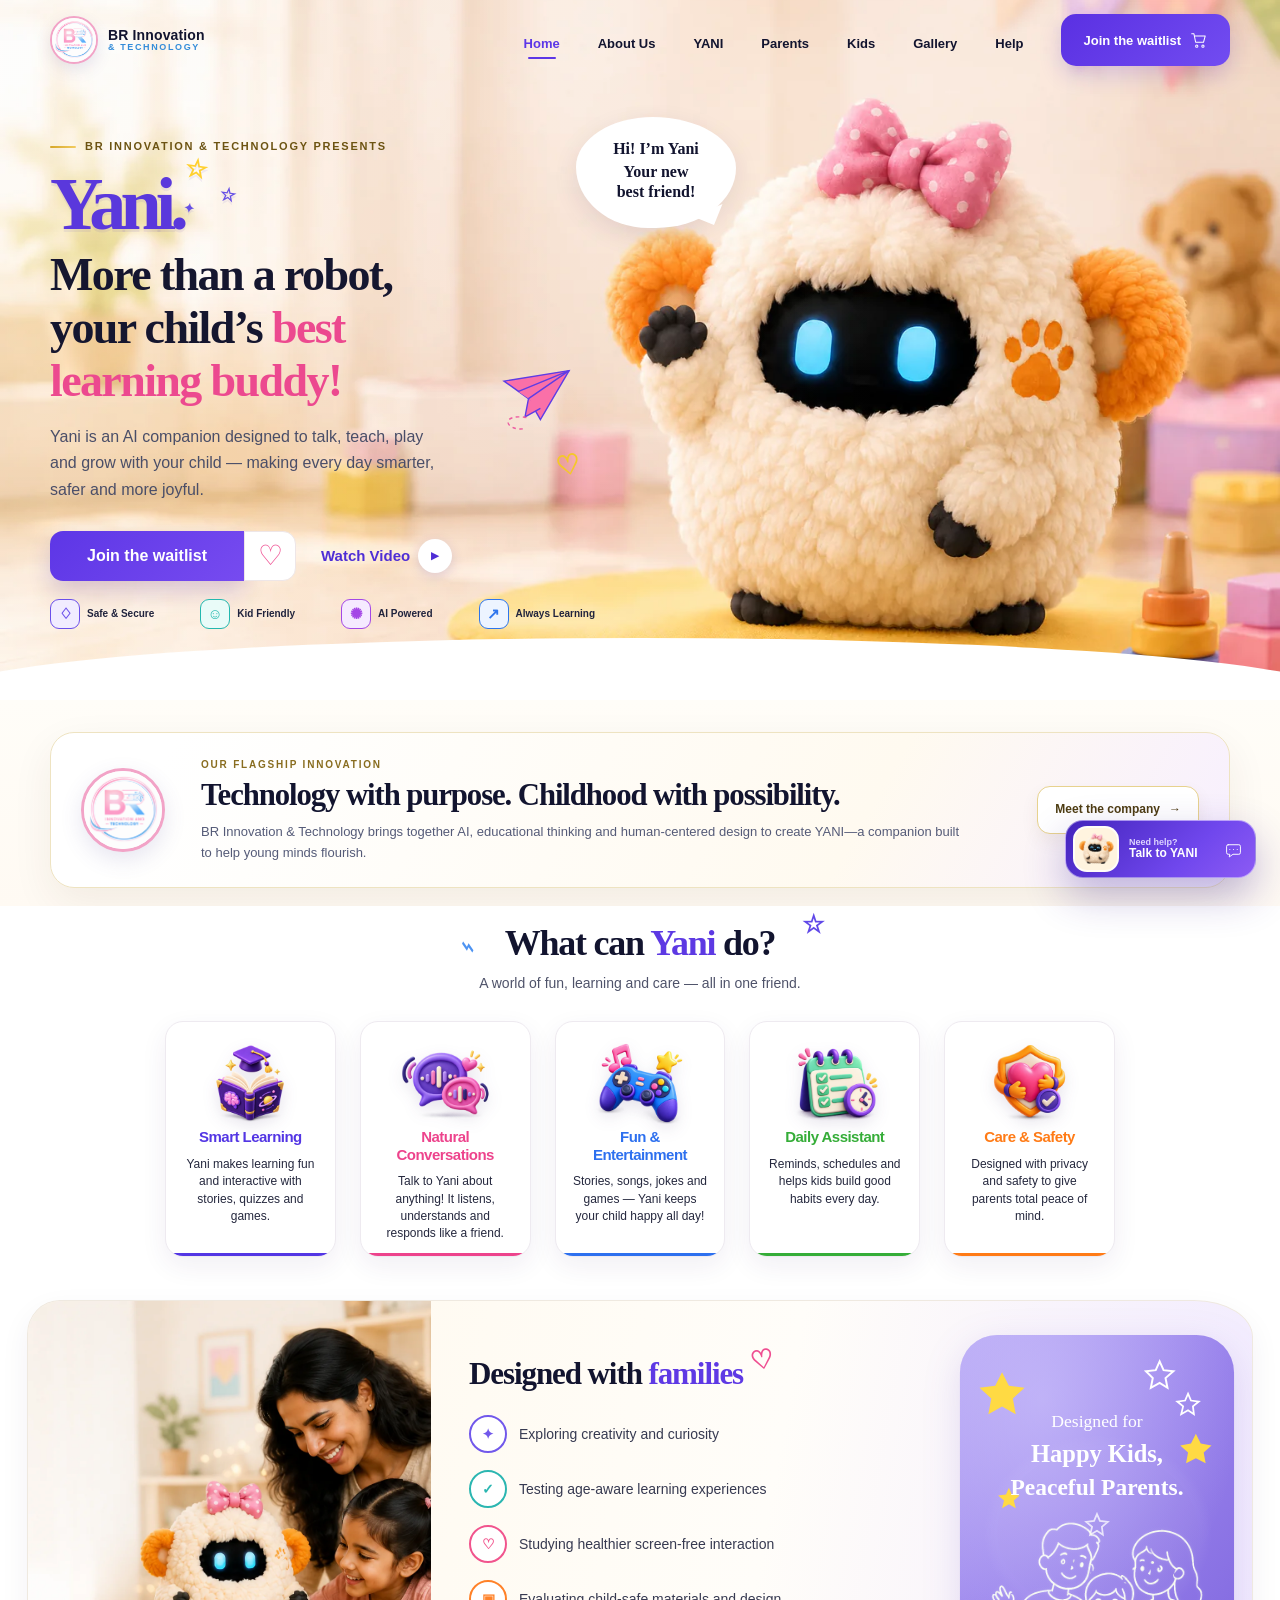
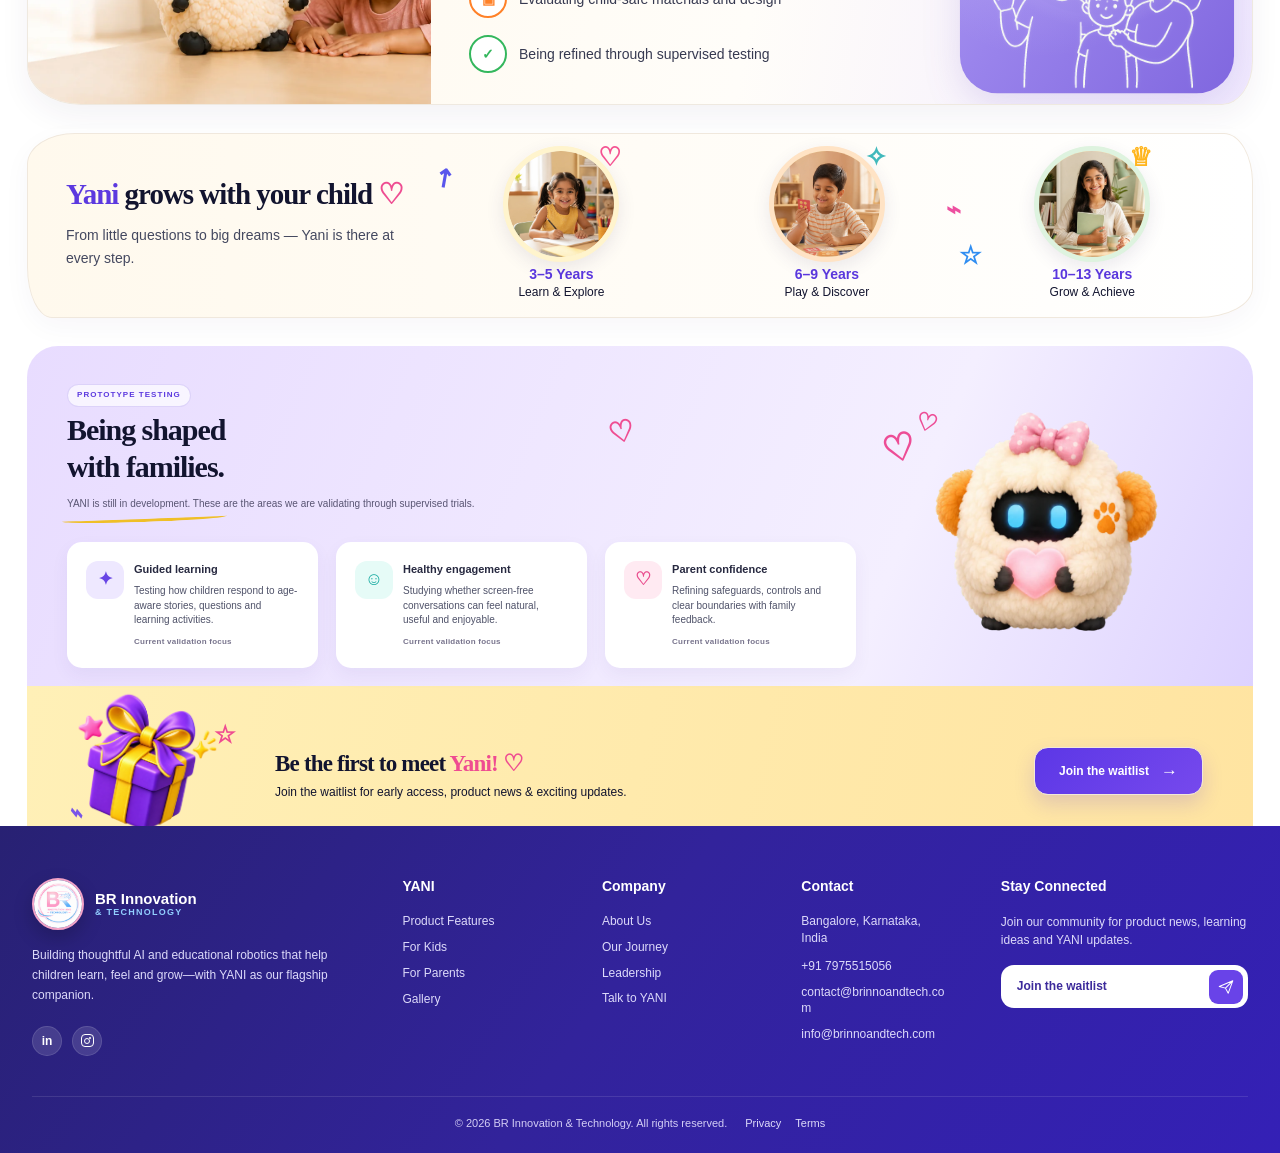
<file: index.html>
<!doctype html>
<html lang="en">
<head>
  <meta charset="utf-8">
  <meta name="viewport" content="width=device-width, initial-scale=1">
  <meta http-equiv="Content-Security-Policy" content="default-src 'self'; script-src 'self'; style-src 'self' 'unsafe-inline' https://fonts.googleapis.com; font-src https://fonts.gstatic.com; img-src 'self' data:; media-src 'self'; connect-src 'self'; object-src 'none'; base-uri 'self'; form-action 'self'; upgrade-insecure-requests">
  <meta name="referrer" content="strict-origin-when-cross-origin">
  <meta name="theme-color" content="#5b3be8">
  <meta name="robots" content="index, follow, max-image-preview:large">
  <meta name="author" content="BR Innovation &amp; Technology">
  <meta name="description" content="Meet YANI, BR Innovation &amp; Technology's adaptive AI learning companion prototype for children ages 3–13, designed for learning, play and parent guidance.">
  <title>YANI AI Learning Companion | BR Innovation &amp; Technology</title>
  <link rel="canonical" href="https://binduraju1511.github.io/britwebsite/">
  <meta property="og:type" content="website"><meta property="og:locale" content="en_IN"><meta property="og:site_name" content="BR Innovation &amp; Technology">
  <meta property="og:title" content="YANI AI Learning Companion | BR Innovation &amp; Technology">
  <meta property="og:description" content="Meet the YANI adaptive AI learning companion prototype for children ages 3–13.">
  <meta property="og:url" content="https://binduraju1511.github.io/britwebsite/"><meta property="og:image" content="https://binduraju1511.github.io/britwebsite/assets/images/gallery-hero-collage.webp"><meta property="og:image:alt" content="Children learning and playing with YANI">
  <meta name="twitter:card" content="summary_large_image"><meta name="twitter:title" content="YANI AI Learning Companion"><meta name="twitter:description" content="An adaptive learning companion prototype by BR Innovation &amp; Technology."><meta name="twitter:image" content="https://binduraju1511.github.io/britwebsite/assets/images/gallery-hero-collage.webp">
  <link rel="icon" type="image/png" href="assets/images/new_logo.png">
  <link rel="apple-touch-icon" href="assets/images/new_logo.png">
  <link rel="manifest" href="site.webmanifest">
  <link rel="preconnect" href="https://fonts.googleapis.com">
  <link rel="preconnect" href="https://fonts.gstatic.com" crossorigin>
  <link href="https://fonts.googleapis.com/css2?family=Mali:wght@500;600;700&family=Nunito:wght@400;600;700;800;900&display=swap" rel="stylesheet">
  <link rel="stylesheet" href="fidelity.css">
  <link rel="stylesheet" href="reference.css">
  <link rel="stylesheet" href="home.css">
  <link rel="stylesheet" href="footer.css">
  <link rel="stylesheet" href="mobile.css">
  <link rel="stylesheet" href="brand.css">
  <script src="site.js" defer></script>
</head>
<body data-page="home">
  <a class="skip-link" href="#main-content">Skip to content</a>
  <div id="site-header"><header class="site-header"><div class="shell nav"><a class="logo company-brand" href="index.html" aria-label="BR Innovation & Technology home"><img decoding="async" src="assets/images/new_logo.png" alt=""><span class="company-brand-copy"><strong>BR Innovation</strong><small>&amp; Technology</small></span></a><nav class="nav-links" id="nav-links"><a class="active" href="index.html">Home</a><a class="" href="about.html">About Us</a><a class="" href="features.html">YANI</a><a class="" href="parents.html">Parents</a><a class="" href="kids.html">Kids</a><a class="" href="gallery.html">Gallery</a><a class="" href="faq.html">Help</a></nav><a class="preorder top-waitlist" href="https://docs.google.com/forms/d/e/1FAIpQLSd5mBxb2ew8po_1-Mn3jcnMzPR-8_mQHuDWSE70P9n4hNMu1w/viewform?usp=publish-editor" target="_blank" rel="noopener noreferrer">Join the waitlist <svg viewBox="0 0 32 32" aria-hidden="true"><path d="M3 5h4l3 15h14l3-11H9M12 25a2 2 0 1 0 0 4 2 2 0 0 0 0-4Zm11 0a2 2 0 1 0 0 4 2 2 0 0 0 0-4Z"/></svg></a><button class="menu-btn" aria-label="Open menu"><i></i><i></i><i></i></button></div></header></div>
  <main id="main-content"><section class="home-hero">
  <div class="home-hero-scene" role="img" aria-label="Plush Yani waving in a warm children's room"></div>
  <div class="shell home-hero-inner"><div class="home-hero-copy">
    <div class="company-eyebrow"><span></span> BR Innovation &amp; Technology presents</div>
    <div class="home-yani-word">Yani.<span class="word-stars" aria-hidden="true">☆<b>☆</b><i>✦</i></span></div>
    <h1>More than a robot,<br>your child’s <span>best<br>learning buddy!</span></h1>
    <p>Yani is an AI companion designed to talk, teach, play and grow with your child — making every day smarter, safer and more joyful.</p>
    <div class="home-actions"><a class="home-preorder" href="https://docs.google.com/forms/d/e/1FAIpQLSd5mBxb2ew8po_1-Mn3jcnMzPR-8_mQHuDWSE70P9n4hNMu1w/viewform?usp=publish-editor" target="_blank" rel="noopener noreferrer">Join the waitlist</a><span class="heart-chip" aria-hidden="true">♡</span><a class="watch-link" href="gallery.html">Watch Video <i>▶</i></a></div>
    <div class="home-trust" aria-label="Yani benefits"><span><i>♢</i>Safe &amp; Secure</span><span><i>☺</i>Kid Friendly</span><span><i>✺</i>AI Powered</span><span><i>↗</i>Always Learning</span></div>
  </div></div>
  <div class="hero-bubble"><strong>Hi! I’m Yani</strong><span>Your new<br>best friend!</span></div>
  <svg class="paper-plane" viewBox="0 0 120 100" aria-hidden="true"><path d="M15 23 108 8 67 78 50 48 15 23Z"/><path d="m50 48 58-40-73 30M50 48l-5 26 22-12"/><path class="plane-trail" d="M47 75C8 69 17 95 44 91"/></svg><span class="hero-yellow-heart" aria-hidden="true">♡</span>
  <div class="home-hero-wave" aria-hidden="true"></div>
</section>
<section class="company-intro-band" aria-labelledby="company-intro-title"><div class="shell company-intro-card"><img loading="lazy" decoding="async" src="assets/images/new_logo.png" alt="BR Innovation &amp; Technology logo"><div><span>Our flagship innovation</span><h2 id="company-intro-title">Technology with purpose. Childhood with possibility.</h2><p>BR Innovation &amp; Technology brings together AI, educational thinking and human-centered design to create YANI—a companion built to help young minds flourish.</p></div><a href="about.html">Meet the company <b aria-hidden="true">→</b></a></div></section>
<section class="home-capabilities"><div class="shell"><div class="home-section-title"><h2>What can <span>Yani</span> do?</h2><p>A world of fun, learning and care — all in one friend.</p><i class="title-star">☆</i><i class="title-swoosh">⌁</i></div>
  <div class="home-feature-grid">
    <article class="home-feature purple-card"><div class="feature-icon"><img loading="lazy" decoding="async" src="assets/images/home-feature-smart-learning-v3.webp" alt=""></div><h3>Smart Learning</h3><p>Yani makes learning fun and interactive with stories, quizzes and games.</p></article>
    <article class="home-feature pink-card"><div class="feature-icon"><img loading="lazy" decoding="async" src="assets/images/home-feature-conversations-v3.webp" alt=""></div><h3>Natural Conversations</h3><p>Talk to Yani about anything! It listens, understands and responds like a friend.</p></article>
    <article class="home-feature blue-card"><div class="feature-icon"><img loading="lazy" decoding="async" src="assets/images/home-feature-entertainment-v3.webp" alt=""></div><h3>Fun &amp; Entertainment</h3><p>Stories, songs, jokes and games — Yani keeps your child happy all day!</p></article>
    <article class="home-feature green-card"><div class="feature-icon"><img loading="lazy" decoding="async" src="assets/images/home-feature-daily-v3.webp" alt=""></div><h3>Daily Assistant</h3><p>Reminds, schedules and helps kids build good habits every day.</p></article>
    <article class="home-feature orange-card"><div class="feature-icon"><img loading="lazy" decoding="async" src="assets/images/home-feature-safety-v3.webp" alt=""></div><h3>Care &amp; Safety</h3><p>Designed with privacy and safety to give parents total peace of mind.</p></article>
  </div>
</div></section>
<section class="home-love-section"><div class="shell home-love-panel"><div class="home-love-photo" role="img" aria-label="A parent and child enjoying time with Yani"></div>
  <div class="home-love-copy"><h2>Designed with <span>families</span><em>♡</em></h2><ul>
    <li><i class="bullet purple-bullet">✦</i><span>Exploring creativity and curiosity</span></li><li><i class="bullet cyan-bullet">✓</i><span>Testing age-aware learning experiences</span></li><li><i class="bullet pink-bullet">♡</i><span>Studying healthier screen-free interaction</span></li><li><i class="bullet orange-bullet">▣</i><span>Evaluating child-safe materials and design</span></li><li><i class="bullet green-bullet">✓</i><span>Being refined through supervised testing</span></li>
  </ul></div>
  <div class="happy-parent-card"><svg class="family-card-art" viewBox="0 0 284 370" role="img" aria-labelledby="family-card-title family-card-desc"><title id="family-card-title">Designed for Happy Kids, Peaceful Parents</title><desc id="family-card-desc">A smiling family of three drawn in white line art beneath playful stars.</desc><defs><linearGradient id="family-card-bg" x1="0" y1="0" x2="1" y2="1"><stop offset="0" stop-color="#b5a5f4"/><stop offset=".48" stop-color="#9a84ec"/><stop offset="1" stop-color="#8067df"/></linearGradient><radialGradient id="family-card-glow" cx="30%" cy="18%" r="72%"><stop offset="0" stop-color="#d8d0ff" stop-opacity=".5"/><stop offset="1" stop-color="#d8d0ff" stop-opacity="0"/></radialGradient><filter id="family-card-soft"><feGaussianBlur stdDeviation="4"/></filter></defs><rect x="2" y="2" width="280" height="366" rx="38" fill="url(#family-card-bg)"/><rect x="2" y="2" width="280" height="366" rx="38" fill="url(#family-card-glow)"/><ellipse cx="143" cy="203" rx="112" ry="94" fill="#fff" opacity=".035" filter="url(#family-card-soft)"/>
  <path d="m45 40 7 14 16 2-12 11 3 16-14-8-14 8 3-16-12-11 16-2 7-14Z" fill="#ffda43"/><path d="m206 29 4 9 10 1-8 7 2 10-8-5-9 5 2-10-7-7 10-1 4-9Z" fill="none" stroke="#fff" stroke-width="2"/><path d="m235 62 3 7 8 1-6 5 1 8-6-4-7 4 2-8-6-5 8-1 3-7Z" fill="none" stroke="#fff" stroke-width="1.8"/><path d="m243 103 5 10 11 2-8 7 2 11-10-5-10 5 2-11-8-7 11-2 5-10Z" fill="#ffda43"/><path d="m52 158 3 7 8 1-6 5 2 8-7-4-7 4 2-8-6-5 8-1 3-7Z" fill="#ffda43"/>
  <text x="142" y="96" fill="#fff" text-anchor="middle" font-family="Mali, cursive" font-size="18" font-weight="500">Designed for</text><text x="142" y="132" fill="#fff" text-anchor="middle" font-family="Mali, cursive" font-size="25" font-weight="600">Happy Kids,</text><text x="142" y="166" fill="#fff" text-anchor="middle" font-family="Mali, cursive" font-size="24" font-weight="600">Peaceful Parents.</text>
  <path d="m142 185 3 7 8 1-6 5 1 8-6-4-7 4 2-8-6-5 8-1 3-7Z" fill="none" stroke="#fff" stroke-width="1.8" opacity=".75"/></svg><img loading="lazy" decoding="async" class="generated-family-art" src="assets/images/family-line-transparent-crop-v1.webp" alt="Smiling mother, father and child"></div>
</div></section>
<section class="home-growth-section"><div class="shell home-growth-card"><div class="growth-copy"><h2><span>Yani</span> grows with your child <em>♡</em></h2><p>From little questions to big dreams — Yani is there at every step.</p></div>
  <article class="growth-age"><div class="age-photo age-young"><img loading="lazy" decoding="async" src="assets/images/age-3-5-indian.webp" alt="Indian girl learning and exploring"><i>♡</i></div><strong>3–5 Years</strong><small>Learn &amp; Explore</small><b class="age-doodle doodle-rocket">↗</b></article>
  <article class="growth-age"><div class="age-photo age-middle"><img loading="lazy" decoding="async" src="assets/images/age-6-9-indian.webp" alt="Indian boy playing and discovering"><i>✧</i></div><strong>6–9 Years</strong><small>Play &amp; Discover</small><b class="age-doodle doodle-arrow">⌁</b></article>
  <article class="growth-age"><div class="age-photo age-older"><img loading="lazy" decoding="async" src="assets/images/age-10-13-indian.webp" alt="Indian girl growing and achieving"><i>♕</i></div><strong>10–13 Years</strong><small>Grow &amp; Achieve</small><b class="age-doodle doodle-star">☆</b></article>
</div></section>
<section class="home-social-section"><div class="shell home-social-shell"><div class="home-testimonials"><div class="testimonial-heading"><span class="testing-badge">Prototype testing</span><h2>Being shaped<br>with families.</h2><span class="testimonial-heart">♡</span><i></i><p>YANI is still in development. These are the areas we are validating through supervised trials.</p></div>
  <article class="home-review testing-focus"><div class="testing-focus-icon purple-focus">✦</div><div><b>Guided learning</b><p>Testing how children respond to age-aware stories, questions and learning activities.</p><small>Current validation focus</small></div></article>
  <article class="home-review testing-focus"><div class="testing-focus-icon cyan-focus">☺</div><div><b>Healthy engagement</b><p>Studying whether screen-free conversations can feel natural, useful and enjoyable.</p><small>Current validation focus</small></div></article>
  <article class="home-review testing-focus"><div class="testing-focus-icon pink-focus">♡</div><div><b>Parent confidence</b><p>Refining safeguards, controls and clear boundaries with family feedback.</p><small>Current validation focus</small></div></article>
  <div class="home-testimonial-yani"><span class="robot-heart one">♡</span><span class="robot-heart two">♡</span><img loading="lazy" decoding="async" src="assets/images/yani-heart.webp" alt="Yani making a heart with its paws"></div>
  </div><div class="home-newsletter" id="early-access"><div class="gift-illustration" aria-hidden="true"><img loading="lazy" decoding="async" src="assets/images/newsletter-gift-v2.webp" alt=""><span class="gift-doodle pink-gift-star">☆</span><span class="gift-doodle gift-curl">⌁</span></div><div class="newsletter-copy"><h3>Be the first to meet <span>Yani!</span> <i>♡</i></h3><p>Join the waitlist for early access, product news &amp; exciting updates.</p></div><a class="home-signup home-waitlist" href="https://docs.google.com/forms/d/e/1FAIpQLSd5mBxb2ew8po_1-Mn3jcnMzPR-8_mQHuDWSE70P9n4hNMu1w/viewform?usp=publish-editor" target="_blank" rel="noopener noreferrer">Join the waitlist <span aria-hidden="true">→</span></a></div>
</div></section></main>
  <div id="site-footer"><footer class="site-footer"><div class="shell footer-shell"><div class="footer-grid">
  <section class="footer-about" aria-label="About BR Innovation & Technology"><a class="footer-company-brand" href="index.html"><img loading="lazy" decoding="async" src="assets/images/new_logo.png" alt=""><span><strong>BR Innovation</strong><small>&amp; Technology</small></span></a><p>Building thoughtful AI and educational robotics that help children learn, feel and grow—with YANI as our flagship companion.</p><div class="footer-socials" aria-label="Social links"><a href="https://www.linkedin.com/company/br-innovation-and-technology/" target="_blank" rel="noopener noreferrer" aria-label="BR Innovation & Technology on LinkedIn">in</a><a href="https://www.instagram.com/brinnovationandtechnology?igsh=aGExMDNpMHMxOXZx" target="_blank" rel="noopener noreferrer" aria-label="BR Innovation & Technology on Instagram"><span class="instagram-mark"></span></a></div></section>
  <nav class="footer-column" aria-label="Product links"><h3>YANI</h3><a href="features.html">Product Features</a><a href="kids.html">For Kids</a><a href="parents.html">For Parents</a><a href="gallery.html">Gallery</a></nav>
  <nav class="footer-column" aria-label="Company links"><h3>Company</h3><a href="about.html">About Us</a><a href="about.html#journey-title">Our Journey</a><a href="about.html">Leadership</a><button type="button" class="footer-chat-link" data-assistant-open aria-controls="yani-assistant">Talk to YANI</button></nav>
  <section class="footer-column footer-contact" aria-label="Contact information"><h3>Contact</h3><span>Bangalore, Karnataka, India</span><a href="tel:+917975515056">+91 7975515056</a><a href="mailto:contact@brinnoandtech.com">contact@brinnoandtech.com</a><a href="mailto:info@brinnoandtech.com">info@brinnoandtech.com</a></section>
  <section class="footer-connect"><h3>Stay Connected</h3><p>Join our community for product news, learning ideas and YANI updates.</p><a class="footer-form footer-waitlist" href="https://docs.google.com/forms/d/e/1FAIpQLSd5mBxb2ew8po_1-Mn3jcnMzPR-8_mQHuDWSE70P9n4hNMu1w/viewform?usp=publish-editor" target="_blank" rel="noopener noreferrer"><span>Join the waitlist</span><svg viewBox="0 0 32 32" aria-hidden="true"><path d="m4 15 24-10-8 22-5-9-11-3Zm11 3L28 5"/></svg></a></section>
  </div><div class="copyright"><span>© 2026 BR Innovation &amp; Technology. All rights reserved.</span><span class="footer-legal"><a href="privacy.html">Privacy</a><a href="terms.html">Terms</a></span></div></div></footer></div>
  <div class="toast" id="toast" role="status" aria-live="polite"></div>
</body>
</html>
</file>
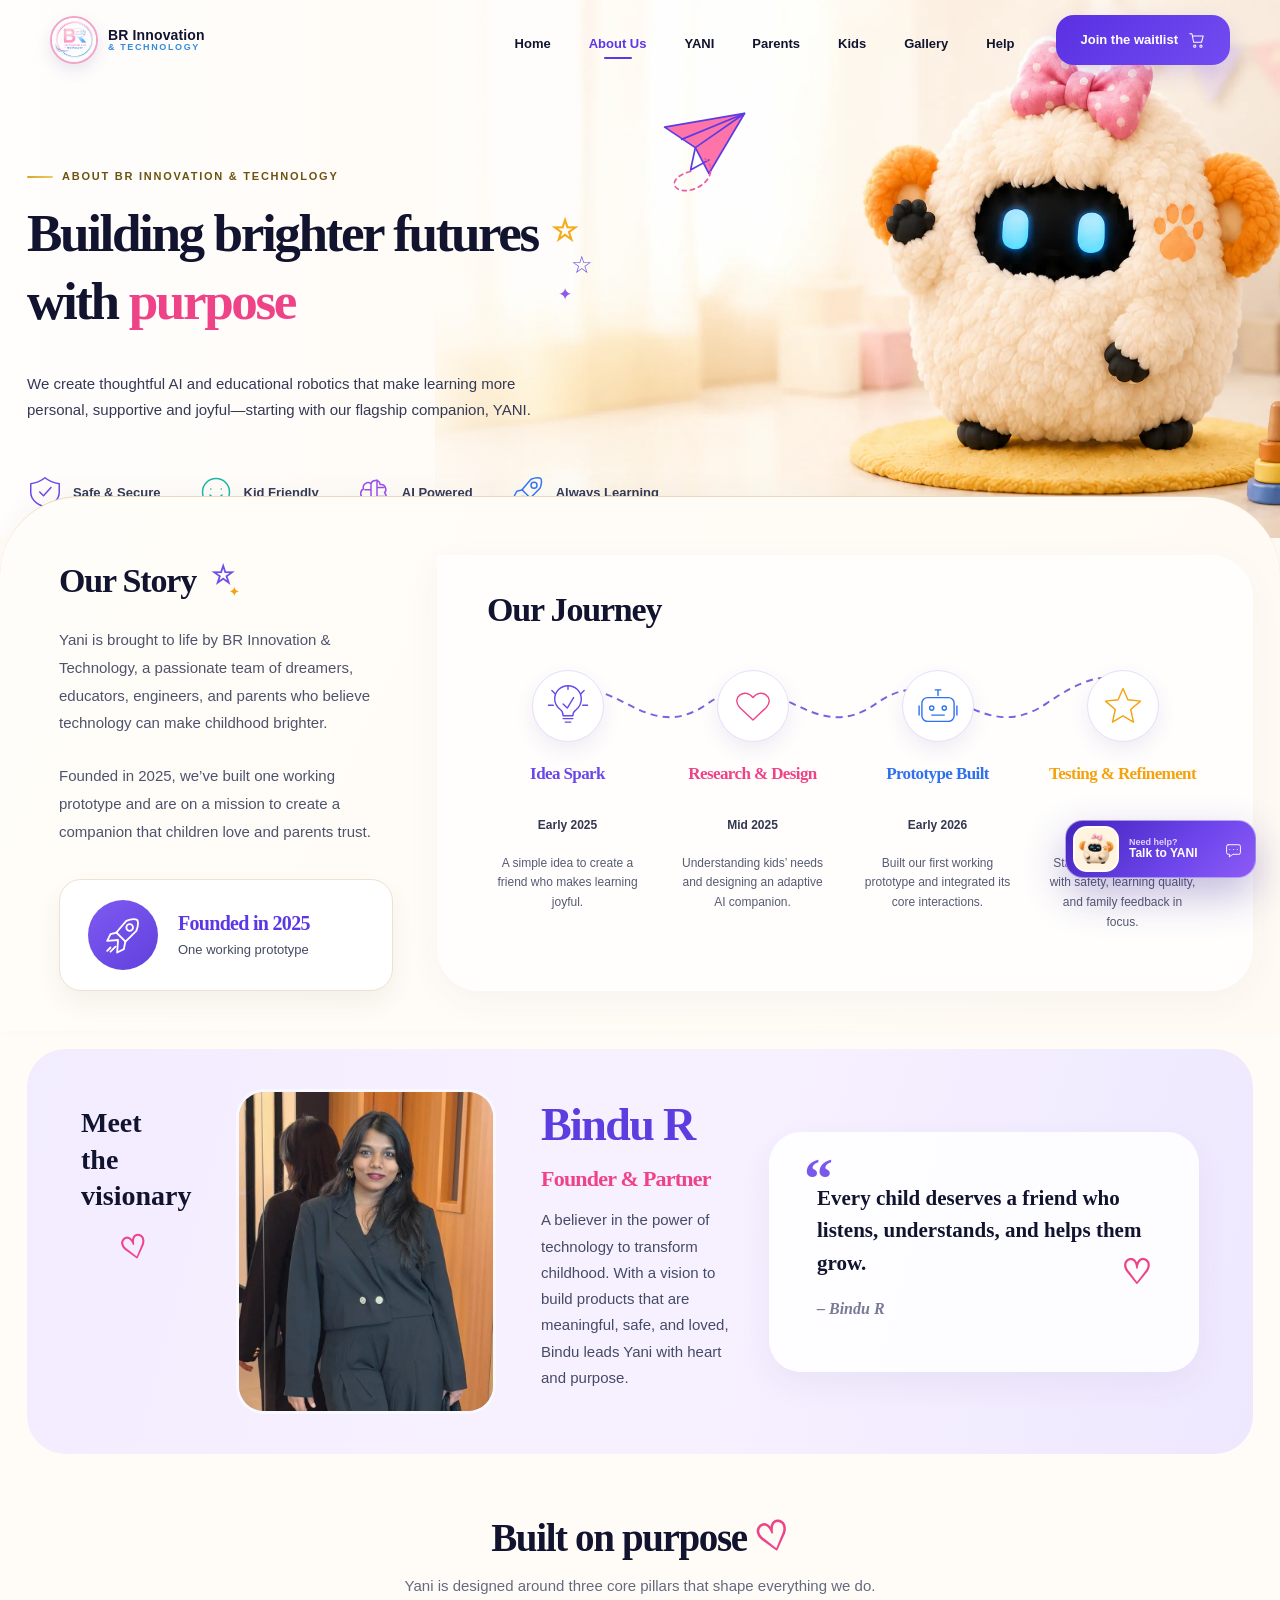
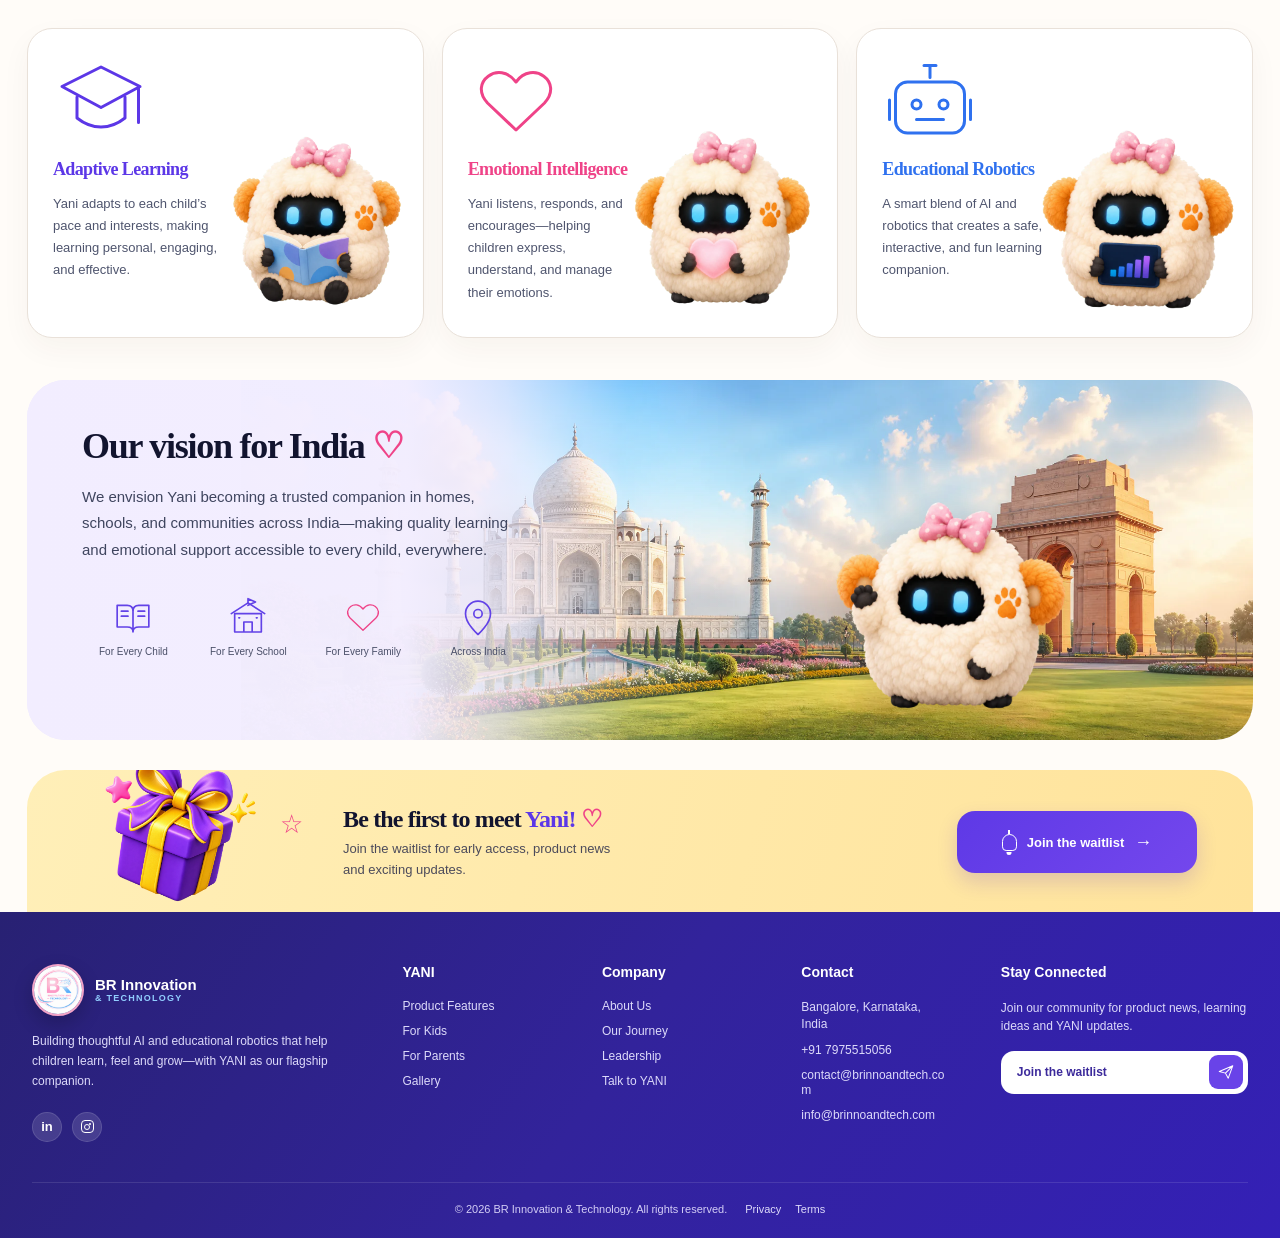
<file: about.html>
<!doctype html>
<html lang="en">
<head>
  <meta charset="utf-8"><meta name="viewport" content="width=device-width, initial-scale=1">
  <meta http-equiv="Content-Security-Policy" content="default-src 'self'; script-src 'self'; style-src 'self' 'unsafe-inline' https://fonts.googleapis.com; font-src https://fonts.gstatic.com; img-src 'self' data:; media-src 'self'; connect-src 'self'; object-src 'none'; base-uri 'self'; form-action 'self'; upgrade-insecure-requests"><meta name="referrer" content="strict-origin-when-cross-origin">
  <meta name="theme-color" content="#5b3be8"><meta name="robots" content="index, follow, max-image-preview:large"><meta name="author" content="BR Innovation &amp; Technology">
  <meta name="description" content="Meet BR Innovation & Technology, the Bangalore team developing YANI, an adaptive AI learning companion prototype for children and families.">
  <title>About BR Innovation &amp; Technology | YANI</title>
  <link rel="canonical" href="https://binduraju1511.github.io/britwebsite/about.html">
  <meta property="og:type" content="website"><meta property="og:locale" content="en_IN"><meta property="og:site_name" content="BR Innovation &amp; Technology"><meta property="og:title" content="About BR Innovation &amp; Technology"><meta property="og:description" content="Meet the Bangalore team and purpose behind the YANI learning companion prototype."><meta property="og:url" content="https://binduraju1511.github.io/britwebsite/about.html"><meta property="og:image" content="https://binduraju1511.github.io/britwebsite/assets/images/about-hero-scene.webp"><meta property="og:image:alt" content="The BR Innovation &amp; Technology team developing YANI">
  <meta name="twitter:card" content="summary_large_image"><meta name="twitter:title" content="About BR Innovation &amp; Technology"><meta name="twitter:description" content="Meet the team and purpose behind YANI."><meta name="twitter:image" content="https://binduraju1511.github.io/britwebsite/assets/images/about-hero-scene.webp">
  <link rel="icon" type="image/png" href="assets/images/new_logo.png">
  <link rel="apple-touch-icon" href="assets/images/new_logo.png"><link rel="manifest" href="site.webmanifest">
  <link rel="preconnect" href="https://fonts.googleapis.com"><link rel="preconnect" href="https://fonts.gstatic.com" crossorigin>
  <link href="https://fonts.googleapis.com/css2?family=Mali:wght@500;600;700&family=Nunito:wght@400;600;700;800;900&display=swap" rel="stylesheet">
  <link rel="stylesheet" href="fidelity.css"><link rel="stylesheet" href="reference.css"><link rel="stylesheet" href="about.css"><link rel="stylesheet" href="footer.css"><link rel="stylesheet" href="mobile.css"><link rel="stylesheet" href="brand.css"><script src="site.js" defer></script>
</head>
<body data-page="about"><a class="skip-link" href="#main-content">Skip to content</a><div id="site-header"><header class="site-header"><div class="shell nav"><a class="logo company-brand" href="index.html" aria-label="BR Innovation & Technology home"><img decoding="async" src="assets/images/new_logo.png" alt=""><span class="company-brand-copy"><strong>BR Innovation</strong><small>&amp; Technology</small></span></a><nav class="nav-links" id="nav-links"><a class="" href="index.html">Home</a><a class="active" href="about.html">About Us</a><a class="" href="features.html">YANI</a><a class="" href="parents.html">Parents</a><a class="" href="kids.html">Kids</a><a class="" href="gallery.html">Gallery</a><a class="" href="faq.html">Help</a></nav><a class="preorder top-waitlist" href="https://docs.google.com/forms/d/e/1FAIpQLSd5mBxb2ew8po_1-Mn3jcnMzPR-8_mQHuDWSE70P9n4hNMu1w/viewform?usp=publish-editor" target="_blank" rel="noopener noreferrer">Join the waitlist <svg viewBox="0 0 32 32" aria-hidden="true"><path d="M3 5h4l3 15h14l3-11H9M12 25a2 2 0 1 0 0 4 2 2 0 0 0 0-4Zm11 0a2 2 0 1 0 0 4 2 2 0 0 0 0-4Z"/></svg></a><button class="menu-btn" aria-label="Open menu"><i></i><i></i><i></i></button></div></header></div><main id="main-content"><section class="about-hero">
  <div class="about-hero-scene" role="img" aria-label="Yani waving in a warm children's room"></div>
  <div class="shell about-hero-inner"><div class="about-hero-copy">
    <div class="company-eyebrow"><span></span> About BR Innovation &amp; Technology</div>
    <div class="about-heading-wrap"><h1>Building brighter futures<br>with <span>purpose</span></h1><span class="heading-stars" aria-hidden="true"><b>☆</b><i>☆</i><em>✦</em></span></div>
    <p>We create thoughtful AI and educational robotics that make learning more personal, supportive and joyful&mdash;starting with our flagship companion, YANI.</p>
    <div class="about-trust"><span><i><svg viewBox="0 0 48 48" aria-hidden="true"><path d="M24 5c6 5 12 7 19 8v11c0 10-7 16-19 20C12 40 5 34 5 24V13c7-1 13-3 19-8Z"/><path d="m17 24 5 5 10-11"/></svg></i>Safe &amp; Secure</span><span><i><svg viewBox="0 0 48 48" aria-hidden="true"><circle cx="24" cy="24" r="18"/><path d="M17 20h.1M31 20h.1M16 28c5 7 11 7 16 0"/></svg></i>Kid Friendly</span><span><i><svg viewBox="0 0 48 48" aria-hidden="true"><path d="M17 41c-5 0-8-4-7-9-5-2-5-10 0-12-2-6 5-11 10-7 2-7 12-5 12 1 7-1 10 7 6 11 5 5 0 12-6 11-1 5-5 8-10 7M20 12v29M28 8v33M12 21h8M28 18h9M28 30h10"/></svg></i>AI Powered</span><span><i><svg viewBox="0 0 48 48" aria-hidden="true"><path d="M28 7c7-3 12-2 13-1 1 1 2 6-1 13L27 32l-11-11L28 7Z"/><circle cx="32" cy="15" r="4"/><path d="m17 21-8 2-4 8 13-1M27 31l-2 10-8 4 1-14M9 39l-4 4m10-5-6 6"/></svg></i>Always Learning</span></div>
  </div></div>
  <svg class="about-plane" viewBox="0 0 150 130" aria-hidden="true"><path class="plane-body" d="M17 28 134 8 82 96 62 58 17 28Z"/><path d="m62 58 72-50-92 38m20 12-7 33 27-15"/><path class="plane-trail" d="M55 93c-39 10-25 37 7 25 21-8 31-31 14-44"/></svg>
</section>
<section class="about-story-band"><div class="shell about-story-layout">
  <article class="about-story-copy"><h2>Our Story <span class="story-spark" aria-hidden="true">☆<small>✦</small></span></h2><p>Yani is brought to life by BR Innovation &amp; Technology, a passionate team of dreamers, educators, engineers, and parents who believe technology can make childhood brighter.</p><p>Founded in 2025, we&rsquo;ve built one working prototype and are on a mission to create a companion that children love and parents trust.</p>
    <div class="founded-card"><i><svg viewBox="0 0 48 48" aria-hidden="true"><path d="M28 7c7-3 12-2 13-1 1 1 2 6-1 13L27 32l-11-11L28 7Z"/><circle cx="32" cy="15" r="4"/><path d="m17 21-8 2-4 8 13-1M27 31l-2 10-8 4 1-14M9 39l-4 4m10-5-6 6"/></svg></i><div><h3>Founded in 2025</h3><p>One working prototype</p></div></div>
  </article>
  <section class="about-journey" aria-labelledby="journey-title"><h2 id="journey-title">Our Journey</h2><svg class="journey-route" viewBox="0 0 800 70" preserveAspectRatio="none" aria-hidden="true"><path d="M62 36c70-55 105 55 182 0s115 55 192 0 114 55 194 0 91-20 110 0"/></svg><div class="journey-steps">
    <article style="--journey-tone:#6748e9"><div class="journey-icon"><svg viewBox="0 0 60 60" aria-hidden="true"><path d="M19 35c-5-4-8-9-8-15a19 19 0 1 1 38 0c0 7-3 12-8 16-3 2-4 5-4 8H23c0-4-1-7-4-9Z"/><path d="M23 48h14M26 53h8M30 0v6M7 8l5 5M53 8l-5 5M2 29h7M51 29h7M23 27l6 6 9-15"/></svg></div><h3>Idea Spark</h3><strong>Early 2025</strong><p>A simple idea to create a friend who makes learning joyful.</p></article>
    <article style="--journey-tone:#ef4388"><div class="journey-icon"><svg viewBox="0 0 60 60" aria-hidden="true"><path d="M30 50 11 32C-2 18 19 3 30 18 41 3 62 18 49 32L30 50Z"/></svg></div><h3>Research &amp; Design</h3><strong>Mid 2025</strong><p>Understanding kids&rsquo; needs and designing an adaptive AI companion.</p></article>
    <article style="--journey-tone:#2f71ef"><div class="journey-icon"><svg viewBox="0 0 60 60" aria-hidden="true"><path d="M30 7v8M26 7h8M15 18h30a8 8 0 0 1 8 8v18a8 8 0 0 1-8 8H15a8 8 0 0 1-8-8V26a8 8 0 0 1 8-8Z"/><circle cx="21" cy="33" r="3"/><circle cx="39" cy="33" r="3"/><path d="M21 43h18M3 30v13M57 30v13"/></svg></div><h3>Prototype Built</h3><strong>Early 2026</strong><p>Built our first working prototype and integrated its core interactions.</p></article>
    <article style="--journey-tone:#f4a20d"><div class="journey-icon"><svg viewBox="0 0 60 60" aria-hidden="true"><path d="m30 5 7 16 18 2-14 12 4 18-15-9-15 9 4-18L5 23l18-2 7-16Z"/></svg></div><h3>Testing &amp; Refinement</h3><strong>Mid 2026</strong><p>Started supervised testing with safety, learning quality, and family feedback in focus.</p></article>
  </div></section>
</div></section>
<section class="about-founder-section"><div class="shell about-founder-panel"><div class="visionary-label">Meet<br>the<br>visionary <span aria-hidden="true">♡</span></div><figure class="founder-photo"><img loading="lazy" decoding="async" src="assets/images/bindu-r.webp" alt="Bindu R, founder and partner"></figure><article class="founder-bio"><h2>Bindu R</h2><h3>Founder &amp; Partner</h3><p>A believer in the power of technology to transform childhood. With a vision to build products that are meaningful, safe, and loved, Bindu leads Yani with heart and purpose.</p></article><blockquote class="founder-quote"><b>&ldquo;</b><p>Every child deserves a friend who listens, understands, and helps them grow. <span aria-hidden="true">♡</span></p><cite>&ndash; Bindu R</cite></blockquote></div></section>
<section class="about-purpose-section"><div class="shell"><div class="about-section-heading"><h2>Built on purpose <span aria-hidden="true">♡</span></h2><p>Yani is designed around three core pillars that shape everything we do.</p></div><div class="about-purpose-grid">
  <article class="about-purpose-card" style="--purpose-tone:#5c37e7"><div class="purpose-icon"><svg viewBox="0 0 60 60" aria-hidden="true"><path d="m4 21 26-13 26 13-26 14L4 21Z"/><path d="M14 28v14c10 8 22 8 32 0V28M55 22v23"/></svg></div><div><h3>Adaptive Learning</h3><p>Yani adapts to each child&rsquo;s pace and interests, making learning personal, engaging, and effective.</p></div><img loading="lazy" decoding="async" src="assets/images/yani-reading.webp" alt="Yani learning with a book"></article>
  <article class="about-purpose-card" style="--purpose-tone:#ef4388"><div class="purpose-icon"><svg viewBox="0 0 60 60" aria-hidden="true"><path d="M30 50 11 32C-2 18 19 3 30 18 41 3 62 18 49 32L30 50Z"/></svg></div><div><h3>Emotional Intelligence</h3><p>Yani listens, responds, and encourages&mdash;helping children express, understand, and manage their emotions.</p></div><img loading="lazy" decoding="async" src="assets/images/yani-heart.webp" alt="Yani holding a heart"></article>
  <article class="about-purpose-card" style="--purpose-tone:#2f71ef"><div class="purpose-icon"><svg viewBox="0 0 60 60" aria-hidden="true"><path d="M30 7v8M26 7h8M15 18h30a8 8 0 0 1 8 8v18a8 8 0 0 1-8 8H15a8 8 0 0 1-8-8V26a8 8 0 0 1 8-8Z"/><circle cx="21" cy="33" r="3"/><circle cx="39" cy="33" r="3"/><path d="M21 43h18M3 30v13M57 30v13"/></svg></div><div><h3>Educational Robotics</h3><p>A smart blend of AI and robotics that creates a safe, interactive, and fun learning companion.</p></div><img loading="lazy" decoding="async" src="assets/images/yani-chart.webp" alt="Yani using a learning tablet"></article>
</div></div></section>
<section class="about-india-section"><div class="shell about-india-panel"><div class="india-background" aria-hidden="true"></div><article class="india-copy"><h2>Our vision for India <span aria-hidden="true">♡</span></h2><p>We envision Yani becoming a trusted companion in homes, schools, and communities across India&mdash;making quality learning and emotional support accessible to every child, everywhere.</p><div class="vision-points"><span class="vision-point" style="--vision-tone:#6242e7"><i><svg viewBox="0 0 48 48" aria-hidden="true"><path d="M5 10h12c5 0 7 3 7 7v25c0-4-3-6-7-6H5V10Zm38 0H31c-5 0-7 3-7 7v25c0-4 3-6 7-6h12V10Z"/><path d="M10 17h8M10 23h8M30 17h8M30 23h8"/></svg></i><small>For Every Child</small></span><span class="vision-point" style="--vision-tone:#6242e7"><i><svg viewBox="0 0 48 48" aria-hidden="true"><path d="M4 20 24 7l20 13M8 20h32v22H8V20ZM19 42V30h10v12M13 25h1M34 25h1"/><path d="M24 7V2l9 4-9 4"/></svg></i><small>For Every School</small></span><span class="vision-point" style="--vision-tone:#ef4388"><i><svg viewBox="0 0 60 60" aria-hidden="true"><path d="M30 50 11 32C-2 18 19 3 30 18 41 3 62 18 49 32L30 50Z"/></svg></i><small>For Every Family</small></span><span class="vision-point" style="--vision-tone:#6242e7"><i><svg viewBox="0 0 48 48" aria-hidden="true"><path d="M39 20c0 12-15 25-15 25S9 32 9 20a15 15 0 1 1 30 0Z"/><circle cx="24" cy="20" r="5"/></svg></i><small>Across India</small></span></div></article><img loading="lazy" decoding="async" class="india-yani" src="assets/images/yani-wave.webp" alt="Yani welcoming children across India"></div></section>
<section class="about-newsletter-section" id="early-access"><div class="shell about-newsletter"><div class="about-gift"><img loading="lazy" decoding="async" src="assets/images/newsletter-gift-v2.webp" alt=""><span aria-hidden="true">☆</span></div><div class="about-news-copy"><h3>Be the first to meet <span>Yani!</span> <i aria-hidden="true">♡</i></h3><p>Join the waitlist for early access, product news and exciting updates.</p></div><a class="about-signup about-waitlist" href="https://docs.google.com/forms/d/e/1FAIpQLSd5mBxb2ew8po_1-Mn3jcnMzPR-8_mQHuDWSE70P9n4hNMu1w/viewform?usp=publish-editor" target="_blank" rel="noopener noreferrer"><span class="bell-icon" aria-hidden="true"></span>Join the waitlist <i aria-hidden="true">→</i></a></div></section></main><div id="site-footer"><footer class="site-footer"><div class="shell footer-shell"><div class="footer-grid">
  <section class="footer-about" aria-label="About BR Innovation & Technology"><a class="footer-company-brand" href="index.html"><img loading="lazy" decoding="async" src="assets/images/new_logo.png" alt=""><span><strong>BR Innovation</strong><small>&amp; Technology</small></span></a><p>Building thoughtful AI and educational robotics that help children learn, feel and grow—with YANI as our flagship companion.</p><div class="footer-socials" aria-label="Social links"><a href="https://www.linkedin.com/company/br-innovation-and-technology/" target="_blank" rel="noopener noreferrer" aria-label="BR Innovation & Technology on LinkedIn">in</a><a href="https://www.instagram.com/brinnovationandtechnology?igsh=aGExMDNpMHMxOXZx" target="_blank" rel="noopener noreferrer" aria-label="BR Innovation & Technology on Instagram"><span class="instagram-mark"></span></a></div></section>
  <nav class="footer-column" aria-label="Product links"><h3>YANI</h3><a href="features.html">Product Features</a><a href="kids.html">For Kids</a><a href="parents.html">For Parents</a><a href="gallery.html">Gallery</a></nav>
  <nav class="footer-column" aria-label="Company links"><h3>Company</h3><a href="about.html">About Us</a><a href="about.html#journey-title">Our Journey</a><a href="about.html">Leadership</a><button type="button" class="footer-chat-link" data-assistant-open aria-controls="yani-assistant">Talk to YANI</button></nav>
  <section class="footer-column footer-contact" aria-label="Contact information"><h3>Contact</h3><span>Bangalore, Karnataka, India</span><a href="tel:+917975515056">+91 7975515056</a><a href="mailto:contact@brinnoandtech.com">contact@brinnoandtech.com</a><a href="mailto:info@brinnoandtech.com">info@brinnoandtech.com</a></section>
  <section class="footer-connect"><h3>Stay Connected</h3><p>Join our community for product news, learning ideas and YANI updates.</p><a class="footer-form footer-waitlist" href="https://docs.google.com/forms/d/e/1FAIpQLSd5mBxb2ew8po_1-Mn3jcnMzPR-8_mQHuDWSE70P9n4hNMu1w/viewform?usp=publish-editor" target="_blank" rel="noopener noreferrer"><span>Join the waitlist</span><svg viewBox="0 0 32 32" aria-hidden="true"><path d="m4 15 24-10-8 22-5-9-11-3Zm11 3L28 5"/></svg></a></section>
  </div><div class="copyright"><span>© 2026 BR Innovation &amp; Technology. All rights reserved.</span><span class="footer-legal"><a href="privacy.html">Privacy</a><a href="terms.html">Terms</a></span></div></div></footer></div><div class="toast" id="toast" role="status" aria-live="polite"></div></body>
</html>
</file>
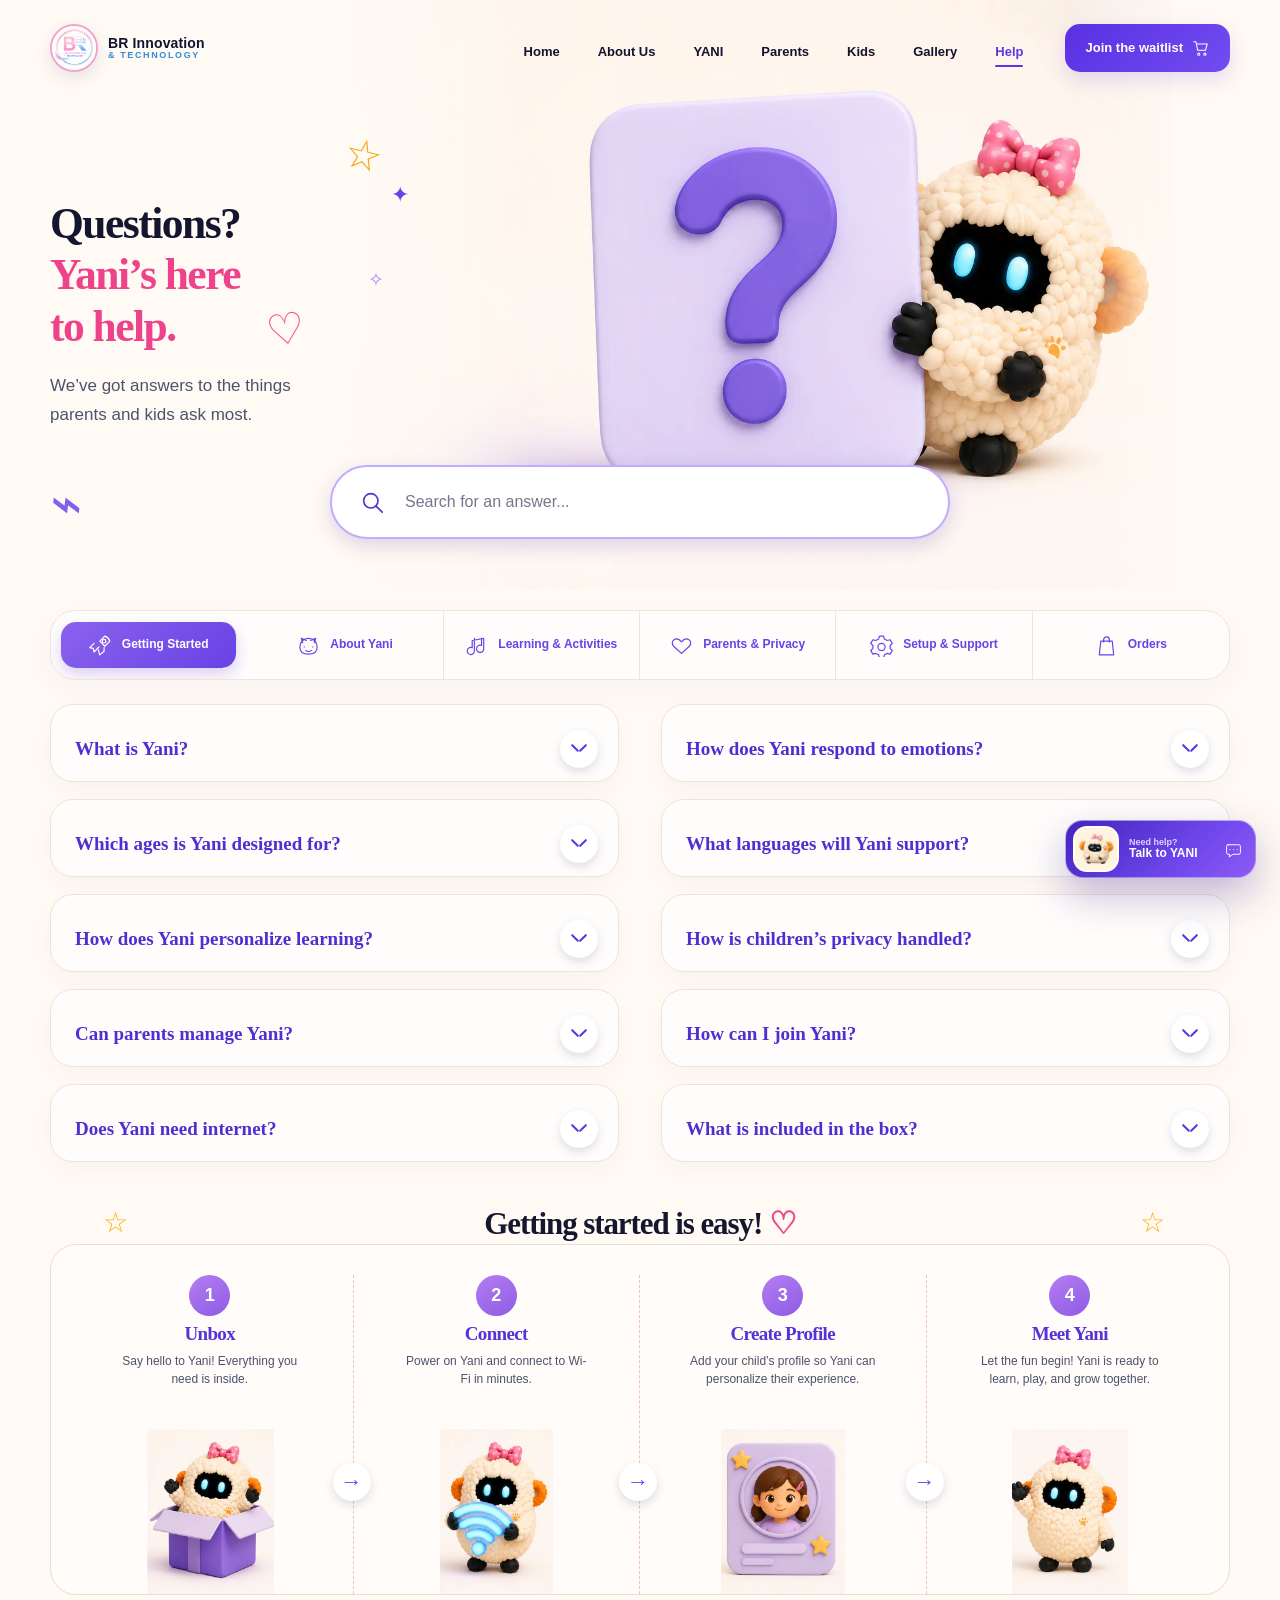
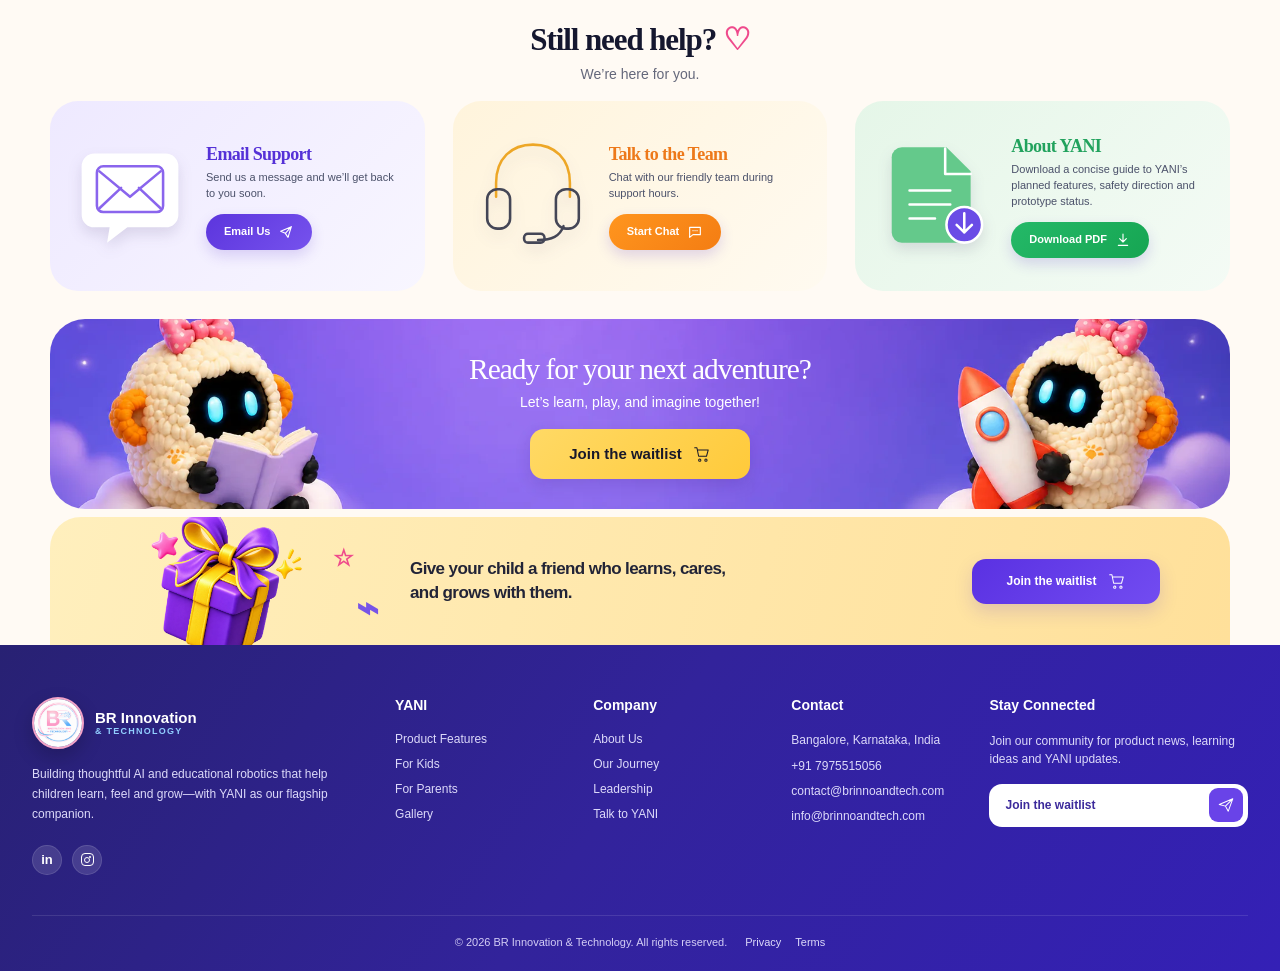
<file: faq.html>
<!doctype html>
<html lang="en">
<head>
  <meta charset="utf-8"><meta name="viewport" content="width=device-width, initial-scale=1">
  <meta http-equiv="Content-Security-Policy" content="default-src 'self'; script-src 'self'; style-src 'self' 'unsafe-inline' https://fonts.googleapis.com; font-src https://fonts.gstatic.com; img-src 'self' data:; media-src 'self'; connect-src 'self'; object-src 'none'; base-uri 'self'; form-action 'self'; upgrade-insecure-requests"><meta name="referrer" content="strict-origin-when-cross-origin">
  <meta name="theme-color" content="#5b3be8"><meta name="robots" content="index, follow, max-image-preview:large"><meta name="author" content="BR Innovation &amp; Technology">
  <meta name="description" content="Find clear answers about the YANI prototype, supported ages, learning, parent controls, privacy, setup and early-access availability.">
  <title>YANI FAQ | Learning, Privacy, Setup and Early Access</title>
  <link rel="canonical" href="https://binduraju1511.github.io/britwebsite/faq.html">
  <meta property="og:type" content="website"><meta property="og:locale" content="en_IN"><meta property="og:site_name" content="BR Innovation &amp; Technology"><meta property="og:title" content="YANI Help and FAQ"><meta property="og:description" content="Answers about YANI, supported ages, learning, privacy, setup and early access."><meta property="og:url" content="https://binduraju1511.github.io/britwebsite/faq.html"><meta property="og:image" content="https://binduraju1511.github.io/britwebsite/assets/images/faq-hero-scene.webp"><meta property="og:image:alt" content="YANI beside a colorful question mark">
  <meta name="twitter:card" content="summary_large_image"><meta name="twitter:title" content="YANI Help and FAQ"><meta name="twitter:description" content="Clear answers about the YANI prototype."><meta name="twitter:image" content="https://binduraju1511.github.io/britwebsite/assets/images/faq-hero-scene.webp">
  <link rel="icon" type="image/png" href="assets/images/new_logo.png">
  <link rel="apple-touch-icon" href="assets/images/new_logo.png"><link rel="manifest" href="site.webmanifest">
  <link rel="preconnect" href="https://fonts.googleapis.com"><link rel="preconnect" href="https://fonts.gstatic.com" crossorigin>
  <link href="https://fonts.googleapis.com/css2?family=Mali:wght@500;600;700&family=Nunito:wght@400;600;700;800;900&display=swap" rel="stylesheet">
  <link rel="stylesheet" href="fidelity.css"><link rel="stylesheet" href="reference.css"><link rel="stylesheet" href="faq.css"><link rel="stylesheet" href="footer.css"><link rel="stylesheet" href="mobile.css"><link rel="stylesheet" href="brand.css"><script src="site.js" defer></script>
</head>
<body data-page="faq"><a class="skip-link" href="#main-content">Skip to content</a><div id="site-header"><header class="site-header"><div class="shell nav"><a class="logo company-brand" href="index.html" aria-label="BR Innovation & Technology home"><img decoding="async" src="assets/images/new_logo.png" alt=""><span class="company-brand-copy"><strong>BR Innovation</strong><small>&amp; Technology</small></span></a><nav class="nav-links" id="nav-links"><a class="" href="index.html">Home</a><a class="" href="about.html">About Us</a><a class="" href="features.html">YANI</a><a class="" href="parents.html">Parents</a><a class="" href="kids.html">Kids</a><a class="" href="gallery.html">Gallery</a><a class="active" href="faq.html">Help</a></nav><a class="preorder top-waitlist" href="https://docs.google.com/forms/d/e/1FAIpQLSd5mBxb2ew8po_1-Mn3jcnMzPR-8_mQHuDWSE70P9n4hNMu1w/viewform?usp=publish-editor" target="_blank" rel="noopener noreferrer">Join the waitlist <svg viewBox="0 0 32 32" aria-hidden="true"><path d="M3 5h4l3 15h14l3-11H9M12 25a2 2 0 1 0 0 4 2 2 0 0 0 0-4Zm11 0a2 2 0 1 0 0 4 2 2 0 0 0 0-4Z"/></svg></a><button class="menu-btn" aria-label="Open menu"><i></i><i></i><i></i></button></div></header></div><main id="main-content"><section class="faq-hero"><div class="faq-hero-scene" role="img" aria-label="Yani peeking from behind a large question mark card"></div><div class="shell faq-hero-inner"><div class="faq-hero-copy"><span class="faq-doodle faq-star-one" aria-hidden="true">☆</span><span class="faq-doodle faq-star-two" aria-hidden="true">✦</span><span class="faq-doodle faq-heart-one" aria-hidden="true">♡</span><span class="faq-doodle faq-heart-two" aria-hidden="true">♡</span><span class="faq-doodle faq-sparkles" aria-hidden="true">✧</span><h1>Questions?<br><span>Yani’s here<br>to help.</span></h1><p>We’ve got answers to the things<br>parents and kids ask most.</p><span class="faq-curl" aria-hidden="true">⌁</span></div><label class="faq-search-wrap" for="faq-search"><svg viewBox="0 0 32 32" aria-hidden="true"><circle cx="14" cy="14" r="8.5"/><path d="m20.5 20.5 7 7"/></svg><span class="sr-only">Search frequently asked questions</span><input class="faq-search" id="faq-search" type="search" placeholder="Search for an answer..."></label></div></section>
<section class="faq-main"><div class="shell"><div class="faq-tabs" aria-label="FAQ categories"><button class="faq-tab active" data-faq="all" type="button" aria-pressed="true"><svg viewBox="0 0 32 32"><path d="M13 19 7 25l-1-5-5-1 6-6m8-3 7-7c3 1 6 4 7 7l-7 7-7-7Z"/><circle cx="21" cy="10" r="2.5"/><path d="m14 18-3 3m10-2v5l-6 5-2-7"/></svg><span>Getting Started</span></button><button class="faq-tab " data-faq="getting" type="button" aria-pressed="false"><svg viewBox="0 0 32 32"><path d="M4 18c0-7 5-12 12-12s12 5 12 12-5 10-12 10S4 25 4 18Z"/><path d="M8 12 6 6l7 3m11 3 2-6-7 3M10 18h.1m11.8 0h.1M12 23c3 2 5 2 8 0"/></svg><span>About Yani</span></button><button class="faq-tab " data-faq="learning" type="button" aria-pressed="false"><svg viewBox="0 0 32 32"><path d="M13 6v18a5 5 0 1 1-3-5V9l16-3v15a5 5 0 1 1-3-5V6"/></svg><span>Learning & Activities</span></button><button class="faq-tab " data-faq="parents" type="button" aria-pressed="false"><svg viewBox="0 0 32 32"><path d="M16 27 5 17C-1 10 9 2 16 11c7-9 17-1 11 6L16 27Z"/></svg><span>Parents & Privacy</span></button><button class="faq-tab " data-faq="support" type="button" aria-pressed="false"><svg viewBox="0 0 32 32"><path d="M13 3h6l1 4 4 2 4-1 3 5-3 3v4l3 3-3 5-4-1-4 2-1 4h-6l-1-4-4-2-4 1-3-5 3-3v-4l-3-3 3-5 4 1 4-2 1-4Z"/><circle cx="16" cy="18" r="5"/></svg><span>Setup & Support</span></button><button class="faq-tab " data-faq="orders" type="button" aria-pressed="false"><svg viewBox="0 0 32 32"><path d="M8 10h16l2 19H6L8 10Zm4 1V8a4 4 0 0 1 8 0v3"/></svg><span>Orders</span></button></div><div class="faq-grid"><article class="faq-item" data-cat="getting" data-text="what is yani? yani is an ai companion that learns, teaches, plays, and grows with your child—making every day an adventure."><button class="faq-q" type="button" aria-expanded="false"><span>What is Yani?</span><i aria-hidden="true"></i></button><div class="faq-a">Yani is an AI companion that learns, teaches, plays, and grows with your child—making every day an adventure.</div></article><article class="faq-item" data-cat="parents" data-text="how does yani respond to emotions? yani notices how your child feels and responds with kind words, fun activities, or quiet time when they need it."><button class="faq-q" type="button" aria-expanded="false"><span>How does Yani respond to emotions?</span><i aria-hidden="true"></i></button><div class="faq-a">Yani notices how your child feels and responds with kind words, fun activities, or quiet time when they need it.</div></article><article class="faq-item" data-cat="getting" data-text="which ages is yani designed for? yani is designed for children ages 3–13, with experiences tailored to different stages of growth."><button class="faq-q" type="button" aria-expanded="false"><span>Which ages is Yani designed for?</span><i aria-hidden="true"></i></button><div class="faq-a">Yani is designed for children ages 3–13, with experiences tailored to different stages of growth.</div></article><article class="faq-item" data-cat="learning" data-text="what languages will yani support? yani will support multiple languages. initial language availability and future expansions will be announced."><button class="faq-q" type="button" aria-expanded="false"><span>What languages will Yani support?</span><i aria-hidden="true"></i></button><div class="faq-a">Yani will support multiple languages. Initial language availability and future expansions will be announced.</div></article><article class="faq-item" data-cat="learning" data-text="how does yani personalize learning? yani listens, learns, and adapts to your child’s interests, pace, and progress to create meaningful experiences."><button class="faq-q" type="button" aria-expanded="false"><span>How does Yani personalize learning?</span><i aria-hidden="true"></i></button><div class="faq-a">Yani listens, learns, and adapts to your child’s interests, pace, and progress to create meaningful experiences.</div></article><article class="faq-item" data-cat="parents" data-text="how is children’s privacy handled? your child’s privacy is our priority. privacy-minded design and strong parent controls keep families in charge."><button class="faq-q" type="button" aria-expanded="false"><span>How is children’s privacy handled?</span><i aria-hidden="true"></i></button><div class="faq-a">Your child’s privacy is our priority. Privacy-minded design and strong parent controls keep families in charge.</div></article><article class="faq-item" data-cat="parents" data-text="can parents manage yani? yes! parents can manage settings, screen time, profiles, and content preferences through the parent app."><button class="faq-q" type="button" aria-expanded="false"><span>Can parents manage Yani?</span><i aria-hidden="true"></i></button><div class="faq-a">Yes! Parents can manage settings, screen time, profiles, and content preferences through the parent app.</div></article><article class="faq-item" data-cat="orders" data-text="how can i join yani? use any “join the waitlist” button to open the registration form."><button class="faq-q" type="button" aria-expanded="false"><span>How can I join Yani?</span><i aria-hidden="true"></i></button><div class="faq-a">Use any “Join the waitlist” button to open the registration form.</div></article><article class="faq-item" data-cat="support" data-text="does yani need internet? yani works best with an internet connection for updates and new content, while selected core features work offline."><button class="faq-q" type="button" aria-expanded="false"><span>Does Yani need internet?</span><i aria-hidden="true"></i></button><div class="faq-a">Yani works best with an internet connection for updates and new content, while selected core features work offline.</div></article><article class="faq-item" data-cat="orders" data-text="what is included in the box? yani, a charging cable, and a quick-start guide. additional details will be announced."><button class="faq-q" type="button" aria-expanded="false"><span>What is included in the box?</span><i aria-hidden="true"></i></button><div class="faq-a">Yani, a charging cable, and a quick-start guide. Additional details will be announced.</div></article></div><p class="faq-empty" id="faq-empty" hidden>No answers found. Try another question.</p></div></section>
<section class="faq-steps-section"><div class="shell"><div class="faq-section-heading"><h2>Getting started is easy! <span>♡</span></h2><i class="heading-star left" aria-hidden="true">☆</i><i class="heading-star right" aria-hidden="true">☆</i></div><div class="faq-steps"><article class="faq-step"><div class="faq-step-copy"><span class="step-number">1</span><h3>Unbox</h3><p>Say hello to Yani! Everything you need is inside.</p></div><div class="faq-step-art"><img loading="lazy" decoding="async" src="assets/images/faq-step-unbox-v3.webp" alt="Unbox Yani setup illustration"></div><span class="step-arrow" aria-hidden="true">→</span></article><article class="faq-step"><div class="faq-step-copy"><span class="step-number">2</span><h3>Connect</h3><p>Power on Yani and connect to Wi-Fi in minutes.</p></div><div class="faq-step-art"><img loading="lazy" decoding="async" src="assets/images/faq-step-connect-v3.webp" alt="Connect Yani setup illustration"></div><span class="step-arrow" aria-hidden="true">→</span></article><article class="faq-step"><div class="faq-step-copy"><span class="step-number">3</span><h3>Create Profile</h3><p>Add your child’s profile so Yani can personalize their experience.</p></div><div class="faq-step-art"><img loading="lazy" decoding="async" src="assets/images/faq-step-profile-v3.webp" alt="Create Profile Yani setup illustration"></div><span class="step-arrow" aria-hidden="true">→</span></article><article class="faq-step"><div class="faq-step-copy"><span class="step-number">4</span><h3>Meet Yani</h3><p>Let the fun begin! Yani is ready to learn, play, and grow together.</p></div><div class="faq-step-art"><img loading="lazy" decoding="async" src="assets/images/faq-step-meet-v3.webp" alt="Meet Yani Yani setup illustration"></div></article></div></div></section>
<section class="faq-help-section"><div class="shell"><div class="faq-section-heading"><h2>Still need help? <span>♡</span></h2><p>We’re here for you.</p></div><div class="faq-help-cards"><article class="faq-help-card mail"><div class="faq-help-icon"><svg viewBox="0 0 88 88"><path class="tile" d="M16 13h56a10 10 0 0 1 10 10v38a10 10 0 0 1-10 10H42L26 83l2-12H16A10 10 0 0 1 6 61V23a10 10 0 0 1 10-10Z"/><rect x="18" y="23" width="52" height="36" rx="5"/><path d="m20 27 24 20 24-20M20 56l17-16m31 16L51 40"/></svg></div><div><h3>Email Support</h3><p>Send us a message and we’ll get back to you soon.</p><a href="mailto:contact@brinnoandtech.com">Email Us <svg viewBox="0 0 24 24"><path d="m4 11 16-7-5 16-4-6-7-3Zm7 3 9-10"/></svg></a></div></article><article class="faq-help-card chat"><div class="faq-help-icon"><svg viewBox="0 0 88 88"><path class="band" d="M15 47V36C15 17 27 6 44 6s29 11 29 30v11"/><rect x="8" y="41" width="18" height="31" rx="8"/><rect x="62" y="41" width="18" height="31" rx="8"/><path d="M68 70c-3 8-9 11-20 11"/><rect x="37" y="76" width="16" height="7" rx="3"/></svg></div><div><h3>Talk to the Team</h3><p>Chat with our friendly team during support hours.</p><a href="mailto:contact@brinnoandtech.com?subject=YANI%20Support">Start Chat <svg viewBox="0 0 24 24"><path d="M4 5h16v11H9l-5 4V5Zm5 5h.1m2.9 0h.1m2.9 0h.1"/></svg></a></div></article><article class="faq-help-card guide"><div class="faq-help-icon"><svg viewBox="0 0 88 88"><path class="tile" d="M18 8h35l19 19v48a8 8 0 0 1-8 8H18a8 8 0 0 1-8-8V16a8 8 0 0 1 8-8Z"/><path d="M52 9v20h20M24 42h32M24 53h32M24 64h20"/><circle class="download" cx="67" cy="69" r="14"/><path class="download-line" d="M67 60v15m-6-6 6 6 6-6"/></svg></div><div><h3>About YANI</h3><p>Download a concise guide to YANI’s planned features, safety direction and prototype status.</p><a href="assets/docs/yani-features-guide.pdf" download="YANI-Features-Guide.pdf">Download PDF <svg viewBox="0 0 24 24"><path d="M12 3v12m-5-5 5 5 5-5M5 20h14"/></svg></a></div></article></div></div></section>
<section class="faq-adventure"><div class="shell faq-adventure-panel"><div class="faq-adventure-copy"><h2>Ready for your next adventure?</h2><p>Let’s learn, play, and imagine together!</p><a href="https://docs.google.com/forms/d/e/1FAIpQLSd5mBxb2ew8po_1-Mn3jcnMzPR-8_mQHuDWSE70P9n4hNMu1w/viewform?usp=publish-editor" target="_blank" rel="noopener noreferrer">Join the waitlist <svg viewBox="0 0 32 32" aria-hidden="true"><path d="M3 5h4l3 15h14l3-11H9M12 25a2 2 0 1 0 0 4 2 2 0 0 0 0-4Zm11 0a2 2 0 1 0 0 4 2 2 0 0 0 0-4Z"/></svg></a></div></div></section>
<section class="faq-gift-cta" id="early-access"><div class="shell faq-gift-panel"><div class="faq-gift-art"><img loading="lazy" decoding="async" src="assets/images/newsletter-gift-v2.webp" alt="Yellow gift box wrapped with a purple bow"><span>☆</span><i>⌁</i></div><h2>Give your child a friend who learns, cares,<br>and grows with them.</h2><a href="https://docs.google.com/forms/d/e/1FAIpQLSd5mBxb2ew8po_1-Mn3jcnMzPR-8_mQHuDWSE70P9n4hNMu1w/viewform?usp=publish-editor" target="_blank" rel="noopener noreferrer">Join the waitlist <svg viewBox="0 0 32 32" aria-hidden="true"><path d="M3 5h4l3 15h14l3-11H9M12 25a2 2 0 1 0 0 4 2 2 0 0 0 0-4Zm11 0a2 2 0 1 0 0 4 2 2 0 0 0 0-4Z"/></svg></a></div></section></main><div id="site-footer"><footer class="site-footer"><div class="shell footer-shell"><div class="footer-grid">
  <section class="footer-about" aria-label="About BR Innovation & Technology"><a class="footer-company-brand" href="index.html"><img loading="lazy" decoding="async" src="assets/images/new_logo.png" alt=""><span><strong>BR Innovation</strong><small>&amp; Technology</small></span></a><p>Building thoughtful AI and educational robotics that help children learn, feel and grow—with YANI as our flagship companion.</p><div class="footer-socials" aria-label="Social links"><a href="https://www.linkedin.com/company/br-innovation-and-technology/" target="_blank" rel="noopener noreferrer" aria-label="BR Innovation & Technology on LinkedIn">in</a><a href="https://www.instagram.com/brinnovationandtechnology?igsh=aGExMDNpMHMxOXZx" target="_blank" rel="noopener noreferrer" aria-label="BR Innovation & Technology on Instagram"><span class="instagram-mark"></span></a></div></section>
  <nav class="footer-column" aria-label="Product links"><h3>YANI</h3><a href="features.html">Product Features</a><a href="kids.html">For Kids</a><a href="parents.html">For Parents</a><a href="gallery.html">Gallery</a></nav>
  <nav class="footer-column" aria-label="Company links"><h3>Company</h3><a href="about.html">About Us</a><a href="about.html#journey-title">Our Journey</a><a href="about.html">Leadership</a><button type="button" class="footer-chat-link" data-assistant-open aria-controls="yani-assistant">Talk to YANI</button></nav>
  <section class="footer-column footer-contact" aria-label="Contact information"><h3>Contact</h3><span>Bangalore, Karnataka, India</span><a href="tel:+917975515056">+91 7975515056</a><a href="mailto:contact@brinnoandtech.com">contact@brinnoandtech.com</a><a href="mailto:info@brinnoandtech.com">info@brinnoandtech.com</a></section>
  <section class="footer-connect"><h3>Stay Connected</h3><p>Join our community for product news, learning ideas and YANI updates.</p><a class="footer-form footer-waitlist" href="https://docs.google.com/forms/d/e/1FAIpQLSd5mBxb2ew8po_1-Mn3jcnMzPR-8_mQHuDWSE70P9n4hNMu1w/viewform?usp=publish-editor" target="_blank" rel="noopener noreferrer"><span>Join the waitlist</span><svg viewBox="0 0 32 32" aria-hidden="true"><path d="m4 15 24-10-8 22-5-9-11-3Zm11 3L28 5"/></svg></a></section>
  </div><div class="copyright"><span>© 2026 BR Innovation &amp; Technology. All rights reserved.</span><span class="footer-legal"><a href="privacy.html">Privacy</a><a href="terms.html">Terms</a></span></div></div></footer></div><div class="toast" id="toast" role="status" aria-live="polite"></div></body>
</html>
</file>
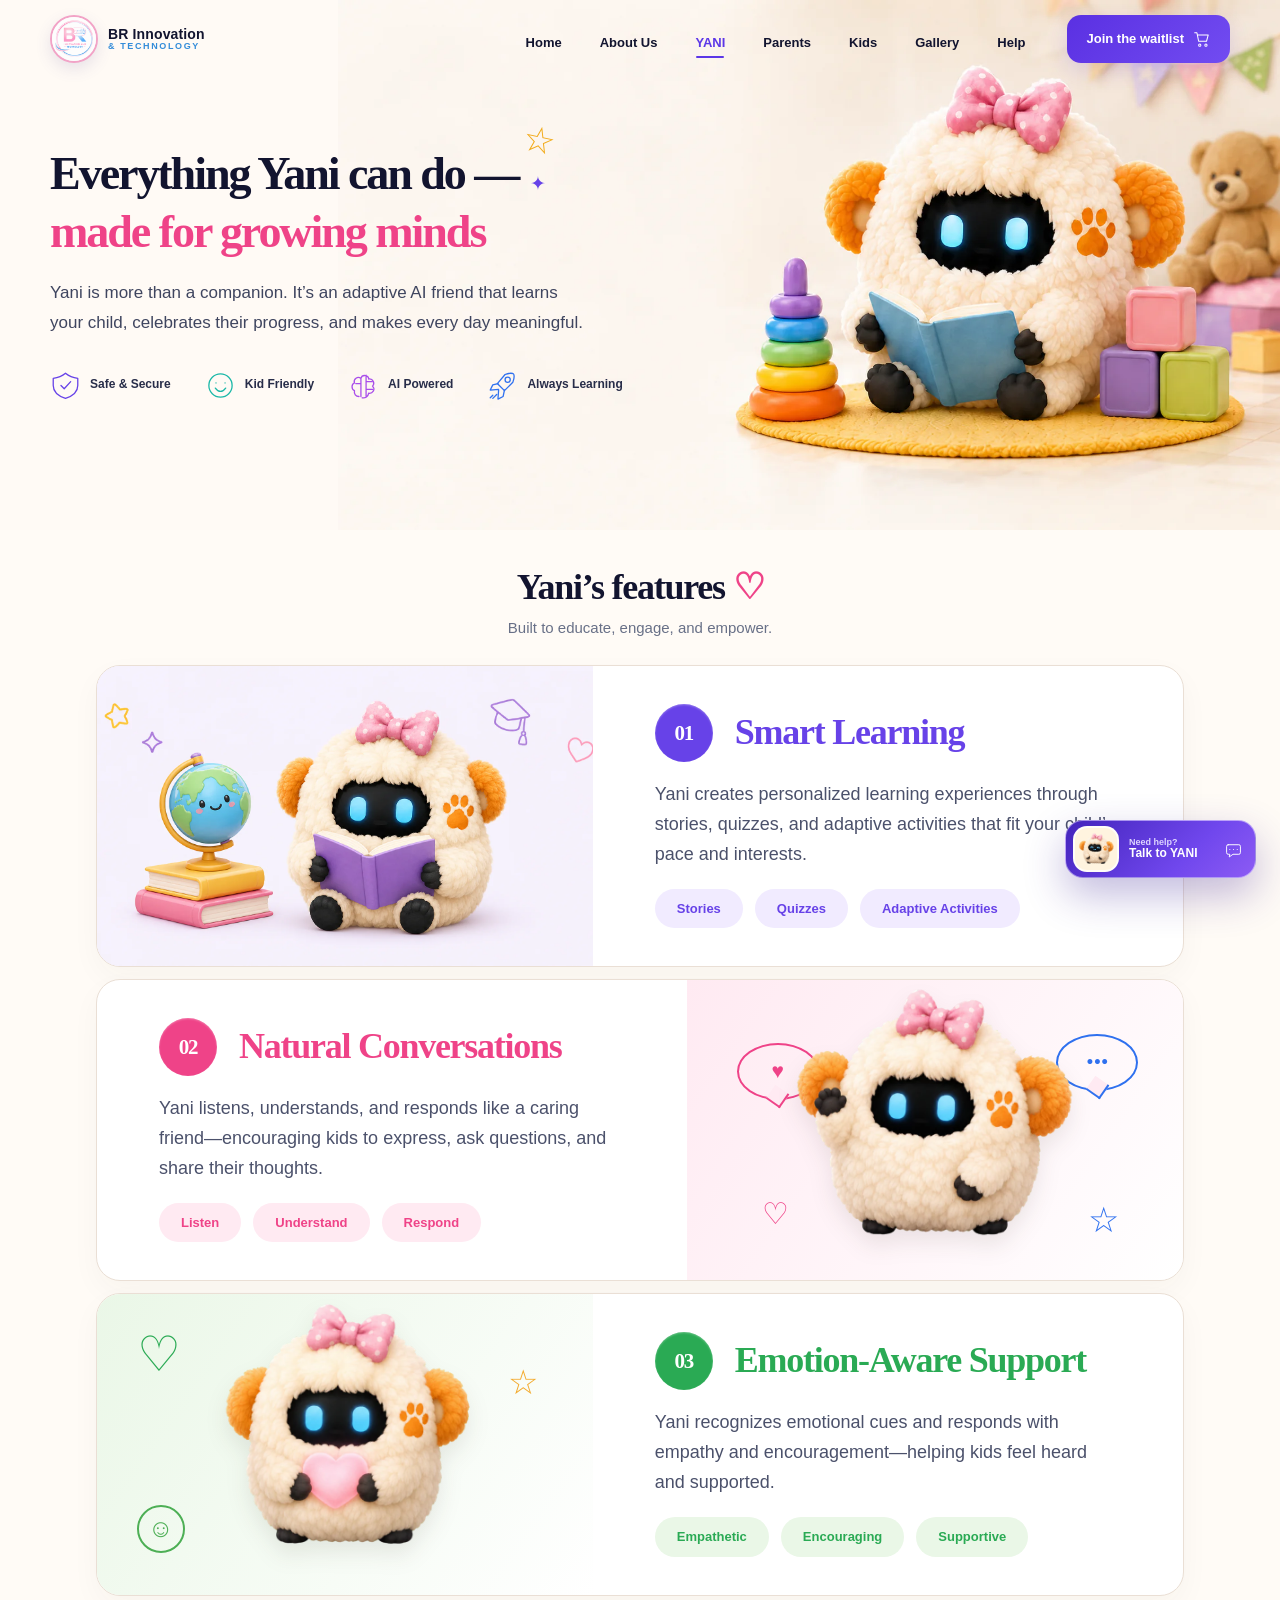
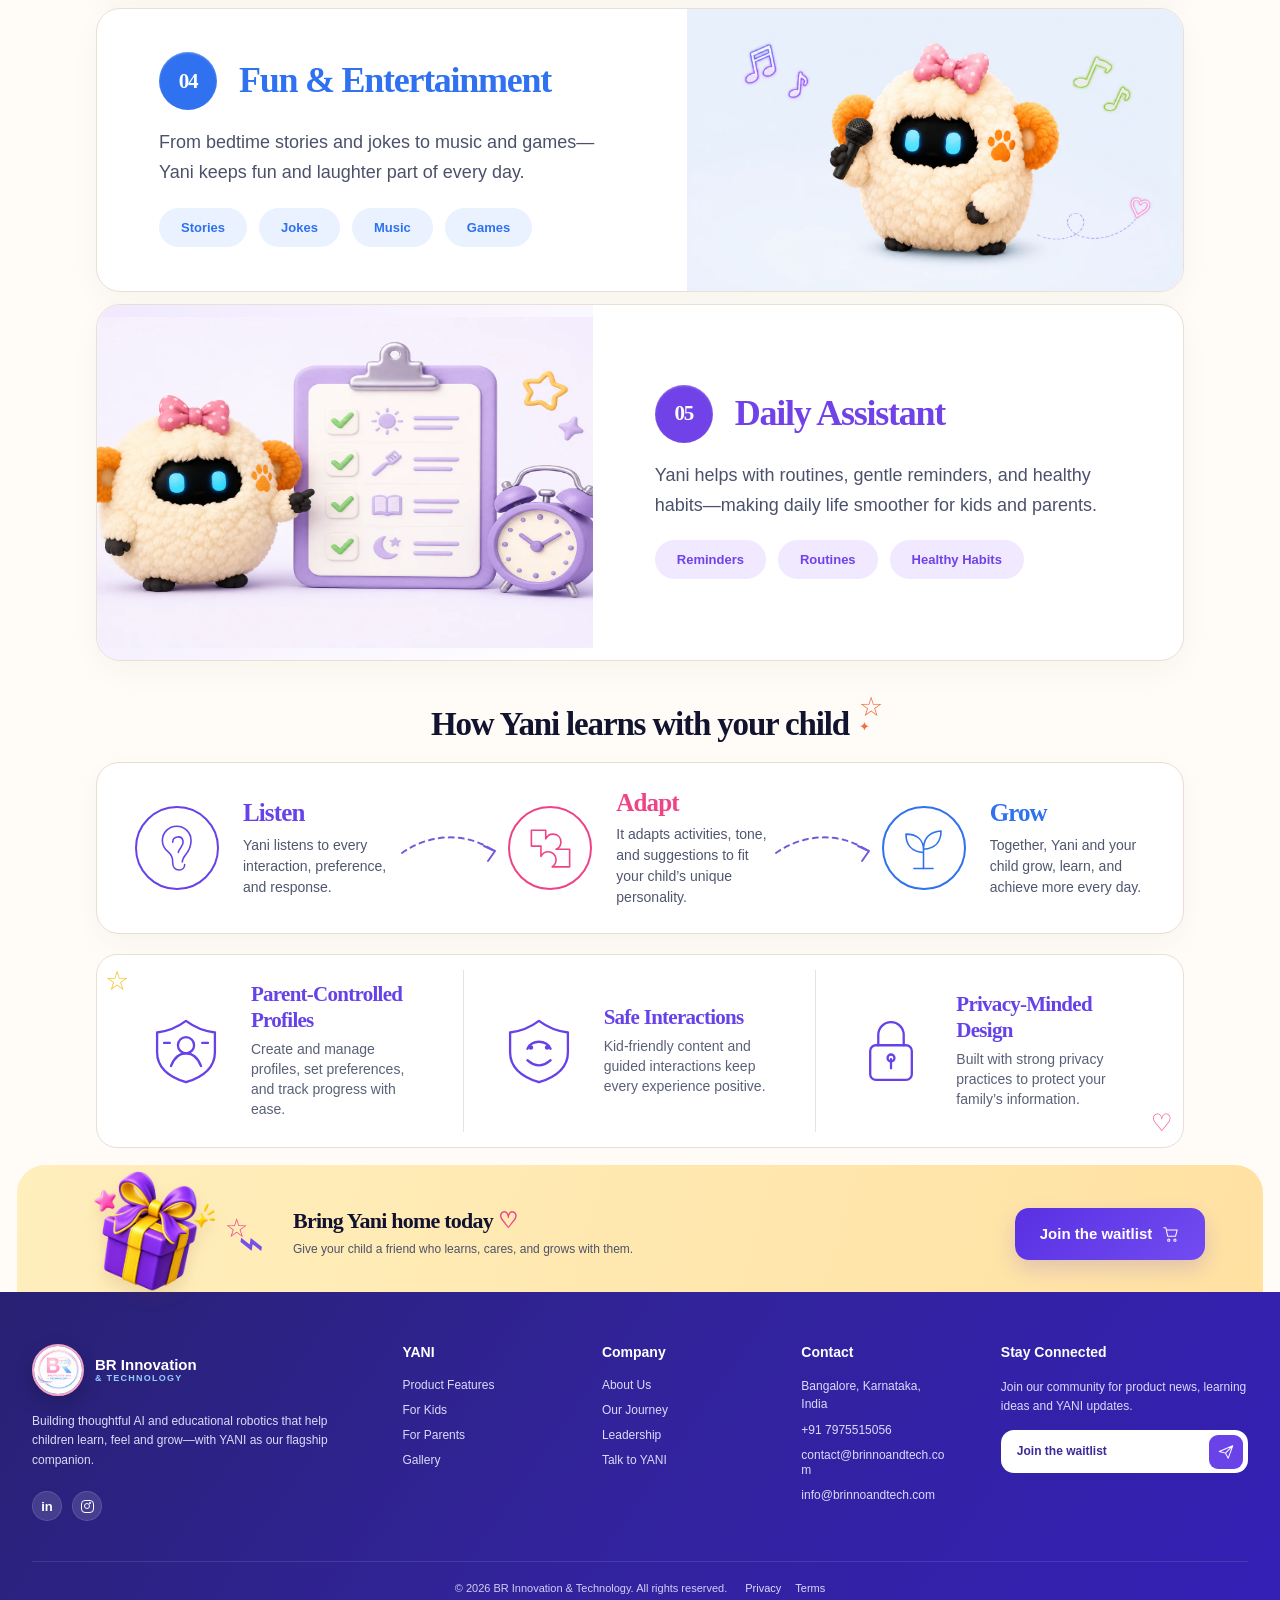
<file: features.html>
<!doctype html>
<html lang="en">
<head>
  <meta charset="utf-8"><meta name="viewport" content="width=device-width, initial-scale=1">
  <meta http-equiv="Content-Security-Policy" content="default-src 'self'; script-src 'self'; style-src 'self' 'unsafe-inline' https://fonts.googleapis.com; font-src https://fonts.gstatic.com; img-src 'self' data:; media-src 'self'; connect-src 'self'; object-src 'none'; base-uri 'self'; form-action 'self'; upgrade-insecure-requests"><meta name="referrer" content="strict-origin-when-cross-origin">
  <meta name="theme-color" content="#5b3be8"><meta name="robots" content="index, follow, max-image-preview:large"><meta name="author" content="BR Innovation &amp; Technology">
  <meta name="description" content="Explore the learning, conversation, play, routine and family-safety capabilities being developed for the YANI adaptive AI companion prototype.">
  <title>YANI Features | AI Learning Companion for Children</title>
  <link rel="canonical" href="https://binduraju1511.github.io/britwebsite/features.html">
  <meta property="og:type" content="website"><meta property="og:locale" content="en_IN"><meta property="og:site_name" content="BR Innovation &amp; Technology"><meta property="og:title" content="YANI Features | AI Learning Companion"><meta property="og:description" content="Explore the capabilities being developed and tested for YANI."><meta property="og:url" content="https://binduraju1511.github.io/britwebsite/features.html"><meta property="og:image" content="https://binduraju1511.github.io/britwebsite/assets/images/features-hero-scene.webp"><meta property="og:image:alt" content="YANI demonstrating adaptive learning activities">
  <meta name="twitter:card" content="summary_large_image"><meta name="twitter:title" content="YANI Features"><meta name="twitter:description" content="Learning, conversation, play and family features in development for YANI."><meta name="twitter:image" content="https://binduraju1511.github.io/britwebsite/assets/images/features-hero-scene.webp">
  <link rel="icon" type="image/png" href="assets/images/new_logo.png">
  <link rel="apple-touch-icon" href="assets/images/new_logo.png"><link rel="manifest" href="site.webmanifest">
  <link rel="preconnect" href="https://fonts.googleapis.com"><link rel="preconnect" href="https://fonts.gstatic.com" crossorigin>
  <link href="https://fonts.googleapis.com/css2?family=Mali:wght@500;600;700&family=Nunito:wght@400;600;700;800;900&display=swap" rel="stylesheet">
  <link rel="stylesheet" href="fidelity.css"><link rel="stylesheet" href="reference.css"><link rel="stylesheet" href="features.css"><link rel="stylesheet" href="footer.css"><link rel="stylesheet" href="mobile.css"><link rel="stylesheet" href="brand.css"><script src="site.js" defer></script>
</head>
<body data-page="features"><a class="skip-link" href="#main-content">Skip to content</a><div id="site-header"><header class="site-header"><div class="shell nav"><a class="logo company-brand" href="index.html" aria-label="BR Innovation & Technology home"><img decoding="async" src="assets/images/new_logo.png" alt=""><span class="company-brand-copy"><strong>BR Innovation</strong><small>&amp; Technology</small></span></a><nav class="nav-links" id="nav-links"><a class="" href="index.html">Home</a><a class="" href="about.html">About Us</a><a class="active" href="features.html">YANI</a><a class="" href="parents.html">Parents</a><a class="" href="kids.html">Kids</a><a class="" href="gallery.html">Gallery</a><a class="" href="faq.html">Help</a></nav><a class="preorder top-waitlist" href="https://docs.google.com/forms/d/e/1FAIpQLSd5mBxb2ew8po_1-Mn3jcnMzPR-8_mQHuDWSE70P9n4hNMu1w/viewform?usp=publish-editor" target="_blank" rel="noopener noreferrer">Join the waitlist <svg viewBox="0 0 32 32" aria-hidden="true"><path d="M3 5h4l3 15h14l3-11H9M12 25a2 2 0 1 0 0 4 2 2 0 0 0 0-4Zm11 0a2 2 0 1 0 0 4 2 2 0 0 0 0-4Z"/></svg></a><button class="menu-btn" aria-label="Open menu"><i></i><i></i><i></i></button></div></header></div><main id="main-content"><section class="features-hero"><div class="features-hero-scene" role="img" aria-label="Yani reading with colorful learning toys"></div><div class="shell features-hero-inner"><article class="features-hero-copy"><div class="features-heading"><h1><b>Everything Yani can do —</b><br><span>made for growing minds</span></h1><span class="hero-feature-star">☆</span><span class="hero-feature-spark">✦</span></div><p>Yani is more than a companion. It’s an adaptive AI friend that learns your child, celebrates their progress, and makes every day meaningful.</p><div class="about-trust"><span><i><svg viewBox="0 0 48 48" aria-hidden="true"><path d="M24 5c6 5 12 7 19 8v11c0 10-7 16-19 20C12 40 5 34 5 24V13c7-1 13-3 19-8Z"/><path d="m17 24 5 5 10-11"/></svg></i>Safe &amp; Secure</span><span><i><svg viewBox="0 0 48 48" aria-hidden="true"><circle cx="24" cy="24" r="18"/><path d="M17 20h.1M31 20h.1M16 28c5 7 11 7 16 0"/></svg></i>Kid Friendly</span><span><i><svg viewBox="0 0 48 48" aria-hidden="true"><path d="M17 41c-5 0-8-4-7-9-5-2-5-10 0-12-2-6 5-11 10-7 2-7 12-5 12 1 7-1 10 7 6 11 5 5 0 12-6 11-1 5-5 8-10 7M20 12v29M28 8v33M12 21h8M28 18h9M28 30h10"/></svg></i>AI Powered</span><span><i><svg viewBox="0 0 48 48" aria-hidden="true"><path d="M28 7c7-3 12-2 13-1 1 1 2 6-1 13L27 32l-11-11L28 7Z"/><circle cx="32" cy="15" r="4"/><path d="m17 21-8 2-4 8 13-1M27 31l-2 10-8 4 1-14M9 39l-4 4m10-5-6 6"/></svg></i>Always Learning</span></div></article></div></section>
<section class="features-showcase"><div class="shell"><div class="features-title"><h2>Yani’s features <span>♡</span></h2><p>Built to educate, engage, and empower.</p></div><div class="yani-feature-list"><article class="yani-feature-card  generated-feature-card" style="--feature-tone:#6742e8;--feature-soft:#f1ebff"><div class="yani-feature-art"><img loading="lazy" decoding="async" src="assets/images/feature-smart-learning-v2.webp" alt="Yani demonstrating smart learning"></div><div class="yani-feature-copy"><h2><span>01</span>Smart Learning</h2><p>Yani creates personalized learning experiences through stories, quizzes, and adaptive activities that fit your child’s pace and interests.</p><div class="feature-tags"><b>Stories</b><b>Quizzes</b><b>Adaptive Activities</b></div></div></article><article class="yani-feature-card feature-reverse " style="--feature-tone:#ef4388;--feature-soft:#ffeaf2"><div class="yani-feature-art"><span class="doodle speech pink-speech">♥</span><span class="doodle speech blue-speech">•••</span><span class="doodle talk-heart">♡</span><span class="doodle talk-star">☆</span><img loading="lazy" decoding="async" src="assets/images/yani-wave.webp" alt="Yani demonstrating natural conversations"></div><div class="yani-feature-copy"><h2><span>02</span>Natural Conversations</h2><p>Yani listens, understands, and responds like a caring friend—encouraging kids to express, ask questions, and share their thoughts.</p><div class="feature-tags"><b>Listen</b><b>Understand</b><b>Respond</b></div></div></article><article class="yani-feature-card  " style="--feature-tone:#2aaa54;--feature-soft:#eaf7e7"><div class="yani-feature-art"><span class="doodle care-heart">♡</span><span class="doodle care-star">☆</span><span class="doodle care-smile">☺</span><img loading="lazy" decoding="async" src="assets/images/yani-heart.webp" alt="Yani demonstrating emotion-aware support"></div><div class="yani-feature-copy"><h2><span>03</span>Emotion-Aware Support</h2><p>Yani recognizes emotional cues and responds with empathy and encouragement—helping kids feel heard and supported.</p><div class="feature-tags"><b>Empathetic</b><b>Encouraging</b><b>Supportive</b></div></div></article><article class="yani-feature-card feature-reverse generated-feature-card" style="--feature-tone:#2f71ef;--feature-soft:#eaf2ff"><div class="yani-feature-art"><img loading="lazy" decoding="async" src="assets/images/feature-fun-v2.webp" alt="Yani demonstrating fun & entertainment"></div><div class="yani-feature-copy"><h2><span>04</span>Fun & Entertainment</h2><p>From bedtime stories and jokes to music and games—Yani keeps fun and laughter part of every day.</p><div class="feature-tags"><b>Stories</b><b>Jokes</b><b>Music</b><b>Games</b></div></div></article><article class="yani-feature-card  generated-feature-card" style="--feature-tone:#7042e8;--feature-soft:#f0e9ff"><div class="yani-feature-art"><img loading="lazy" decoding="async" src="assets/images/feature-daily-v2.webp" alt="Yani demonstrating daily assistant"></div><div class="yani-feature-copy"><h2><span>05</span>Daily Assistant</h2><p>Yani helps with routines, gentle reminders, and healthy habits—making daily life smoother for kids and parents.</p><div class="feature-tags"><b>Reminders</b><b>Routines</b><b>Healthy Habits</b></div></div></article></div></div></section>
<section class="features-learning"><div class="shell"><div class="learning-title"><h2>How Yani learns with your child</h2><span>☆</span><i>✦</i></div><div class="learning-flow"><article style="--flow-tone:#6742e8"><div class="learning-icon"><svg viewBox="0 0 64 64" aria-hidden="true"><path d="M38 49c0-10 11-10 11-27A18 18 0 0 0 13 22c0 7 3 11 8 15 4 3 5 8 5 13 0 5 3 9 8 9 4 0 7-3 7-7"/><path d="M26 24c0-8 12-9 13-1 1 6-5 8-6 14"/></svg></div><div><h3>Listen</h3><p>Yani listens to every interaction, preference, and response.</p></div></article><span class="flow-arrow" aria-hidden="true"><svg viewBox="0 0 110 48"><path d="M4 29C35 7 72 10 96 27"/><path d="m86 22 11 5-7 10"/></svg></span><article style="--flow-tone:#ef4388"><div class="learning-icon"><svg viewBox="0 0 64 64" aria-hidden="true"><path d="M8 9h18v11c2-4 5-6 9-6 6 0 10 4 10 10 0 4-2 7-6 9h17v22H34c3-2 5-5 5-9 0-6-5-10-10-10-4 0-7 2-9 6V29H8V9Z"/></svg></div><div><h3>Adapt</h3><p>It adapts activities, tone, and suggestions to fit your child’s unique personality.</p></div></article><span class="flow-arrow" aria-hidden="true"><svg viewBox="0 0 110 48"><path d="M4 29C35 7 72 10 96 27"/><path d="m86 22 11 5-7 10"/></svg></span><article style="--flow-tone:#2f71ef"><div class="learning-icon"><svg viewBox="0 0 64 64" aria-hidden="true"><path d="M32 57V28M32 37C17 36 10 27 10 14c14 0 22 7 22 20M32 31c1-13 8-20 22-21 0 13-7 22-22 23"/><path d="M20 57h24"/></svg></div><div><h3>Grow</h3><p>Together, Yani and your child grow, learn, and achieve more every day.</p></div></article></div></div></section>
<section class="features-safety"><div class="shell safety-panel"><article><i><svg viewBox="0 0 64 64" aria-hidden="true"><path d="M32 6c8 6 16 9 25 10v17c0 13-9 21-25 26C16 54 7 46 7 33V16c9-1 17-4 25-10Z"/><circle cx="32" cy="27" r="7"/><path d="M19 45c3-8 8-11 13-11s10 3 13 11M13 25h5M46 25h5"/></svg></i><div><h3>Parent-Controlled Profiles</h3><p>Create and manage profiles, set preferences, and track progress with ease.</p></div></article><article><i><svg viewBox="0 0 64 64" aria-hidden="true"><path d="M32 6c8 6 16 9 25 10v17c0 13-9 21-25 26C16 54 7 46 7 33V16c9-1 17-4 25-10Z"/><path d="M22 30c4-8 16-8 20 0M22 40c7 6 13 6 20 0"/><circle cx="25" cy="29" r="1"/><circle cx="39" cy="29" r="1"/></svg></i><div><h3>Safe Interactions</h3><p>Kid-friendly content and guided interactions keep every experience positive.</p></div></article><article><i><svg viewBox="0 0 64 64" aria-hidden="true"><rect x="14" y="27" width="36" height="30" rx="5"/><path d="M21 27V18a11 11 0 0 1 22 0v9M32 39v8"/><circle cx="32" cy="38" r="3"/></svg></i><div><h3>Privacy-Minded Design</h3><p>Built with strong privacy practices to protect your family’s information.</p></div></article><span class="safety-star">☆</span><span class="safety-heart">♡</span></div></section>
<section class="features-cta" id="early-access"><div class="shell features-cta-panel"><div class="features-gift"><img loading="lazy" decoding="async" src="assets/images/newsletter-gift-v2.webp" alt="Yellow gift box wrapped with a purple bow"><span class="gift-side-star" aria-hidden="true">☆</span><span class="gift-side-curl" aria-hidden="true">⌁</span></div><div class="features-cta-copy"><h3>Bring Yani home today <span>♡</span></h3><p>Give your child a friend who learns, cares, and grows with them.</p></div><a class="features-cta-button" href="https://docs.google.com/forms/d/e/1FAIpQLSd5mBxb2ew8po_1-Mn3jcnMzPR-8_mQHuDWSE70P9n4hNMu1w/viewform?usp=publish-editor" target="_blank" rel="noopener noreferrer">Join the waitlist <svg viewBox="0 0 32 32" aria-hidden="true"><path d="M3 5h4l3 15h14l3-11H9M12 25a2 2 0 1 0 0 4 2 2 0 0 0 0-4Zm11 0a2 2 0 1 0 0 4 2 2 0 0 0 0-4Z"/></svg></a></div></section></main><div id="site-footer"><footer class="site-footer"><div class="shell footer-shell"><div class="footer-grid">
  <section class="footer-about" aria-label="About BR Innovation & Technology"><a class="footer-company-brand" href="index.html"><img loading="lazy" decoding="async" src="assets/images/new_logo.png" alt=""><span><strong>BR Innovation</strong><small>&amp; Technology</small></span></a><p>Building thoughtful AI and educational robotics that help children learn, feel and grow—with YANI as our flagship companion.</p><div class="footer-socials" aria-label="Social links"><a href="https://www.linkedin.com/company/br-innovation-and-technology/" target="_blank" rel="noopener noreferrer" aria-label="BR Innovation & Technology on LinkedIn">in</a><a href="https://www.instagram.com/brinnovationandtechnology?igsh=aGExMDNpMHMxOXZx" target="_blank" rel="noopener noreferrer" aria-label="BR Innovation & Technology on Instagram"><span class="instagram-mark"></span></a></div></section>
  <nav class="footer-column" aria-label="Product links"><h3>YANI</h3><a href="features.html">Product Features</a><a href="kids.html">For Kids</a><a href="parents.html">For Parents</a><a href="gallery.html">Gallery</a></nav>
  <nav class="footer-column" aria-label="Company links"><h3>Company</h3><a href="about.html">About Us</a><a href="about.html#journey-title">Our Journey</a><a href="about.html">Leadership</a><button type="button" class="footer-chat-link" data-assistant-open aria-controls="yani-assistant">Talk to YANI</button></nav>
  <section class="footer-column footer-contact" aria-label="Contact information"><h3>Contact</h3><span>Bangalore, Karnataka, India</span><a href="tel:+917975515056">+91 7975515056</a><a href="mailto:contact@brinnoandtech.com">contact@brinnoandtech.com</a><a href="mailto:info@brinnoandtech.com">info@brinnoandtech.com</a></section>
  <section class="footer-connect"><h3>Stay Connected</h3><p>Join our community for product news, learning ideas and YANI updates.</p><a class="footer-form footer-waitlist" href="https://docs.google.com/forms/d/e/1FAIpQLSd5mBxb2ew8po_1-Mn3jcnMzPR-8_mQHuDWSE70P9n4hNMu1w/viewform?usp=publish-editor" target="_blank" rel="noopener noreferrer"><span>Join the waitlist</span><svg viewBox="0 0 32 32" aria-hidden="true"><path d="m4 15 24-10-8 22-5-9-11-3Zm11 3L28 5"/></svg></a></section>
  </div><div class="copyright"><span>© 2026 BR Innovation &amp; Technology. All rights reserved.</span><span class="footer-legal"><a href="privacy.html">Privacy</a><a href="terms.html">Terms</a></span></div></div></footer></div><div class="toast" id="toast" role="status" aria-live="polite"></div></body>
</html>
</file>
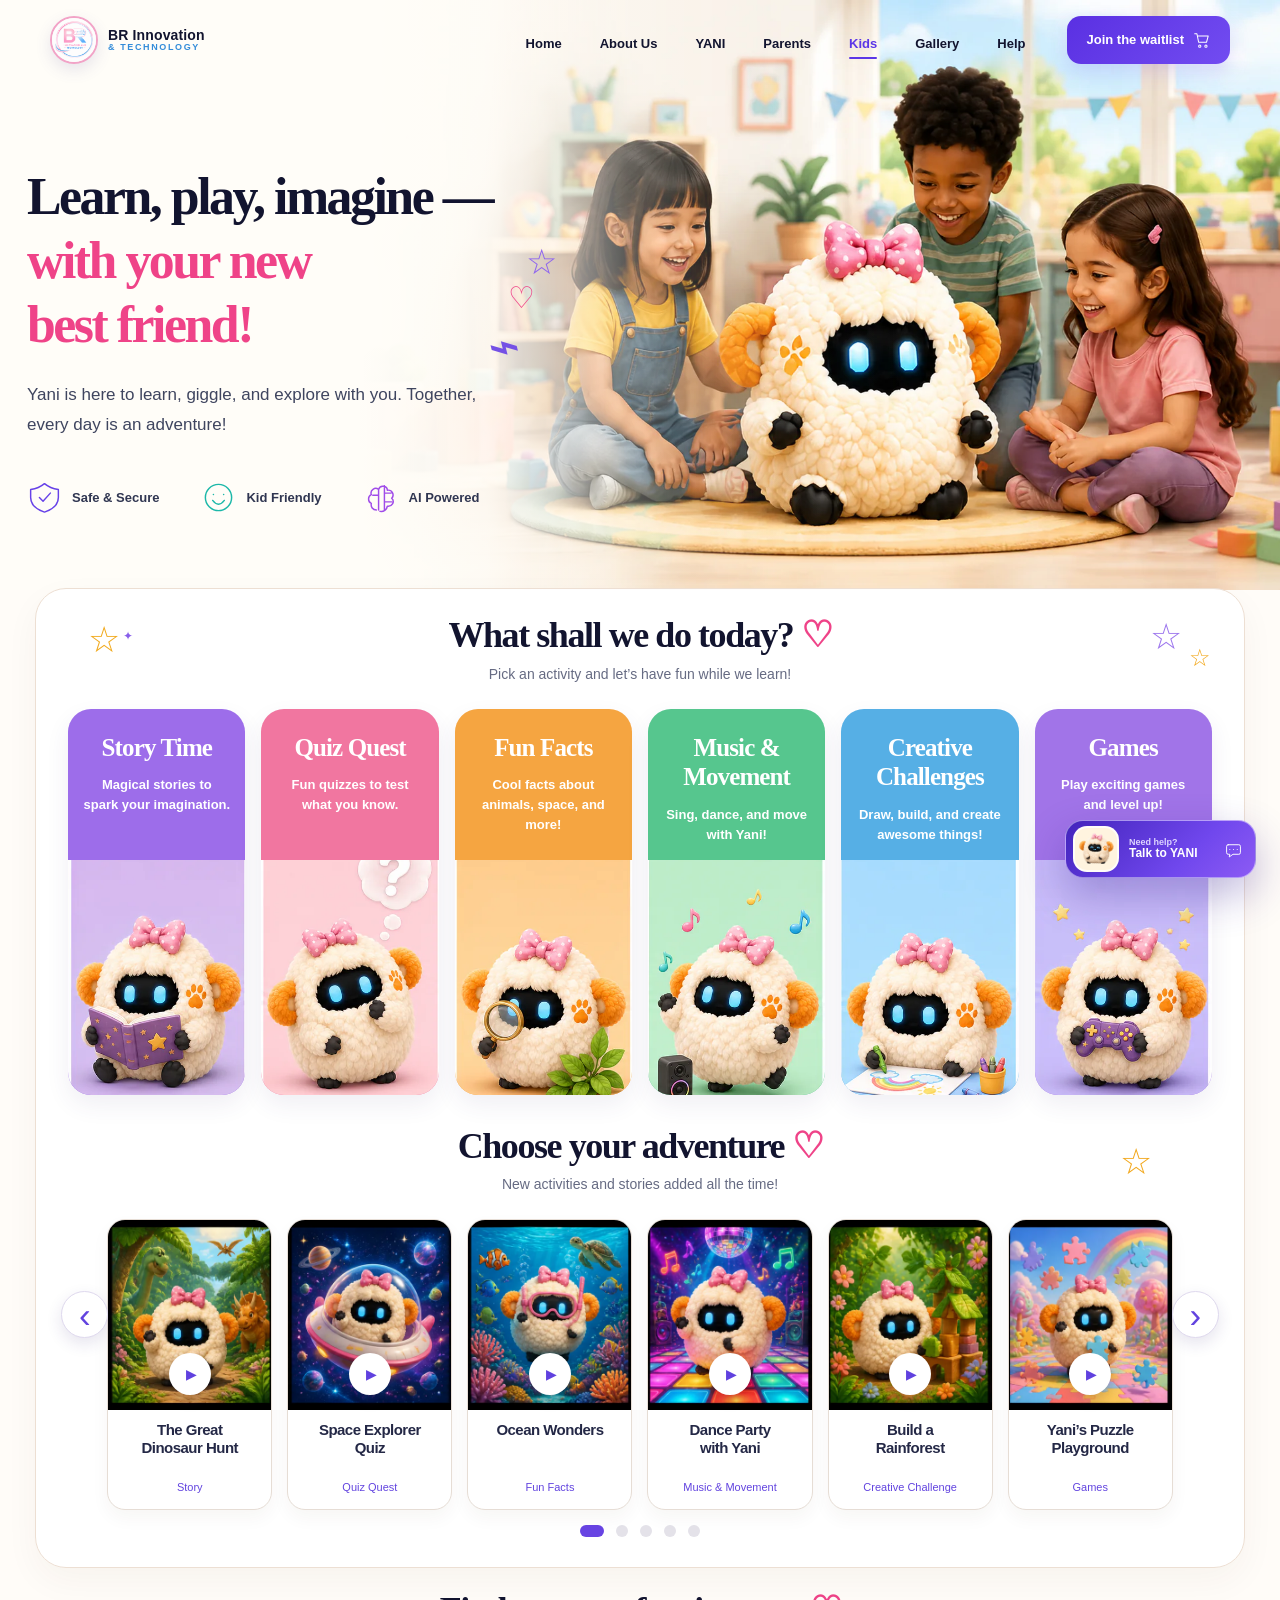
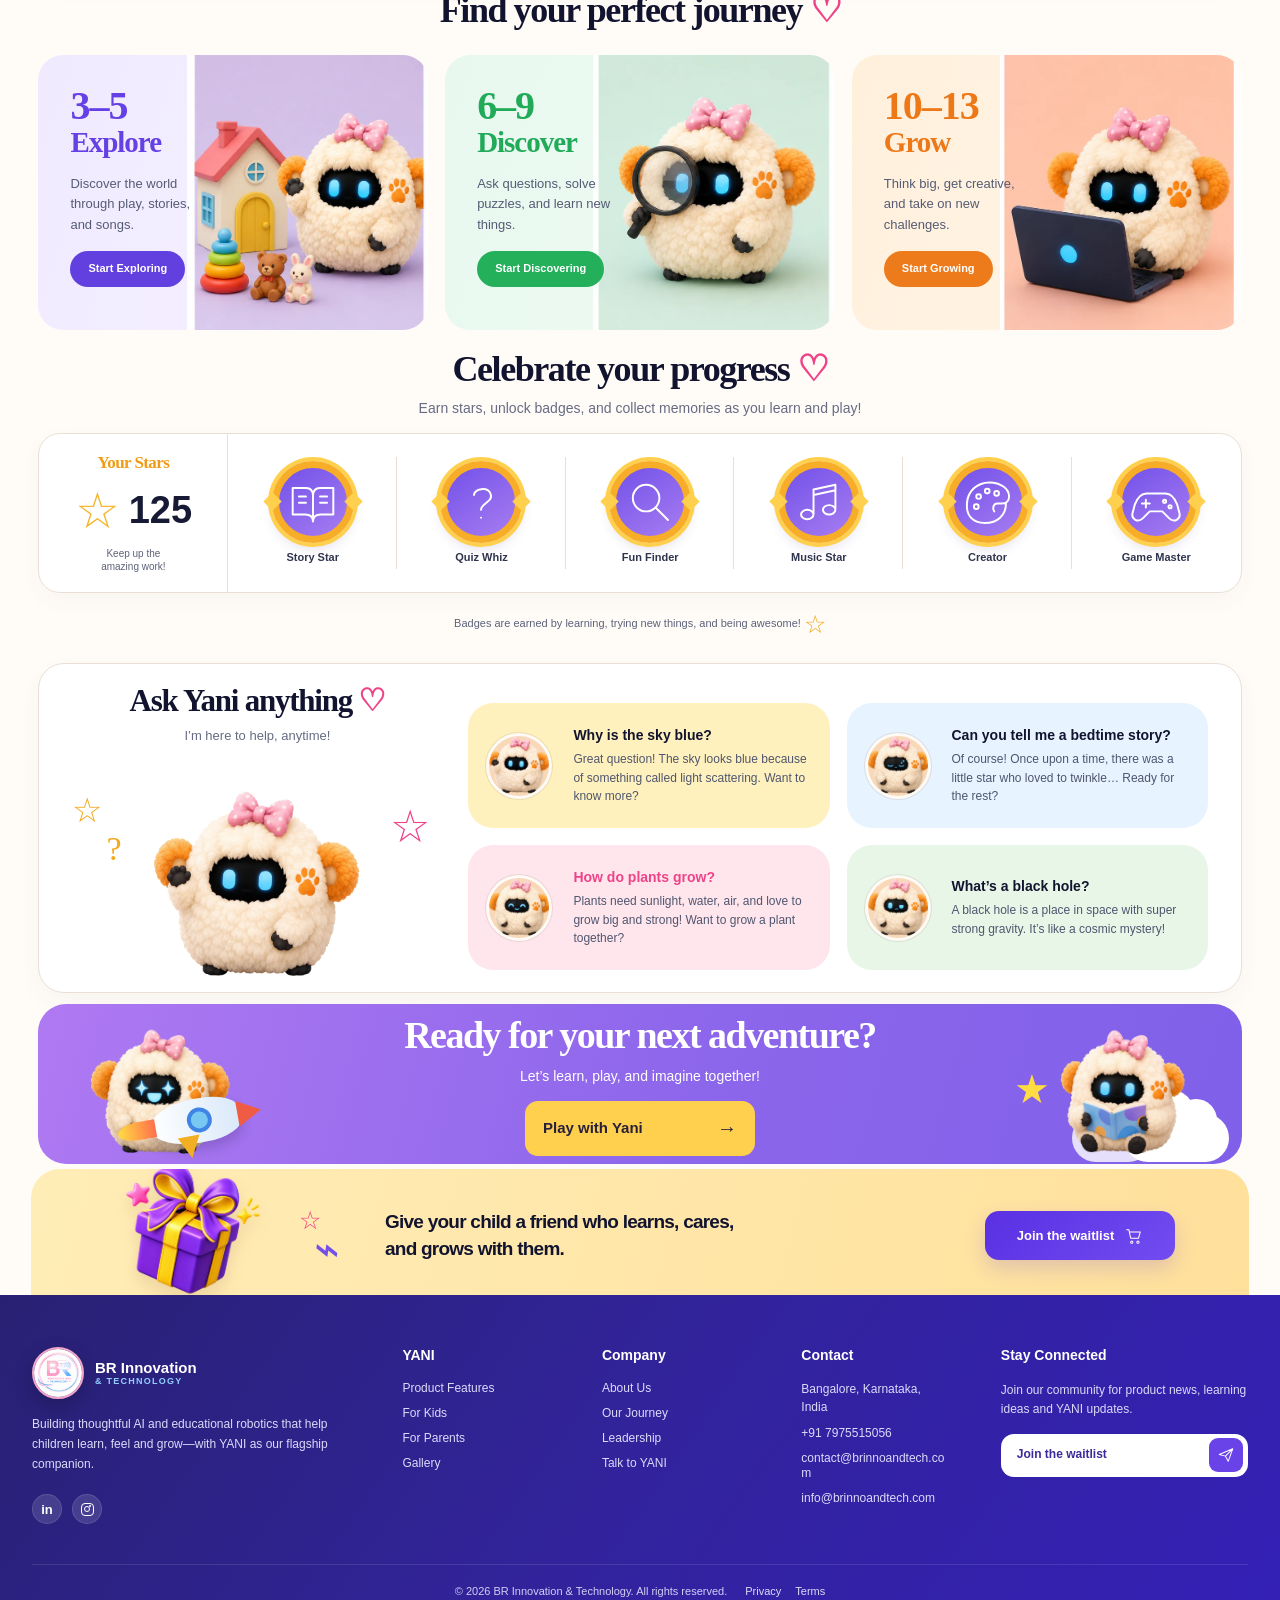
<file: kids.html>
<!doctype html>
<html lang="en">
<head>
  <meta charset="utf-8"><meta name="viewport" content="width=device-width, initial-scale=1">
  <meta http-equiv="Content-Security-Policy" content="default-src 'self'; script-src 'self'; style-src 'self' 'unsafe-inline' https://fonts.googleapis.com; font-src https://fonts.gstatic.com; img-src 'self' data:; media-src 'self'; connect-src 'self'; object-src 'none'; base-uri 'self'; form-action 'self'; upgrade-insecure-requests"><meta name="referrer" content="strict-origin-when-cross-origin">
  <meta name="theme-color" content="#5b3be8"><meta name="robots" content="index, follow, max-image-preview:large"><meta name="author" content="BR Innovation &amp; Technology">
  <meta name="description" content="Discover age-aware stories, quizzes, games and creative learning adventures being developed for children with the YANI companion prototype.">
  <title>YANI for Kids | Stories, Quizzes and Creative Learning</title>
  <link rel="canonical" href="https://binduraju1511.github.io/britwebsite/kids.html">
  <meta property="og:type" content="website"><meta property="og:locale" content="en_IN"><meta property="og:site_name" content="BR Innovation &amp; Technology"><meta property="og:title" content="YANI for Kids"><meta property="og:description" content="Stories, quizzes, games and creative learning adventures designed for growing minds."><meta property="og:url" content="https://binduraju1511.github.io/britwebsite/kids.html"><meta property="og:image" content="https://binduraju1511.github.io/britwebsite/assets/images/kids-hero-scene.webp"><meta property="og:image:alt" content="Children learning and playing with YANI">
  <meta name="twitter:card" content="summary_large_image"><meta name="twitter:title" content="YANI for Kids"><meta name="twitter:description" content="Age-aware learning adventures being developed with YANI."><meta name="twitter:image" content="https://binduraju1511.github.io/britwebsite/assets/images/kids-hero-scene.webp">
  <link rel="icon" type="image/png" href="assets/images/new_logo.png">
  <link rel="apple-touch-icon" href="assets/images/new_logo.png"><link rel="manifest" href="site.webmanifest">
  <link rel="preconnect" href="https://fonts.googleapis.com"><link rel="preconnect" href="https://fonts.gstatic.com" crossorigin>
  <link href="https://fonts.googleapis.com/css2?family=Mali:wght@500;600;700&family=Nunito:wght@400;600;700;800;900&display=swap" rel="stylesheet">
  <link rel="stylesheet" href="fidelity.css"><link rel="stylesheet" href="reference.css"><link rel="stylesheet" href="kids.css"><link rel="stylesheet" href="footer.css"><link rel="stylesheet" href="mobile.css"><link rel="stylesheet" href="brand.css"><script src="site.js" defer></script>
</head>
<body data-page="kids"><a class="skip-link" href="#main-content">Skip to content</a><div id="site-header"><header class="site-header"><div class="shell nav"><a class="logo company-brand" href="index.html" aria-label="BR Innovation & Technology home"><img decoding="async" src="assets/images/new_logo.png" alt=""><span class="company-brand-copy"><strong>BR Innovation</strong><small>&amp; Technology</small></span></a><nav class="nav-links" id="nav-links"><a class="" href="index.html">Home</a><a class="" href="about.html">About Us</a><a class="" href="features.html">YANI</a><a class="" href="parents.html">Parents</a><a class="active" href="kids.html">Kids</a><a class="" href="gallery.html">Gallery</a><a class="" href="faq.html">Help</a></nav><a class="preorder top-waitlist" href="https://docs.google.com/forms/d/e/1FAIpQLSd5mBxb2ew8po_1-Mn3jcnMzPR-8_mQHuDWSE70P9n4hNMu1w/viewform?usp=publish-editor" target="_blank" rel="noopener noreferrer">Join the waitlist <svg viewBox="0 0 32 32" aria-hidden="true"><path d="M3 5h4l3 15h14l3-11H9M12 25a2 2 0 1 0 0 4 2 2 0 0 0 0-4Zm11 0a2 2 0 1 0 0 4 2 2 0 0 0 0-4Z"/></svg></a><button class="menu-btn" aria-label="Open menu"><i></i><i></i><i></i></button></div></header></div><main id="main-content"><section class="kids-hero"><div class="kids-hero-scene" role="img" aria-label="Three children learning and playing with Yani in a cheerful playroom"></div><div class="shell kids-hero-inner"><article class="kids-hero-copy"><div class="kids-heading-wrap"><h1>Learn, play, imagine &mdash;<br><span>with your new<br>best friend!</span></h1><span class="kids-hero-doodles" aria-hidden="true"><b>☆</b><i>♡</i><em>⌁</em></span></div><p>Yani is here to learn, giggle, and explore with you. Together, every day is an adventure!</p><div class="kids-trust" aria-label="Yani benefits"><span><i><svg viewBox="0 0 48 48" aria-hidden="true"><path d="M24 5c6 5 12 7 19 8v11c0 10-7 16-19 20C12 40 5 34 5 24V13c7-1 13-3 19-8Z"/><path d="m17 24 5 5 10-11"/></svg></i>Safe &amp; Secure</span><span><i><svg viewBox="0 0 48 48" aria-hidden="true"><circle cx="24" cy="24" r="18"/><path d="M17 20h.1M31 20h.1M16 28c5 7 11 7 16 0"/></svg></i>Kid Friendly</span><span><i><svg viewBox="0 0 48 48" aria-hidden="true"><path d="M17 41c-5 0-8-4-7-9-5-2-5-10 0-12-2-6 5-11 10-7 2-7 12-5 12 1 7-1 10 7 6 11 5 5 0 12-6 11-1 5-5 8-10 7M20 12v29M28 8v33M12 21h8M28 18h9M28 30h10"/></svg></i>AI Powered</span></div></article></div></section>
<section class="kids-play-section" id="kids-play"><div class="shell kids-play-panel"><div class="kids-section-heading"><div><h2>What shall we do today? <span>♡</span></h2><span class="activity-heading-star left-star" aria-hidden="true">☆<i>✦</i></span><span class="activity-heading-star right-star" aria-hidden="true">☆<i>☆</i></span></div><p>Pick an activity and let&rsquo;s have fun while we learn!</p></div><div class="kids-activity-grid"><article class="kids-activity-card activity-sprite-1"><h3>Story Time</h3><p>Magical stories to spark your imagination.</p><div class="kids-activity-scene" role="img" aria-label="Yani enjoying story time"></div></article><article class="kids-activity-card activity-sprite-2"><h3>Quiz Quest</h3><p>Fun quizzes to test what you know.</p><div class="kids-activity-scene" role="img" aria-label="Yani enjoying quiz quest"></div></article><article class="kids-activity-card activity-sprite-3"><h3>Fun Facts</h3><p>Cool facts about animals, space, and more!</p><div class="kids-activity-scene" role="img" aria-label="Yani enjoying fun facts"></div></article><article class="kids-activity-card activity-sprite-4"><h3>Music & Movement</h3><p>Sing, dance, and move with Yani!</p><div class="kids-activity-scene" role="img" aria-label="Yani enjoying music & movement"></div></article><article class="kids-activity-card activity-sprite-5"><h3>Creative Challenges</h3><p>Draw, build, and create awesome things!</p><div class="kids-activity-scene" role="img" aria-label="Yani enjoying creative challenges"></div></article><article class="kids-activity-card activity-sprite-6"><h3>Games</h3><p>Play exciting games and level up!</p><div class="kids-activity-scene" role="img" aria-label="Yani enjoying games"></div></article></div>
  <div class="kids-section-heading"><div><h2>Choose your adventure <span>♡</span></h2><span class="adventure-heading-star" aria-hidden="true">☆</span></div><p>New activities and stories added all the time!</p></div><div class="kids-adventure-wrap"><button class="adventure-arrow adventure-prev" type="button" aria-label="Previous adventures">‹</button><div class="kids-adventure-grid"><article class="kids-adventure-card"><div class="adventure-scene adventure-sprite-1" role="img" aria-label="The Great Dinosaur Hunt"><button type="button" aria-label="Play The Great Dinosaur Hunt">▶</button></div><h3>The Great<br>Dinosaur Hunt</h3><p>Story</p></article><article class="kids-adventure-card"><div class="adventure-scene adventure-sprite-2" role="img" aria-label="Space Explorer Quiz"><button type="button" aria-label="Play Space Explorer Quiz">▶</button></div><h3>Space Explorer<br>Quiz</h3><p>Quiz Quest</p></article><article class="kids-adventure-card"><div class="adventure-scene adventure-sprite-3" role="img" aria-label="Ocean Wonders"><button type="button" aria-label="Play Ocean Wonders">▶</button></div><h3>Ocean Wonders</h3><p>Fun Facts</p></article><article class="kids-adventure-card"><div class="adventure-scene adventure-sprite-4" role="img" aria-label="Dance Party with Yani"><button type="button" aria-label="Play Dance Party with Yani">▶</button></div><h3>Dance Party<br>with Yani</h3><p>Music & Movement</p></article><article class="kids-adventure-card"><div class="adventure-scene adventure-sprite-5" role="img" aria-label="Build a Rainforest"><button type="button" aria-label="Play Build a Rainforest">▶</button></div><h3>Build a<br>Rainforest</h3><p>Creative Challenge</p></article><article class="kids-adventure-card"><div class="adventure-scene adventure-sprite-6" role="img" aria-label="Yani’s Puzzle Playground"><button type="button" aria-label="Play Yani’s Puzzle Playground">▶</button></div><h3>Yani&rsquo;s Puzzle<br>Playground</h3><p>Games</p></article></div><button class="adventure-arrow adventure-next" type="button" aria-label="Next adventures">›</button></div><div class="adventure-dots" aria-hidden="true"><i></i><i></i><i></i><i></i><i></i></div>
</div></section>
<section class="kids-journey-section"><div class="shell"><div class="kids-section-heading"><div><h2>Find your perfect journey <span>♡</span></h2></div></div><div class="kids-journey-grid"><article class="kids-journey-card journey-sprite-1"><div class="journey-copy"><h3><b>3–5</b>Explore</h3><p>Discover the world through play, stories, and songs.</p><a href="#early-access">Start Exploring</a></div><div class="journey-scene" role="img" aria-label="Yani explore journey"></div></article><article class="kids-journey-card journey-sprite-2"><div class="journey-copy"><h3><b>6–9</b>Discover</h3><p>Ask questions, solve puzzles, and learn new things.</p><a href="#early-access">Start Discovering</a></div><div class="journey-scene" role="img" aria-label="Yani discover journey"></div></article><article class="kids-journey-card journey-sprite-3"><div class="journey-copy"><h3><b>10–13</b>Grow</h3><p>Think big, get creative, and take on new challenges.</p><a href="#early-access">Start Growing</a></div><div class="journey-scene" role="img" aria-label="Yani grow journey"></div></article></div></div></section>
<section class="kids-progress-section"><div class="shell"><div class="kids-section-heading"><div><h2>Celebrate your progress <span>♡</span></h2></div><p>Earn stars, unlock badges, and collect memories as you learn and play!</p></div><div class="kids-progress-panel"><article class="kids-star-count"><h3>Your Stars</h3><div><span>☆</span><b>125</b></div><p>Keep up the<br>amazing work!</p></article><article class="kids-badge"><div><i><svg viewBox="0 0 64 64" aria-hidden="true"><path d="M6 14h17c6 0 9 4 9 10v33c0-6-4-9-10-9H6V14Zm52 0H41c-6 0-9 4-9 10v33c0-6 4-9 10-9h16V14Z"/><path d="M14 25h9M14 33h9M41 25h9M41 33h9"/></svg></i></div><b>Story Star</b></article><article class="kids-badge"><div><i><svg viewBox="0 0 64 64" aria-hidden="true"><path d="M23 23c1-8 17-11 21-2 5 11-12 12-12 21M32 52h.1"/></svg></i></div><b>Quiz Whiz</b></article><article class="kids-badge"><div><i><svg viewBox="0 0 64 64" aria-hidden="true"><circle cx="27" cy="27" r="17"/><path d="m40 40 15 15"/></svg></i></div><b>Fun Finder</b></article><article class="kids-badge"><div><i><svg viewBox="0 0 64 64" aria-hidden="true"><path d="M25 46V16l28-6v30M25 23l28-6"/><ellipse cx="17" cy="48" rx="8" ry="6"/><ellipse cx="45" cy="42" rx="8" ry="6"/></svg></i></div><b>Music Star</b></article><article class="kids-badge"><div><i><svg viewBox="0 0 64 64" aria-hidden="true"><path d="M55 34c0 15-11 25-27 25C12 59 4 49 5 34 6 18 18 7 34 7c14 0 25 8 25 18 0 6-4 9-9 9h-6c-5 0-7 6-4 10"/><circle cx="20" cy="25" r="3"/><circle cx="31" cy="18" r="3"/><circle cx="43" cy="21" r="3"/><circle cx="17" cy="38" r="3"/></svg></i></div><b>Creator</b></article><article class="kids-badge"><div><i><svg viewBox="0 0 64 64" aria-hidden="true"><path d="M20 21h24c7 0 12 6 15 14l3 11c2 8-7 13-13 7l-9-9H24l-9 9C9 59 0 54 2 46l3-11c3-8 8-14 15-14Z"/><path d="M19 29v10M14 34h10"/><circle cx="43" cy="31" r="2"/><circle cx="50" cy="38" r="2"/></svg></i></div><b>Game Master</b></article></div><p class="badge-note">Badges are earned by learning, trying new things, and being awesome! <span>☆</span></p></div></section>
<section class="kids-ask-section"><div class="shell kids-ask-panel"><article class="ask-yani-intro"><h2>Ask Yani anything <span>♡</span></h2><p>I&rsquo;m here to help, anytime!</p><span class="ask-doodle one" aria-hidden="true">☆</span><span class="ask-doodle two" aria-hidden="true">?</span><span class="ask-doodle three" aria-hidden="true">☆</span><img loading="lazy" decoding="async" src="assets/images/yani-wave.webp" alt="Yani waving and ready to answer"></article><div class="kids-answer-grid"><article class="kids-answer yellow"><div class="answer-yani"><img loading="lazy" decoding="async" src="assets/images/yani-wave.webp" alt=""></div><div><h3>Why is the sky blue?</h3><p>Great question! The sky looks blue because of something called light scattering. Want to know more?</p></div></article><article class="kids-answer blue"><div class="answer-yani"><img loading="lazy" decoding="async" src="assets/images/yani-sleepy.webp" alt=""></div><div><h3>Can you tell me a bedtime story?</h3><p>Of course! Once upon a time, there was a little star who loved to twinkle… Ready for the rest?</p></div></article><article class="kids-answer pink"><div class="answer-yani"><img loading="lazy" decoding="async" src="assets/images/yani-happy.webp" alt=""></div><div><h3>How do plants grow?</h3><p>Plants need sunlight, water, air, and love to grow big and strong! Want to grow a plant together?</p></div></article><article class="kids-answer green"><div class="answer-yani"><img loading="lazy" decoding="async" src="assets/images/yani-thinking.webp" alt=""></div><div><h3>What&rsquo;s a black hole?</h3><p>A black hole is a place in space with super strong gravity. It&rsquo;s like a cosmic mystery!</p></div></article></div></div></section>
<section class="kids-next-section"><div class="shell kids-next-panel"><div class="next-yani next-yani-left"><img loading="lazy" decoding="async" src="assets/images/yani-excited.webp" alt="Yani launching a playful rocket"><span class="css-rocket" aria-hidden="true"><i></i><b></b><em></em></span></div><div class="kids-next-copy"><h2>Ready for your next adventure?</h2><p>Let&rsquo;s learn, play, and imagine together!</p><a href="https://docs.google.com/forms/d/e/1FAIpQLSd5mBxb2ew8po_1-Mn3jcnMzPR-8_mQHuDWSE70P9n4hNMu1w/viewform?usp=publish-editor" target="_blank" rel="noopener noreferrer">Play with Yani <span>→</span></a></div><div class="next-yani next-yani-right"><span class="cloud one"></span><span class="cloud two"></span><img loading="lazy" decoding="async" src="assets/images/yani-reading.webp" alt="Yani reading on a cloud"><i aria-hidden="true">★</i></div></div></section>
<section class="kids-gift-cta" id="early-access"><div class="shell kids-gift-panel"><div class="kids-gift"><img loading="lazy" decoding="async" src="assets/images/newsletter-gift-v2.webp" alt="Yellow gift box wrapped with a purple bow"><span class="kids-gift-star" aria-hidden="true">☆</span><span class="kids-gift-curl" aria-hidden="true">⌁</span></div><div class="kids-gift-copy"><h2>Give your child a friend who learns, cares,<br>and grows with them.</h2></div><a class="kids-gift-button" href="https://docs.google.com/forms/d/e/1FAIpQLSd5mBxb2ew8po_1-Mn3jcnMzPR-8_mQHuDWSE70P9n4hNMu1w/viewform?usp=publish-editor" target="_blank" rel="noopener noreferrer">Join the waitlist <svg viewBox="0 0 32 32" aria-hidden="true"><path d="M3 5h4l3 15h14l3-11H9M12 25a2 2 0 1 0 0 4 2 2 0 0 0 0-4Zm11 0a2 2 0 1 0 0 4 2 2 0 0 0 0-4Z"/></svg></a></div></section></main><div id="site-footer"><footer class="site-footer"><div class="shell footer-shell"><div class="footer-grid">
  <section class="footer-about" aria-label="About BR Innovation & Technology"><a class="footer-company-brand" href="index.html"><img loading="lazy" decoding="async" src="assets/images/new_logo.png" alt=""><span><strong>BR Innovation</strong><small>&amp; Technology</small></span></a><p>Building thoughtful AI and educational robotics that help children learn, feel and grow—with YANI as our flagship companion.</p><div class="footer-socials" aria-label="Social links"><a href="https://www.linkedin.com/company/br-innovation-and-technology/" target="_blank" rel="noopener noreferrer" aria-label="BR Innovation & Technology on LinkedIn">in</a><a href="https://www.instagram.com/brinnovationandtechnology?igsh=aGExMDNpMHMxOXZx" target="_blank" rel="noopener noreferrer" aria-label="BR Innovation & Technology on Instagram"><span class="instagram-mark"></span></a></div></section>
  <nav class="footer-column" aria-label="Product links"><h3>YANI</h3><a href="features.html">Product Features</a><a href="kids.html">For Kids</a><a href="parents.html">For Parents</a><a href="gallery.html">Gallery</a></nav>
  <nav class="footer-column" aria-label="Company links"><h3>Company</h3><a href="about.html">About Us</a><a href="about.html#journey-title">Our Journey</a><a href="about.html">Leadership</a><button type="button" class="footer-chat-link" data-assistant-open aria-controls="yani-assistant">Talk to YANI</button></nav>
  <section class="footer-column footer-contact" aria-label="Contact information"><h3>Contact</h3><span>Bangalore, Karnataka, India</span><a href="tel:+917975515056">+91 7975515056</a><a href="mailto:contact@brinnoandtech.com">contact@brinnoandtech.com</a><a href="mailto:info@brinnoandtech.com">info@brinnoandtech.com</a></section>
  <section class="footer-connect"><h3>Stay Connected</h3><p>Join our community for product news, learning ideas and YANI updates.</p><a class="footer-form footer-waitlist" href="https://docs.google.com/forms/d/e/1FAIpQLSd5mBxb2ew8po_1-Mn3jcnMzPR-8_mQHuDWSE70P9n4hNMu1w/viewform?usp=publish-editor" target="_blank" rel="noopener noreferrer"><span>Join the waitlist</span><svg viewBox="0 0 32 32" aria-hidden="true"><path d="m4 15 24-10-8 22-5-9-11-3Zm11 3L28 5"/></svg></a></section>
  </div><div class="copyright"><span>© 2026 BR Innovation &amp; Technology. All rights reserved.</span><span class="footer-legal"><a href="privacy.html">Privacy</a><a href="terms.html">Terms</a></span></div></div></footer></div><div class="toast" id="toast" role="status" aria-live="polite"></div></body>
</html>
</file>
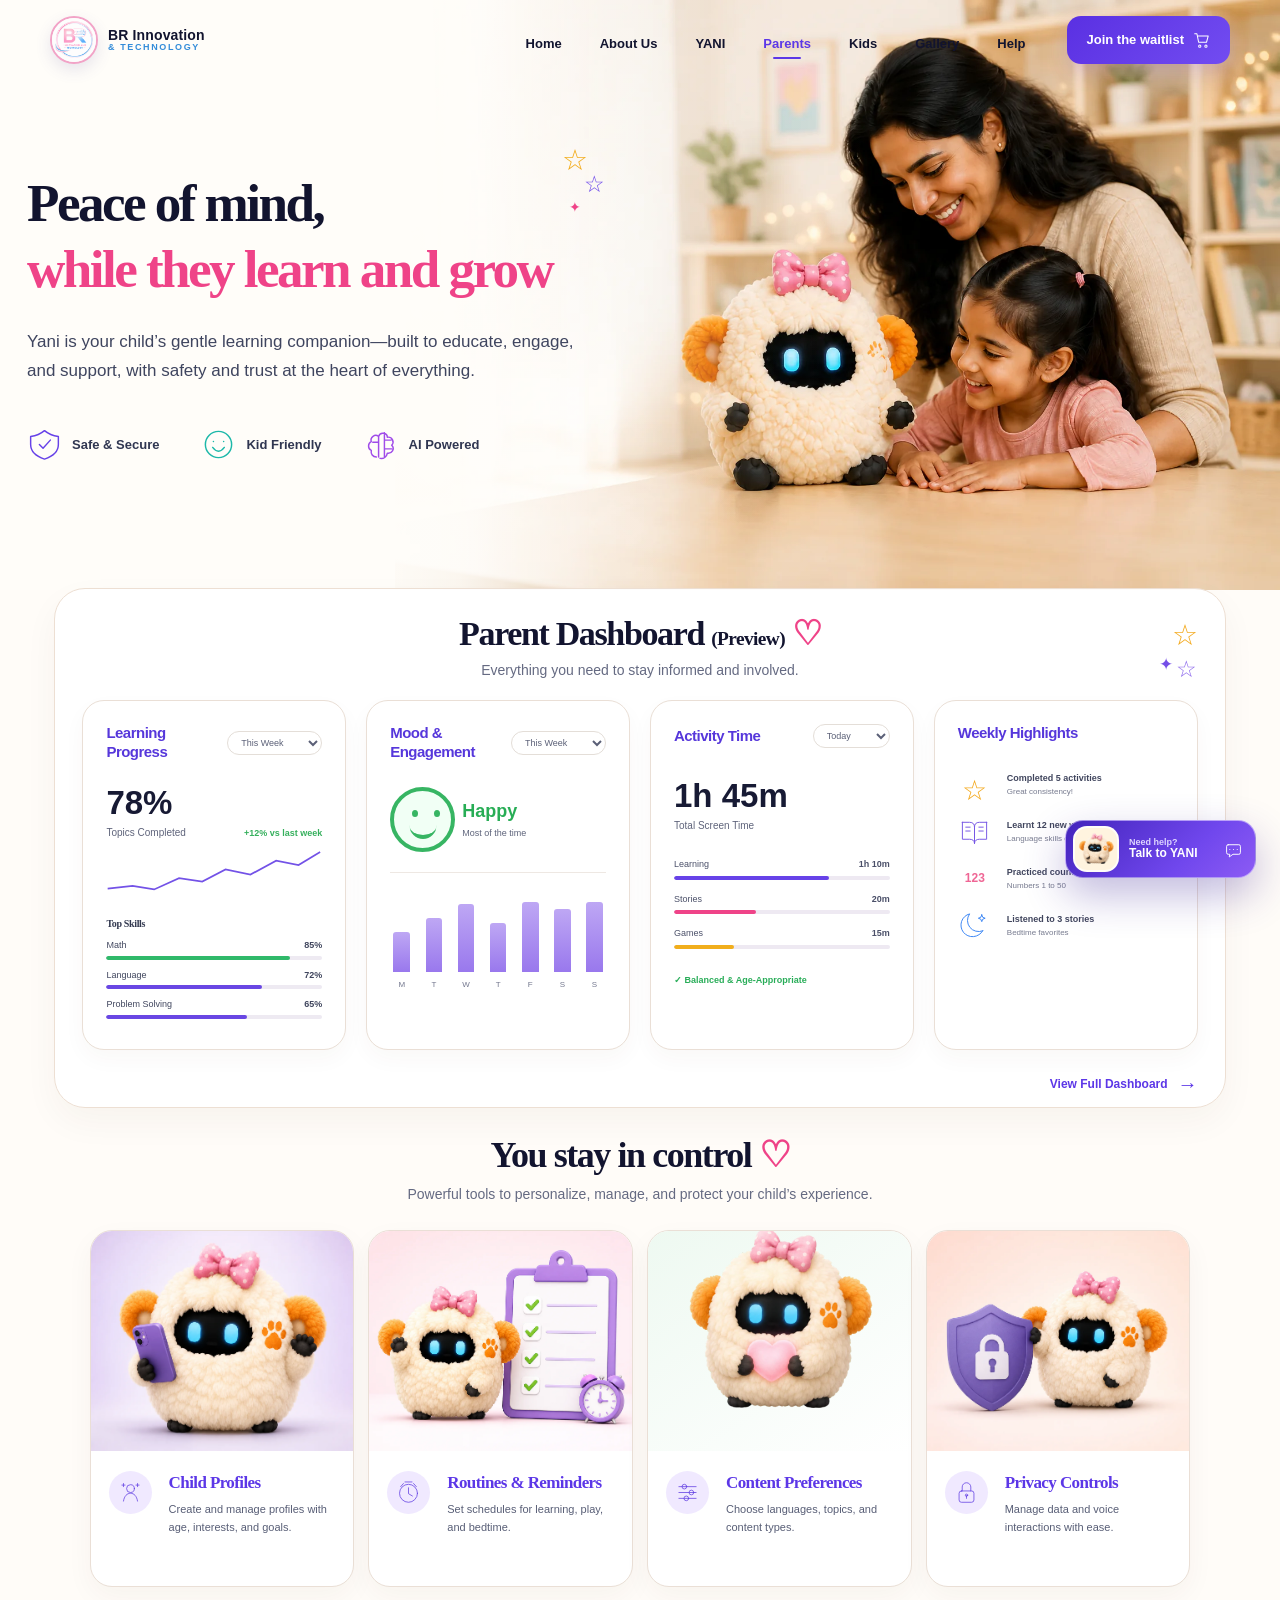
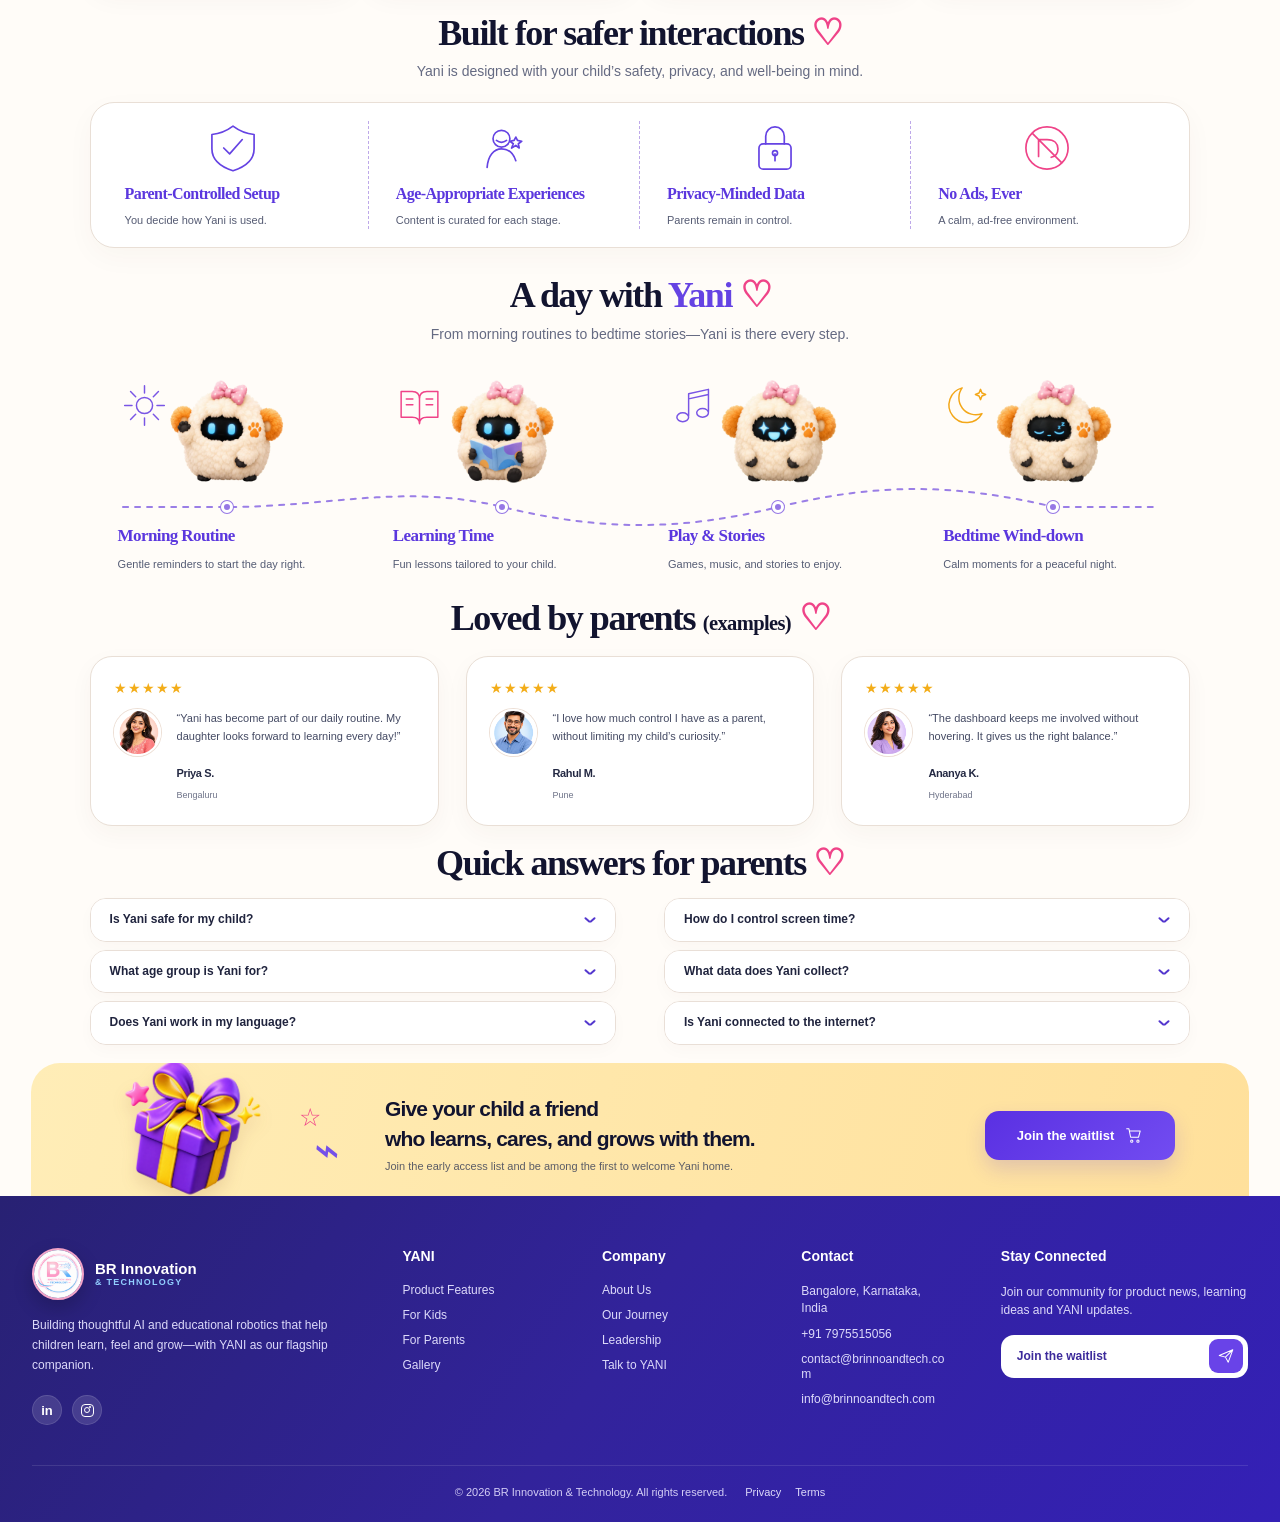
<file: parents.html>
<!doctype html>
<html lang="en">
<head>
  <meta charset="utf-8"><meta name="viewport" content="width=device-width, initial-scale=1">
  <meta http-equiv="Content-Security-Policy" content="default-src 'self'; script-src 'self'; style-src 'self' 'unsafe-inline' https://fonts.googleapis.com; font-src https://fonts.gstatic.com; img-src 'self' data:; media-src 'self'; connect-src 'self'; object-src 'none'; base-uri 'self'; form-action 'self'; upgrade-insecure-requests"><meta name="referrer" content="strict-origin-when-cross-origin">
  <meta name="theme-color" content="#5b3be8"><meta name="robots" content="index, follow, max-image-preview:large"><meta name="author" content="BR Innovation &amp; Technology">
  <meta name="description" content="See how YANI is being designed with parent guidance, routines, progress insights and family-first safeguards for children ages 3–13.">
  <title>YANI for Parents | Safe, Parent-Guided AI Learning</title>
  <link rel="canonical" href="https://binduraju1511.github.io/britwebsite/parents.html">
  <meta property="og:type" content="website"><meta property="og:locale" content="en_IN"><meta property="og:site_name" content="BR Innovation &amp; Technology"><meta property="og:title" content="YANI for Parents"><meta property="og:description" content="Parent guidance, routines, progress insights and family-first safeguards in development."><meta property="og:url" content="https://binduraju1511.github.io/britwebsite/parents.html"><meta property="og:image" content="https://binduraju1511.github.io/britwebsite/assets/images/parents-hero-scene.webp"><meta property="og:image:alt" content="A parent and child learning together with YANI">
  <meta name="twitter:card" content="summary_large_image"><meta name="twitter:title" content="YANI for Parents"><meta name="twitter:description" content="Learn about YANI's parent-guided experience."><meta name="twitter:image" content="https://binduraju1511.github.io/britwebsite/assets/images/parents-hero-scene.webp">
  <link rel="icon" type="image/png" href="assets/images/new_logo.png">
  <link rel="apple-touch-icon" href="assets/images/new_logo.png"><link rel="manifest" href="site.webmanifest">
  <link rel="preconnect" href="https://fonts.googleapis.com"><link rel="preconnect" href="https://fonts.gstatic.com" crossorigin>
  <link href="https://fonts.googleapis.com/css2?family=Mali:wght@500;600;700&family=Nunito:wght@400;600;700;800;900&display=swap" rel="stylesheet">
  <link rel="stylesheet" href="fidelity.css"><link rel="stylesheet" href="reference.css"><link rel="stylesheet" href="parents.css"><link rel="stylesheet" href="footer.css"><link rel="stylesheet" href="mobile.css"><link rel="stylesheet" href="brand.css"><script src="site.js" defer></script>
</head>
<body data-page="parents"><a class="skip-link" href="#main-content">Skip to content</a><div id="site-header"><header class="site-header"><div class="shell nav"><a class="logo company-brand" href="index.html" aria-label="BR Innovation & Technology home"><img decoding="async" src="assets/images/new_logo.png" alt=""><span class="company-brand-copy"><strong>BR Innovation</strong><small>&amp; Technology</small></span></a><nav class="nav-links" id="nav-links"><a class="" href="index.html">Home</a><a class="" href="about.html">About Us</a><a class="" href="features.html">YANI</a><a class="active" href="parents.html">Parents</a><a class="" href="kids.html">Kids</a><a class="" href="gallery.html">Gallery</a><a class="" href="faq.html">Help</a></nav><a class="preorder top-waitlist" href="https://docs.google.com/forms/d/e/1FAIpQLSd5mBxb2ew8po_1-Mn3jcnMzPR-8_mQHuDWSE70P9n4hNMu1w/viewform?usp=publish-editor" target="_blank" rel="noopener noreferrer">Join the waitlist <svg viewBox="0 0 32 32" aria-hidden="true"><path d="M3 5h4l3 15h14l3-11H9M12 25a2 2 0 1 0 0 4 2 2 0 0 0 0-4Zm11 0a2 2 0 1 0 0 4 2 2 0 0 0 0-4Z"/></svg></a><button class="menu-btn" aria-label="Open menu"><i></i><i></i><i></i></button></div></header></div><main id="main-content"><section class="parents-hero"><div class="parents-hero-scene" role="img" aria-label="An Indian mother and daughter learning together with Yani"></div><div class="shell parents-hero-inner"><article class="parents-hero-copy"><div class="parents-heading-wrap"><h1>Peace of mind,<br><span>while they learn and grow</span></h1><span class="parents-hero-doodles" aria-hidden="true"><b>☆</b><i>☆</i><em>✦</em></span></div><p>Yani is your child&rsquo;s gentle learning companion&mdash;built to educate, engage, and support, with safety and trust at the heart of everything.</p><div class="parents-trust" aria-label="Yani parent benefits"><span><i><svg viewBox="0 0 48 48" aria-hidden="true"><path d="M24 5c6 5 12 7 19 8v11c0 10-7 16-19 20C12 40 5 34 5 24V13c7-1 13-3 19-8Z"/><path d="m17 24 5 5 10-11"/></svg></i>Safe &amp; Secure</span><span><i><svg viewBox="0 0 48 48" aria-hidden="true"><circle cx="24" cy="24" r="18"/><path d="M17 20h.1M31 20h.1M16 28c5 7 11 7 16 0"/></svg></i>Kid Friendly</span><span><i><svg viewBox="0 0 48 48" aria-hidden="true"><path d="M17 41c-5 0-8-4-7-9-5-2-5-10 0-12-2-6 5-11 10-7 2-7 12-5 12 1 7-1 10 7 6 11 5 5 0 12-6 11-1 5-5 8-10 7M20 12v29M28 8v33M12 21h8M28 18h9M28 30h10"/></svg></i>AI Powered</span></div></article></div></section>
<section class="parents-dashboard-section" aria-labelledby="dashboard-title"><div class="shell parents-dashboard-panel">
  <div class="parents-section-heading dashboard-heading"><h2 id="dashboard-title">Parent Dashboard <small>(Preview)</small> <span>♡</span></h2><p>Everything you need to stay informed and involved.</p><div class="dashboard-sparks" aria-hidden="true"><b>☆</b><i>✦</i><em>☆</em></div></div>
  <div class="parents-dashboard-grid">
    <article class="dashboard-card learning-card"><div class="dashboard-card-head"><h3>Learning Progress</h3><select aria-label="Learning progress period"><option>This Week</option></select></div><div class="learning-overview"><div><strong>78%</strong><span>Topics Completed</span></div><b>+12% vs last week</b></div><svg class="progress-sparkline" viewBox="0 0 260 70" preserveAspectRatio="none" aria-label="Learning progress is trending upward"><path class="spark-fill" d="M2 62 2 50 32 47 58 51 88 38 116 42 144 28 174 34 205 18 232 23 258 8 258 62Z"/><path d="M2 50 32 47 58 51 88 38 116 42 144 28 174 34 205 18 232 23 258 8"/></svg><h4>Top Skills</h4><div class="skill-row"><span>Math</span><b>85%</b><i><em style="width:85%"></em></i></div><div class="skill-row"><span>Language</span><b>72%</b><i><em style="width:72%"></em></i></div><div class="skill-row"><span>Problem Solving</span><b>65%</b><i><em style="width:65%"></em></i></div></article>
    <article class="dashboard-card mood-card"><div class="dashboard-card-head"><h3>Mood &amp; Engagement</h3><select aria-label="Mood engagement period"><option>This Week</option></select></div><div class="mood-state"><div class="mood-face" aria-hidden="true"></div><strong>Happy</strong><span>Most of the time</span></div><div class="mood-chart" aria-label="Engagement chart for Monday through Sunday"><i><em style="height:44%"></em><small>M</small></i><i><em style="height:60%"></em><small>T</small></i><i><em style="height:75%"></em><small>W</small></i><i><em style="height:54%"></em><small>T</small></i><i><em style="height:82%"></em><small>F</small></i><i><em style="height:70%"></em><small>S</small></i><i><em style="height:92%"></em><small>S</small></i></div></article>
    <article class="dashboard-card activity-card"><div class="dashboard-card-head"><h3>Activity Time</h3><select aria-label="Activity time period"><option>Today</option></select></div><div class="activity-total"><strong>1h 45m</strong><span>Total Screen Time</span></div><div class="activity-breakdown"><div><span>Learning</span><b>1h 10m</b><i><em style="width:72%;--bar:#6742e8"></em></i></div><div><span>Stories</span><b>20m</b><i><em style="width:38%;--bar:#ef4388"></em></i></div><div><span>Games</span><b>15m</b><i><em style="width:28%;--bar:#f1ae1c"></em></i></div></div><div class="balanced-pill">✓ Balanced &amp; Age-Appropriate</div></article>
    <article class="dashboard-card highlights-card"><div class="dashboard-card-head"><h3>Weekly Highlights</h3></div><ul><li><i class="highlight-icon hi-star">☆</i><span><b>Completed 5 activities</b><small>Great consistency!</small></span></li><li><i class="highlight-icon hi-book"><svg viewBox="0 0 64 64" aria-hidden="true"><path d="M7 13h15c7 0 10 4 10 10v34c0-6-4-9-10-9H7V13Zm50 0H42c-7 0-10 4-10 10v34c0-6 4-9 10-9h15V13Z"/><path d="M14 23h9M14 31h9M41 23h9M41 31h9"/></svg></i><span><b>Learnt 12 new words</b><small>Language skills growing</small></span></li><li><i class="highlight-icon hi-numbers">123</i><span><b>Practiced counting</b><small>Numbers 1 to 50</small></span></li><li><i class="highlight-icon hi-moon"><svg viewBox="0 0 64 64" aria-hidden="true"><path d="M49 43A23 23 0 0 1 22 8a24 24 0 1 0 27 35Z"/><path d="m47 10 2 5 5 2-5 2-2 5-2-5-5-2 5-2 2-5Z"/></svg></i><span><b>Listened to 3 stories</b><small>Bedtime favorites</small></span></li></ul></article>
  </div><a class="dashboard-link" href="#parents-controls">View Full Dashboard <span>→</span></a>
</div></section>
<section class="parents-controls-section" id="parents-controls"><div class="shell"><div class="parents-section-heading"><h2>You stay in control <span>♡</span></h2><p>Powerful tools to personalize, manage, and protect your child&rsquo;s experience.</p></div><div class="parents-control-grid"><article class="parents-control-card control-1"><div class="control-art"><img loading="lazy" decoding="async" src="assets/images/parents-control-profile.webp" alt="Yani demonstrating child profiles"></div><div class="control-copy"><i><svg viewBox="0 0 64 64" aria-hidden="true"><circle cx="32" cy="22" r="10"/><path d="M14 54c2-13 9-20 18-20s16 7 18 20M10 13h8M14 9v8M46 13h8M50 9v8"/></svg></i><div><h3>Child Profiles</h3><p>Create and manage profiles with age, interests, and goals.</p></div></div></article><article class="parents-control-card control-2"><div class="control-art"><img loading="lazy" decoding="async" src="assets/images/parents-control-routine.webp" alt="Yani demonstrating routines & reminders"></div><div class="control-copy"><i><svg viewBox="0 0 64 64" aria-hidden="true"><circle cx="32" cy="34" r="23"/><path d="M32 20v15l10 6M23 5h18M19 9l-7 8M45 9l7 8"/></svg></i><div><h3>Routines & Reminders</h3><p>Set schedules for learning, play, and bedtime.</p></div></div></article><article class="parents-control-card control-3"><div class="control-art"><img loading="lazy" decoding="async" src="assets/images/yani-heart.webp" alt="Yani demonstrating content preferences"></div><div class="control-copy"><i><svg viewBox="0 0 64 64" aria-hidden="true"><path d="M10 17h44M10 32h44M10 47h44"/><circle cx="24" cy="17" r="6"/><circle cx="42" cy="32" r="6"/><circle cx="29" cy="47" r="6"/></svg></i><div><h3>Content Preferences</h3><p>Choose languages, topics, and content types.</p></div></div></article><article class="parents-control-card control-4"><div class="control-art"><img loading="lazy" decoding="async" src="assets/images/parents-control-privacy.webp" alt="Yani demonstrating privacy controls"></div><div class="control-copy"><i><svg viewBox="0 0 64 64" aria-hidden="true"><rect x="13" y="28" width="38" height="29" rx="6"/><path d="M21 28V18a11 11 0 0 1 22 0v10M32 40v7"/><circle cx="32" cy="39" r="3"/></svg></i><div><h3>Privacy Controls</h3><p>Manage data and voice interactions with ease.</p></div></div></article></div></div></section>
<section class="parents-safety-section"><div class="shell"><div class="parents-section-heading"><h2>Built for safer interactions <span>♡</span></h2><p>Yani is designed with your child&rsquo;s safety, privacy, and well-being in mind.</p></div><div class="parents-safety-panel"><article><i><svg viewBox="0 0 64 64" aria-hidden="true"><path d="M32 6c8 6 16 9 25 10v17c0 13-9 21-25 26C16 54 7 46 7 33V16c9-1 17-4 25-10Z"/><path d="m21 32 7 7 15-17"/></svg></i><h3>Parent-Controlled Setup</h3><p>You decide how Yani is used.</p></article><article><i><svg viewBox="0 0 64 64" aria-hidden="true"><circle cx="29" cy="21" r="10"/><path d="M12 55c1-14 8-22 17-22 8 0 14 5 17 14M46 19l2 4 5 1-4 3 1 5-4-3-5 3 2-5-4-3 5-1 2-4Z"/><path d="M23 23c4 3 8 3 12 0"/></svg></i><h3>Age-Appropriate Experiences</h3><p>Content is curated for each stage.</p></article><article><i><svg viewBox="0 0 64 64" aria-hidden="true"><rect x="13" y="27" width="38" height="30" rx="5"/><path d="M21 27V18a11 11 0 0 1 22 0v9M32 39v8"/><circle cx="32" cy="38" r="3"/></svg></i><h3>Privacy-Minded Data</h3><p>Parents remain in control.</p></article><article class="no-ads"><i><svg viewBox="0 0 64 64" aria-hidden="true"><circle cx="32" cy="32" r="25"/><path d="M15 15l34 34M22 42V22h10c9 0 13 5 13 11 0 5-3 9-8 10"/></svg></i><h3>No Ads, Ever</h3><p>A calm, ad-free environment.</p></article></div></div></section>
<section class="parents-day-section"><div class="shell"><div class="parents-section-heading"><h2>A day with <b>Yani</b> <span>♡</span></h2><p>From morning routines to bedtime stories&mdash;Yani is there every step.</p></div><div class="parents-day-line"><svg class="day-journey-route" viewBox="0 0 1000 56" preserveAspectRatio="none" aria-hidden="true"><path d="M0 28C40 28 70 28 100 28C200 28 270 4 367 28C460 52 540 52 633 28C730 4 800 4 900 28C930 28 960 28 1000 28"/></svg><article><div class="day-art"><span><svg viewBox="0 0 64 64" aria-hidden="true"><circle cx="32" cy="32" r="11"/><path d="M32 5v10M32 49v10M5 32h10M49 32h10M13 13l7 7M44 44l7 7M51 13l-7 7M20 44l-7 7"/></svg></span><img loading="lazy" decoding="async" src="assets/images/yani-wave.webp" alt="Yani during morning routine"></div><i class="day-node"></i><h3>Morning Routine</h3><p>Gentle reminders to start the day right.</p></article><article><div class="day-art"><span><svg viewBox="0 0 64 64" aria-hidden="true"><path d="M7 13h15c7 0 10 4 10 10v34c0-6-4-9-10-9H7V13Zm50 0H42c-7 0-10 4-10 10v34c0-6 4-9 10-9h15V13Z"/><path d="M14 23h9M14 31h9M41 23h9M41 31h9"/></svg></span><img loading="lazy" decoding="async" src="assets/images/yani-reading.webp" alt="Yani during learning time"></div><i class="day-node"></i><h3>Learning Time</h3><p>Fun lessons tailored to your child.</p></article><article><div class="day-art"><span><svg viewBox="0 0 64 64" aria-hidden="true"><path d="M24 46V16l27-6v30M24 23l27-6"/><ellipse cx="16" cy="48" rx="8" ry="6"/><ellipse cx="43" cy="42" rx="8" ry="6"/></svg></span><img loading="lazy" decoding="async" src="assets/images/yani-excited.webp" alt="Yani during play & stories"></div><i class="day-node"></i><h3>Play & Stories</h3><p>Games, music, and stories to enjoy.</p></article><article><div class="day-art"><span><svg viewBox="0 0 64 64" aria-hidden="true"><path d="M49 43A23 23 0 0 1 22 8a24 24 0 1 0 27 35Z"/><path d="m47 10 2 5 5 2-5 2-2 5-2-5-5-2 5-2 2-5Z"/></svg></span><img loading="lazy" decoding="async" src="assets/images/yani-sleepy.webp" alt="Yani during bedtime wind-down"></div><i class="day-node"></i><h3>Bedtime Wind-down</h3><p>Calm moments for a peaceful night.</p></article></div></div></section>
<section class="parents-reviews-section"><div class="shell"><div class="parents-section-heading"><h2>Loved by parents <small>(examples)</small> <span>♡</span></h2></div><div class="parents-reviews-grid"><article class="parent-review-card"><span class="parent-review-stars" aria-label="5 out of 5 stars">★★★★★</span><div class="parent-review-body"><div class="parent-avatar avatar-1" role="img" aria-label="Portrait of Priya S."></div><div><p>“Yani has become part of our daily routine. My daughter looks forward to learning every day!”</p><h3>Priya S.</h3><small>Bengaluru</small></div></div></article><article class="parent-review-card"><span class="parent-review-stars" aria-label="5 out of 5 stars">★★★★★</span><div class="parent-review-body"><div class="parent-avatar avatar-2" role="img" aria-label="Portrait of Rahul M."></div><div><p>“I love how much control I have as a parent, without limiting my child&rsquo;s curiosity.”</p><h3>Rahul M.</h3><small>Pune</small></div></div></article><article class="parent-review-card"><span class="parent-review-stars" aria-label="5 out of 5 stars">★★★★★</span><div class="parent-review-body"><div class="parent-avatar avatar-3" role="img" aria-label="Portrait of Ananya K."></div><div><p>“The dashboard keeps me involved without hovering. It gives us the right balance.”</p><h3>Ananya K.</h3><small>Hyderabad</small></div></div></article></div></div></section>
<section class="parents-faq-section"><div class="shell"><div class="parents-section-heading"><h2>Quick answers for parents <span>♡</span></h2></div><div class="parents-faq-grid"><article class="faq-item parent-faq-item"><button class="faq-q parent-faq-question" aria-expanded="false"><span>Is Yani safe for my child?</span><i aria-hidden="true"></i></button><div class="faq-a parent-faq-answer">Yani is designed around parent-controlled settings, age-appropriate experiences, and a calm, ad-free environment.</div></article><article class="faq-item parent-faq-item"><button class="faq-q parent-faq-question" aria-expanded="false"><span>How do I control screen time?</span><i aria-hidden="true"></i></button><div class="faq-a parent-faq-answer">Use the parent dashboard to review daily activity, set routines, and adjust how long different activities are available.</div></article><article class="faq-item parent-faq-item"><button class="faq-q parent-faq-question" aria-expanded="false"><span>What age group is Yani for?</span><i aria-hidden="true"></i></button><div class="faq-a parent-faq-answer">Yani is designed for children ages 3–13, with activities and guidance tailored to each stage of growth.</div></article><article class="faq-item parent-faq-item"><button class="faq-q parent-faq-question" aria-expanded="false"><span>What data does Yani collect?</span><i aria-hidden="true"></i></button><div class="faq-a parent-faq-answer">The parent experience is designed to keep data choices clear and manageable. You can review and control profile, voice, and activity settings.</div></article><article class="faq-item parent-faq-item"><button class="faq-q parent-faq-question" aria-expanded="false"><span>Does Yani work in my language?</span><i aria-hidden="true"></i></button><div class="faq-a parent-faq-answer">Yani is being designed for multilingual families. Current language availability will always be shown clearly during setup.</div></article><article class="faq-item parent-faq-item"><button class="faq-q parent-faq-question" aria-expanded="false"><span>Is Yani connected to the internet?</span><i aria-hidden="true"></i></button><div class="faq-a parent-faq-answer">Yani uses internet access for connected learning features and updates, while selected routines are designed to remain available offline.</div></article></div></div></section>
<section class="parents-cta" id="early-access"><div class="shell parents-cta-panel"><div class="parents-gift"><img loading="lazy" decoding="async" src="assets/images/newsletter-gift-v2.webp" alt="Yellow gift box wrapped with a purple bow"><span class="parent-gift-star" aria-hidden="true">☆</span><span class="parent-gift-curl" aria-hidden="true">⌁</span></div><div class="parents-cta-copy"><h2>Give your child a friend<br><span>who learns, cares, and grows with them.</span></h2><p>Join the early access list and be among the first to welcome Yani home.</p></div><a class="parents-cta-button" href="https://docs.google.com/forms/d/e/1FAIpQLSd5mBxb2ew8po_1-Mn3jcnMzPR-8_mQHuDWSE70P9n4hNMu1w/viewform?usp=publish-editor" target="_blank" rel="noopener noreferrer">Join the waitlist <svg viewBox="0 0 32 32" aria-hidden="true"><path d="M3 5h4l3 15h14l3-11H9M12 25a2 2 0 1 0 0 4 2 2 0 0 0 0-4Zm11 0a2 2 0 1 0 0 4 2 2 0 0 0 0-4Z"/></svg></a></div></section></main><div id="site-footer"><footer class="site-footer"><div class="shell footer-shell"><div class="footer-grid">
  <section class="footer-about" aria-label="About BR Innovation & Technology"><a class="footer-company-brand" href="index.html"><img loading="lazy" decoding="async" src="assets/images/new_logo.png" alt=""><span><strong>BR Innovation</strong><small>&amp; Technology</small></span></a><p>Building thoughtful AI and educational robotics that help children learn, feel and grow—with YANI as our flagship companion.</p><div class="footer-socials" aria-label="Social links"><a href="https://www.linkedin.com/company/br-innovation-and-technology/" target="_blank" rel="noopener noreferrer" aria-label="BR Innovation & Technology on LinkedIn">in</a><a href="https://www.instagram.com/brinnovationandtechnology?igsh=aGExMDNpMHMxOXZx" target="_blank" rel="noopener noreferrer" aria-label="BR Innovation & Technology on Instagram"><span class="instagram-mark"></span></a></div></section>
  <nav class="footer-column" aria-label="Product links"><h3>YANI</h3><a href="features.html">Product Features</a><a href="kids.html">For Kids</a><a href="parents.html">For Parents</a><a href="gallery.html">Gallery</a></nav>
  <nav class="footer-column" aria-label="Company links"><h3>Company</h3><a href="about.html">About Us</a><a href="about.html#journey-title">Our Journey</a><a href="about.html">Leadership</a><button type="button" class="footer-chat-link" data-assistant-open aria-controls="yani-assistant">Talk to YANI</button></nav>
  <section class="footer-column footer-contact" aria-label="Contact information"><h3>Contact</h3><span>Bangalore, Karnataka, India</span><a href="tel:+917975515056">+91 7975515056</a><a href="mailto:contact@brinnoandtech.com">contact@brinnoandtech.com</a><a href="mailto:info@brinnoandtech.com">info@brinnoandtech.com</a></section>
  <section class="footer-connect"><h3>Stay Connected</h3><p>Join our community for product news, learning ideas and YANI updates.</p><a class="footer-form footer-waitlist" href="https://docs.google.com/forms/d/e/1FAIpQLSd5mBxb2ew8po_1-Mn3jcnMzPR-8_mQHuDWSE70P9n4hNMu1w/viewform?usp=publish-editor" target="_blank" rel="noopener noreferrer"><span>Join the waitlist</span><svg viewBox="0 0 32 32" aria-hidden="true"><path d="m4 15 24-10-8 22-5-9-11-3Zm11 3L28 5"/></svg></a></section>
  </div><div class="copyright"><span>© 2026 BR Innovation &amp; Technology. All rights reserved.</span><span class="footer-legal"><a href="privacy.html">Privacy</a><a href="terms.html">Terms</a></span></div></div></footer></div><div class="toast" id="toast" role="status" aria-live="polite"></div></body>
</html>
</file>
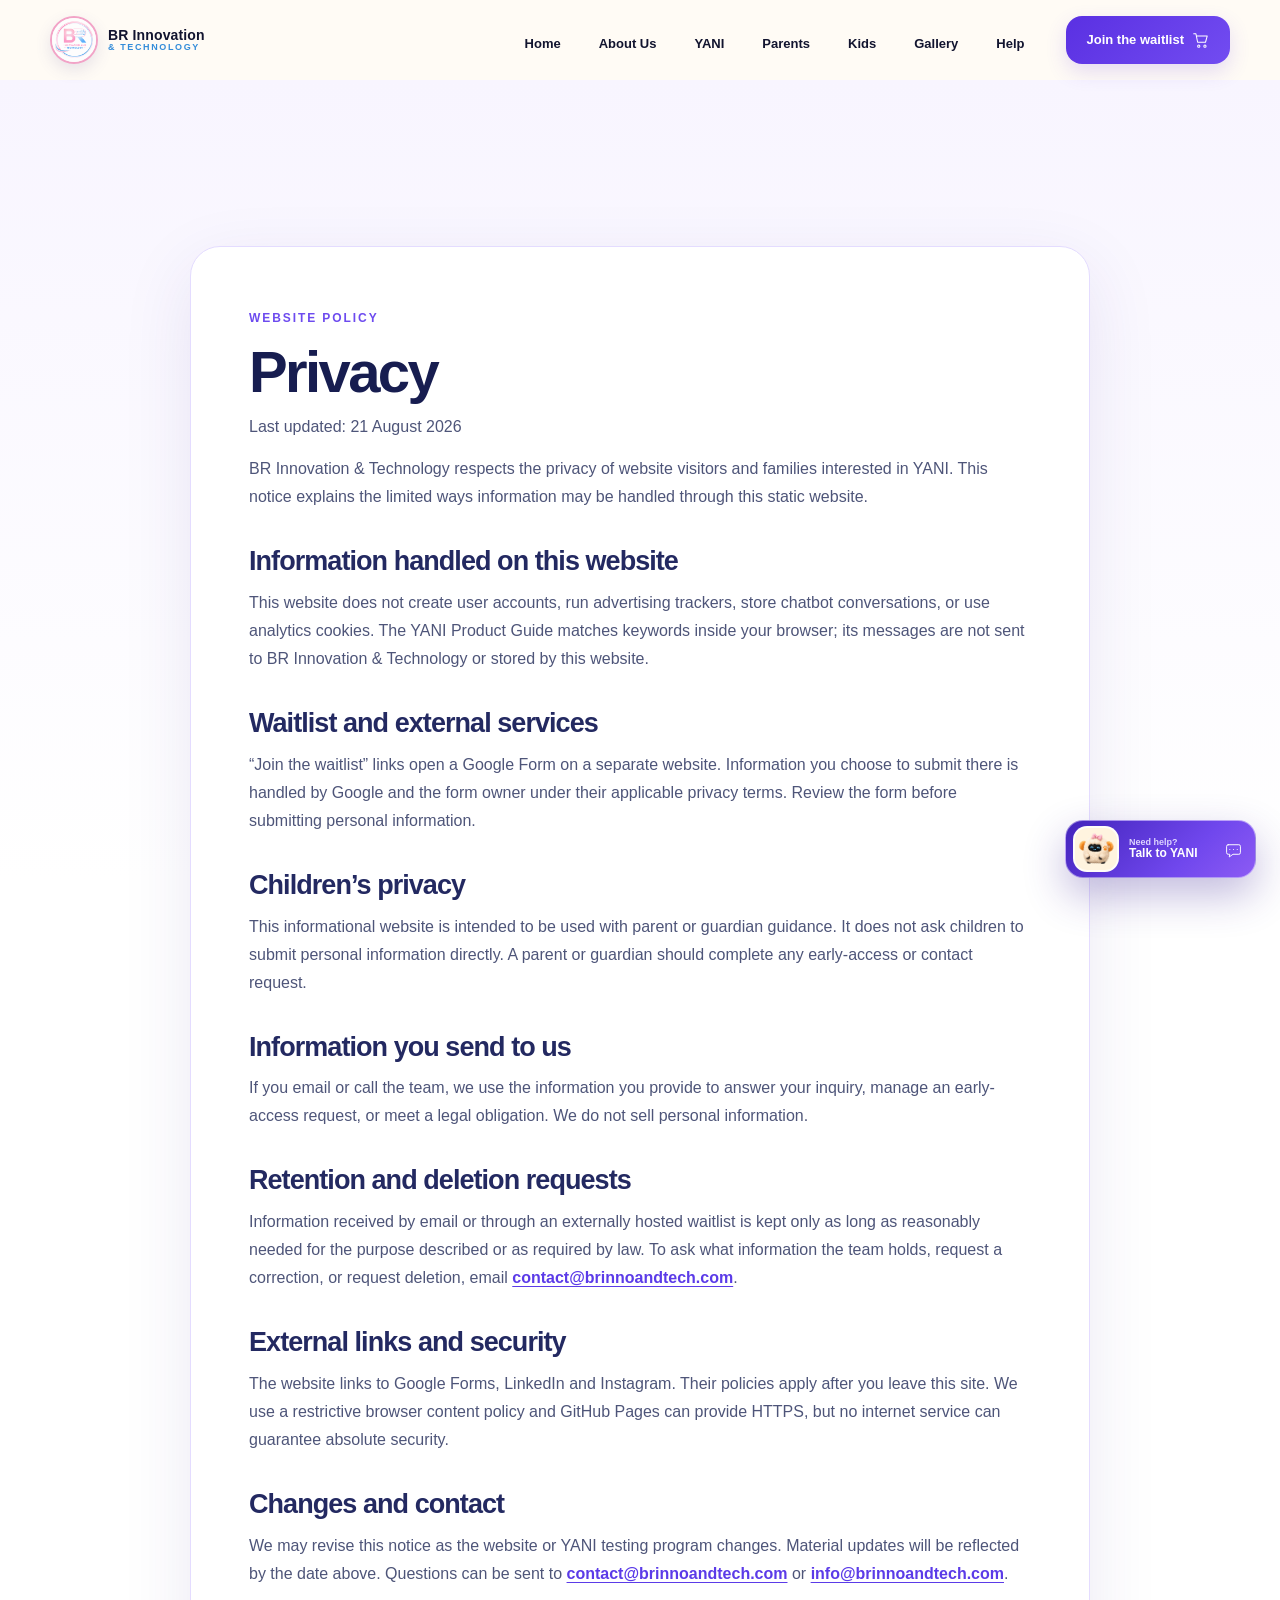
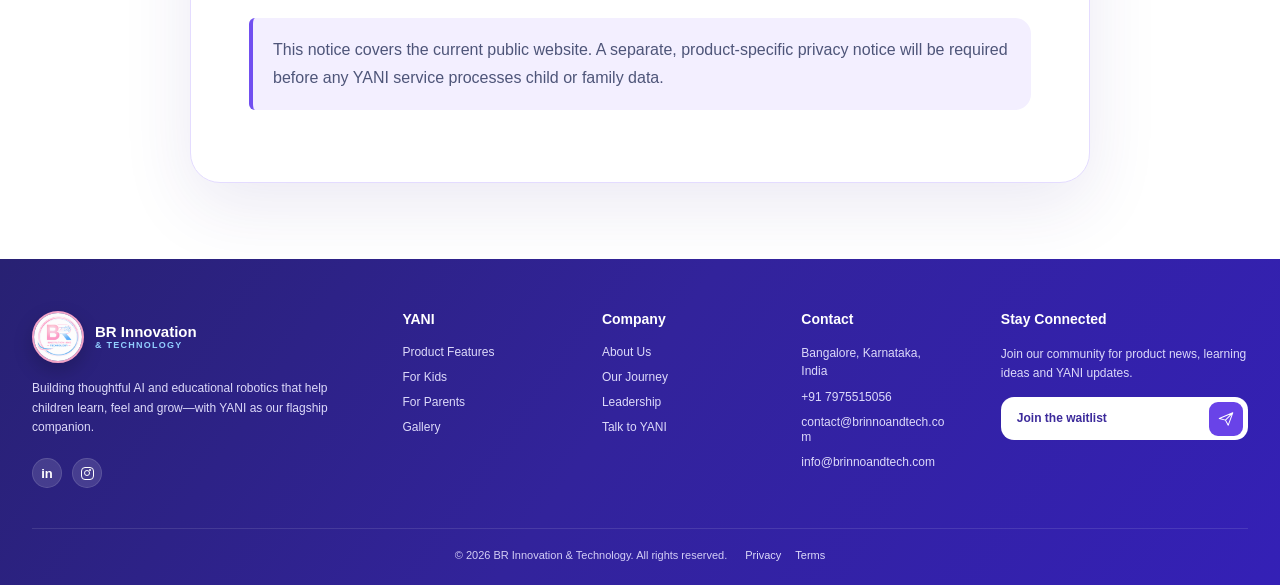
<file: privacy.html>
<!doctype html>
<html lang="en">
<head>
  <meta charset="utf-8"><meta name="viewport" content="width=device-width, initial-scale=1">
  <meta http-equiv="Content-Security-Policy" content="default-src 'self'; script-src 'self'; style-src 'self' 'unsafe-inline' https://fonts.googleapis.com; font-src https://fonts.gstatic.com; img-src 'self' data:; media-src 'self'; connect-src 'self'; object-src 'none'; base-uri 'self'; form-action 'self'; upgrade-insecure-requests"><meta name="referrer" content="strict-origin-when-cross-origin">
  <meta name="theme-color" content="#5b3be8"><meta name="robots" content="index, follow"><meta name="author" content="BR Innovation &amp; Technology">
  <meta name="description" content="Read how the BR Innovation & Technology website handles visitor information and how to contact the team about privacy or data requests.">
  <title>Privacy | BR Innovation &amp; Technology</title>
  <link rel="canonical" href="https://binduraju1511.github.io/britwebsite/privacy.html">
  <meta property="og:type" content="website"><meta property="og:site_name" content="BR Innovation &amp; Technology"><meta property="og:title" content="Privacy | BR Innovation &amp; Technology"><meta property="og:description" content="How this website handles visitor information and privacy requests."><meta property="og:url" content="https://binduraju1511.github.io/britwebsite/privacy.html"><meta property="og:image" content="https://binduraju1511.github.io/britwebsite/assets/images/new_logo.png">
  <meta name="twitter:card" content="summary"><meta name="twitter:title" content="Privacy | BR Innovation &amp; Technology"><meta name="twitter:description" content="How this website handles visitor information and privacy requests.">
  <link rel="icon" type="image/png" href="assets/images/new_logo.png"><link rel="apple-touch-icon" href="assets/images/new_logo.png"><link rel="manifest" href="site.webmanifest">
  <link rel="preconnect" href="https://fonts.googleapis.com"><link rel="preconnect" href="https://fonts.gstatic.com" crossorigin><link href="https://fonts.googleapis.com/css2?family=Mali:wght@500;600;700&family=Nunito:wght@400;600;700;800;900&display=swap" rel="stylesheet">
  <link rel="stylesheet" href="fidelity.css"><link rel="stylesheet" href="reference.css"><link rel="stylesheet" href="footer.css"><link rel="stylesheet" href="mobile.css"><link rel="stylesheet" href="brand.css"><link rel="stylesheet" href="legal.css"><script src="site.js" defer></script>
</head>
<body data-page="privacy"><a class="skip-link" href="#main-content">Skip to content</a><div id="site-header"><header class="site-header"><div class="shell nav"><a class="logo company-brand" href="index.html" aria-label="BR Innovation & Technology home"><img decoding="async" src="assets/images/new_logo.png" alt=""><span class="company-brand-copy"><strong>BR Innovation</strong><small>&amp; Technology</small></span></a><nav class="nav-links" id="nav-links"><a class="" href="index.html">Home</a><a class="" href="about.html">About Us</a><a class="" href="features.html">YANI</a><a class="" href="parents.html">Parents</a><a class="" href="kids.html">Kids</a><a class="" href="gallery.html">Gallery</a><a class="" href="faq.html">Help</a></nav><a class="preorder top-waitlist" href="https://docs.google.com/forms/d/e/1FAIpQLSd5mBxb2ew8po_1-Mn3jcnMzPR-8_mQHuDWSE70P9n4hNMu1w/viewform?usp=publish-editor" target="_blank" rel="noopener noreferrer">Join the waitlist <svg viewBox="0 0 32 32" aria-hidden="true"><path d="M3 5h4l3 15h14l3-11H9M12 25a2 2 0 1 0 0 4 2 2 0 0 0 0-4Zm11 0a2 2 0 1 0 0 4 2 2 0 0 0 0-4Z"/></svg></a><button class="menu-btn" aria-label="Open menu"><i></i><i></i><i></i></button></div></header></div>
  <main id="main-content"><section class="legal-page"><article class="legal-card"><span class="legal-eyebrow">Website policy</span><h1>Privacy</h1><p class="legal-updated">Last updated: 21 August 2026</p>
    <p>BR Innovation &amp; Technology respects the privacy of website visitors and families interested in YANI. This notice explains the limited ways information may be handled through this static website.</p>
    <h2>Information handled on this website</h2><p>This website does not create user accounts, run advertising trackers, store chatbot conversations, or use analytics cookies. The YANI Product Guide matches keywords inside your browser; its messages are not sent to BR Innovation &amp; Technology or stored by this website.</p>
    <h2>Waitlist and external services</h2><p>“Join the waitlist” links open a Google Form on a separate website. Information you choose to submit there is handled by Google and the form owner under their applicable privacy terms. Review the form before submitting personal information.</p>
    <h2>Children’s privacy</h2><p>This informational website is intended to be used with parent or guardian guidance. It does not ask children to submit personal information directly. A parent or guardian should complete any early-access or contact request.</p>
    <h2>Information you send to us</h2><p>If you email or call the team, we use the information you provide to answer your inquiry, manage an early-access request, or meet a legal obligation. We do not sell personal information.</p>
    <h2>Retention and deletion requests</h2><p>Information received by email or through an externally hosted waitlist is kept only as long as reasonably needed for the purpose described or as required by law. To ask what information the team holds, request a correction, or request deletion, email <a href="mailto:contact@brinnoandtech.com">contact@brinnoandtech.com</a>.</p>
    <h2>External links and security</h2><p>The website links to Google Forms, LinkedIn and Instagram. Their policies apply after you leave this site. We use a restrictive browser content policy and GitHub Pages can provide HTTPS, but no internet service can guarantee absolute security.</p>
    <h2>Changes and contact</h2><p>We may revise this notice as the website or YANI testing program changes. Material updates will be reflected by the date above. Questions can be sent to <a href="mailto:contact@brinnoandtech.com">contact@brinnoandtech.com</a> or <a href="mailto:info@brinnoandtech.com">info@brinnoandtech.com</a>.</p>
    <p class="legal-note">This notice covers the current public website. A separate, product-specific privacy notice will be required before any YANI service processes child or family data.</p>
  </article></section></main><div id="site-footer"><footer class="site-footer"><div class="shell footer-shell"><div class="footer-grid">
  <section class="footer-about" aria-label="About BR Innovation & Technology"><a class="footer-company-brand" href="index.html"><img loading="lazy" decoding="async" src="assets/images/new_logo.png" alt=""><span><strong>BR Innovation</strong><small>&amp; Technology</small></span></a><p>Building thoughtful AI and educational robotics that help children learn, feel and grow—with YANI as our flagship companion.</p><div class="footer-socials" aria-label="Social links"><a href="https://www.linkedin.com/company/br-innovation-and-technology/" target="_blank" rel="noopener noreferrer" aria-label="BR Innovation & Technology on LinkedIn">in</a><a href="https://www.instagram.com/brinnovationandtechnology?igsh=aGExMDNpMHMxOXZx" target="_blank" rel="noopener noreferrer" aria-label="BR Innovation & Technology on Instagram"><span class="instagram-mark"></span></a></div></section>
  <nav class="footer-column" aria-label="Product links"><h3>YANI</h3><a href="features.html">Product Features</a><a href="kids.html">For Kids</a><a href="parents.html">For Parents</a><a href="gallery.html">Gallery</a></nav>
  <nav class="footer-column" aria-label="Company links"><h3>Company</h3><a href="about.html">About Us</a><a href="about.html#journey-title">Our Journey</a><a href="about.html">Leadership</a><button type="button" class="footer-chat-link" data-assistant-open aria-controls="yani-assistant">Talk to YANI</button></nav>
  <section class="footer-column footer-contact" aria-label="Contact information"><h3>Contact</h3><span>Bangalore, Karnataka, India</span><a href="tel:+917975515056">+91 7975515056</a><a href="mailto:contact@brinnoandtech.com">contact@brinnoandtech.com</a><a href="mailto:info@brinnoandtech.com">info@brinnoandtech.com</a></section>
  <section class="footer-connect"><h3>Stay Connected</h3><p>Join our community for product news, learning ideas and YANI updates.</p><a class="footer-form footer-waitlist" href="https://docs.google.com/forms/d/e/1FAIpQLSd5mBxb2ew8po_1-Mn3jcnMzPR-8_mQHuDWSE70P9n4hNMu1w/viewform?usp=publish-editor" target="_blank" rel="noopener noreferrer"><span>Join the waitlist</span><svg viewBox="0 0 32 32" aria-hidden="true"><path d="m4 15 24-10-8 22-5-9-11-3Zm11 3L28 5"/></svg></a></section>
  </div><div class="copyright"><span>© 2026 BR Innovation &amp; Technology. All rights reserved.</span><span class="footer-legal"><a href="privacy.html">Privacy</a><a href="terms.html">Terms</a></span></div></div></footer></div><div class="toast" id="toast" role="status" aria-live="polite"></div>
</body></html>
</file>
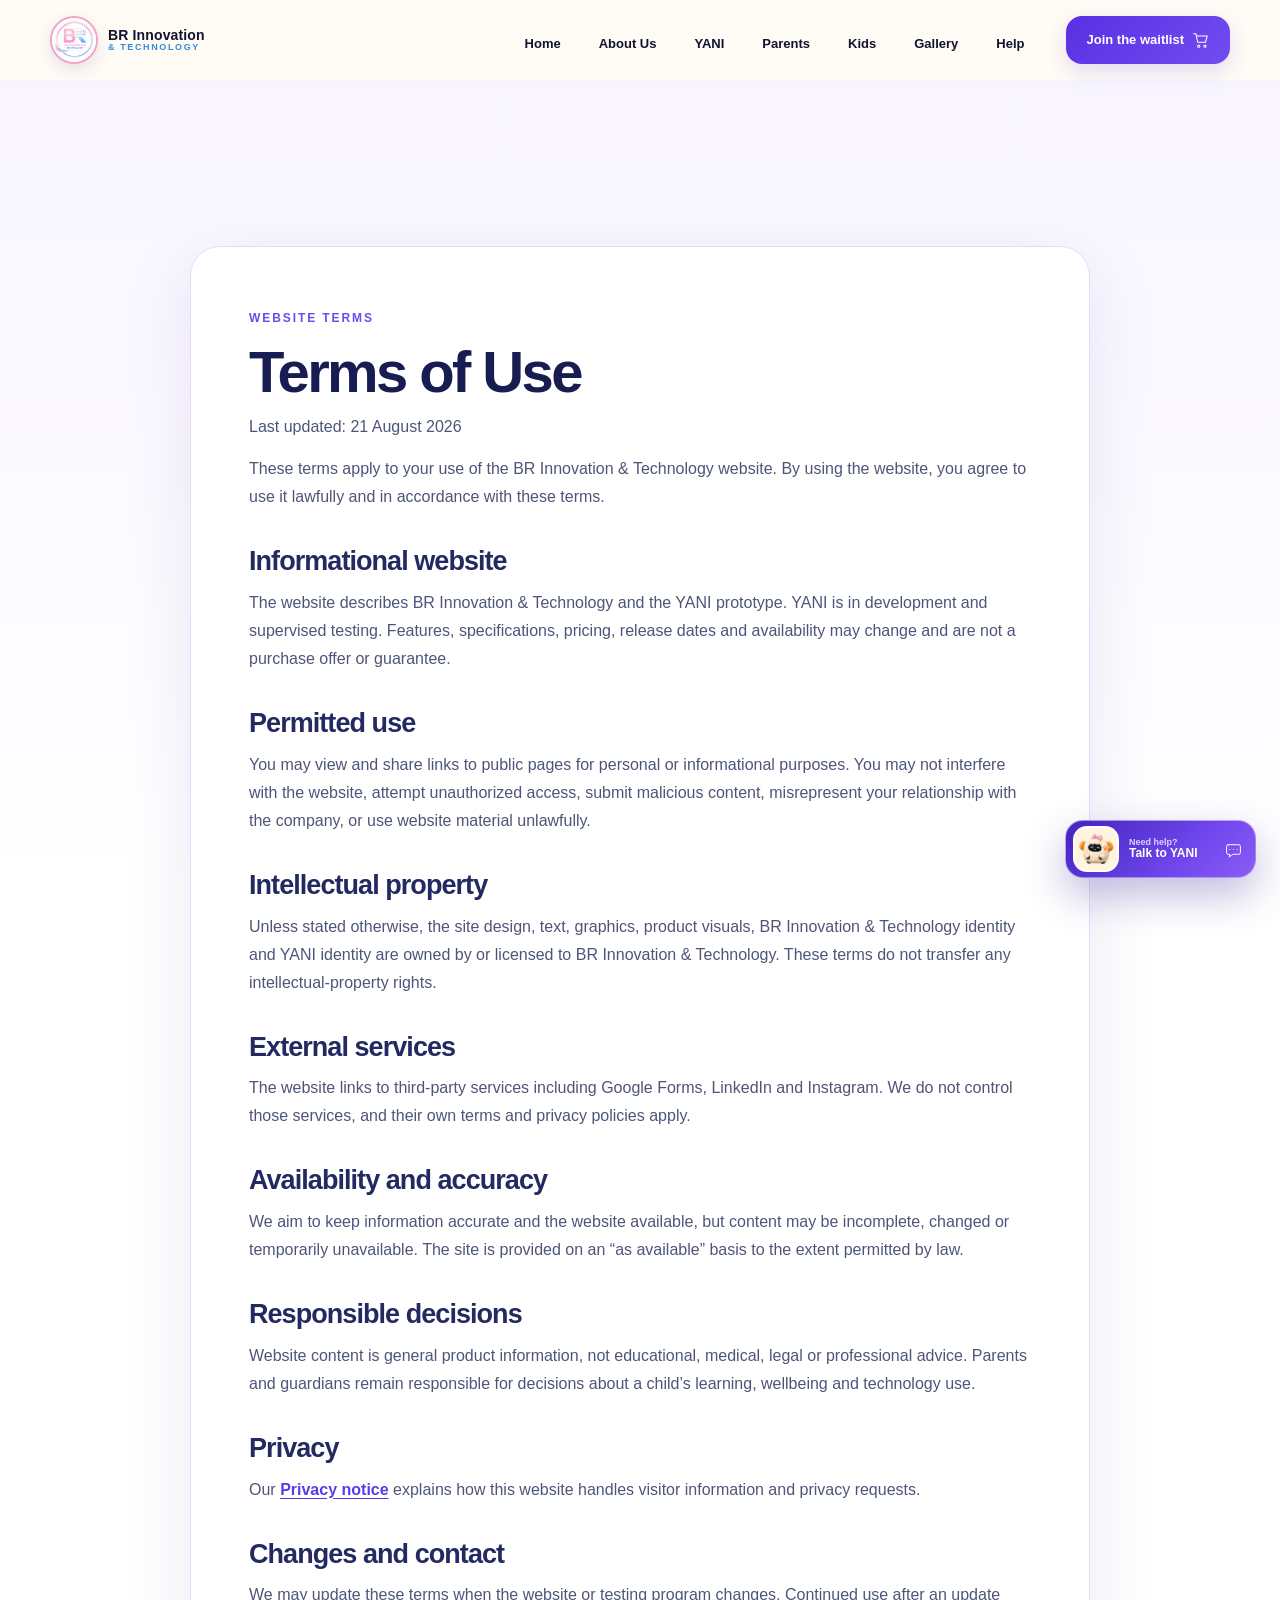
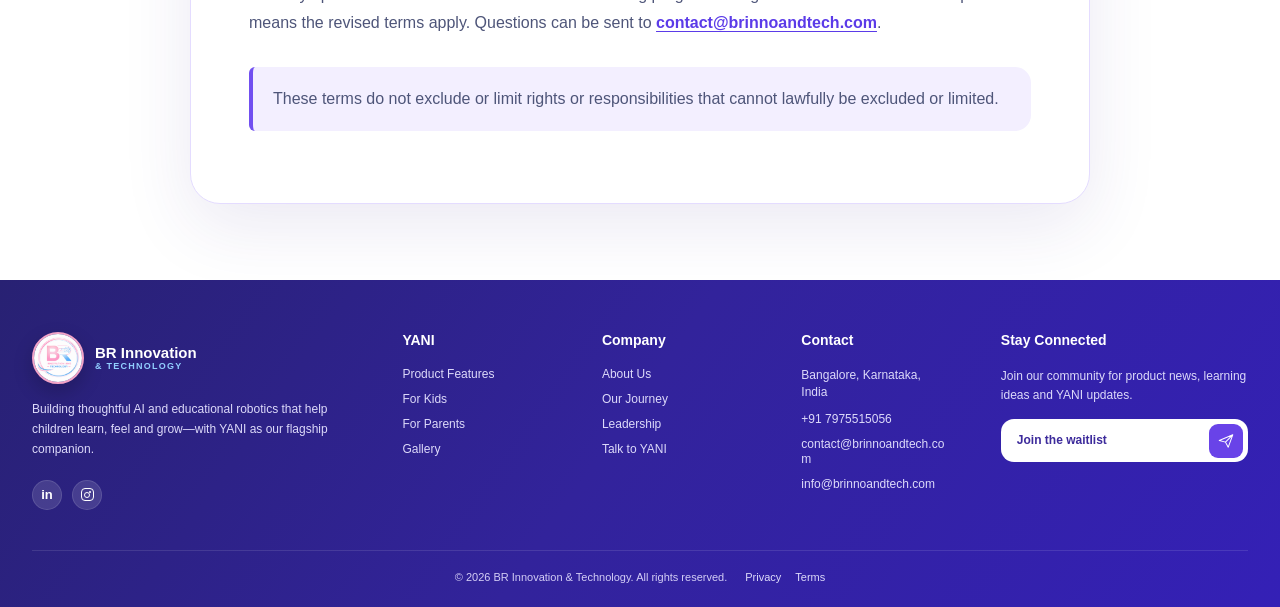
<file: terms.html>
<!doctype html>
<html lang="en">
<head>
  <meta charset="utf-8"><meta name="viewport" content="width=device-width, initial-scale=1">
  <meta http-equiv="Content-Security-Policy" content="default-src 'self'; script-src 'self'; style-src 'self' 'unsafe-inline' https://fonts.googleapis.com; font-src https://fonts.gstatic.com; img-src 'self' data:; media-src 'self'; connect-src 'self'; object-src 'none'; base-uri 'self'; form-action 'self'; upgrade-insecure-requests"><meta name="referrer" content="strict-origin-when-cross-origin">
  <meta name="theme-color" content="#5b3be8"><meta name="robots" content="index, follow"><meta name="author" content="BR Innovation &amp; Technology">
  <meta name="description" content="Read the terms that apply when using the BR Innovation & Technology website and information about the YANI prototype.">
  <title>Terms of Use | BR Innovation &amp; Technology</title>
  <link rel="canonical" href="https://binduraju1511.github.io/britwebsite/terms.html">
  <meta property="og:type" content="website"><meta property="og:site_name" content="BR Innovation &amp; Technology"><meta property="og:title" content="Terms of Use | BR Innovation &amp; Technology"><meta property="og:description" content="Terms for this website and its information about the YANI prototype."><meta property="og:url" content="https://binduraju1511.github.io/britwebsite/terms.html"><meta property="og:image" content="https://binduraju1511.github.io/britwebsite/assets/images/new_logo.png">
  <meta name="twitter:card" content="summary"><meta name="twitter:title" content="Terms of Use | BR Innovation &amp; Technology"><meta name="twitter:description" content="Terms for this website and its information about the YANI prototype.">
  <link rel="icon" type="image/png" href="assets/images/new_logo.png"><link rel="apple-touch-icon" href="assets/images/new_logo.png"><link rel="manifest" href="site.webmanifest">
  <link rel="preconnect" href="https://fonts.googleapis.com"><link rel="preconnect" href="https://fonts.gstatic.com" crossorigin><link href="https://fonts.googleapis.com/css2?family=Mali:wght@500;600;700&family=Nunito:wght@400;600;700;800;900&display=swap" rel="stylesheet">
  <link rel="stylesheet" href="fidelity.css"><link rel="stylesheet" href="reference.css"><link rel="stylesheet" href="footer.css"><link rel="stylesheet" href="mobile.css"><link rel="stylesheet" href="brand.css"><link rel="stylesheet" href="legal.css"><script src="site.js" defer></script>
</head>
<body data-page="terms"><a class="skip-link" href="#main-content">Skip to content</a><div id="site-header"><header class="site-header"><div class="shell nav"><a class="logo company-brand" href="index.html" aria-label="BR Innovation & Technology home"><img decoding="async" src="assets/images/new_logo.png" alt=""><span class="company-brand-copy"><strong>BR Innovation</strong><small>&amp; Technology</small></span></a><nav class="nav-links" id="nav-links"><a class="" href="index.html">Home</a><a class="" href="about.html">About Us</a><a class="" href="features.html">YANI</a><a class="" href="parents.html">Parents</a><a class="" href="kids.html">Kids</a><a class="" href="gallery.html">Gallery</a><a class="" href="faq.html">Help</a></nav><a class="preorder top-waitlist" href="https://docs.google.com/forms/d/e/1FAIpQLSd5mBxb2ew8po_1-Mn3jcnMzPR-8_mQHuDWSE70P9n4hNMu1w/viewform?usp=publish-editor" target="_blank" rel="noopener noreferrer">Join the waitlist <svg viewBox="0 0 32 32" aria-hidden="true"><path d="M3 5h4l3 15h14l3-11H9M12 25a2 2 0 1 0 0 4 2 2 0 0 0 0-4Zm11 0a2 2 0 1 0 0 4 2 2 0 0 0 0-4Z"/></svg></a><button class="menu-btn" aria-label="Open menu"><i></i><i></i><i></i></button></div></header></div>
  <main id="main-content"><section class="legal-page"><article class="legal-card"><span class="legal-eyebrow">Website terms</span><h1>Terms of Use</h1><p class="legal-updated">Last updated: 21 August 2026</p>
    <p>These terms apply to your use of the BR Innovation &amp; Technology website. By using the website, you agree to use it lawfully and in accordance with these terms.</p>
    <h2>Informational website</h2><p>The website describes BR Innovation &amp; Technology and the YANI prototype. YANI is in development and supervised testing. Features, specifications, pricing, release dates and availability may change and are not a purchase offer or guarantee.</p>
    <h2>Permitted use</h2><p>You may view and share links to public pages for personal or informational purposes. You may not interfere with the website, attempt unauthorized access, submit malicious content, misrepresent your relationship with the company, or use website material unlawfully.</p>
    <h2>Intellectual property</h2><p>Unless stated otherwise, the site design, text, graphics, product visuals, BR Innovation &amp; Technology identity and YANI identity are owned by or licensed to BR Innovation &amp; Technology. These terms do not transfer any intellectual-property rights.</p>
    <h2>External services</h2><p>The website links to third-party services including Google Forms, LinkedIn and Instagram. We do not control those services, and their own terms and privacy policies apply.</p>
    <h2>Availability and accuracy</h2><p>We aim to keep information accurate and the website available, but content may be incomplete, changed or temporarily unavailable. The site is provided on an “as available” basis to the extent permitted by law.</p>
    <h2>Responsible decisions</h2><p>Website content is general product information, not educational, medical, legal or professional advice. Parents and guardians remain responsible for decisions about a child’s learning, wellbeing and technology use.</p>
    <h2>Privacy</h2><p>Our <a href="privacy.html">Privacy notice</a> explains how this website handles visitor information and privacy requests.</p>
    <h2>Changes and contact</h2><p>We may update these terms when the website or testing program changes. Continued use after an update means the revised terms apply. Questions can be sent to <a href="mailto:contact@brinnoandtech.com">contact@brinnoandtech.com</a>.</p>
    <p class="legal-note">These terms do not exclude or limit rights or responsibilities that cannot lawfully be excluded or limited.</p>
  </article></section></main><div id="site-footer"><footer class="site-footer"><div class="shell footer-shell"><div class="footer-grid">
  <section class="footer-about" aria-label="About BR Innovation & Technology"><a class="footer-company-brand" href="index.html"><img loading="lazy" decoding="async" src="assets/images/new_logo.png" alt=""><span><strong>BR Innovation</strong><small>&amp; Technology</small></span></a><p>Building thoughtful AI and educational robotics that help children learn, feel and grow—with YANI as our flagship companion.</p><div class="footer-socials" aria-label="Social links"><a href="https://www.linkedin.com/company/br-innovation-and-technology/" target="_blank" rel="noopener noreferrer" aria-label="BR Innovation & Technology on LinkedIn">in</a><a href="https://www.instagram.com/brinnovationandtechnology?igsh=aGExMDNpMHMxOXZx" target="_blank" rel="noopener noreferrer" aria-label="BR Innovation & Technology on Instagram"><span class="instagram-mark"></span></a></div></section>
  <nav class="footer-column" aria-label="Product links"><h3>YANI</h3><a href="features.html">Product Features</a><a href="kids.html">For Kids</a><a href="parents.html">For Parents</a><a href="gallery.html">Gallery</a></nav>
  <nav class="footer-column" aria-label="Company links"><h3>Company</h3><a href="about.html">About Us</a><a href="about.html#journey-title">Our Journey</a><a href="about.html">Leadership</a><button type="button" class="footer-chat-link" data-assistant-open aria-controls="yani-assistant">Talk to YANI</button></nav>
  <section class="footer-column footer-contact" aria-label="Contact information"><h3>Contact</h3><span>Bangalore, Karnataka, India</span><a href="tel:+917975515056">+91 7975515056</a><a href="mailto:contact@brinnoandtech.com">contact@brinnoandtech.com</a><a href="mailto:info@brinnoandtech.com">info@brinnoandtech.com</a></section>
  <section class="footer-connect"><h3>Stay Connected</h3><p>Join our community for product news, learning ideas and YANI updates.</p><a class="footer-form footer-waitlist" href="https://docs.google.com/forms/d/e/1FAIpQLSd5mBxb2ew8po_1-Mn3jcnMzPR-8_mQHuDWSE70P9n4hNMu1w/viewform?usp=publish-editor" target="_blank" rel="noopener noreferrer"><span>Join the waitlist</span><svg viewBox="0 0 32 32" aria-hidden="true"><path d="m4 15 24-10-8 22-5-9-11-3Zm11 3L28 5"/></svg></a></section>
  </div><div class="copyright"><span>© 2026 BR Innovation &amp; Technology. All rights reserved.</span><span class="footer-legal"><a href="privacy.html">Privacy</a><a href="terms.html">Terms</a></span></div></div></footer></div><div class="toast" id="toast" role="status" aria-live="polite"></div>
</body></html>
</file>
<file: fidelity.css>
:root {
  --ink:#12142f;--muted:#555b78;--purple:#5c37e7;--pink:#ef4388;--blue:#2f71ef;
  --green:#29ae60;--orange:#f0801d;--cream:#fffbf6;--paper:#fff;--line:#eee7df;
  --lav:#f0e9ff;--rose:#ffeaf2;--mint:#eaf8ef;--sun:#fff2dc;--shadow:0 14px 34px rgba(55,37,114,.09);
}
*{box-sizing:border-box}html{scroll-behavior:smooth}body{margin:0;background:var(--cream);color:var(--ink);font:15px/1.62 Nunito,Arial,sans-serif;-webkit-font-smoothing:antialiased}body.menu-open{overflow:hidden}img{display:block;max-width:100%}a{text-decoration:none;color:inherit}button,input{font:inherit}.skip-link{position:fixed;top:-80px;left:15px;z-index:100;padding:10px 15px;color:#fff;background:var(--purple);border-radius:8px}.skip-link:focus{top:15px}.sr-only{position:absolute;width:1px;height:1px;margin:-1px;overflow:hidden;clip:rect(0,0,0,0);white-space:nowrap}.shell{width:min(100% - 54px,1180px);margin:auto}.site-header{height:80px;position:relative;z-index:50;background:rgba(255,251,246,.95)}.nav{height:80px;display:flex;align-items:center}.logo{font-size:30px;font-weight:900;letter-spacing:.06em;color:#5634db}.nav-links{display:flex;gap:38px;margin-left:auto;align-items:center}.nav-links a{padding:29px 0 22px;font-size:13px;font-weight:700}.nav-links a.active{color:var(--purple);border-bottom:2px solid var(--purple)}.preorder{margin-left:42px;padding:13px 20px;border-radius:16px;color:#fff;background:linear-gradient(135deg,#5a30e2,#724cf1);font-size:13px;font-weight:800;box-shadow:0 8px 20px #6342e52b}.menu-btn{display:none;margin-left:auto;width:44px;height:44px;border:1px solid var(--line);border-radius:13px;background:#fff}.menu-btn i{display:block;width:18px;height:2px;margin:4px auto;background:var(--ink)}
h1,h2,h3,h4{margin:0 0 12px;font-family:Mali,cursive;line-height:1.22;letter-spacing:-.035em}h1{font-size:clamp(44px,5vw,68px)}h2{font-size:clamp(28px,3.4vw,42px)}h3{font-size:20px}.pink{color:var(--pink)}.purple{color:var(--purple)}.section{padding:54px 0}.section-title{text-align:center;margin:0 auto 32px}.section-title p{margin:5px auto 0;color:var(--muted)}.btn{display:inline-flex;align-items:center;justify-content:center;gap:8px;padding:14px 25px;border:0;border-radius:15px;color:#fff;background:linear-gradient(135deg,#6239e8,#7448ef);font-weight:800;box-shadow:0 9px 20px #5936d629;cursor:pointer}.btn-light{color:var(--purple);background:#fff;border:1px solid #e8e0f7}.btn-orange{background:var(--orange)}.btn-green{background:var(--green)}
.hero{height:520px;position:relative;background:#fff;overflow:hidden}.hero-scene{position:absolute;inset:0;background-position:center;background-size:cover}.hero-copy{position:relative;z-index:2;width:48%;padding-top:62px}.hero h1{max-width:560px}.hero p{max-width:500px;margin:0 0 22px;color:#4f5773;font-size:17px}.hero-actions{display:flex;gap:12px;margin-top:25px}.trust{display:flex;gap:28px;margin-top:34px;flex-wrap:wrap}.trust span{display:flex;align-items:center;gap:8px;font-size:12px;font-weight:700}.trust i{width:27px;height:27px;display:grid;place-items:center;border-radius:9px;color:var(--purple);background:var(--lav);font-style:normal}.hero-home .hero-copy{padding-top:48px}.hero-home .big-yani{font-size:78px;color:#5635d8}.hero-home h1{font-size:47px}.hero-home{height:540px}.hero-about,.hero-features,.hero-parents,.hero-kids,.hero-gallery{height:455px}.hero-faq{height:360px}.hero-faq .hero-copy{padding-top:40px}.hero-faq h1{font-size:55px}.hero-faq p{max-width:370px}
.cards{display:grid;gap:18px}.cards-5{grid-template-columns:repeat(5,1fr)}.cards-4{grid-template-columns:repeat(4,1fr)}.cards-3{grid-template-columns:repeat(3,1fr)}.mini-card{min-height:220px;padding:24px 18px;text-align:center;border:1px solid var(--line);border-radius:18px;background:#fff;box-shadow:var(--shadow)}.mini-card .ico{font-size:38px;margin-bottom:10px}.mini-card h3{font-size:17px;color:var(--tone,var(--purple))}.mini-card p{color:#50556e;font-size:13px}.panel{border:1px solid var(--line);border-radius:30px;background:#fff;box-shadow:var(--shadow);overflow:hidden}.love-panel{display:grid;grid-template-columns:1.1fr 1.3fr .8fr;min-height:330px;background:linear-gradient(100deg,#fff8ed,#fff,#eae1ff)}.love-photo{background:url('assets/images/parents-hero-scene.webp') center/cover}.love-copy{padding:44px 30px}.love-copy ul{padding:0;list-style:none;display:grid;gap:16px}.love-copy li{display:flex;gap:12px}.love-copy b{color:var(--purple)}.love-quote{margin:22px;padding:38px 25px;border-radius:25px;color:#fff;background:linear-gradient(155deg,#9c81e9,#7155dc);display:grid;place-items:center;text-align:center;font:600 26px/1.5 Mali,cursive}.age-row{display:grid;grid-template-columns:1.05fr repeat(3,.75fr);gap:22px;align-items:center}.age-intro{padding:32px;border-radius:25px;background:#fff7ed}.age{text-align:center}.age img{width:145px;height:145px;margin:auto;border-radius:50%;object-fit:contain;background:linear-gradient(#fff1c9,#fff)}.age strong{display:block;color:var(--purple)}.testimonial{display:grid;grid-template-columns:repeat(3,1fr) 1.35fr;gap:14px;padding:28px;background:linear-gradient(110deg,#eadfff,#f5efff)}.review{padding:20px;border-radius:16px;background:#fff}.stars{color:#ffba17}.testimonial-yani{position:relative}.testimonial-yani img{position:absolute;inset:auto 0 -50px;width:100%;max-height:250px;object-fit:contain}
.journey-grid{display:grid;grid-template-columns:.7fr 1.5fr;gap:28px}.story{padding:28px}.timeline{padding:32px;display:grid;grid-template-columns:repeat(4,1fr)}.timeline article{text-align:center;padding:10px 14px;position:relative}.timeline .dot{width:55px;height:55px;margin:0 auto 14px;display:grid;place-items:center;border-radius:50%;background:var(--lav);font-size:24px}.timeline article:not(:last-child):after{content:'';position:absolute;top:38px;left:65%;right:-35%;border-top:2px dashed #9381ce}.timeline p,.story p{font-size:13px;color:var(--muted)}.founder{display:grid;grid-template-columns:.8fr 1.1fr 1fr;align-items:center;padding:28px 46px;background:linear-gradient(100deg,#efe9ff,#faf8ff)}.founder img{width:185px;height:200px;border-radius:25px;object-fit:cover;object-position:center 25%}.founder-name h2{color:var(--purple)}.founder-name strong{color:var(--pink)}.founder-quote{padding:35px;border-radius:22px;background:#fff;font:600 19px/1.6 Mali,cursive}.purpose-card{display:grid;grid-template-columns:1fr .8fr;align-items:center;min-height:220px;padding:24px;border:1px solid var(--line);border-radius:20px;background:#fff}.purpose-card img{height:170px;object-fit:contain}.india{display:grid;grid-template-columns:.8fr 1.2fr;padding:36px;background:linear-gradient(105deg,#eee7ff,#fff1d9)}.india-art{display:flex;justify-content:flex-end}.india-art img{height:220px;object-fit:contain}
.feature-list{display:grid;gap:12px}.feature-strip{display:grid;grid-template-columns:1.05fr 1.35fr;align-items:center;min-height:210px;border:1px solid var(--line);border-radius:20px;background:#fff;overflow:hidden}.feature-strip:nth-child(even){grid-template-columns:1.35fr 1.05fr}.feature-strip:nth-child(even) .feature-art{order:2}.feature-art{height:210px;background:linear-gradient(135deg,var(--soft,var(--lav)),#fff);display:grid;place-items:center}.feature-art img{height:200px;object-fit:contain}.feature-text{padding:28px 42px}.feature-text h2{font-size:27px;color:var(--tone,var(--purple))}.num{display:inline-grid;place-items:center;width:43px;height:43px;border-radius:50%;color:#fff;background:var(--tone,var(--purple));margin-right:12px}.pills{display:flex;gap:8px;flex-wrap:wrap}.pill{padding:6px 12px;border-radius:99px;background:var(--soft,var(--lav));color:var(--tone,var(--purple));font-size:11px;font-weight:700}.learn-loop{padding:24px;display:grid;grid-template-columns:repeat(3,1fr)}.loop{display:grid;grid-template-columns:60px 1fr;gap:12px;padding:15px}.loop .ico{width:55px;height:55px;display:grid;place-items:center;border:2px solid var(--purple);border-radius:50%;font-size:25px}.safety-row{display:grid;grid-template-columns:repeat(3,1fr)}.safety-row article{padding:26px;border-right:1px solid var(--line)}
.dashboard{padding:28px}.dashboard-grid{display:grid;grid-template-columns:repeat(4,1fr);gap:14px}.metric{padding:18px;border:1px solid var(--line);border-radius:17px;min-height:210px}.metric small{color:var(--purple);font-weight:800}.stat{font-size:30px;font-weight:900;margin:15px 0}.bars{height:70px;display:flex;align-items:flex-end;gap:8px}.bars i{flex:1;background:#bca7f2;border-radius:4px 4px 0 0}.control-card{text-align:left;padding:0;min-height:260px}.control-card img{height:130px;width:100%;object-fit:contain;background:linear-gradient(#fff,#fff7eb)}.control-card div{padding:18px}.safety4{display:grid;grid-template-columns:repeat(4,1fr)}.safety4 article{padding:28px 23px;border-right:1px dashed #bea9e9}.day{display:grid;grid-template-columns:repeat(4,1fr)}.day article{position:relative;padding:20px}.day img{height:115px;margin:auto;object-fit:contain}.day article:not(:last-child):after{content:'';position:absolute;top:75px;left:68%;right:-32%;border-top:2px dotted #8b74de}.reviews{display:grid;grid-template-columns:repeat(3,1fr);gap:12px}.faq-quick{display:grid;grid-template-columns:1fr 1fr;gap:8px}.faq-quick div{padding:11px 17px;border:1px solid var(--line);border-radius:14px;background:#fff}
.activities{display:grid;grid-template-columns:repeat(6,1fr);gap:12px}.activity{min-height:300px;padding:20px 12px 0;border-radius:20px;color:#fff;text-align:center;overflow:hidden}.activity:nth-child(1),.activity:nth-child(6){background:#a176ee}.activity:nth-child(2){background:#f778a5}.activity:nth-child(3){background:#f6a747}.activity:nth-child(4){background:#54c891}.activity:nth-child(5){background:#51aee7}.activity img{height:175px;margin:12px auto 0;object-fit:contain}.adventures{display:grid;grid-template-columns:repeat(6,1fr);gap:10px}.adventure{border:1px solid var(--line);border-radius:16px;background:#fff;overflow:hidden;text-align:center}.adventure img{height:140px;width:100%;object-fit:cover}.adventure h3{font-size:14px;padding:10px}.badges{display:grid;grid-template-columns:1.1fr repeat(5,1fr);padding:18px}.badge{text-align:center;border-right:1px solid var(--line)}.badge .round{width:70px;height:70px;margin:auto;display:grid;place-items:center;border-radius:50%;background:linear-gradient(#f5d665,#f7a63f);font-size:32px}.ask{display:grid;grid-template-columns:.7fr 1.3fr;align-items:center;padding:24px}.ask img{height:220px;margin:auto}.answers{display:grid;grid-template-columns:1fr 1fr;gap:12px}.answer{padding:15px;border-radius:15px;background:#fff1c8}.answer:nth-child(2){background:#e5f1ff}.answer:nth-child(3){background:#ffe9f0}.answer:nth-child(4){background:#e6f7ec}
.gallery-filters{display:flex;gap:12px;justify-content:center;padding:15px;border:1px solid var(--line);border-radius:20px;background:#fff}.filter{padding:9px 22px;border:1px solid var(--line);border-radius:99px;background:#fff;color:var(--purple);font-weight:800}.filter.active{color:#fff;background:var(--purple)}.gallery-masonry{display:grid;grid-template-columns:repeat(3,1fr);grid-auto-rows:220px;gap:12px;margin-top:22px}.gallery-item{border-radius:20px;overflow:hidden;background:#fff;box-shadow:var(--shadow)}.gallery-item.wide{grid-column:span 2}.gallery-item img{width:100%;height:100%;object-fit:contain}.gallery-item.founder-pic img{object-fit:cover;object-position:center 20%}.moods{display:grid;grid-template-columns:repeat(5,1fr);padding:15px}.mood{text-align:center;border-right:1px dashed #c9b9ea}.mood:last-child{border:0}.mood img{height:115px;margin:auto;object-fit:contain}.mood b{color:var(--purple)}
.gallery-item{margin:0}
@media(max-width:600px){h1{font-size:34px}.hero-home h1{font-size:32px}.hero-home .big-yani{font-size:50px}.hero-home,.hero-about,.hero-features,.hero-parents,.hero-kids,.hero-gallery,.hero-faq{height:660px}.hero-scene{background-size:auto 43%;background-position:68% bottom}.hero-copy{padding-top:22px;overflow:hidden}.hero-copy p{font-size:14px}.trust{gap:8px}.trust span{font-size:10px}.btn{padding:13px 18px}}
.faq-search-wrap{max-width:650px;margin:-28px auto 25px;position:relative;z-index:4}.faq-search{width:100%;padding:18px 55px 18px 25px;border:2px solid #bda7ff;border-radius:99px;background:#fff;box-shadow:var(--shadow);outline:0}.faq-tabs{display:flex;justify-content:center;gap:0;margin-bottom:18px;border:1px solid var(--line);border-radius:18px;background:#fff;overflow:hidden}.faq-tab{padding:12px 20px;border:0;border-right:1px solid var(--line);background:#fff;color:var(--purple);font-size:12px;font-weight:800}.faq-tab.active{color:#fff;background:var(--purple)}.faq-grid{display:grid;grid-template-columns:1fr 1fr;gap:12px 25px}.faq-item{border:1px solid var(--line);border-radius:16px;background:#fff;overflow:hidden}.faq-q{width:100%;display:flex;justify-content:space-between;text-align:left;padding:17px;border:0;background:#fff;color:#4b2dd1;font:600 17px Mali,cursive}.faq-a{display:none;padding:0 17px 15px;color:var(--muted)}.faq-item.open .faq-a{display:block}.faq-item.hide{display:none}.steps{display:grid;grid-template-columns:repeat(4,1fr);padding:22px}.step{text-align:center;padding:15px;border-right:1px dashed #d7c5ef}.step:last-child{border:0}.step .no{width:36px;height:36px;margin:auto;display:grid;place-items:center;border-radius:50%;color:#fff;background:#a975ef}.step img{height:120px;margin:auto;object-fit:contain}.help-cards{display:grid;grid-template-columns:repeat(3,1fr);gap:18px}.help{display:grid;grid-template-columns:85px 1fr;align-items:center;padding:25px;border-radius:22px;background:var(--lav)}.help:nth-child(2){background:var(--sun)}.help:nth-child(3){background:var(--mint)}.help .icon{font-size:45px}
.wide-cta{display:grid;grid-template-columns:145px 1fr 180px;align-items:center;gap:25px;padding:15px 35px;border-radius:24px;color:#fff;background:linear-gradient(110deg,#a56deb,#7a5be6)}.wide-cta img{height:130px;object-fit:contain}.wide-cta h2{font-size:29px}.wide-cta p{margin:0}.newsletter{display:grid;grid-template-columns:90px 1fr 420px;align-items:center;gap:25px;padding:20px 42px;border-radius:24px 24px 0 0;background:linear-gradient(110deg,#fff0bf,#ffe1a1)}.newsletter .gift{font-size:55px}.signup{display:flex;padding:4px;border-radius:14px;background:#fff}.signup input{flex:1;min-width:0;padding:11px;border:0;outline:0}.signup button{border-radius:11px}.site-footer{padding:44px 0 18px;color:#fff;background:linear-gradient(135deg,#29247c,#3020a7)}.footer-grid{display:grid;grid-template-columns:1.5fr repeat(3,.8fr) 1.25fr;gap:32px}.footer-grid h3{font-family:Nunito;font-size:13px}.footer-grid a{display:block;color:#d8d4fa;font-size:12px;margin:7px 0}.footer-about p{color:#d8d4fa;font-size:12px}.footer-logo{font-size:27px;font-weight:900;letter-spacing:.08em}.footer-form{display:flex;padding:4px;border-radius:12px;background:#fff}.footer-form input{min-width:0;flex:1;border:0;padding:8px}.footer-form button{border:0;color:var(--purple);background:transparent}.copyright{text-align:center;margin-top:30px;color:#d4cef6;font-size:11px}.toast{position:fixed;z-index:100;left:50%;bottom:25px;transform:translate(-50%,30px);opacity:0;padding:11px 18px;border-radius:12px;color:#fff;background:var(--ink);transition:.2s}.toast.show{opacity:1;transform:translate(-50%,0)}
@media(max-width:1050px) and (min-width:761px){.shell{width:min(100% - 34px,1180px)}.nav-links{gap:17px}.nav-links a{font-size:11px}.preorder{margin-left:15px;padding:12px 14px;font-size:11px}.hero-copy{width:46%}.hero h1{font-size:38px}.hero-home .big-yani{font-size:64px}.hero-home h1{font-size:39px}.hero p{font-size:14px}.trust{gap:13px}.trust span{font-size:10px}.mini-card{padding:20px 10px}.mini-card h3{font-size:14px}.mini-card p{font-size:11px}.activities{gap:8px}.activity{padding-left:8px;padding-right:8px}.activity h3{font-size:16px}}
@media(max-width:760px){.nav-links,.preorder{display:none}.menu-btn{display:block}.nav-links.open{display:flex;position:fixed;inset:80px 0 0;flex-direction:column;align-items:stretch;gap:0;padding:18px 25px;background:var(--cream)}.nav-links.open a{padding:15px;border-bottom:1px solid var(--line)}.hero{height:auto;min-height:720px}.hero-scene{background-position:70% bottom;background-size:auto 48%;background-repeat:no-repeat}.hero-copy{width:100%;padding-top:42px;text-align:center}.hero-copy p{margin-left:auto;margin-right:auto}.hero-actions,.trust{justify-content:center}.hero-home,.hero-about,.hero-features,.hero-parents,.hero-kids,.hero-gallery,.hero-faq{height:720px}.cards-5{grid-template-columns:repeat(3,1fr)}.cards-4,.love-panel,.journey-grid,.founder,.india,.feature-strip,.feature-strip:nth-child(even),.ask{grid-template-columns:1fr}.love-photo{min-height:280px}.feature-strip:nth-child(even) .feature-art{order:initial}.age-row{grid-template-columns:1fr 1fr}.testimonial{grid-template-columns:repeat(2,1fr)}.timeline,.dashboard-grid,.safety4,.day,.steps{grid-template-columns:repeat(2,1fr)}.activities,.adventures{grid-template-columns:repeat(3,1fr)}.newsletter{grid-template-columns:80px 1fr}.signup{grid-column:1/-1}.footer-grid{grid-template-columns:1.4fr repeat(3,1fr)}.footer-grid>div:last-child{grid-column:1/-1}}
@media(max-width:600px){.shell{width:min(100% - 28px,1180px)}.site-header,.nav{height:70px}.nav-links.open{inset:70px 0 0}h1{font-size:38px}.hero-home h1{font-size:36px}.hero-home .big-yani{font-size:54px}.hero{min-height:680px}.hero-home,.hero-about,.hero-features,.hero-parents,.hero-kids,.hero-gallery,.hero-faq{height:680px}.hero-copy{padding-top:28px}.trust{gap:10px}.hero-actions{flex-wrap:wrap}.section{padding:38px 0}.cards-5,.cards-4,.cards-3,.timeline,.dashboard-grid,.safety4,.day,.activities,.adventures,.badges,.learn-loop,.safety-row,.faq-grid,.steps,.help-cards,.reviews{grid-template-columns:1fr}.age-row,.testimonial,.answers{grid-template-columns:1fr}.age-intro{grid-column:auto}.love-panel{grid-template-columns:1fr}.founder{padding:25px}.founder img{margin:auto}.feature-text{padding:24px}.feature-art{height:190px}.feature-art img{height:180px}.gallery-filters,.faq-tabs{justify-content:flex-start;overflow-x:auto}.gallery-masonry{grid-template-columns:1fr;grid-auto-rows:190px}.gallery-item.wide{grid-column:auto}.moods{grid-template-columns:repeat(2,1fr)}.mood{border:0}.wide-cta{grid-template-columns:1fr;text-align:center}.wide-cta img{margin:auto}.newsletter{grid-template-columns:1fr;text-align:center;padding:20px}.signup{grid-column:auto;flex-direction:column;background:transparent}.signup input{border-radius:10px;margin-bottom:6px}.footer-grid{grid-template-columns:1fr 1fr}.footer-about,.footer-grid>div:last-child{grid-column:1/-1}}
</file>
<file: reference.css>
/* Exact reference-canvas tuning for the supplied 862–864 px designs. */
.shell{width:calc(100% - 54px);max-width:1180px}
.gallery-item{margin:0}

@media (min-width:761px) and (max-width:1050px){
  .shell{width:calc(100% - 34px);max-width:1180px}
  body{font-size:12px}
  .site-header,.nav{height:64px}
  .logo{font-size:27px}
  .nav-links a{padding:23px 0 17px}
  .hero-home{height:475px}
  .hero-about,.hero-features,.hero-parents,.hero-kids,.hero-gallery{height:405px}
  .hero-faq{height:340px}
  .hero-copy{padding-top:45px}
  .hero-home .hero-copy{padding-top:38px}
  .hero p{line-height:1.55;margin-bottom:16px}
  .hero-actions{margin-top:18px}
  .btn{padding:12px 21px;border-radius:13px}
  .trust{margin-top:22px}
  .section{padding:14px 0}
  .section-title{margin-bottom:22px}
  .section-title h2{font-size:27px}
  .cards{gap:13px}
  .mini-card{min-height:178px;padding:17px 10px;border-radius:16px}
  .mini-card .ico{font-size:31px}
  .love-panel{min-height:278px}
  .love-copy{padding:28px 23px}
  .love-copy h2{font-size:26px}
  .love-copy ul{gap:9px}
  .love-quote{margin:16px;padding:25px 15px;font-size:21px}
  .age-intro{padding:22px}
  .age-intro h2{font-size:24px}
  .age img{width:108px;height:108px}
  .testimonial{min-height:220px;padding:20px}
  .review{padding:15px}
  .testimonial-yani img{max-height:210px}
  .journey-grid{gap:20px}
  .story{padding:15px 25px}
  .story h2{font-size:26px}
  .story .mini-card{min-height:86px;padding:11px;text-align:left}
  .story .mini-card .ico{float:left;margin-right:12px}
  .timeline{min-height:285px;padding:22px 15px}
  .timeline .dot{width:47px;height:47px}
  .timeline h3{font-size:16px}
  .founder{min-height:215px;padding:22px 40px}
  .founder img{height:170px;width:155px}
  .founder-quote{padding:25px;font-size:16px}
  .purpose-card{min-height:175px;padding:18px}
  .purpose-card img{height:135px}
  .india{min-height:175px;padding:25px}
  .india-art img{height:165px}
  .feature-list{gap:9px}
  .feature-strip{min-height:175px}
  .feature-art{height:175px}
  .feature-art img{height:165px}
  .feature-text{padding:24px 35px}
  .feature-text h2{font-size:24px}
  .num{width:39px;height:39px}
  .learn-loop{padding:14px}
  .loop{padding:10px}
  .loop .ico{width:48px;height:48px}
  .safety-row article{padding:18px}
  .dashboard{padding:20px}
  .dashboard-grid{gap:10px}
  .metric{min-height:175px;padding:14px}
  .stat{font-size:25px;margin:10px 0}
  .bars{height:55px}
  .control-card{min-height:205px}
  .control-card img{height:108px}
  .control-card div{padding:13px}
  .safety4 article{padding:17px}
  .day article{padding:12px}
  .day img{height:90px}
  .activities{gap:9px}
  .activity{min-height:245px;padding-top:15px}
  .activity img{height:125px;margin-top:6px}
  .adventure img{height:105px}
  .adventure h3{padding:6px;margin:0}
  .badges{padding:12px}
  .badge .round{width:58px;height:58px}
  .ask{padding:16px}
  .ask img{height:170px}
  .gallery-masonry{grid-auto-rows:170px}
  .mood img{height:90px}
  .faq-search-wrap{margin:-20px auto 18px}
  .faq-search{padding:14px 50px 14px 22px}
  .faq-q{padding:13px;font-size:14px}
  .steps{padding:14px}
  .step{padding:10px}
  .step img{height:90px}
  .help{padding:18px;grid-template-columns:65px 1fr}
  .help .icon{font-size:36px}
  .wide-cta{min-height:110px;padding:10px 30px}
  .wide-cta img{height:105px}
  .wide-cta h2{font-size:25px}
  .newsletter{min-height:92px;padding:14px 36px}
  .newsletter .gift{font-size:45px}
  .site-footer{padding:32px 0 14px}
  .footer-grid{gap:25px}
  .copyright{margin-top:22px}
}

@media (max-width:600px){
  html,body{max-width:100%;overflow-x:hidden}
  .shell{width:calc(100% - 28px);max-width:1180px}
  .nav{width:100%}.menu-btn{flex:0 0 44px}
  .hero-copy{max-width:100%}
  .hero h1{overflow-wrap:anywhere}
}
</file>
<file: home.css>
/* Home-page fidelity layer for the supplied Yani reference. */
body[data-page="home"]{background:#fffdf9}
body[data-page="home"] .site-header{position:relative;z-index:60;background:transparent;backdrop-filter:none;-webkit-backdrop-filter:none;border-bottom:0}
body[data-page="home"] .preorder{display:inline-flex;align-items:center;justify-content:center;gap:9px;min-width:154px;min-height:48px;margin-left:38px;padding:12px 19px;border-radius:15px;white-space:nowrap;line-height:1;box-shadow:0 9px 22px rgba(85,48,211,.2)}
body[data-page="home"] .preorder .nav-cart{display:block;width:18px;height:18px;flex:0 0 18px;fill:none;stroke:currentColor;stroke-width:1.8;stroke-linecap:round;stroke-linejoin:round}

.home-hero{position:relative;height:580px;margin-top:-80px;padding-top:80px;overflow:hidden;background:#fff5ea}
.home-hero-scene{position:absolute;inset:0;background:url('assets/images/home-hero-plush-v2.webp') center/cover no-repeat}
.home-hero-scene:after{content:"";position:absolute;inset:0;background:linear-gradient(90deg,rgba(255,252,248,.25) 0,rgba(255,252,248,.02) 50%,transparent 70%)}
.home-hero-inner{position:relative;height:100%}
.home-hero-copy{position:relative;z-index:3;width:45%;padding-top:40px}
.home-yani-word{position:relative;display:inline-block;color:#5a38dc;font:700 72px/.95 Mali,cursive;letter-spacing:-.08em;text-shadow:0 3px 0 rgba(81,50,208,.08)}
.word-stars{position:absolute;left:100%;top:-10px;width:54px;height:58px;color:#ffd02e;font:700 25px/1 Mali,cursive;letter-spacing:0;transform:rotate(8deg)}
.word-stars b{position:absolute;right:0;top:25px;color:#6650e5;font-size:18px}.word-stars i{position:absolute;left:4px;bottom:0;color:#6650e5;font-size:13px;font-style:normal}
.home-hero h1{margin:10px 0 16px;color:#15162f;font-size:43px;line-height:1.15}.home-hero h1 span{color:#ec498f}.home-hero-copy>p{max-width:390px;margin:0;color:#4a4e68;font-size:15px;line-height:1.62}
.home-actions{display:flex;align-items:center;gap:0;margin-top:22px}.home-preorder{display:inline-flex;height:47px;align-items:center;justify-content:center;min-width:130px;padding:0 22px;border-radius:13px 0 0 13px;color:#fff;background:linear-gradient(135deg,#5d36e6,#774bf0);font-weight:800;line-height:1;box-shadow:0 10px 22px rgba(80,50,198,.2)}.heart-chip{display:grid;width:44px;height:47px;place-items:center;border:1px solid #eee6e7;border-radius:0 13px 13px 0;color:#ee4b8f;background:#fff;font-size:26px}.watch-link{display:flex;align-items:center;gap:8px;margin-left:25px;color:#4f2ed5;font-size:13px;font-weight:800}.watch-link i{display:grid;width:28px;height:28px;place-items:center;border-radius:50%;background:#fff;box-shadow:0 3px 12px #5942ad30;font-size:10px;font-style:normal}
.home-trust{position:relative;z-index:8;display:flex;gap:21px;margin-top:28px;white-space:nowrap}.home-trust span{display:flex;align-items:center;gap:7px;color:#292d49;font-size:10px;font-weight:800}.home-trust i{display:grid;width:26px;height:26px;place-items:center;border:1.5px solid currentColor;border-radius:9px;color:#6b4feb;background:#f1ecff;font-style:normal;font-size:15px}.home-trust span:nth-child(2) i{color:#24b8af;background:#e9fbf8}.home-trust span:nth-child(3) i{color:#a447e6;background:#f5eaff}.home-trust span:nth-child(4) i{color:#2f76ed;background:#edf4ff}
.hero-bubble{position:absolute;z-index:4;top:93px;left:45%;width:138px;padding:18px 10px 23px;text-align:center;border-radius:48% 52% 50% 45%/45% 46% 54% 55%;background:#fff;box-shadow:0 8px 25px rgba(51,34,87,.1);font:600 15px/1.25 Mali,cursive}.hero-bubble:after{content:"";position:absolute;right:6px;bottom:-13px;border:16px solid transparent;border-top-color:#fff;transform:rotate(-23deg)}.hero-bubble strong,.hero-bubble span{display:block}.hero-bubble span{margin-top:3px}
.paper-plane{position:absolute;z-index:4;left:38%;top:290px;width:76px;height:70px;overflow:visible;fill:#fa70a8;stroke:#5e3ce5;stroke-width:2}.paper-plane .plane-trail{fill:none;stroke:#ed5da1;stroke-dasharray:5 5}.hero-yellow-heart{position:absolute;z-index:4;left:43.5%;top:364px;color:#f4c829;font:700 27px Mali,cursive;transform:rotate(-12deg)}
.home-hero-wave{position:absolute;z-index:5;left:-5%;right:-5%;bottom:-72px;height:105px;border-radius:50% 50% 0 0/48% 48% 0 0;background:#fff}

.home-capabilities{position:relative;z-index:6;padding:20px 0 38px;background:#fff}.home-section-title{position:relative;width:max-content;max-width:100%;margin:0 auto 22px;text-align:center}.home-section-title h2{margin:0;font-size:31px}.home-section-title h2 span{color:#5d39e3}.home-section-title p{margin:6px 0 0;color:#4f536a;font-size:12px}.title-star{position:absolute;right:-23px;top:-12px;color:#6048e8;font:700 25px Mali;font-style:normal}.title-swoosh{position:absolute;left:-19px;top:3px;color:#4d93f2;font-size:27px;font-style:normal;transform:rotate(25deg)}
.home-feature-grid{display:grid;grid-template-columns:repeat(5,1fr);gap:18px}.home-feature{position:relative;min-height:205px;padding:16px 13px 20px;text-align:center;border:1px solid #eeeaf0;border-radius:18px;background:#fff;box-shadow:0 9px 27px rgba(50,29,101,.07);overflow:hidden}.home-feature:after{content:"";position:absolute;left:5px;right:5px;bottom:0;height:3px;border-radius:5px;background:currentColor}.home-feature h3{margin:6px 0 9px;color:currentColor;font:800 14px/1.2 Nunito,Arial}.home-feature p{margin:0;color:#25283e;font-size:11px;line-height:1.48}.feature-icon{height:75px;display:grid;place-items:center}.feature-icon svg{width:79px;height:68px}.feature-icon .solid{fill:currentColor}.feature-icon .secondary{opacity:.78}.feature-icon .accent-stroke{fill:none;stroke:currentColor;stroke-width:3;stroke-linecap:round}.feature-icon .white-stroke{fill:none;stroke:#fff;stroke-width:3.4;stroke-linecap:round;stroke-linejoin:round}.purple-card{color:#5336e4}.pink-card{color:#ed438c}.blue-card{color:#2d70ef}.green-card{color:#35ad38}.orange-card{color:#ff7b16}

.home-love-section{padding:0 0 24px;background:#fff}.home-love-panel{display:grid;grid-template-columns:1.05fr 1.2fr .84fr;min-height:294px;border:1px solid #efe9e0;border-radius:33px 59px 31px 54px/34px 37px 44px 39px;background:linear-gradient(100deg,#fff8ea 0,#fffdf9 60%,#f1eaff);box-shadow:0 11px 30px rgba(54,35,92,.06);overflow:hidden}.home-love-photo{background:url('assets/images/parents-hero-scene.webp') 40% center/cover no-repeat}.home-love-copy{padding:34px 25px}.home-love-copy h2{position:relative;margin-bottom:22px;font-size:27px;white-space:nowrap}.home-love-copy h2 span{color:#5e39e4}.home-love-copy h2 em{position:absolute;margin:-10px 0 0 7px;color:#ef4e91;font-size:26px;font-style:normal;transform:rotate(-11deg)}.home-love-copy ul{display:grid;gap:12px;margin:0;padding:0;list-style:none}.home-love-copy li{display:flex;align-items:center;gap:12px;color:#373a51;font-size:12px}.bullet{display:grid;flex:0 0 30px;width:30px;height:30px;place-items:center;border:2px solid currentColor;border-radius:50%;background:#fff;font-style:normal;font-weight:900}.purple-bullet{color:#7158eb}.cyan-bullet{color:#2bb6b1}.pink-bullet{color:#f1548d}.orange-bullet{color:#ff8128}.green-bullet{color:#34b75d}
.happy-parent-card{position:relative;align-self:center;justify-self:center;width:min(100% - 18px,272px);aspect-ratio:284/370;margin:8px 9px;filter:drop-shadow(0 10px 18px rgba(82,53,178,.14))}.family-card-art{display:block;width:100%;height:100%;overflow:visible}.generated-family-art{position:absolute;z-index:2;left:4%;right:4%;bottom:.8%;width:92%;height:48%;object-fit:contain;object-position:center bottom;filter:drop-shadow(0 0 2px rgba(255,255,255,.14))}

.home-growth-section{padding:0 0 25px;background:#fff}.home-growth-card{display:grid;grid-template-columns:1.15fr repeat(3,.8fr);align-items:center;gap:18px;min-height:170px;padding:12px 28px;border:1px solid #f0e8dd;border-radius:48px 29px 55px 25px/31px 50px 30px 51px;background:linear-gradient(90deg,#fff9ed,#fff);box-shadow:0 8px 28px rgba(50,34,90,.04)}.growth-copy{padding:14px 2px}.growth-copy h2{font-size:25px}.growth-copy h2 span{color:#5c39df}.growth-copy h2 em{color:#ee4c91;font-style:normal}.growth-copy p{margin:0;color:#44485f;font-size:12px}.growth-age{position:relative;text-align:center}.age-photo{position:relative;width:112px;height:112px;margin:0 auto 5px;border:5px solid #fff4cd;border-radius:50%;background:#ffeeb6;box-shadow:0 6px 18px rgba(61,45,100,.1)}.age-photo img{width:100%;height:100%;border-radius:50%;object-fit:cover}.age-photo i{position:absolute;right:-7px;top:-9px;color:#f45291;font:700 26px Mali;font-style:normal}.age-middle{border-color:#ffe3c5}.age-middle i{color:#41b9bc}.age-older{border-color:#def3df}.age-older i{color:#ffb51d}.growth-age strong,.growth-age small{display:block;line-height:1.2}.growth-age strong{color:#5b38df;font-size:12px}.growth-age small{margin-top:2px;font-size:10px}.age-doodle{position:absolute;color:#5a56ec;font:700 25px Mali}.doodle-rocket{left:-5px;top:18px;transform:rotate(-35deg)}.doodle-arrow{right:-10px;top:49px;color:#ed50a0}.doodle-star{left:-10px;bottom:30px;color:#2f8df1}

.home-social-section{padding:0;background:#fff}.home-social-shell{overflow:hidden;border-radius:31px 31px 0 0}.home-testimonials{display:grid;grid-template-columns:repeat(3,1fr) 1.35fr;grid-template-rows:auto 1fr;gap:12px;min-height:300px;padding:28px 32px 0;background:linear-gradient(112deg,#e8dcff,#f4efff 70%,#ddd2ff)}.testimonial-heading{position:relative;grid-column:1/4;width:auto;max-width:560px;margin-bottom:2px}.testimonial-heading h2{font-size:25px}.testimonial-heading>.testimonial-heart{position:absolute;right:-7px;top:35px;color:#ef4d92;font:700 29px Mali;transform:rotate(-14deg)}.testimonial-heading>i{position:absolute;left:-5px;width:165px;bottom:0;height:7px;border-bottom:3px solid #efbf27;border-radius:50%;transform:rotate(-2deg)}.testing-badge{display:inline-flex;margin-bottom:5px;padding:4px 9px;border:1px solid rgba(93,57,222,.18);border-radius:99px;color:#5c39df;background:rgba(255,255,255,.68);font-size:8px;font-weight:900;letter-spacing:.13em;text-transform:uppercase}.testimonial-heading>p{max-width:475px;margin:3px 0 10px;color:#595573;font-size:10px;line-height:1.45}.home-review{padding:15px;border-radius:15px;background:#fff;box-shadow:0 7px 18px rgba(69,45,128,.06)}.testing-focus{display:grid;grid-template-columns:38px minmax(0,1fr);align-content:start;gap:10px}.testing-focus-icon{width:38px;height:38px;display:grid;place-items:center;border-radius:12px;font-size:18px;font-weight:900}.purple-focus{color:#6845e5;background:#eee8ff}.cyan-focus{color:#13a99f;background:#e6fbf7}.pink-focus{color:#e94c8d;background:#ffeaf2}.testing-focus b,.testing-focus small{display:block}.testing-focus b{color:#272940;font-size:11px}.testing-focus p{margin:5px 0 8px;color:#4f5269;font-size:10px;line-height:1.48}.testing-focus small{color:#77738c;font-size:8px;font-weight:800;letter-spacing:.03em}.big-stars{color:#ffc21a;font-size:17px;letter-spacing:2px;line-height:1}.home-review>p{min-height:68px;margin:11px 0;color:#24263d;font-size:11px;line-height:1.48}.reviewer{display:flex;align-items:center;gap:9px}.reviewer img{width:34px;height:34px;border:2px solid #fff2d1;border-radius:50%;object-fit:cover}.reviewer span,.reviewer b,.reviewer small{display:block}.reviewer b{font-size:10px}.reviewer small{font-size:9px}.home-testimonial-yani{position:relative;grid-column:4;grid-row:1/3;overflow:hidden}.home-testimonial-yani img{position:absolute;left:0;right:0;bottom:-15px;width:100%;height:285px;object-fit:contain;object-position:bottom}.robot-heart{position:absolute;z-index:2;color:#ed4d96;font:700 37px Mali}.robot-heart.one{left:8px;top:47px;transform:rotate(-15deg)}.robot-heart.two{left:42px;top:29px;font-size:24px;transform:rotate(15deg)}
.home-newsletter{display:grid;grid-template-columns:165px 1fr 410px;align-items:center;gap:24px;min-height:118px;padding:18px 42px 13px 20px;background:linear-gradient(103deg,#fff0b7,#ffe4a1)}.gift-illustration{position:relative;width:140px;height:105px;margin:auto}.gift-illustration img{position:absolute;inset:-18px -7px -2px;width:148px;height:128px;object-fit:contain}.gift-doodle{position:absolute;z-index:2;font:700 24px Mali}.pink-gift-star{right:-2px;top:11px;color:#ef4b91}.gift-curl{left:0;bottom:5px;color:#7956e8;transform:rotate(20deg)}.newsletter-copy{align-self:center;padding-top:8px}.newsletter-copy h3{margin:0;font-size:18px}.newsletter-copy h3 span,.newsletter-copy h3 i{color:#ef4c91}.newsletter-copy h3 i{font-style:normal}.newsletter-copy p{margin:5px 0 0;font-size:10px}.home-signup{display:flex;overflow:hidden;border:1px solid #f2e8d9;border-radius:17px;background:#fff}.home-signup input{min-width:0;flex:1;padding:13px 15px;border:0;outline:0;font-size:11px}.home-signup button{padding:11px 23px;border:0;border-radius:13px;color:#fff;background:linear-gradient(135deg,#5c37e6,#7649ed);font-size:11px;font-weight:800;cursor:pointer}.home-signup button span{font-size:15px}
body[data-page="home"] .site-footer{border-radius:0;padding-top:38px}

@media (min-width:761px) and (max-width:1050px){
  body[data-page="home"] .site-header,body[data-page="home"] .nav{height:64px}.home-hero{height:560px;margin-top:-64px;padding-top:64px}.home-hero-copy{padding-top:39px}.home-yani-word{font-size:61px}.home-hero h1{font-size:36px}.home-hero-copy>p{max-width:330px;font-size:12px}.hero-bubble{top:92px;left:44%;width:125px;font-size:13px}.paper-plane{top:267px;left:38%;width:65px}.hero-yellow-heart{top:335px}.home-trust{gap:14px}.home-trust span{font-size:8px}.home-trust i{width:23px;height:23px}.home-feature-grid{gap:14px}.home-feature{min-height:190px}.home-love-copy{padding:29px 19px}.home-love-copy h2{font-size:23px}.home-love-copy li{font-size:10px}.happy-parent-card p{font-size:15px}.happy-parent-card strong{font-size:19px}.home-growth-card{gap:12px;padding-left:22px;padding-right:22px}.growth-copy h2{font-size:21px}.home-testimonials{padding:24px 28px 0}.home-review{padding:13px}.home-newsletter{grid-template-columns:135px 1fr 350px;padding-right:32px}
}
@media(max-width:760px){
  body[data-page="home"] .site-header{background:transparent}body[data-page="home"] .preorder{display:inline-flex;min-width:124px;min-height:40px;margin-left:auto;margin-right:10px;padding:10px 12px;font-size:10px;border-radius:12px}body[data-page="home"] .preorder .nav-cart{display:block;width:15px;height:15px;flex-basis:15px}.home-hero{height:780px;margin-top:-80px;padding-top:80px}.home-hero-scene{background-position:66% bottom;background-size:auto 52%}.home-hero-scene:after{background:linear-gradient(#fff8ef 0,rgba(255,250,244,.94) 47%,rgba(255,255,255,0) 68%)}.home-hero-copy{width:100%;padding-top:34px;text-align:center}.home-yani-word{font-size:62px}.home-hero h1{font-size:35px}.home-hero-copy>p{margin-left:auto;margin-right:auto}.home-actions,.home-trust{justify-content:center}.hero-bubble{top:auto;bottom:260px;left:12%;width:118px;font-size:12px}.paper-plane{left:66%;top:auto;bottom:270px}.hero-yellow-heart{left:76%;top:auto;bottom:234px}.home-trust{white-space:normal}.home-hero-wave{bottom:-67px}.home-feature-grid{grid-template-columns:repeat(2,1fr)}.home-feature:last-child{grid-column:1/-1}.home-love-panel{grid-template-columns:1fr}.home-love-photo{min-height:270px}.home-love-copy{padding:28px}.happy-parent-card{min-height:310px;margin:0 20px 20px;padding-top:48px}.home-growth-card{grid-template-columns:repeat(3,1fr)}.growth-copy{grid-column:1/-1;text-align:center}.home-testimonials{grid-template-columns:1fr 1fr;grid-template-rows:auto auto auto;padding-bottom:0}.testimonial-heading{grid-column:1/-1}.home-review:nth-of-type(3){grid-column:1/-1}.home-testimonial-yani{grid-column:1/-1;grid-row:auto;height:250px}.home-testimonial-yani img{height:265px}.home-newsletter{grid-template-columns:110px 1fr}.home-signup{grid-column:1/-1}
}
@media(max-width:520px){
  .home-hero{height:805px;margin-top:-70px;padding-top:70px}.home-hero-copy{padding-top:24px}.home-yani-word{font-size:54px}.home-hero h1{font-size:30px}.home-hero-copy>p{font-size:13px}.home-actions{flex-wrap:wrap}.watch-link{margin-left:14px}.home-trust{display:grid;grid-template-columns:1fr 1fr;gap:8px 15px;margin:22px auto 0;width:max-content}.hero-bubble{bottom:260px;left:6%}.paper-plane{left:70%;bottom:270px}.home-capabilities{padding-top:8px}.home-section-title h2{font-size:27px}.home-feature-grid{grid-template-columns:1fr;gap:12px}.home-feature:last-child{grid-column:auto}.home-feature{min-height:178px}.home-love-panel{width:calc(100% - 20px)}.home-love-copy h2{font-size:22px;white-space:normal}.home-growth-card{grid-template-columns:1fr;padding:22px}.growth-copy{grid-column:auto}.growth-age{padding:8px 0}.home-testimonials{grid-template-columns:1fr;padding:24px 18px 0}.testimonial-heading,.home-review:nth-of-type(3),.home-testimonial-yani{grid-column:auto}.home-review>p{min-height:auto}.home-newsletter{grid-template-columns:1fr;text-align:center;padding:25px 20px}.home-signup{grid-column:auto;flex-direction:column;background:transparent;border:0;gap:6px}.home-signup input,.home-signup button{border-radius:12px}.gift-illustration{height:105px}.footer-grid{gap:20px}
}

/* Final reference-canvas sizing: keeps the 864px page close to the supplied 1821px composition. */
@media(min-width:761px){
  .home-capabilities{padding:7px 0 30px}
  .home-section-title{margin-bottom:15px}
  .home-feature-grid{max-width:742px;margin-left:auto;margin-right:auto;gap:18px}
  .home-feature{height:190px;min-height:0;padding:10px 10px 15px}
  .home-feature h3{margin:2px 0 7px;font-size:12px;line-height:1.16}
  .home-feature p{font-size:9.5px;line-height:1.4}
  .feature-icon{height:68px}.feature-icon svg{width:71px;height:60px}
  .home-love-panel{height:292px;min-height:0}
  .home-growth-section{padding-bottom:22px}
  .home-growth-card{height:158px;min-height:0;padding:8px 28px 18px}
  .home-testimonials{height:285px;min-height:0;padding-top:24px}
  .home-testimonial-yani img{height:252px}
  .home-newsletter{height:118px;min-height:0;padding-top:18px;padding-bottom:13px}
}
@media(min-width:761px) and (max-width:1050px){
  body[data-page="home"] .nav{width:calc(100% - 84px)}
  body[data-page="home"] .nav-links{margin-left:96px;gap:31px}
  body[data-page="home"] .nav-links a{white-space:nowrap}
  body[data-page="home"] .preorder{flex:0 0 112px;width:112px;min-width:112px;min-height:40px;margin-left:auto;padding:10px 9px;white-space:nowrap;font-size:9px}
  body[data-page="home"] .preorder .nav-cart{width:15px;height:15px;flex-basis:15px}
  .home-hero-inner{width:calc(100% - 118px)}
  .home-trust{gap:34px}
}

@media(min-width:761px){
  body[data-page="home"] .site-footer{padding:40px 0 16px;background:linear-gradient(125deg,#292275 0%,#3522b6 58%,#2e2393 100%)}
  body[data-page="home"] .footer-grid{grid-template-columns:1.45fr .72fr .72fr .82fr 1.25fr;gap:38px}
  body[data-page="home"] .footer-logo{font-size:29px}
  body[data-page="home"] .footer-grid h3{margin-bottom:13px;font-size:13px}
  body[data-page="home"] .footer-grid a{margin:7px 0;font-size:11px;line-height:1.35}
  body[data-page="home"] .footer-about p,body[data-page="home"] .footer-grid>div:last-child p{margin:10px 0;font-size:11px;line-height:1.55}
  body[data-page="home"] .footer-form{padding:4px}
  body[data-page="home"] .footer-form input{padding:8px;font-size:11px}
  body[data-page="home"] .copyright{margin-top:27px;font-size:10px}
}
.social-links{display:flex;gap:9px;margin-top:14px}.social-links a{display:grid!important;width:25px;height:25px;margin:0!important;place-items:center;border-radius:50%;color:#fff!important;background:rgba(255,255,255,.14);font-size:11px!important;font-weight:900}

@media(min-width:1200px){
  body[data-page="home"] .site-header{position:absolute;top:0;left:0;right:0}
  body[data-page="home"] .preorder{min-width:164px;min-height:52px;padding:14px 22px;font-size:13px}
  .home-hero{height:700px;margin-top:0;padding-top:80px}
  .home-hero-scene{background-position:center 52%}
  .home-hero-copy{padding-top:58px}
  .home-yani-word{font-size:74px}.home-hero h1{font-size:46px}.home-hero-copy>p{font-size:16px;line-height:1.65}
  .home-actions{margin-top:28px}.home-preorder{height:50px;min-width:194px;padding:0 28px;font-size:16px}.heart-chip{width:52px;height:50px;font-size:28px}.watch-link{font-size:15px}.watch-link i{width:34px;height:34px}
  .home-trust{gap:48px;margin-top:30px}.home-trust span{font-size:11px}.home-trust i{width:30px;height:30px}
  .hero-bubble{top:117px;left:45%;width:160px;padding:22px 12px 26px;font-size:16px}
  .paper-plane{top:365px;left:38.5%;width:85px}.hero-yellow-heart{top:450px;left:43.4%}
  .home-hero-wave{bottom:-58px;height:120px}
  .home-capabilities{padding-top:16px}
  .home-section-title{margin-bottom:27px}.home-section-title h2{font-size:36px}.home-section-title p{font-size:14px}
  .home-feature-grid{max-width:950px;gap:24px}.home-feature{height:236px;padding:18px 16px 22px}.home-feature h3{margin:5px 0 10px;font-size:15px}.home-feature p{font-size:12px;line-height:1.45}.feature-icon{height:83px}.feature-icon svg{width:88px;height:74px}
  .home-love-section{padding-top:13px}.home-love-panel{grid-template-columns:1.12fr 1.42fr 310px;height:405px;max-width:1450px}.home-love-copy{padding:54px 38px}.home-love-copy h2{font-size:31px}.home-love-copy ul{gap:17px}.home-love-copy li{font-size:14px}.bullet{width:38px;height:38px;flex-basis:38px}.happy-parent-card{width:278px;margin:14px 16px}
  .home-growth-section{padding-top:4px;padding-bottom:28px}.home-growth-card{height:185px;max-width:1450px;padding:12px 36px 24px}.growth-copy h2{font-size:29px}.growth-copy p{font-size:14px}.age-photo{width:116px;height:116px;margin-bottom:4px}.growth-age strong{font-size:14px}.growth-age small{font-size:12px}
  .home-social-shell{max-width:1450px}.home-testimonials{height:340px;padding:34px 40px 0;gap:18px}.testimonial-heading h2{font-size:30px}.home-review{padding:19px}.big-stars{font-size:20px}.home-review>p{font-size:13px}.reviewer img{width:40px;height:40px}.reviewer b{font-size:12px}.reviewer small{font-size:10px}.home-testimonial-yani img{height:310px}
  .home-newsletter{height:140px;grid-template-columns:200px 1fr 480px;padding:24px 50px 18px 24px}.gift-illustration{width:165px;height:122px}.gift-illustration img{width:178px;height:151px;inset:-22px -6px -5px}.newsletter-copy{padding-top:10px}.newsletter-copy h3{font-size:23px}.newsletter-copy p{font-size:12px}.home-signup input{padding:17px 20px;font-size:13px}.home-signup button{padding:15px 30px;font-size:13px}
  body[data-page="home"] .site-footer{padding:50px 0 20px}.footer-grid{max-width:1450px}body[data-page="home"] .footer-grid h3{font-size:14px}body[data-page="home"] .footer-grid a{font-size:12px}body[data-page="home"] .footer-about p,body[data-page="home"] .footer-grid>div:last-child p{font-size:12px}
}

/* Generated feature art and breathing room above the newsletter band. */
.feature-icon img{display:block;width:82px;height:76px;object-fit:contain;filter:drop-shadow(0 6px 8px rgba(54,34,99,.12))}
.home-testimonials{padding-bottom:16px}
.home-waitlist{min-height:48px;display:inline-flex;align-items:center;justify-content:center;gap:12px;justify-self:end;padding:12px 24px;border-radius:14px;color:#fff;background:linear-gradient(135deg,#5c37e6,#7649ed);font-size:12px;font-weight:900;box-shadow:0 9px 20px rgba(89,54,214,.18)}.home-waitlist span{font-size:17px;line-height:1}
@media(min-width:761px){.feature-icon img{width:76px;height:70px}}
@media(min-width:1200px){.feature-icon img{width:94px;height:88px}.home-testimonials{padding-bottom:18px}}
</file>
<file: footer.css>
/* Shared footer: loaded last on every page so page-specific styles cannot distort it. */
.site-footer{margin:0!important;padding:52px 0 20px!important;border:0!important;border-radius:0!important;color:#fff;background:linear-gradient(125deg,#282173 0%,#32239b 48%,#3420b6 100%)!important}
.site-footer .footer-shell{width:min(100% - 64px,1450px)!important;max-width:1450px!important;margin:0 auto!important}
.site-footer .footer-grid{display:grid!important;grid-template-columns:minmax(240px,1.55fr) repeat(3,minmax(120px,.72fr)) minmax(245px,1.2fr)!important;gap:clamp(30px,4vw,72px)!important;align-items:start!important;max-width:none!important}
.site-footer .footer-about,.site-footer .footer-connect,.site-footer .footer-column{min-width:0}
.site-footer .footer-logo{display:inline-block;margin:0 0 16px;color:#fff;font:900 32px/1 Nunito,Arial,sans-serif;letter-spacing:.12em}
.site-footer h3{margin:0 0 17px!important;color:#fff;font:800 14px/1.25 Nunito,Arial,sans-serif!important;letter-spacing:0!important}
.site-footer p{margin:0;color:#dddafa;font-size:12px;line-height:1.65}
.site-footer .footer-about p{max-width:310px!important;margin:0!important;color:#dddafa!important;font-size:12px!important;line-height:1.65!important}
.site-footer .footer-column a{display:block;margin:0 0 10px!important;color:#dddafa;font-size:12px!important;line-height:1.25;transition:color .18s,transform .18s}
.site-footer .footer-column a:hover{color:#fff;transform:translateX(2px)}
.footer-socials{display:flex;gap:10px;margin-top:20px}.footer-socials a{width:30px;height:30px;display:grid;place-items:center;margin:0!important;border:1px solid rgba(255,255,255,.12);border-radius:50%;color:#fff;background:rgba(255,255,255,.13);font-size:13px;font-weight:900}.footer-socials a:hover{background:rgba(255,255,255,.23)}
.instagram-mark{width:13px;height:13px;position:relative;border:1.5px solid currentColor;border-radius:4px}.instagram-mark:before{content:"";position:absolute;left:50%;top:50%;width:4px;height:4px;border:1.5px solid currentColor;border-radius:50%;transform:translate(-50%,-50%)}.instagram-mark:after{content:"";position:absolute;right:1.5px;top:1.5px;width:2px;height:2px;border-radius:50%;background:currentColor}.youtube-mark{width:15px;height:11px;position:relative;border-radius:3px;background:currentColor}.youtube-mark:after{content:"";position:absolute;left:6px;top:3px;border-left:4px solid #302594;border-top:2.5px solid transparent;border-bottom:2.5px solid transparent}
.site-footer .footer-connect p{max-width:300px;margin-bottom:15px!important;color:#dddafa!important;font-size:12px!important;line-height:1.55!important}
.site-footer .footer-form{width:100%;height:43px;display:flex!important;align-items:center;padding:4px!important;border:1px solid rgba(255,255,255,.28);border-radius:13px!important;background:#fff!important;overflow:hidden}
.site-footer .footer-form input{height:100%;min-width:0;flex:1;padding:0 12px!important;border:0!important;outline:0;color:#333850;background:transparent;font-size:12px!important}
.site-footer .footer-form button{width:38px;height:35px;display:grid;place-items:center;padding:0;border:0;border-radius:10px;color:#fff!important;background:#6943e8!important;cursor:pointer}.site-footer .footer-form button svg{width:18px;height:18px;fill:none;stroke:currentColor;stroke-width:1.8;stroke-linecap:round;stroke-linejoin:round}
.site-footer .footer-waitlist{justify-content:space-between;gap:12px;padding-left:15px!important;color:#3c2a9b!important;font-size:12px!important;font-weight:900;text-decoration:none}.site-footer .footer-waitlist:hover{color:#5636d6!important;transform:none}.site-footer .footer-waitlist svg{width:34px;height:34px;flex:0 0 34px;padding:8px;border-radius:9px;color:#fff;background:#6943e8;fill:none;stroke:currentColor;stroke-width:1.8;stroke-linecap:round;stroke-linejoin:round}
.site-footer .copyright{margin:40px 0 0!important;padding-top:18px;display:flex;align-items:center;justify-content:center;gap:18px;flex-wrap:wrap;border-top:1px solid rgba(255,255,255,.11);color:#d4cef6!important;text-align:center;font-size:11px!important}
.site-footer .footer-legal{display:inline-flex;gap:14px}.site-footer .footer-legal a{color:#dddafa;text-decoration:underline;text-decoration-color:transparent;text-underline-offset:3px}.site-footer .footer-legal a:hover{color:#fff;text-decoration-color:currentColor}

@media(max-width:760px){.site-footer .footer-grid{grid-template-columns:1.35fr repeat(3,.75fr)!important;gap:30px!important}.site-footer .footer-connect{grid-column:1/-1;display:grid;grid-template-columns:1fr 1.2fr;column-gap:30px;align-items:center}.site-footer .footer-connect h3{grid-column:1}.site-footer .footer-connect p{grid-column:1}.site-footer .footer-connect .footer-form{grid-column:2;grid-row:1/3}}
@media(min-width:761px) and (max-width:1000px){.site-footer{padding:22px 0 8px!important}.site-footer .footer-shell{width:calc(100% - 54px)!important}.site-footer .footer-grid{grid-template-columns:1.35fr repeat(3,.72fr) 1.15fr!important;gap:15px!important}.site-footer .footer-logo{margin-bottom:9px!important;font-size:25px}.site-footer h3{margin-bottom:8px!important;font-size:11px!important}.site-footer .footer-column a{margin-bottom:4px!important;font-size:9px!important}.site-footer p,.site-footer .footer-about p,.site-footer .footer-connect p{font-size:9px!important;line-height:1.45!important}.site-footer .footer-connect p{margin-bottom:9px!important}.site-footer .footer-form{height:33px}.site-footer .footer-form input{font-size:9px!important}.site-footer .footer-form button{width:29px;height:25px}.footer-socials{margin-top:9px}.footer-socials a{width:22px;height:22px;font-size:10px}.site-footer .copyright{margin-top:14px!important;padding-top:8px;font-size:8px!important}}
@media(max-width:650px){.site-footer{padding:40px 0 18px!important}.site-footer .footer-shell{width:calc(100% - 36px)!important}.site-footer .footer-grid{grid-template-columns:1fr 1fr!important;gap:32px 24px!important}.site-footer .footer-about,.site-footer .footer-connect{grid-column:1/-1}.site-footer .footer-about{text-align:center}.site-footer .footer-about p{margin-left:auto!important;margin-right:auto!important}.footer-socials{justify-content:center}.site-footer .footer-connect{display:block;text-align:center}.site-footer .footer-connect p{margin-left:auto!important;margin-right:auto!important}.site-footer .footer-form{max-width:390px;margin:0 auto}.site-footer .copyright{margin-top:30px!important}}
@media(max-width:400px){.site-footer .footer-grid{gap:28px 18px!important}.site-footer .footer-logo{font-size:28px}.site-footer .footer-column a,.site-footer p{font-size:11px!important}}
</file>
<file: mobile.css>
/* Shared phone polish. Loaded last on every page. */
/* Tablet navigation: switch to the compact menu before seven links become cramped. */
@media(min-width:761px) and (max-width:1120px){
  body #site-header,body .site-header{z-index:1000!important}
  body .site-header .nav{display:flex!important;align-items:center!important;gap:0!important}
  body .logo{flex:0 0 auto;line-height:1}
  body .nav-links{display:none!important}
  body .preorder{display:inline-flex!important;align-items:center;justify-content:center;gap:7px;min-width:132px!important;min-height:40px!important;margin-left:auto!important;margin-right:10px!important;padding:10px 14px!important;border-radius:12px!important;white-space:nowrap;font-size:10px!important;line-height:1!important}
  body .preorder .nav-cart{display:block!important;width:15px!important;height:15px!important;flex:0 0 15px!important}
  body .menu-btn{display:grid!important;width:40px!important;height:40px!important;flex:0 0 40px;place-content:center;margin:0!important;padding:0;border:1px solid #e7dfd7;border-radius:12px;background:rgba(255,255,255,.94);box-shadow:0 4px 12px rgba(42,28,88,.07);cursor:pointer}
  body .menu-btn i{width:17px;height:2px;margin:2px auto;border-radius:3px;transition:transform .2s,opacity .2s}
  body.menu-open .menu-btn i:nth-child(1){transform:translateY(6px) rotate(45deg)}body.menu-open .menu-btn i:nth-child(2){opacity:0}body.menu-open .menu-btn i:nth-child(3){transform:translateY(-6px) rotate(-45deg)}
  body .nav-links.open{position:absolute!important;z-index:999;top:100%!important;right:0!important;left:0!important;width:100%!important;height:calc(100dvh - 64px)!important;display:flex!important;flex-direction:column!important;align-items:stretch!important;justify-content:flex-start!important;gap:9px!important;margin:0!important;padding:18px 24px 28px!important;overflow-y:auto;background:rgba(255,250,244,.98)!important;backdrop-filter:blur(18px);-webkit-backdrop-filter:blur(18px);box-shadow:inset 0 1px #eee3da}
  body .nav-links.open a{display:flex!important;align-items:center;min-height:50px;padding:12px 18px!important;border:1px solid #eee6de!important;border-radius:15px;color:#292b46;background:#fff;font-size:13px!important;font-weight:800;box-shadow:0 5px 13px rgba(60,39,104,.045)}
  body .nav-links.open a.active{border-color:transparent!important;color:#fff;background:linear-gradient(135deg,#5b35df,#7750ed)}
}

@media(max-width:760px){
  html,body{width:100%;max-width:100%;overflow-x:hidden}
  body{font-size:14px}
  body .shell{width:calc(100% - 28px);max-width:none;margin-left:auto;margin-right:auto}

  body .site-header,body .nav{height:70px!important}
  body .site-header{position:relative;z-index:1000;background:rgba(255,252,248,.72)!important;border:0;backdrop-filter:blur(10px);-webkit-backdrop-filter:blur(10px)}
  body .site-header .nav{width:calc(100% - 24px)!important;max-width:none!important;margin:0 auto!important}
  body .logo{flex:0 0 auto;font-size:24px!important;line-height:1}
  body .preorder{display:inline-flex!important;align-items:center;justify-content:center;gap:6px;min-width:0!important;min-height:40px!important;margin-left:auto!important;margin-right:8px!important;padding:9px 12px!important;border-radius:11px!important;white-space:nowrap;font-size:9px!important;line-height:1!important;box-shadow:0 7px 16px rgba(82,47,200,.18)!important}
  body .preorder .nav-cart{display:block!important;width:14px!important;height:14px!important;flex:0 0 14px!important;fill:none;stroke:currentColor;stroke-width:1.8;stroke-linecap:round;stroke-linejoin:round}
  body .menu-btn{display:grid!important;width:40px!important;height:40px!important;flex:0 0 40px;place-content:center;margin:0!important;padding:0;border:1px solid #e7dfd7;border-radius:12px;background:rgba(255,255,255,.94);box-shadow:0 4px 12px rgba(42,28,88,.07);cursor:pointer}
  body .menu-btn i{width:17px;height:2px;margin:2px auto;border-radius:3px;transition:transform .2s,opacity .2s}
  body.menu-open .menu-btn i:nth-child(1){transform:translateY(6px) rotate(45deg)}body.menu-open .menu-btn i:nth-child(2){opacity:0}body.menu-open .menu-btn i:nth-child(3){transform:translateY(-6px) rotate(-45deg)}
  body .nav-links.open{position:fixed!important;z-index:999;inset:70px 0 0!important;width:100%!important;height:calc(100dvh - 70px)!important;display:flex!important;flex-direction:column!important;align-items:stretch!important;justify-content:flex-start!important;gap:9px!important;margin:0!important;padding:18px 16px 28px!important;overflow-y:auto;background:rgba(255,250,244,.97)!important;backdrop-filter:blur(18px);-webkit-backdrop-filter:blur(18px);box-shadow:inset 0 1px #eee3da}
  body .nav-links.open a{display:flex!important;align-items:center;min-height:52px;padding:13px 17px!important;border:1px solid #eee6de!important;border-radius:15px;color:#292b46;background:#fff;font-size:14px!important;font-weight:800;box-shadow:0 5px 13px rgba(60,39,104,.045)}
  body .nav-links.open a.active{border-color:transparent!important;color:#fff;background:linear-gradient(135deg,#5b35df,#7750ed)}

  body .site-footer{width:100%!important;margin:0!important;padding:38px 0 17px!important;overflow:hidden}
  body .site-footer .footer-shell{width:calc(100% - 32px)!important;max-width:none!important;margin:0 auto!important}
  body .site-footer .footer-grid{width:100%!important;max-width:100%!important;display:grid!important;grid-template-columns:repeat(2,minmax(0,1fr))!important;gap:29px 20px!important}
  body .site-footer .footer-about,body .site-footer .footer-connect{grid-column:1/-1!important;width:auto!important;min-width:0!important;text-align:center}
  body .site-footer .footer-column{width:auto!important;min-width:0!important;text-align:left}
  body .site-footer .footer-about p,body .site-footer .footer-connect p{max-width:300px!important;margin-left:auto!important;margin-right:auto!important}
  body .site-footer .footer-socials{justify-content:center}
  body .site-footer .footer-connect{display:block!important}
  body .site-footer .footer-form{width:100%!important;max-width:390px!important;margin:0 auto!important}
  body .site-footer .copyright{margin-top:28px!important}

  /* Home: retain the rich desktop hierarchy without making the page feel endless. */
  body[data-page="home"] .home-feature-grid{grid-template-columns:repeat(2,minmax(0,1fr))!important;gap:11px}
  body[data-page="home"] .home-feature:last-child{grid-column:1/-1!important;width:calc(50% - 6px);justify-self:center}
  body[data-page="home"] .home-feature{min-height:190px!important;padding:13px 10px 17px}
  body[data-page="home"] .home-growth-card{grid-template-columns:repeat(3,minmax(0,1fr))!important;gap:8px;padding:20px 12px}
  body[data-page="home"] .growth-copy{grid-column:1/-1!important;text-align:center}
  body[data-page="home"] .age-photo{width:88px;height:88px}
  body[data-page="home"] .growth-age{padding:4px 0!important}
  body[data-page="home"] .growth-age small{font-size:9px}

  /* About: two-column journey and shorter purpose cards preserve visual rhythm. */
  body[data-page="about"] .journey-steps{grid-template-columns:repeat(2,minmax(0,1fr))!important;gap:28px 10px}
  body[data-page="about"] .journey-steps article{padding:0 8px!important}
  body[data-page="about"] .founder-photo{height:280px!important;object-position:center 24%}
  body[data-page="about"] .about-purpose-card{min-height:300px!important;padding:98px 18px 160px!important}
  body[data-page="about"] .about-purpose-card>img,body[data-page="about"] .about-purpose-card:nth-child(2)>img,body[data-page="about"] .about-purpose-card:nth-child(3)>img{right:50%!important;bottom:-12px!important;width:185px!important;height:180px!important;transform:translateX(50%)!important;object-fit:contain}
  body[data-page="about"] .about-newsletter-section{padding:0;background:#fffdf9}
  body[data-page="about"] .about-newsletter{width:calc(100% - 28px)!important;max-width:none!important;min-height:0!important;display:flex!important;flex-direction:column;align-items:center;gap:0;padding:18px 18px 20px!important;border:1px solid #f2dca4;border-bottom:0;border-radius:28px 28px 0 0!important;text-align:center;background:linear-gradient(155deg,#fff5cc 0%,#ffe8a9 58%,#ffdf92 100%);overflow:hidden;box-shadow:0 -8px 26px rgba(101,67,20,.06)}
  body[data-page="about"] .about-gift{width:156px;height:126px;flex:0 0 126px;align-self:center!important;margin:-5px auto 4px}
  body[data-page="about"] .about-gift img{position:absolute!important;left:50%!important;bottom:-2px!important;width:150px!important;height:135px!important;object-fit:contain;transform:translateX(-50%);filter:drop-shadow(0 8px 8px rgba(105,60,18,.14))}
  body[data-page="about"] .about-gift span{right:-2px!important;top:15px!important;font-size:25px!important}
  body[data-page="about"] .about-news-copy{width:100%;max-width:315px}
  body[data-page="about"] .about-news-copy h3{margin:0!important;font-size:23px!important;line-height:1.25}
  body[data-page="about"] .about-news-copy p{margin:8px auto 16px!important;color:#555066;font-size:12px!important;line-height:1.55}
  body[data-page="about"] .about-signup{width:100%;height:auto!important;display:grid!important;grid-template-columns:1fr!important;gap:8px;padding:0!important;border-radius:0!important;background:transparent!important}
  body[data-page="about"] .about-signup input,body[data-page="about"] .about-signup button{width:100%!important;height:50px!important;margin:0!important;border-radius:14px!important}
  body[data-page="about"] .about-signup input{padding:0 16px!important;border:1px solid #ebdfce!important;background:#fff!important;box-shadow:0 5px 14px rgba(71,45,23,.06);font-size:12px;text-align:left}
  body[data-page="about"] .about-signup button{justify-content:center!important;padding:0 20px!important;font-size:12px;box-shadow:0 8px 18px rgba(82,47,198,.2)}

  /* Features: restore a confident mobile headline and readable learning copy. */
  body[data-page="features"] .features-heading h1{font-size:clamp(28px,8.1vw,35px)!important;line-height:1.18}
  body[data-page="features"] .features-heading h1 b{white-space:normal!important}
  body[data-page="features"] .features-hero-copy>p{font-size:13px!important;line-height:1.55}
  body[data-page="features"] .learning-flow p{font-size:12px!important;line-height:1.5}

  /* Parents: use responsive 2-up groups instead of a very long single-card stack. */
  body[data-page="parents"] .parents-dashboard-grid{grid-template-columns:repeat(2,minmax(0,1fr))!important;gap:10px}
  body[data-page="parents"] .dashboard-card{min-height:270px!important;padding:13px}
  body[data-page="parents"] .dashboard-card-head{align-items:flex-start;flex-wrap:wrap}
  body[data-page="parents"] .dashboard-card-head h3{min-width:0;flex:1;font-size:10px!important}
  body[data-page="parents"] .dashboard-card-head select{width:68px;max-width:68px!important;min-width:0;padding:4px 13px 4px 5px!important;font-size:7px!important}
  body[data-page="parents"] .dashboard-card small,body[data-page="parents"] .dashboard-card li{font-size:9px!important}
  body[data-page="parents"] .parents-control-grid{grid-template-columns:repeat(2,minmax(0,1fr))!important;gap:11px}
  body[data-page="parents"] .control-art{height:150px!important}
  body[data-page="parents"] .control-copy{padding:14px!important}
  body[data-page="parents"] .parents-safety-panel{grid-template-columns:repeat(2,minmax(0,1fr))!important}
  body[data-page="parents"] .parents-safety-panel article{border-right:1px dashed #bea9e9!important;border-bottom:1px dashed #bea9e9!important}
  body[data-page="parents"] .parents-safety-panel article:nth-child(even){border-right:0!important}body[data-page="parents"] .parents-safety-panel article:nth-last-child(-n+2){border-bottom:0!important}
  body[data-page="parents"] .parents-day-line{grid-template-columns:repeat(2,minmax(0,1fr))!important;gap:18px 6px}
  body[data-page="parents"] .parents-day-line article{padding:0 8px!important}
  body[data-page="parents"] .day-art{height:140px!important}.parents-day-line .day-art>img{width:135px!important;height:135px!important}

  /* Kids and Gallery: decorative elements stay inside their intended canvases. */
  body[data-page="kids"] .adventure-heading-star{display:none!important}
  body[data-page="gallery"] .gallery-filter-bar,body[data-page="gallery"] .gallery-moods-panel,body[data-page="gallery"] .gallery-lab-track{scrollbar-width:none;-webkit-overflow-scrolling:touch}
  body[data-page="gallery"] .gallery-filter-bar::-webkit-scrollbar,body[data-page="gallery"] .gallery-moods-panel::-webkit-scrollbar,body[data-page="gallery"] .gallery-lab-track::-webkit-scrollbar{display:none}

  /* FAQ: show the full hero scene and force the shared footer back inside the viewport. */
  body[data-page="faq"] .faq-hero-scene{inset:auto -8% 54px -8%!important;width:auto!important;height:380px!important;background-position:center bottom!important;background-size:contain!important}
  body[data-page="faq"] .site-footer .footer-grid{grid-template-columns:repeat(2,minmax(0,1fr))!important;gap:29px 20px!important}
}

@media(max-width:420px){
  body .logo{font-size:22px!important}
  body .preorder{padding:8px 10px!important;font-size:9px!important}
  body[data-page="home"] .home-feature-grid{grid-template-columns:repeat(2,minmax(0,1fr))!important}
  body[data-page="home"] .home-feature{min-height:184px!important}
  body[data-page="about"] .about-purpose-card{min-height:285px!important}
  body[data-page="parents"] .dashboard-card{min-height:258px!important}
}

@media(max-width:350px){
  body .preorder{display:none!important}
  body[data-page="home"] .home-feature-grid,body[data-page="parents"] .parents-dashboard-grid,body[data-page="parents"] .parents-control-grid,body[data-page="parents"] .parents-safety-panel,body[data-page="parents"] .parents-day-line{grid-template-columns:1fr!important}
  body[data-page="home"] .home-feature:last-child{width:100%}
}

@media(min-width:390px) and (max-width:760px){
  body[data-page="home"] .home-feature-grid{grid-template-columns:repeat(6,minmax(0,1fr))!important;gap:9px}
  body[data-page="home"] .home-feature,body[data-page="home"] .home-feature:last-child{grid-column:span 2!important;width:auto;min-height:190px!important;padding:13px 9px 16px}
  body[data-page="home"] .home-feature:nth-child(4),body[data-page="home"] .home-feature:nth-child(5){grid-column:span 3!important}
  body[data-page="home"] .feature-icon{height:63px}
  body[data-page="home"] .feature-icon svg{width:63px;height:56px}
  body[data-page="home"] .home-feature h3{font-size:11px;line-height:1.18}
  body[data-page="home"] .home-feature p{font-size:9px;line-height:1.42}
}

/* Final responsive pass: compact waitlist bands and keep illustrated sections intentional on phones. */
@media(max-width:760px){
  body img,body video,body svg{max-width:100%}

  body .site-footer .footer-waitlist{display:flex!important;align-items:center;justify-content:space-between;gap:12px;height:48px!important;padding:5px 6px 5px 16px!important;color:#3f2aa8!important;text-align:left;font-size:12px!important}
  body .site-footer .footer-waitlist svg{width:38px!important;height:38px!important;flex:0 0 38px;padding:9px;border-radius:10px}

  /* Home */
  body[data-page="home"] .home-trust{width:min(100%,350px)!important;display:grid!important;grid-template-columns:repeat(2,minmax(0,1fr))!important;justify-content:normal!important;gap:8px 12px!important;margin:20px auto 0!important;white-space:normal!important}
  body[data-page="home"] .home-trust span{min-width:0;justify-content:flex-start;font-size:9px}
  body[data-page="home"] .home-trust i{flex:0 0 27px;width:27px;height:27px}
  body[data-page="home"] .hero-bubble{top:auto!important;right:auto!important;bottom:205px!important;left:5%!important;width:108px!important;padding:14px 8px 18px!important;font-size:10px!important}
  body[data-page="home"] .paper-plane{top:auto!important;right:5%!important;bottom:215px!important;left:auto!important;width:58px!important;height:54px!important}
  body[data-page="home"] .hero-yellow-heart{top:auto!important;right:10%!important;bottom:180px!important;left:auto!important;font-size:22px!important}
  body[data-page="home"] .happy-parent-card{display:none!important}
  body[data-page="home"] .home-love-panel{grid-template-columns:1fr!important}

  body[data-page="home"] .home-testimonials{position:relative!important;display:block!important;height:auto!important;min-height:0!important;padding:20px 14px 17px!important}
  body[data-page="home"] .testimonial-heading{width:100%!important;max-width:none!important;min-height:132px!important;margin:0!important;padding:2px 125px 10px 2px!important}
  body[data-page="home"] .testimonial-heading h2{font-size:23px!important;line-height:1.18}
  body[data-page="home"] .testimonial-heading>p{font-size:9px!important;line-height:1.42}
  body[data-page="home"] .testimonial-heading>.testimonial-heart{right:auto!important;left:151px!important;top:33px!important;font-size:24px!important}
  body[data-page="home"] .testimonial-heading>i{left:0!important;bottom:18px!important;width:138px!important}
  body[data-page="home"] .home-review{width:100%;min-height:0!important;margin-top:9px;padding:12px!important}
  body[data-page="home"] .testing-focus{grid-template-columns:34px minmax(0,1fr);gap:9px}
  body[data-page="home"] .testing-focus-icon{width:34px;height:34px;border-radius:10px;font-size:16px}
  body[data-page="home"] .testing-focus p{margin:3px 0 5px;font-size:9px;line-height:1.4}
  body[data-page="home"] .testing-focus small{font-size:7px}
  body[data-page="home"] .home-testimonial-yani{position:absolute!important;z-index:1;top:10px!important;right:5px!important;bottom:auto!important;left:auto!important;width:130px!important;height:145px!important;overflow:hidden}
  body[data-page="home"] .home-testimonial-yani img{right:-7px!important;bottom:-11px!important;left:auto!important;width:130px!important;height:145px!important;object-position:center bottom}
  body[data-page="home"] .robot-heart.one{top:34px;left:2px;font-size:24px}.robot-heart.two{top:21px;left:24px;font-size:16px}
  body[data-page="home"] .home-newsletter{height:auto!important;min-height:0!important;display:grid!important;grid-template-columns:86px minmax(0,1fr)!important;gap:6px 12px!important;padding:14px!important;text-align:left!important}
  body[data-page="home"] .gift-illustration{width:86px!important;height:82px!important;margin:0!important}
  body[data-page="home"] .gift-illustration img{inset:-12px -5px -3px!important;width:96px!important;height:96px!important}
  body[data-page="home"] .newsletter-copy{min-width:0;padding:3px 0 0!important}
  body[data-page="home"] .newsletter-copy h3{font-size:17px!important;line-height:1.2}
  body[data-page="home"] .newsletter-copy p{font-size:9px!important;line-height:1.4}
  body[data-page="home"] .home-waitlist{grid-column:1/-1!important;width:100%!important;min-height:48px!important;display:flex!important;flex-direction:row!important;align-items:center;justify-content:center!important;gap:10px!important;padding:12px 18px!important;border:0!important;border-radius:13px!important;color:#fff;background:linear-gradient(135deg,#5c37e6,#7649ed)!important;font-size:12px!important}

  /* About */
  body[data-page="about"] .about-purpose-grid{gap:11px!important}
  body[data-page="about"] .about-purpose-card{min-height:150px!important;display:grid!important;grid-template-columns:52px minmax(0,1fr) 82px!important;gap:10px!important;align-items:center!important;padding:14px 12px 14px 14px!important}
  body[data-page="about"] .about-purpose-card .purpose-icon{position:static!important;width:48px!important;height:48px!important}
  body[data-page="about"] .about-purpose-card h3{margin:0 0 5px!important;font-size:14px!important;line-height:1.2}
  body[data-page="about"] .about-purpose-card p{font-size:9px!important;line-height:1.45}
  body[data-page="about"] .about-purpose-card>img,body[data-page="about"] .about-purpose-card:nth-child(2)>img,body[data-page="about"] .about-purpose-card:nth-child(3)>img{position:static!important;right:auto!important;bottom:auto!important;width:82px!important;height:112px!important;transform:none!important;object-fit:contain!important}

  body[data-page="about"] .about-india-panel{min-height:560px!important;border-radius:28px!important}
  body[data-page="about"] .india-copy{width:100%!important;padding:27px 17px 0!important;text-align:center}
  body[data-page="about"] .india-copy h2{font-size:28px!important}
  body[data-page="about"] .india-copy p{font-size:11px;line-height:1.55}
  body[data-page="about"] .vision-points{position:relative;z-index:4;width:100%;max-width:340px!important;display:grid!important;grid-template-columns:repeat(2,minmax(0,1fr))!important;gap:8px!important;margin:17px auto 0!important}
  body[data-page="about"] .vision-point{min-width:0;display:grid!important;grid-template-columns:32px 1fr;align-items:center;gap:7px;padding:8px 9px;border:1px solid rgba(103,66,231,.1);border-radius:13px;background:rgba(255,255,255,.78);text-align:left;box-shadow:0 5px 12px rgba(72,47,143,.045)}
  body[data-page="about"] .vision-point i{width:30px!important;height:30px!important}
  body[data-page="about"] .vision-point small{min-width:0;margin:0!important;font-size:8px!important;line-height:1.2}
  body[data-page="about"] .india-background{background-position:center bottom!important;background-size:auto 39%!important}
  body[data-page="about"] .about-india-panel:after{background:linear-gradient(#f2edff 0%,rgba(243,238,255,.98) 55%,rgba(243,238,255,.35) 72%,rgba(243,238,255,0) 88%)!important}
  body[data-page="about"] .india-yani{right:5%!important;bottom:-3px!important;width:118px!important;height:143px!important}

  body[data-page="about"] .about-newsletter{display:grid!important;grid-template-columns:82px minmax(0,1fr)!important;align-items:center!important;gap:5px 10px!important;padding:13px 14px 16px!important;text-align:left!important}
  body[data-page="about"] .about-gift{width:82px!important;height:80px!important;flex:auto!important;margin:0!important}
  body[data-page="about"] .about-gift img{left:50%!important;bottom:-6px!important;width:94px!important;height:91px!important}
  body[data-page="about"] .about-gift span{right:-3px!important;top:7px!important;font-size:19px!important}
  body[data-page="about"] .about-news-copy{max-width:none!important}
  body[data-page="about"] .about-news-copy h3{font-size:17px!important;line-height:1.2}
  body[data-page="about"] .about-news-copy p{margin:5px 0 0!important;font-size:9px!important;line-height:1.4}
  body[data-page="about"] .about-waitlist{grid-column:1/-1!important;width:100%!important;min-width:0!important;height:48px!important;display:flex!important;flex-direction:row!important;align-items:center!important;justify-content:center!important;gap:10px!important;margin-top:4px;padding:0 18px!important;border-radius:13px!important;color:#fff!important;background:linear-gradient(135deg,#5e39e6,#7447ed)!important;font-size:12px!important}

  /* YANI hero: fade the scene into the copy instead of starting as a detached image block. */
  body[data-page="features"] .features-hero{height:665px!important;background:linear-gradient(180deg,#fffaf5 0%,#fff8f2 51%,#fff4e9 100%)}
  body[data-page="features"] .features-hero-copy{padding-top:88px!important}
  body[data-page="features"] .features-hero-scene{inset:0!important;background-position:69% bottom!important;background-size:auto 55%!important;-webkit-mask-image:linear-gradient(to bottom,transparent 30%,rgba(0,0,0,.03) 39%,rgba(0,0,0,.38) 50%,rgba(0,0,0,.82) 59%,#000 66%)!important;mask-image:linear-gradient(to bottom,transparent 30%,rgba(0,0,0,.03) 39%,rgba(0,0,0,.38) 50%,rgba(0,0,0,.82) 59%,#000 66%)!important}

  /* Parents */
  body[data-page="parents"] .mood-state{grid-template-columns:58px 1fr!important;margin:18px 0 14px!important}
  body[data-page="parents"] .mood-face{width:52px!important;height:52px!important;border-width:3px!important}
  body[data-page="parents"] .mood-face:before{left:14px;top:15px;width:5px;height:6px;box-shadow:18px 0 0 currentColor}
  body[data-page="parents"] .mood-face:after{top:25px;width:23px;height:12px;border-bottom-width:3px}
}

@media(max-width:350px){
  body[data-page="home"] .testimonial-heading{padding-right:102px!important}
  body[data-page="home"] .home-testimonial-yani{width:108px!important;height:126px!important}
  body[data-page="home"] .home-testimonial-yani img{width:108px!important;height:126px!important}
  body[data-page="about"] .about-purpose-card{grid-template-columns:43px minmax(0,1fr) 66px!important;gap:7px!important;padding:12px 9px!important}
  body[data-page="about"] .about-purpose-card .purpose-icon{width:40px!important;height:40px!important}
  body[data-page="about"] .about-purpose-card>img,body[data-page="about"] .about-purpose-card:nth-child(2)>img,body[data-page="about"] .about-purpose-card:nth-child(3)>img{width:66px!important;height:98px!important}
  body[data-page="about"] .vision-point{grid-template-columns:27px 1fr;padding:7px 6px}
  body[data-page="about"] .vision-point i{width:26px!important;height:26px!important}
  body[data-page="kids"] .next-yani-right>img{right:0!important;width:92px!important}
}

/* Keep the shared navigation visible while scrolling on phones. */
@media(max-width:760px){
  html{scroll-padding-top:76px}
  body #site-header{position:fixed!important;z-index:1200!important;inset:0 0 auto!important;width:100%;height:70px;transform:translateZ(0)}
  body #site-header .site-header{position:relative!important;inset:auto!important;width:100%;height:70px!important}
  body[data-page="home"] .home-hero,body[data-page="gallery"] .gallery-page-hero{margin-top:0!important}
}
</file>
<file: brand.css>
/* BR Innovation & Technology brand layer and shared YANI product guide. */
:root{--brand-gold:#d5a629;--brand-gold-soft:#fff6d8;--brand-black:#080808;--brand-pink:#ef77ad;--brand-blue:#3c99ec}

/* Corporate identity. Page styles retain the original YANI navbar treatment. */
.company-brand.logo{display:flex;flex:0 0 auto;align-items:center;gap:10px;min-width:205px;color:var(--ink);font-size:inherit;letter-spacing:0}
.company-brand img{width:48px;height:48px;flex:0 0 48px;border:2px solid #f2a3c7;border-radius:50%;background:#fff;object-fit:cover;box-shadow:0 6px 16px rgba(83,79,154,.14)}
.company-brand-copy{display:grid;gap:1px;line-height:1.02}
.company-brand-copy strong{font-size:14px;font-weight:900;letter-spacing:.01em;white-space:nowrap}
.company-brand-copy small{color:#338cd9;font-size:9px;font-weight:900;letter-spacing:.18em;text-transform:uppercase;white-space:nowrap}
.top-waitlist{display:inline-flex;align-items:center;justify-content:center;gap:8px;white-space:nowrap}
.top-waitlist svg{width:18px;height:18px;fill:none;stroke:currentColor;stroke-width:1.8;stroke-linecap:round;stroke-linejoin:round}

/* Shared desktop navigation alignment and a closer active underline. */
.site-header .nav-links a{position:relative;border-bottom:0}
.site-header .nav-links a.active:after{content:"";position:absolute;left:50%;bottom:17px;width:28px;height:2px;border-radius:99px;background:var(--purple);transform:translateX(-50%)}
body[data-page="about"] .site-header{height:80px;background:transparent;border:0;backdrop-filter:none;-webkit-backdrop-filter:none}
body[data-page="about"] .site-header .nav{height:80px;max-width:1180px}

/* Preserve the original benefit-row design while keeping it above the wave. */
body[data-page="home"] .home-hero-copy{z-index:6}
body[data-page="home"] .home-trust{position:relative;z-index:10;width:max-content;max-width:100%;gap:30px;margin-top:18px;padding:0;border:0;border-radius:0;background:transparent;box-shadow:none;white-space:nowrap;backdrop-filter:none;-webkit-backdrop-filter:none}
body[data-page="home"] .home-trust span{flex:0 0 auto;min-height:30px;color:#20233d;font-size:10px;line-height:1.2}
.company-eyebrow{display:flex;align-items:center;gap:9px;width:max-content;max-width:100%;margin-bottom:13px;color:#6c5312;font-size:11px;font-weight:900;letter-spacing:.16em;text-transform:uppercase}
.company-eyebrow>span{width:26px;height:2px;border-radius:10px;background:linear-gradient(90deg,var(--brand-gold),#f2cc61)}
.company-intro-band{padding:32px 0 18px;background:linear-gradient(180deg,#fffdf8,#fffaf3)}
.company-intro-card{display:grid;grid-template-columns:92px minmax(0,1fr) auto;align-items:center;gap:28px;padding:24px 30px;border:1px solid #eee3c1;border-radius:24px;background:linear-gradient(120deg,#fff 10%,#fffaf0 68%,#f7efff);box-shadow:0 15px 42px rgba(68,43,16,.07)}
.company-intro-card>img{width:84px;height:84px;border:3px solid #f2a3c7;border-radius:50%;background:#fff;object-fit:cover;box-shadow:0 8px 22px rgba(83,79,154,.14)}
.company-intro-card>div>span{display:block;margin-bottom:4px;color:#896d20;font-size:10px;font-weight:900;letter-spacing:.18em;text-transform:uppercase}
.company-intro-card h2{margin-bottom:6px;font-size:clamp(23px,2.4vw,34px)}
.company-intro-card p{max-width:760px;margin:0;color:var(--muted);font-size:13px}
.company-intro-card>a{display:inline-flex;align-items:center;gap:9px;padding:13px 17px;border:1px solid #e7d28e;border-radius:13px;color:#4e3d12;background:#fff;font-size:12px;font-weight:900;white-space:nowrap;box-shadow:0 8px 18px rgba(98,72,15,.07)}
.company-intro-card>a:hover{transform:translateY(-2px);border-color:var(--brand-gold)}

/* Corporate footer content */
.footer-company-brand{display:flex!important;align-items:center;gap:11px;width:max-content;margin:0 0 16px!important;color:#fff!important}
.footer-company-brand img{width:52px;height:52px;border:2px solid #f2a3c7;border-radius:50%;background:#fff;object-fit:cover;box-shadow:0 8px 20px rgba(0,0,0,.2)}
.footer-company-brand span{display:grid;gap:2px;line-height:1}
.footer-company-brand strong{font-size:15px;font-weight:900;white-space:nowrap}
.footer-company-brand small{color:#92cfff;font-size:9px;font-weight:900;letter-spacing:.14em;text-transform:uppercase;white-space:nowrap}
.site-footer .footer-column>span{display:block;margin:0 0 10px;color:#dddafa;font-size:12px;line-height:1.45}
.site-footer .footer-contact a{overflow-wrap:anywhere}
.site-footer .footer-chat-link{display:block;margin:0 0 10px;padding:0;border:0;color:#dddafa;background:transparent;font-size:12px;line-height:1.25;text-align:left;cursor:pointer;transition:color .18s,transform .18s}
.site-footer .footer-chat-link:hover{color:#fff;transform:translateX(2px)}

/* Floating virtual product guide */
.assistant-fab{position:fixed;z-index:1250;right:24px;bottom:22px;display:flex;align-items:center;gap:10px;min-width:184px;height:58px;padding:6px 13px 6px 7px;border:1px solid rgba(255,255,255,.45);border-radius:18px;color:#fff;background:linear-gradient(135deg,#4324bc,#7047ed 64%,#8c5bf4);box-shadow:0 17px 42px rgba(53,30,145,.3);cursor:pointer;transition:transform .18s,box-shadow .18s,opacity .18s}
.assistant-fab:hover{transform:translateY(-3px);box-shadow:0 21px 48px rgba(53,30,145,.38)}
.assistant-fab-avatar{width:46px;height:46px;flex:0 0 46px;overflow:hidden;border:2px solid rgba(255,255,255,.8);border-radius:14px;background:#fff4df}
.assistant-fab-avatar img{width:100%;height:100%;object-fit:contain}
.assistant-fab>span:nth-child(2){display:grid;min-width:86px;text-align:left;line-height:1.08}
.assistant-fab small{color:#ddd4ff;font-size:9px;font-weight:700}
.assistant-fab strong{font-size:12px;font-weight:900}
.assistant-fab>svg{width:17px;height:17px;fill:none;stroke:currentColor;stroke-width:1.8;stroke-linecap:round;stroke-linejoin:round}
.yani-assistant[hidden]{display:none!important}
.yani-assistant{position:fixed;z-index:1300;right:24px;bottom:94px;width:min(430px,calc(100vw - 30px));height:min(650px,calc(100dvh - 120px));display:flex;flex-direction:column;overflow:hidden;border:1px solid rgba(103,72,208,.18);border-radius:26px;background:#fff;box-shadow:0 28px 80px rgba(28,18,78,.28);animation:assistant-in .2s ease-out}
@keyframes assistant-in{from{opacity:0;transform:translateY(14px) scale(.98)}to{opacity:1;transform:none}}
.assistant-header{display:grid;grid-template-columns:52px minmax(0,1fr) 36px;align-items:center;gap:12px;padding:15px 16px;color:#fff;background:linear-gradient(128deg,#32208e,#5b36da 58%,#7550eb)}
.assistant-avatar{width:52px;height:52px;overflow:hidden;border:2px solid rgba(255,255,255,.8);border-radius:17px;background:#fff2d9}
.assistant-avatar img{width:100%;height:100%;object-fit:contain}
.assistant-header h2{margin:0;color:#fff;font:800 16px/1.2 Nunito,Arial,sans-serif;letter-spacing:0}
.assistant-header p{display:flex;align-items:center;gap:6px;margin:3px 0 0;color:#e6e0ff;font-size:9px;font-weight:700;letter-spacing:.04em}
.assistant-header p span{width:7px;height:7px;border:2px solid rgba(255,255,255,.65);border-radius:50%;background:#42d886;box-shadow:0 0 0 3px rgba(66,216,134,.16)}
.assistant-close{width:34px;height:34px;padding:0;border:1px solid rgba(255,255,255,.24);border-radius:11px;color:#fff;background:rgba(255,255,255,.12);font-size:24px;line-height:1;cursor:pointer}
.assistant-messages{min-height:0;flex:1;display:flex;flex-direction:column;gap:18px;padding:20px 18px;overflow-y:auto;background:#fff}
.assistant-message{font-size:12px;line-height:1.55}
.assistant-message.bot{align-self:stretch;width:100%;max-width:100%;display:grid;grid-template-columns:34px minmax(0,1fr);align-items:start;gap:10px;padding:2px 0;color:#303246;background:transparent}
.assistant-message.user{align-self:flex-end;max-width:82%;padding:10px 14px;border-radius:18px 18px 5px 18px;color:#fff;background:linear-gradient(135deg,#5b36da,#734bea);box-shadow:0 6px 16px rgba(66,39,163,.16)}
.assistant-message-avatar{width:34px;height:34px;display:grid;place-items:center;overflow:hidden;border:1px solid #e4dcf8;border-radius:10px;background:#fff2da;box-shadow:0 4px 12px rgba(54,35,111,.08)}
.assistant-message-avatar img{width:100%;height:100%;object-fit:contain}
.assistant-message-body{min-width:0;display:grid;gap:3px}
.assistant-message-body>strong{color:#292a3e;font-size:10px;font-weight:900;letter-spacing:.04em}
.assistant-message-body p{margin:0;color:inherit;font-size:12px;line-height:1.58}
.assistant-message.bot .assistant-message-body small{margin-top:2px;color:#7d7e91;font-size:9px;line-height:1.5}
.assistant-message.user .assistant-message-body{display:block}.assistant-message.user .assistant-message-body p{color:#fff}
.assistant-message.typing{min-width:0;color:#71658f;font-style:normal}
.typing-status{display:flex;align-items:center;gap:8px;min-height:18px}.typing-label{color:#77748a;font-size:9px;font-weight:700;letter-spacing:.01em}
.typing-dots{display:inline-flex;align-items:center;gap:4px;height:12px}
.typing-dots i{width:6px;height:6px;border-radius:50%;background:#6c46df;animation:yani-typing 1s ease-in-out infinite}
.typing-dots i:nth-child(2){animation-delay:.15s}.typing-dots i:nth-child(3){animation-delay:.3s}
@keyframes yani-typing{0%,60%,100%{opacity:.3;transform:translateY(0)}30%{opacity:1;transform:translateY(-4px)}}
.assistant-quick{display:grid;grid-template-columns:1fr 1fr;gap:7px;padding:12px 14px;border-top:1px solid #eeeaf5;background:#faf9fc}
.assistant-quick button{min-height:35px;padding:7px 9px;border:1px solid #e8e0fa;border-radius:11px;color:#5534c2;background:#faf8ff;font-size:10px;font-weight:800;cursor:pointer}
.assistant-quick button:hover{border-color:#c8b7f3;background:#f2edff}
.assistant-form{display:grid;grid-template-columns:minmax(0,1fr) 42px;gap:8px;margin:0 13px;padding:6px;border:1px solid #dcd6e8;border-radius:18px;background:#fff;box-shadow:0 5px 17px rgba(53,34,105,.07)}
.assistant-form input{min-width:0;padding:5px 8px;border:0;outline:0;color:#24263e;background:transparent;font-size:12px}
.assistant-form button{width:42px;height:40px;display:grid;place-items:center;padding:0;border:0;border-radius:11px;color:#fff;background:linear-gradient(135deg,#5933d7,#754cec);cursor:pointer}
.assistant-form button svg{width:19px;height:19px;fill:none;stroke:currentColor;stroke-width:1.8;stroke-linecap:round;stroke-linejoin:round}
.assistant-disclaimer{margin:7px 0 10px;color:#8d8da0;font-size:8px;font-weight:700;text-align:center;letter-spacing:.03em}
body.assistant-open .assistant-fab{opacity:0;pointer-events:none}

.company-brand:focus-visible,.top-waitlist:focus-visible,.company-intro-card>a:focus-visible,.assistant-fab:focus-visible,.assistant-close:focus-visible,.assistant-quick button:focus-visible,.assistant-form button:focus-visible,.footer-chat-link:focus-visible{outline:3px solid #f1bf36;outline-offset:3px}

@media(max-width:1120px) and (min-width:761px){
  .company-brand.logo{min-width:168px;gap:8px}.company-brand img{width:42px;height:42px;flex-basis:42px}.company-brand-copy strong{font-size:12px}.company-brand-copy small{font-size:7px}.site-header .nav-links.open a.active:after{display:none}
}
@media(max-width:760px){
  .company-brand.logo{min-width:0;gap:8px}.company-brand img{width:43px;height:43px;flex-basis:43px}.company-brand-copy strong{font-size:11px}.company-brand-copy small{font-size:7px;letter-spacing:.1em}.top-waitlist svg{display:block!important;width:15px!important;height:15px!important}.site-header .nav-links.open a.active:after{display:none}.company-eyebrow{margin-left:auto;margin-right:auto;font-size:9px}.company-intro-card{grid-template-columns:70px minmax(0,1fr);gap:18px;padding:21px}.company-intro-card>img{width:66px;height:66px}.company-intro-card>a{grid-column:1/-1;justify-content:center}.footer-company-brand{margin-left:auto!important;margin-right:auto!important}.site-footer .footer-chat-link{text-align:center}body[data-page="home"] .home-trust{margin-left:auto;margin-right:auto;gap:12px;padding:0;background:transparent}body[data-page="home"] .home-trust span{padding:2px 7px 2px 2px;border-radius:11px;background:rgba(255,255,255,.86);box-shadow:0 3px 10px rgba(48,34,91,.045)}body[data-page="home"] .hero-bubble{bottom:145px}body[data-page="home"] .paper-plane{bottom:165px}body[data-page="home"] .hero-yellow-heart{bottom:125px}
}
@media(max-width:520px){
  .company-brand-copy strong{max-width:90px;white-space:normal;line-height:1.05}.company-intro-band{padding-top:24px}.company-intro-card{grid-template-columns:1fr;text-align:center}.company-intro-card>img{margin:auto}.company-intro-card h2{font-size:24px}.company-eyebrow>span{display:none}.site-footer{padding-bottom:88px!important}.site-footer .copyright{margin-bottom:62px!important}.yani-assistant{inset:10px;width:auto;height:auto;max-height:none;border-radius:22px}.assistant-fab{right:14px;bottom:14px}.assistant-header{padding-top:13px}.assistant-message.user{max-width:91%}.assistant-message.bot{max-width:100%}body[data-page="home"] .home-trust{width:min(100%,340px);grid-template-columns:repeat(2,minmax(0,1fr));gap:8px 12px;white-space:normal}body[data-page="home"] .home-trust span{min-width:0;font-size:10px}
}
@media(max-width:390px){
  .company-brand-copy strong{max-width:82px;font-size:10px}.assistant-fab{min-width:58px;width:58px;padding:5px}.assistant-fab>span:nth-child(2),.assistant-fab>svg{display:none}
}
@media(prefers-reduced-motion:reduce){.assistant-fab,.company-intro-card>a{transition:none}.yani-assistant,.typing-dots i{animation:none}.typing-dots i{opacity:1;transform:none}}

@media(min-width:1200px){body[data-page="home"] .home-trust{gap:46px}}
</file>
<file: about.css>
/* About page presentation. */
body[data-page="about"]{background:#fffcf8}
body[data-page="about"] .shell{max-width:1450px}
body[data-page="about"] #site-header{position:absolute;inset:0 0 auto;z-index:60}
body[data-page="about"] .site-header{height:96px;background:rgba(255,252,247,.34);backdrop-filter:blur(11px);-webkit-backdrop-filter:blur(11px);border-bottom:1px solid rgba(255,255,255,.48)}
body[data-page="about"] .nav{height:96px}
body[data-page="about"] .preorder{display:flex;align-items:center;gap:10px;padding:14px 24px;border-radius:18px}
.nav-cart{width:22px;height:22px;fill:none;stroke:currentColor;stroke-width:2;stroke-linecap:round;stroke-linejoin:round}

.about-hero{position:relative;height:clamp(520px,42vw,800px);overflow:hidden;background:#fffaf4}
.about-hero-scene{position:absolute;inset:0;background-image:url('assets/images/about-hero-scene.webp');background-position:right -110px center;background-size:auto 100%;background-repeat:no-repeat;-webkit-mask-image:linear-gradient(90deg,transparent 0%,transparent 22%,rgba(0,0,0,.18) 31%,rgba(0,0,0,.72) 42%,#000 54%);mask-image:linear-gradient(90deg,transparent 0%,transparent 22%,rgba(0,0,0,.18) 31%,rgba(0,0,0,.72) 42%,#000 54%)}
.about-hero:after{content:"";position:absolute;inset:0;background:linear-gradient(90deg,rgba(255,255,255,.76) 0,rgba(255,255,255,.26) 35%,rgba(255,255,255,0) 56%);pointer-events:none}
.about-hero-inner{position:relative;z-index:2;height:100%}
.about-hero-copy{width:45%;padding-top:clamp(168px,13vw,250px)}
.about-heading-wrap{position:relative;display:inline-block}
.about-hero h1{font-size:clamp(49px,4.15vw,76px);line-height:1.28;letter-spacing:-.045em}
.about-hero h1 span{color:var(--pink)}
.about-hero-copy>p{max-width:590px;margin:24px 0 0;color:#343955;font-size:clamp(15px,1.08vw,20px);line-height:1.72}
.heading-stars{position:absolute;right:-55px;top:17px;width:42px;height:88px;color:#f4ab17}
.heading-stars b,.heading-stars i,.heading-stars em{position:absolute;font-style:normal;line-height:1}.heading-stars b{font-size:30px}.heading-stars i{top:37px;left:20px;color:#6750e7;font-size:24px}.heading-stars em{top:70px;left:7px;color:#8d59e8;font-size:17px}
.about-plane{position:absolute;z-index:3;top:clamp(108px,8vw,154px);left:51%;width:clamp(92px,8vw,145px);overflow:visible}.about-plane path{fill:none;stroke:#5c3be7;stroke-width:2.5;stroke-linecap:round;stroke-linejoin:round}.about-plane .plane-body{fill:#ff74a8}.about-plane .plane-trail{stroke:#ec5da0;stroke-dasharray:6 6}
.about-trust{display:flex;align-items:center;gap:clamp(20px,2.9vw,52px);margin-top:52px;white-space:nowrap}
.about-trust span{display:flex;align-items:center;gap:10px;color:#353b58;font-size:13px;font-weight:700}
.about-trust i{width:36px;height:36px;display:grid;place-items:center;color:#6a4bea;font-style:normal}.about-trust span:nth-child(2) i{color:#1bb8a7}.about-trust span:nth-child(3) i{color:#9a50ec}.about-trust span:nth-child(4) i{color:#3278f4}.about-trust svg{width:100%;height:100%;fill:none;stroke:currentColor;stroke-width:2;stroke-linecap:round;stroke-linejoin:round}

.about-story-band{position:relative;z-index:4;margin-top:-42px;padding:58px 0 40px;border-radius:80px 80px 0 0;border-top:1px solid #ead9bd;background:linear-gradient(115deg,#fffdf9,#fffaf3);box-shadow:0 -7px 24px rgba(94,61,27,.035)}
.about-story-layout{display:grid;grid-template-columns:.78fr 1.72fr;gap:40px;align-items:stretch}
.about-story-copy{padding:5px 4px 0 32px}.about-story-copy h2,.about-journey>h2{font-size:34px}.about-story-copy>p{max-width:420px;margin:25px 0 0;color:#4e536c;line-height:1.85}.story-spark{position:relative;display:inline-block;margin-left:8px;color:#6c4fea;font-size:26px;vertical-align:top}.story-spark small{position:absolute;top:25px;left:18px;color:#f4a20d;font-size:12px}
.founded-card{display:flex;align-items:center;gap:20px;max-width:370px;margin-top:34px;padding:20px 28px;border:1px solid #eee1d3;border-radius:22px;background:#fff;box-shadow:0 12px 26px rgba(76,50,21,.06)}.founded-card i{flex:0 0 70px;width:70px;height:70px;padding:15px;border-radius:50%;color:#fff;background:linear-gradient(145deg,#7e5af1,#6040dd);font-style:normal}.founded-card svg{width:100%;height:100%;fill:none;stroke:currentColor;stroke-width:2.2;stroke-linecap:round;stroke-linejoin:round}.founded-card h3{margin:0;color:#5c37e7;font-size:20px}.founded-card p{margin:4px 0 0;color:#444a64;font-size:13px}
.about-journey{position:relative;min-height:410px;padding:34px 38px 28px;border-radius:0 42px 42px 42px;background:rgba(255,255,255,.82);box-shadow:0 10px 35px rgba(78,58,105,.045)}.about-journey>h2{position:relative;z-index:2;margin-left:12px}.journey-route{position:absolute;z-index:0;top:117px;left:7%;width:86%;height:61px}.journey-route path{fill:none;stroke:#7a62de;stroke-width:2.2;stroke-dasharray:8 6}
.journey-steps{position:relative;z-index:1;display:grid;grid-template-columns:repeat(4,1fr);margin-top:40px}.journey-steps article{text-align:center;padding:0 16px}.journey-icon{width:72px;height:72px;display:grid;place-items:center;margin:0 auto 22px;padding:14px;border:1px solid #e9defc;border-radius:50%;color:var(--journey-tone);background:#fff;box-shadow:0 8px 20px rgba(74,51,139,.09)}.journey-icon svg{width:100%;height:100%;fill:none;stroke:currentColor;stroke-width:2;stroke-linecap:round;stroke-linejoin:round}.journey-steps h3{min-height:48px;margin:0;color:var(--journey-tone);font-size:17px}.journey-steps strong{display:block;margin:4px 0 18px;color:#343950;font-size:12px}.journey-steps p{margin:0;color:#565b73;font-size:12px;line-height:1.65}

.about-founder-section{padding:18px 0 42px}.about-founder-panel{min-height:405px;display:grid;grid-template-columns:120px 270px 1fr 430px;gap:35px;align-items:center;padding:38px 54px;border-radius:38px;background:linear-gradient(105deg,#f2ecff,#f7f1ff 52%,#eee8ff);overflow:hidden}.visionary-label{align-self:start;padding-top:18px;font:700 28px/1.3 Mali,cursive}.visionary-label span{display:block;margin:8px 0 0 38px;color:#ef4388;font-size:31px;transform:rotate(-15deg)}.founder-photo{width:260px;height:325px;margin:0;border:3px solid rgba(255,255,255,.85);border-radius:28px;background:#d9cffd;box-shadow:inset 0 0 0 1px rgba(110,79,203,.16);overflow:hidden}.founder-photo img{width:100%;height:100%;object-fit:cover;object-position:50% 10%;transform:scale(1.42);transform-origin:50% 23%}.founder-bio h2{color:#5d3ce0;font-size:46px}.founder-bio h3{color:#ef4388;font-size:22px}.founder-bio p{max-width:420px;color:#454b67;line-height:1.75}.founder-quote{position:relative;margin:0;padding:50px 48px;border-radius:32px;background:rgba(255,255,255,.88);box-shadow:0 12px 35px rgba(67,49,118,.06);font:600 21px/1.55 Mali,cursive}.founder-quote b{position:absolute;top:18px;left:35px;color:#7958ec;font-size:58px;line-height:1}.founder-quote p{margin:0}.founder-quote p span{float:right;color:#ef4388;font-size:34px}.founder-quote cite{display:block;margin-top:18px;color:#777b97;font-size:16px;font-style:italic}

.about-purpose-section{padding:18px 0 42px}.about-section-heading{text-align:center;margin-bottom:30px}.about-section-heading h2{font-size:39px}.about-section-heading h2 span{display:inline-block;color:#ef4388;transform:rotate(-15deg)}.about-section-heading p{margin:0;color:#646980}.about-purpose-grid{display:grid;grid-template-columns:repeat(3,1fr);gap:18px}.about-purpose-card{position:relative;min-height:310px;padding:130px 200px 25px 25px;border:1px solid #e9e1d9;border-radius:25px;background:#fff;box-shadow:0 11px 30px rgba(72,50,32,.045);overflow:hidden}.about-purpose-card .purpose-icon{position:absolute;z-index:2;top:26px;left:28px;width:90px;height:90px;color:var(--purpose-tone)}.about-purpose-card .purpose-icon svg{width:100%;height:100%;fill:none;stroke:currentColor;stroke-width:2;stroke-linecap:round;stroke-linejoin:round}.about-purpose-card h3{color:var(--purpose-tone);font-size:18px}.about-purpose-card p{margin:0;color:#4f556e;font-size:13px;line-height:1.7}.about-purpose-card>img{position:absolute;right:-8px;bottom:-8px;width:230px;height:245px;object-fit:contain}.about-purpose-card:nth-child(2)>img{width:250px}.about-purpose-card:nth-child(3)>img{width:245px}

.about-india-section{padding:0 0 30px}.about-india-panel{position:relative;min-height:360px;border-radius:38px;overflow:hidden;background:#eee9ff}.india-background{position:absolute;inset:0;background:url('assets/images/india-landmarks-v1.webp') right center/auto 118% no-repeat}.about-india-panel:after{content:"";position:absolute;inset:0;background:linear-gradient(90deg,#f2edff 0%,rgba(243,238,255,.98) 31%,rgba(243,238,255,.72) 39%,rgba(243,238,255,.18) 49%,rgba(243,238,255,0) 57%)}.india-copy{position:relative;z-index:2;width:41%;padding:45px 0 30px 55px}.india-copy h2{font-size:36px}.india-copy h2 span{color:#ef4388}.india-copy p{max-width:465px;color:#3f455f;line-height:1.75}.vision-points{display:grid;grid-template-columns:repeat(4,1fr);gap:12px;margin-top:34px}.vision-point{display:flex;flex-direction:column;align-items:center;color:var(--vision-tone);text-align:center}.vision-point i{width:40px;height:40px;font-style:normal}.vision-point svg{width:100%;height:100%;fill:none;stroke:currentColor;stroke-width:2;stroke-linecap:round;stroke-linejoin:round}.vision-point small{margin-top:7px;color:#4b5069;font-size:10px}.india-yani{position:absolute;z-index:3;right:13%;bottom:-24px;width:285px;height:310px;object-fit:contain;filter:drop-shadow(0 12px 18px rgba(55,40,20,.16))}

.about-newsletter-section{padding:0;margin-top:0}.about-newsletter{min-height:142px;display:grid;grid-template-columns:230px 1fr 540px;align-items:center;gap:30px;padding:10px 56px 8px;border-radius:38px 38px 0 0;background:linear-gradient(105deg,#ffefb8,#ffe39b);overflow:hidden}.about-gift{position:relative;align-self:stretch}.about-gift img{position:absolute;left:0;bottom:-7px;width:190px;height:165px;object-fit:contain}.about-gift span{position:absolute;right:10px;top:23px;color:#ef4388;font-size:26px}.about-news-copy h3{margin:0;font-size:24px}.about-news-copy h3 span{color:#5c37e7}.about-news-copy h3 i{color:#ef4388;font-style:normal}.about-news-copy p{margin:4px 0 0;color:#4c4b5b;font-size:13px}.about-signup{display:flex;align-items:center;height:62px;padding:6px;border-radius:18px;background:#fff}.about-signup input{flex:1;min-width:0;padding:0 20px;border:0;outline:0}.about-signup button{height:50px;display:flex;align-items:center;gap:8px;padding:0 24px;border:0;border-radius:14px;color:#fff;background:linear-gradient(135deg,#5e39e6,#7447ed);font-weight:800;cursor:pointer}.about-signup button i{font-style:normal}.bell-icon{position:relative;width:15px;height:17px;border:1.8px solid currentColor;border-radius:9px 9px 5px 5px}.bell-icon:before{content:"";position:absolute;left:50%;top:-5px;width:2px;height:4px;background:currentColor;transform:translateX(-50%)}.bell-icon:after{content:"";position:absolute;left:50%;bottom:-5px;width:5px;height:3px;border-radius:0 0 5px 5px;background:currentColor;transform:translateX(-50%)}
.about-waitlist{justify-content:center;gap:10px;justify-self:end;min-width:240px;color:#fff;background:linear-gradient(135deg,#5e39e6,#7447ed);font-size:13px;font-weight:900;box-shadow:0 9px 20px rgba(82,47,198,.18)}.about-waitlist i{font-style:normal;font-size:18px}
body[data-page="about"] .site-footer{margin-top:0}

@media(max-width:1200px){
  body[data-page="about"] .shell{max-width:calc(100% - 64px)}
  .about-story-layout{grid-template-columns:.82fr 1.6fr;gap:22px}.about-story-copy{padding-left:10px}.about-journey{padding-left:20px;padding-right:20px}.journey-steps article{padding:0 8px}
  .about-founder-panel{grid-template-columns:90px 215px 1fr 330px;gap:24px;padding:30px}.founder-photo{width:210px;height:280px}.founder-quote{padding:45px 30px;font-size:18px}
  .about-purpose-card{padding-right:155px}.about-purpose-card>img{width:190px}.about-newsletter{grid-template-columns:175px 1fr 420px;padding-left:30px;padding-right:30px}.about-gift img{width:155px}
}
@media(max-width:900px){
  body[data-page="about"] .site-header,body[data-page="about"] .nav{height:72px}.about-hero{height:520px}.about-hero-copy{padding-top:135px}.about-hero h1{font-size:44px}.about-hero-copy>p{font-size:14px}.about-trust{gap:17px;margin-top:32px}.about-trust span{font-size:10px}.about-trust i{width:28px;height:28px}.about-plane{top:95px}
  .about-story-band{margin-top:-28px;border-radius:48px 48px 0 0}.about-story-layout{grid-template-columns:.78fr 1.72fr;gap:18px}.about-story-copy{display:block;padding-left:0}.founded-card{padding:14px 16px}.founded-card i{flex-basis:56px;width:56px;height:56px;padding:12px}.about-journey{min-height:330px;padding:24px 16px;border-radius:0 32px 32px 32px}.journey-steps{margin-top:28px}.journey-icon{width:56px;height:56px;margin-bottom:14px;padding:11px}.journey-steps article{padding:0 5px}.journey-steps h3{min-height:38px;font-size:13px}.journey-steps strong{margin-bottom:10px;font-size:9px}.journey-steps p{font-size:9px}.journey-route{top:92px}
  .about-founder-panel{grid-template-columns:72px 174px 1fr 250px;gap:16px;padding:24px}.visionary-label{font-size:18px}.founder-photo{width:170px;height:220px}.founder-bio h2{font-size:34px}.founder-bio h3{font-size:16px}.founder-bio p{font-size:11px}.founder-quote{grid-column:auto;padding:40px 24px 25px;font-size:14px}.founder-quote b{top:12px;left:22px;font-size:44px}.founder-quote cite{font-size:12px}.about-purpose-grid{grid-template-columns:repeat(3,1fr)}.about-purpose-card{min-height:255px;padding:118px 120px 20px 18px}.about-purpose-card .purpose-icon{width:72px;height:72px;top:22px;left:20px}.about-purpose-card h3{font-size:14px}.about-purpose-card p{font-size:10px}.about-purpose-card>img,.about-purpose-card:nth-child(2)>img,.about-purpose-card:nth-child(3)>img{width:150px;height:170px}
  .india-copy{width:55%}.about-newsletter{grid-template-columns:135px 1fr}.about-signup{grid-column:2}.about-gift img{width:135px}
}
@media(max-width:760px){
  body[data-page="about"] .shell{max-width:calc(100% - 28px)}body[data-page="about"] .site-header{background:rgba(255,252,247,.65)}body[data-page="about"] .preorder{display:none}body[data-page="about"] .menu-btn{display:block!important}
  .about-hero{height:730px}.about-hero-scene{background-size:auto 52%;background-position:67% bottom;-webkit-mask-image:linear-gradient(#0000 0%,#0000 43%,rgba(0,0,0,.65) 55%,#000 68%);mask-image:linear-gradient(#0000 0%,#0000 43%,rgba(0,0,0,.65) 55%,#000 68%)}.about-hero:after{background:linear-gradient(#fffaf4 0,rgba(255,250,244,.95) 47%,rgba(255,255,255,0) 68%)}.about-hero-copy{width:100%;padding-top:105px;text-align:center}.about-hero h1{font-size:42px}.about-hero-copy>p{max-width:500px;margin-left:auto;margin-right:auto}.heading-stars{right:-40px}.about-plane{top:350px;left:12%;width:88px}.about-trust{justify-content:center;flex-wrap:wrap;white-space:normal}
  .about-story-band{padding-top:45px}.about-story-layout{grid-template-columns:1fr}.about-story-copy{display:block}.about-story-copy h2,.about-journey>h2{font-size:29px}.about-story-copy>p{max-width:none}.about-journey{min-height:0;border-radius:32px}.journey-route{display:none}.journey-steps{grid-template-columns:1fr 1fr;gap:28px 8px}.journey-steps h3{min-height:0;font-size:15px}.journey-steps strong{font-size:10px}.journey-steps p{font-size:10px}
  .about-founder-panel{grid-template-columns:1fr 1fr;padding:28px}.visionary-label{font-size:23px}.founder-photo{width:100%;height:280px}.founder-bio,.founder-quote{grid-column:1/-1}.founder-bio h2{font-size:38px}
  .about-purpose-grid{grid-template-columns:1fr}.about-purpose-card{min-height:250px;padding:110px 180px 25px 20px}.about-purpose-card h3{font-size:17px}.about-purpose-card p{font-size:12px}.about-purpose-card>img,.about-purpose-card:nth-child(2)>img,.about-purpose-card:nth-child(3)>img{width:195px;height:220px}
  .about-india-panel{min-height:590px}.india-background{background-image:url('assets/images/india-landmarks-v1.webp');background-position:center bottom;background-size:auto 48%;background-repeat:no-repeat}.about-india-panel:after{background:linear-gradient(#f2edff 0%,rgba(243,238,255,.96) 48%,rgba(243,238,255,.12) 75%)}.india-copy{width:100%;padding:35px 28px}.india-yani{right:22%;bottom:-4px;width:145px;height:170px}.vision-points{max-width:450px}
  .about-newsletter{grid-template-columns:100px 1fr;padding:12px 18px}.about-gift img{width:105px}.about-signup{grid-column:1/-1;height:auto;flex-direction:row;background:#fff}.about-news-copy h3{font-size:19px}
}
@media(max-width:600px){
  .about-heading-wrap{display:block}.about-hero h1{max-width:100%;font-size:32px}.about-hero-copy>p{font-size:13px}.heading-stars{right:3px;top:50px}.about-trust{display:grid;grid-template-columns:1fr 1fr}.about-plane{top:370px}
  .about-story-band{border-radius:34px 34px 0 0}.about-story-copy{padding:0}.founded-card{padding:16px}.founded-card i{flex-basis:58px;width:58px;height:58px}.journey-steps{grid-template-columns:1fr}.journey-steps article{padding:0 20px}
  .about-founder-panel{display:block}.visionary-label{margin-bottom:18px}.visionary-label br{display:block}.founder-photo{height:330px}.founder-bio{margin-top:24px}.founder-quote{margin-top:24px;padding:45px 25px 30px}
  .about-purpose-card{min-height:420px;padding:112px 22px 215px}.about-purpose-card>img{right:50%;bottom:-20px;width:245px;height:235px;transform:translateX(50%)}
  .india-copy{padding:30px 20px}.india-copy h2{font-size:29px}.vision-points{grid-template-columns:1fr 1fr}.about-newsletter{grid-template-columns:78px 1fr}.about-gift img{width:85px}.about-signup{flex-direction:column;background:transparent}.about-signup input,.about-signup button{width:100%;height:48px;border-radius:13px}.about-signup input{margin-bottom:7px;background:#fff}.about-newsletter{border-radius:28px 28px 0 0}
}
</file>
<file: faq.css>
/* FAQ page: faithful reconstruction of the supplied help-page reference. */
body[data-page="faq"]{background:#fffaf4}
body[data-page="faq"] #site-header{position:absolute;inset:0 0 auto;z-index:70}
body[data-page="faq"] .site-header{height:96px;background:transparent;border:0;backdrop-filter:none;-webkit-backdrop-filter:none}
body[data-page="faq"] .nav{height:96px}
body[data-page="faq"] .preorder{display:inline-flex;align-items:center;gap:9px;padding:13px 20px;border-radius:15px;white-space:nowrap}
body[data-page="faq"] .nav-cart{width:18px;height:18px;flex:0 0 18px;fill:none;stroke:currentColor;stroke-width:1.8;stroke-linecap:round;stroke-linejoin:round}

.faq-hero{position:relative;height:590px;overflow:hidden;background:#fffaf4}
.faq-hero:before,.faq-hero:after{content:"";position:absolute;z-index:2;top:0;bottom:0;pointer-events:none}
.faq-hero:before{left:0;width:42%;background:linear-gradient(90deg,#fffaf4 0%,#fffaf4 38%,rgba(255,250,244,.98) 62%,rgba(255,250,244,.68) 80%,transparent 100%)}
.faq-hero:after{right:0;width:16%;background:linear-gradient(270deg,#fffaf4 0%,rgba(255,250,244,.82) 48%,transparent 100%)}
.faq-hero-scene{position:absolute;z-index:1;inset:0;background:url('assets/images/faq-hero-scene.webp') 73% 54%/auto 100% no-repeat;-webkit-mask-image:linear-gradient(90deg,transparent 0%,transparent 9%,rgba(0,0,0,.04) 18%,rgba(0,0,0,.28) 27%,rgba(0,0,0,.76) 38%,#000 51%,#000 84%,rgba(0,0,0,.5) 93%,transparent 100%);mask-image:linear-gradient(90deg,transparent 0%,transparent 9%,rgba(0,0,0,.04) 18%,rgba(0,0,0,.28) 27%,rgba(0,0,0,.76) 38%,#000 51%,#000 84%,rgba(0,0,0,.5) 93%,transparent 100%)}
.faq-hero-inner{position:relative;z-index:4;height:100%}
.faq-hero-copy{position:relative;width:39%;padding-top:198px}
.faq-hero h1{margin:0;color:#14162f;font:700 clamp(43px,3.4vw,61px)/1.18 Mali,cursive;letter-spacing:-.035em}
.faq-hero h1 span{color:#ee438a}.faq-hero-copy>p{margin:20px 0 0;color:#4d536e;font-size:17px;line-height:1.7}
.faq-doodle,.faq-curl{position:absolute;font-family:Mali,cursive;font-style:normal;line-height:1}
.faq-star-one{left:64%;top:135px;color:#f6a912;font-size:42px;transform:rotate(13deg)}
.faq-star-two{left:74%;top:184px;color:#6544e9;font-size:22px}.faq-heart-one{left:47%;top:308px;color:#f4548f;font-size:43px;transform:rotate(-9deg)}
.faq-heart-two{display:none;left:105%;top:340px;color:#f4548f;font-size:35px}.faq-sparkles{left:69%;top:270px;color:#aa8bf4;font-size:19px}
.faq-curl{left:0;top:476px;color:#8061eb;font-size:55px;transform:rotate(7deg)}
.faq-search-wrap{position:absolute;z-index:8;left:50%;bottom:26px;width:min(620px,56vw);height:74px;display:flex;align-items:center;padding:0 27px;border:2px solid #c2adff;border-radius:99px;background:#fff;box-shadow:0 7px 20px rgba(73,47,157,.18);transform:translateX(-50%)}
.faq-search-wrap svg{width:27px;height:27px;flex:0 0 27px;margin-right:19px;fill:none;stroke:#5232d4;stroke-width:2;stroke-linecap:round}
.faq-search{width:100%;height:100%;padding:0!important;border:0!important;outline:0;background:transparent!important;box-shadow:none!important;color:#313650;font-size:16px}
.faq-search::placeholder{color:#77768d;opacity:1}

.faq-main{padding:20px 0 30px;background:#fffaf4}
.faq-tabs{height:70px;display:grid;grid-template-columns:repeat(6,1fr);align-items:stretch;margin:0 0 24px!important;border:1px solid #eee4da;border-radius:25px;background:rgba(255,255,255,.72);box-shadow:0 10px 28px rgba(68,44,118,.035);overflow:hidden}
.faq-tab{min-width:0;display:flex;align-items:center;justify-content:center;gap:10px;padding:0 12px!important;border:0!important;border-right:1px solid #eee4da!important;color:#6743e7!important;background:transparent!important;font-size:12px!important;font-weight:800;white-space:nowrap;cursor:pointer}
.faq-tab:last-child{border-right:0!important}.faq-tab svg{width:23px;height:23px;fill:none;stroke:currentColor;stroke-width:1.65;stroke-linecap:round;stroke-linejoin:round}
.faq-tab.active{margin:11px 10px;border-radius:15px;color:#fff!important;background:linear-gradient(135deg,#8b62ee,#6842e5)!important;box-shadow:0 7px 15px rgba(94,57,213,.22)}
.faq-grid{display:grid;grid-template-columns:1fr 1fr;gap:17px 42px}
.faq-item{min-height:78px;border:1px solid #eee3d9!important;border-radius:23px!important;background:rgba(255,255,255,.7)!important;box-shadow:0 8px 24px rgba(70,44,108,.03);overflow:hidden}
.faq-q{min-height:74px;align-items:center;padding:20px 20px 6px 24px!important;border:0;background:transparent!important;color:#4e2fd1!important;font:600 19px/1.28 Mali,cursive!important}
.faq-q>span{padding-right:16px}.faq-q i{position:relative;width:38px;height:38px;display:grid;flex:0 0 38px;place-items:center;border-radius:50%;background:#fff;box-shadow:0 4px 10px rgba(65,49,118,.16);transition:transform .2s ease}
.faq-q i:before,.faq-q i:after{content:"";position:absolute;top:17px;width:10px;height:2px;border-radius:2px;background:#5637e4}
.faq-q i:before{left:10px;transform:rotate(45deg)}.faq-q i:after{right:10px;transform:rotate(-45deg)}
.faq-a{display:block!important;max-height:0;padding:0 82px 0 24px!important;color:#565b74!important;font-size:13px;line-height:1.55;opacity:0;overflow:hidden;transition:max-height .25s ease,padding .25s ease,opacity .2s ease}
.faq-item.open .faq-a{max-height:220px;padding-bottom:24px!important;opacity:1}.faq-item.open .faq-q i{transform:rotate(180deg)}
.faq-empty{margin:25px 0 0;text-align:center;color:#6b6384;font-weight:800}

.faq-steps-section{padding:12px 0 25px;background:#fffaf4}.faq-section-heading{position:relative;text-align:center}.faq-section-heading h2{margin:0;color:#15172f;font:700 31px/1.3 Mali,cursive}.faq-section-heading h2 span{color:#ef4a8c}.faq-section-heading>p{margin:2px 0 16px;color:#65687b;font-size:14px}.heading-star{position:absolute;top:5px;color:#ffae18;font:400 28px/1 Mali,cursive}.heading-star.left{left:4.5%}.heading-star.right{right:5.5%}
.faq-steps{min-height:350px;display:grid;grid-template-columns:repeat(4,1fr);padding:30px 16px 0;border:1px solid #eadfd4;border-radius:26px;background:rgba(255,255,255,.56);overflow:hidden}
.faq-step{position:relative;display:flex;flex-direction:column;align-items:center;text-align:center;border-right:1px dashed #eac7b4}.faq-step:last-child{border-right:0}.faq-step-copy{position:relative;z-index:2;min-height:154px;padding:0 21px}.step-number{width:41px;height:41px;display:grid;place-items:center;margin:0 auto 7px;border-radius:50%;color:#fff;background:linear-gradient(150deg,#b47df1,#8e5ce5);font-size:18px;font-weight:900}.faq-step h3{margin:0 0 6px;color:#5532d8;font:700 19px/1.2 Mali,cursive}.faq-step p{max-width:190px;margin:0 auto;color:#4c526c;font-size:12px;line-height:1.5}.faq-step-art{width:100%;height:165px;margin-top:auto;background-repeat:no-repeat;background-size:contain;background-position:center bottom}.faq-step-unbox{background-image:url('assets/images/faq-step-unbox-v2.webp')}.faq-step-connect{background-image:url('assets/images/faq-step-connect-v2.webp')}.faq-step-profile{background-image:url('assets/images/faq-step-profile-v2.webp')}.faq-step-meet{background-image:url('assets/images/faq-step-meet-v2.webp')}.step-arrow{position:absolute;z-index:4;right:-18px;top:188px;width:38px;height:38px;display:grid;place-items:center;border-radius:50%;color:#7049e7;background:#fff;box-shadow:0 4px 10px rgba(65,49,118,.16);font-size:22px}

.faq-help-section{padding:0 0 28px;background:#fffaf4}.faq-help-cards{display:grid;grid-template-columns:repeat(3,1fr);gap:28px}.faq-help-card{min-height:190px;display:grid;grid-template-columns:132px 1fr;align-items:center;padding:20px 24px;border-radius:28px;background:linear-gradient(135deg,#eee9ff,#f8f6ff)}.faq-help-card.chat{background:linear-gradient(135deg,#fff4dc,#fffaf0)}.faq-help-card.guide{background:linear-gradient(135deg,#e5f6e8,#f4fbf5)}
.faq-help-icon svg{width:112px;height:112px;filter:drop-shadow(0 7px 7px rgba(54,35,92,.13));fill:none;stroke:#8a65ed;stroke-width:2;stroke-linecap:round;stroke-linejoin:round}.faq-help-icon .tile{fill:#fff;stroke:none}.faq-help-card.chat .faq-help-icon svg{stroke:#444656}.faq-help-card.chat .faq-help-icon .band{stroke:#eda727}.faq-help-card.guide .faq-help-icon svg{stroke:#fff}.faq-help-card.guide .faq-help-icon .tile{fill:#64c98b}.faq-help-card.guide .faq-help-icon .download{fill:#6a4be6;stroke:#fff}.faq-help-card.guide .faq-help-icon .download-line{fill:none;stroke:#fff}
.faq-help-card h3{margin:0 0 5px;color:#5531d7;font:700 18px/1.25 Mali,cursive}.faq-help-card.chat h3{color:#ed791a}.faq-help-card.guide h3{color:#21a25d}.faq-help-card p{margin:0 0 12px;color:#4b516a;font-size:11px;line-height:1.45}.faq-help-card a{display:inline-flex;align-items:center;justify-content:center;gap:8px;padding:9px 18px;border-radius:99px;color:#fff;background:linear-gradient(135deg,#5c35dd,#7652ed);font-size:11px;font-weight:800;box-shadow:0 6px 14px rgba(82,46,201,.18)}.faq-help-card.chat a{background:linear-gradient(135deg,#ff951e,#f47d13)}.faq-help-card.guide a{background:linear-gradient(135deg,#24b968,#16a552)}.faq-help-card a svg{width:16px;height:16px;fill:none;stroke:currentColor;stroke-width:1.7;stroke-linecap:round;stroke-linejoin:round}

.faq-adventure{padding:0 0 8px;background:#fffaf4}.faq-adventure-panel{height:190px;position:relative;display:grid;place-items:center;border-radius:35px;background:url('assets/images/faq-adventure-v2.webp') center/cover no-repeat;overflow:hidden}.faq-adventure-copy{position:relative;z-index:2;text-align:center;color:#fff}.faq-adventure-copy h2{margin:0 0 3px;color:#fff;font:500 clamp(27px,2.3vw,40px)/1.3 Mali,cursive}.faq-adventure-copy p{margin:0 0 15px;font-size:14px}.faq-adventure-copy a,.faq-gift-panel>a{display:inline-flex;align-items:center;justify-content:center;gap:11px;border-radius:14px;font-weight:900}.faq-adventure-copy a{min-width:220px;padding:13px 24px;color:#18182a;background:linear-gradient(135deg,#ffd965,#ffca3a);box-shadow:0 6px 15px rgba(52,26,125,.16)}.faq-adventure-copy svg,.faq-gift-panel>a svg{width:18px;height:18px;fill:none;stroke:currentColor;stroke-width:1.8;stroke-linecap:round;stroke-linejoin:round}
.faq-gift-cta{padding:0;background:#fffaf4}.faq-gift-panel{min-height:128px;display:grid;grid-template-columns:260px 1fr 240px;align-items:center;gap:30px;padding:0 70px;border-radius:31px 31px 0 0;background:linear-gradient(105deg,#ffefbd,#ffe09a);overflow:hidden}.faq-gift-art{position:relative;align-self:stretch}.faq-gift-art img{position:absolute;left:12px;bottom:-22px;width:185px;height:165px;object-fit:contain}.faq-gift-art span,.faq-gift-art i{position:absolute;color:#ef4a8c;font:700 23px/1 Mali,cursive}.faq-gift-art span{right:26px;top:30px}.faq-gift-art i{right:1px;bottom:18px;color:#7754e7;font-size:38px}.faq-gift-panel h2{margin:0;color:#222437;font:800 17px/1.45 Nunito,Arial,sans-serif}.faq-gift-panel>a{justify-self:end;min-width:188px;padding:13px 20px;color:#fff;background:linear-gradient(135deg,#5a31e2,#724cf1);font-size:12px;box-shadow:0 8px 18px rgba(84,51,204,.17)}
body[data-page="faq"] .faq-step-art{background-repeat:no-repeat!important;background-size:contain!important;background-position:center bottom!important}
body[data-page="faq"] .faq-step-unbox{background-image:url('assets/images/faq-step-unbox-v2.webp')!important}
body[data-page="faq"] .faq-step-connect{background-image:url('assets/images/faq-step-connect-v2.webp')!important}
body[data-page="faq"] .faq-step-profile{background-image:url('assets/images/faq-step-profile-v2.webp')!important}
body[data-page="faq"] .faq-step-meet{background-image:url('assets/images/faq-step-meet-v2.webp')!important}
body[data-page="faq"] .faq-step-art img{width:175px;height:165px;margin:0 auto;object-fit:contain;object-position:center bottom}
body[data-page="faq"] .site-footer{margin-top:0!important;border-radius:0!important}
body[data-page="faq"] .site-footer .footer-grid{grid-template-columns:minmax(200px,1.35fr) repeat(3,minmax(90px,.68fr)) minmax(205px,1.05fr)!important;gap:clamp(18px,2.4vw,42px)!important}

@media(max-width:1050px) and (min-width:761px){body[data-page="faq"] .site-header,body[data-page="faq"] .nav{height:64px}.faq-hero{height:455px}.faq-hero-copy{padding-top:115px}.faq-hero h1{font-size:45px}.faq-hero-copy>p{font-size:13px}.faq-hero-scene{background-position:76% 53%;background-size:auto 96%}.faq-search-wrap{height:60px;bottom:20px}.faq-star-one{top:82px}.faq-heart-one{top:230px}.faq-curl{top:350px}.faq-tabs{height:58px}.faq-tab{gap:6px;font-size:9px!important}.faq-tab svg{width:18px;height:18px}.faq-grid{gap:12px 24px}.faq-item{min-height:66px}.faq-q{min-height:66px;font-size:15px!important}.faq-q i{width:30px;height:30px;flex-basis:30px}.faq-q i:before,.faq-q i:after{top:14px;width:8px}.faq-q i:before{left:8px}.faq-q i:after{right:8px}.faq-a{padding-right:65px!important;font-size:10px}.faq-section-heading h2{font-size:24px}.faq-steps{min-height:285px}.faq-step-copy{min-height:130px;padding:0 12px}.faq-step p{font-size:10px}.faq-step-art{height:128px}.step-arrow{top:160px}.faq-help-card{min-height:150px;grid-template-columns:90px 1fr;padding:15px}.faq-help-icon svg{width:78px;height:78px}.faq-help-card h3{font-size:14px}.faq-help-card p{font-size:9px}.faq-help-card a{padding:7px 12px;font-size:9px}.faq-adventure-panel{height:145px}.faq-gift-panel{min-height:95px;grid-template-columns:180px 1fr 180px;padding:0 42px}.faq-gift-art img{width:135px;height:120px}.faq-gift-panel h2{font-size:12px}.faq-gift-panel>a{min-width:155px;padding:10px 14px;font-size:10px}body[data-page="faq"] .site-footer .footer-shell{width:calc(100% - 54px)!important}}

@media(max-width:760px){body[data-page="faq"] .site-header,body[data-page="faq"] .nav{height:72px}body[data-page="faq"] .site-header{background:rgba(255,250,244,.64);backdrop-filter:blur(8px);-webkit-backdrop-filter:blur(8px)}body[data-page="faq"] .preorder{display:inline-flex;margin-left:auto;margin-right:10px;padding:9px 10px;font-size:9px;border-radius:11px}body[data-page="faq"] .nav-cart{width:14px;height:14px;flex-basis:14px}.faq-hero{height:690px}.faq-hero:before,.faq-hero:after{display:none}.faq-hero-scene{inset:auto -25% 60px 0;height:430px;background-position:68% center;background-size:auto 100%;-webkit-mask-image:linear-gradient(#0000 0,rgba(0,0,0,.65) 16%,#000 34%,#000 83%,transparent 100%);mask-image:linear-gradient(#0000 0,rgba(0,0,0,.65) 16%,#000 34%,#000 83%,transparent 100%)}.faq-hero-copy{width:100%;padding-top:108px;text-align:center}.faq-hero h1{font-size:43px}.faq-hero-copy>p{font-size:13px}.faq-star-one{left:7%;top:92px}.faq-star-two{left:85%;top:135px}.faq-heart-one{left:83%;top:246px}.faq-heart-two{display:block;left:12%;top:310px}.faq-sparkles{display:none}.faq-curl{display:none}.faq-search-wrap{bottom:15px;width:calc(100% - 40px);height:60px;padding:0 21px}.faq-main{padding-top:12px}.faq-tabs{height:60px;display:flex;justify-content:flex-start;overflow-x:auto}.faq-tab{flex:0 0 auto;min-width:142px}.faq-tab.active{margin:9px}.faq-grid{grid-template-columns:1fr;gap:12px}.faq-item{min-height:0}.faq-q{min-height:68px;font-size:15px!important}.faq-a{max-height:0;padding-bottom:0!important}.faq-item.open .faq-a{max-height:220px}.faq-section-heading h2{font-size:25px}.heading-star{display:none}.faq-steps{grid-template-columns:1fr 1fr;padding:22px 10px 0}.faq-step{border-bottom:1px dashed #eac7b4}.faq-step:nth-child(even){border-right:0}.faq-step:nth-child(3),.faq-step:nth-child(4){border-bottom:0}.faq-step-copy{min-height:150px;padding:0 9px}.faq-step p{font-size:10px}.faq-step-art{height:145px}.step-arrow{display:none}.faq-help-cards{grid-template-columns:1fr;gap:14px}.faq-help-card{min-height:160px}.faq-adventure-panel{height:350px;background-position:center;background-size:auto 100%}.faq-adventure-copy{max-width:260px}.faq-adventure-copy h2{font-size:25px}.faq-adventure-copy p{font-size:11px}.faq-gift-panel{grid-template-columns:100px 1fr;min-height:220px;gap:10px;padding:10px 20px 0}.faq-gift-art img{left:-20px;width:120px}.faq-gift-art span,.faq-gift-art i{display:none}.faq-gift-panel h2{font-size:14px}.faq-gift-panel>a{grid-column:1/-1;justify-self:stretch;margin-bottom:18px}}

@media(max-width:430px){body[data-page="faq"] .logo{font-size:23px}body[data-page="faq"] .preorder{font-size:8px}.faq-hero h1{font-size:36px}.faq-hero-copy>p{font-size:12px}.faq-hero-scene{right:-50%;height:400px}.faq-steps{grid-template-columns:1fr}.faq-step{border-right:0;border-bottom:1px dashed #eac7b4!important}.faq-step:last-child{border-bottom:0!important}.faq-step-copy{min-height:128px}.faq-step-art{height:180px}.faq-help-card{grid-template-columns:90px 1fr;padding:14px}.faq-help-icon svg{width:78px;height:78px}.faq-adventure-panel{height:320px}.faq-gift-panel h2 br{display:none}}
</file>
<file: features.css>
/* YANI features page presentation. */
body[data-page="features"]{background:#fffbf6}
body[data-page="features"] .site-header{position:absolute;inset:0 0 auto;z-index:60;background:transparent}
body[data-page="features"] .nav{height:78px}
body[data-page="features"] .preorder{display:inline-flex;align-items:center;gap:9px;white-space:nowrap;padding:13px 19px;border-radius:14px}
body[data-page="features"] .nav-cart{width:17px;height:17px;flex:0 0 17px;fill:none;stroke:currentColor;stroke-width:1.8;stroke-linecap:round;stroke-linejoin:round}

.features-hero{position:relative;height:530px;overflow:hidden;background:#fffaf5}
.features-hero-scene{position:absolute;inset:0;background:url('assets/images/features-hero-scene.webp') right top/auto 100% no-repeat}
.features-hero-inner{position:relative;height:100%}
.features-hero-copy{position:relative;z-index:2;width:49%;padding-top:145px}
.features-heading{position:relative;display:inline-block}
.features-heading h1{max-width:none;margin-bottom:18px;font-size:clamp(42px,3.6vw,58px);line-height:1.25;letter-spacing:-.045em}.features-heading h1 b{font:inherit;white-space:nowrap}
.features-heading h1 span{color:#ef4388}
.features-heading .hero-feature-star{position:absolute;right:-37px;top:-22px;color:#f2aa18;font:500 36px/1 Mali,cursive;transform:rotate(12deg)}
.features-heading .hero-feature-spark{position:absolute;right:-28px;top:24px;color:#6742e8;font-size:19px}
.features-hero-copy>p{max-width:545px;margin:0;color:#3f455f;font-size:17px;line-height:1.75}
.features-hero .about-trust{display:grid;grid-template-columns:repeat(4,max-content);gap:34px;margin-top:32px}
.features-hero .about-trust span{display:flex;align-items:center;gap:9px;color:#282d49;font-size:12px;font-weight:700;white-space:nowrap}
.features-hero .about-trust i{width:31px;height:31px;color:#6742e8;font-style:normal}
.features-hero .about-trust span:nth-child(2) i{color:#1bb8a8}.features-hero .about-trust span:nth-child(3) i{color:#a94eea}.features-hero .about-trust span:nth-child(4) i{color:#2f71ef}
.features-hero .about-trust svg{width:100%;height:100%;fill:none;stroke:currentColor;stroke-width:2;stroke-linecap:round;stroke-linejoin:round}

.features-showcase{padding:36px 0 17px}.features-showcase>.shell,.features-learning>.shell,.features-safety>.shell{width:85%;max-width:none}.features-cta>.shell{width:calc(100% - 34px);max-width:none}
.features-title,.learning-title{text-align:center}
.features-title{margin-bottom:25px}
.features-title h2{margin-bottom:6px;font-size:36px}.features-title h2 span{color:#ef4388}.features-title p{margin:0;color:#687087}
.yani-feature-list{display:grid;gap:12px}
.yani-feature-card{position:relative;display:grid;grid-template-columns:1.05fr 1.25fr;min-height:282px;border:1px solid #eadfd5;border-radius:24px;background:#fff;box-shadow:0 11px 30px rgba(69,49,39,.035);overflow:hidden}
.yani-feature-card.feature-reverse{grid-template-columns:1.25fr 1.05fr}
.yani-feature-art{position:relative;min-height:282px;overflow:hidden;background:linear-gradient(125deg,var(--feature-soft),rgba(255,255,255,.82))}
.feature-reverse .yani-feature-art{order:2}
.yani-feature-art img{position:absolute;z-index:2;left:50%;bottom:-7px;width:72%;height:96%;object-fit:contain;transform:translateX(-50%) scale(1.18);transform-origin:center bottom;filter:drop-shadow(0 10px 9px rgba(44,29,19,.09))}
.generated-feature-card .yani-feature-art img{inset:0;width:100%;height:100%;object-fit:cover;transform:none;filter:none}
.yani-feature-card:nth-child(5),.yani-feature-card:nth-child(5) .yani-feature-art{min-height:355px}.yani-feature-card:nth-child(5) .yani-feature-art img{object-fit:contain;object-position:center;transform:scaleX(1.18);border-radius:18px}
.yani-feature-copy{align-self:center;padding:38px 62px}
.yani-feature-copy h2{display:flex;align-items:center;margin-bottom:18px;color:var(--feature-tone);font-size:36px;letter-spacing:-.035em}
.yani-feature-copy h2 span{width:58px;height:58px;display:grid;place-items:center;flex:0 0 58px;margin-right:22px;border-radius:50%;color:#fff;background:var(--feature-tone);font:700 21px/1 Mali,cursive;box-shadow:inset 0 1px 2px rgba(255,255,255,.3)}
.yani-feature-copy p{max-width:690px;margin:0 0 20px;color:#4b516b;font-size:18px;line-height:1.65}
.feature-tags{display:flex;gap:12px;flex-wrap:wrap}.feature-tags b{padding:9px 22px;border-radius:999px;color:var(--feature-tone);background:var(--feature-soft);font-size:13px;font-weight:700}
.doodle{position:absolute;z-index:1;color:var(--feature-tone);font-family:Mali,cursive;font-style:normal;line-height:1}
.doodle-star{left:8%;top:15%;font-size:34px;color:#f5c62e}.doodle-star-two{left:15%;top:25%;font-size:18px}.learning-cap{right:10%;top:8%;width:50px;height:42px;fill:none;stroke:#6742e8;stroke-width:2.4;stroke-linecap:round;stroke-linejoin:round}.learning-globe{left:5%;bottom:6%;width:82px;height:82px;fill:none;stroke:#4d92dc;stroke-width:2.3;stroke-linecap:round;stroke-linejoin:round}
.speech{width:82px;height:57px;display:grid;place-items:center;border:2px solid currentColor;border-radius:50%;font-size:21px}.speech:after{content:"";position:absolute;bottom:-7px;width:15px;height:15px;border-right:2px solid currentColor;border-bottom:2px solid currentColor;background:var(--feature-soft);transform:rotate(35deg)}.pink-speech{left:10%;top:21%}.blue-speech{right:9%;top:18%;color:#2f71ef}.talk-heart{left:15%;bottom:17%;font-size:30px}.talk-star{right:13%;bottom:14%;font-size:35px;color:#2f71ef}
.care-heart{left:8%;top:12%;font-size:49px}.care-star{right:11%;top:24%;font-size:34px;color:#f3a92a}.care-smile{left:8%;bottom:14%;width:48px;height:48px;display:grid;place-items:center;border:2px solid #4daf55;border-radius:50%;color:#4daf55;font-size:25px}
.music-one{left:14%;top:15%;font-size:42px;color:#9d5af0}.music-two{right:10%;top:15%;font-size:48px;color:#35ad4b}.fun-heart{right:9%;bottom:16%;font-size:34px;color:#ef4388}.fun-trail{left:14%;bottom:16%;font-size:57px;color:#7954e9;transform:rotate(12deg)}
.daily-spark{right:14%;top:12%;font-size:36px;color:#f6bd24}.daily-checks{left:11%;top:24%;padding:9px 13px;border:2px solid #8e6ce8;border-radius:8px;color:#41a75a;font:700 19px/1.15 Nunito,sans-serif;background:#fff}.daily-clock{right:10%;bottom:12%;font-size:54px;color:#7753d9}

.features-learning{padding:26px 0 20px}.learning-title{position:relative;width:max-content;max-width:100%;margin:0 auto 18px}.learning-title h2{font-size:33px}.learning-title span{position:absolute;right:-34px;top:-18px;color:#ef6d47;font-size:27px}.learning-title i{position:absolute;right:-21px;top:12px;color:#ef6d47;font-style:normal;font-size:13px}
.learning-flow{display:grid;grid-template-columns:1fr 110px 1fr 110px 1fr;align-items:center;padding:25px 38px;border:1px solid #eaddd3;border-radius:23px;background:#fff;box-shadow:0 10px 27px rgba(70,53,39,.035)}
.learning-flow article{display:grid;grid-template-columns:88px 1fr;gap:20px;align-items:center;min-width:0}.learning-icon{width:84px;height:84px;display:grid;place-items:center;border:2px solid var(--flow-tone);border-radius:50%;color:var(--flow-tone)}.learning-icon svg{width:51px;height:51px;fill:none;stroke:currentColor;stroke-width:2;stroke-linecap:round;stroke-linejoin:round}.learning-flow h3{margin:0 0 6px;color:var(--flow-tone);font-size:25px}.learning-flow p{margin:0;color:#50566e;font-size:14px;line-height:1.5}.flow-arrow{display:block;width:100%;height:48px;color:#7459dc}.flow-arrow svg{width:100%;height:100%;fill:none;stroke:currentColor;stroke-width:2;stroke-linecap:round;stroke-linejoin:round}.flow-arrow svg path:first-child{stroke-dasharray:5 5}

.features-safety{padding:0 0 17px}.safety-panel{position:relative;display:grid;grid-template-columns:repeat(3,1fr);padding:15px 14px;border:1px solid #e9dfd7;border-radius:21px;background:#fff;overflow:hidden}
.safety-panel article{display:grid;grid-template-columns:84px 1fr;gap:18px;align-items:center;padding:12px 38px;border-right:1px solid #e7e1ea}.safety-panel article:last-of-type{border:0}.safety-panel article>i{width:74px;height:74px;color:#6742e8;font-style:normal}.safety-panel article svg{width:100%;height:100%;fill:none;stroke:currentColor;stroke-width:2;stroke-linecap:round;stroke-linejoin:round}.safety-panel h3{margin:0 0 5px;color:#6742e8;font-size:21px}.safety-panel p{margin:0;color:#596078;font-size:14px;line-height:1.45}.safety-star{position:absolute;left:8px;top:5px;color:#f3c223;font-size:27px}.safety-heart{position:absolute;right:10px;bottom:4px;color:#ef4388;font-size:24px}

.features-cta{padding:0}.features-cta-panel{min-height:116px;display:grid;grid-template-columns:190px 1fr 230px;align-items:center;gap:28px;padding:11px 58px 0;border-radius:28px 28px 0 0;background:linear-gradient(105deg,#ffefbd,#ffe1a2)}
.features-gift{position:relative;align-self:end;height:116px}.css-gift{position:absolute;left:19px;bottom:0;width:112px;height:112px;filter:drop-shadow(0 9px 8px rgba(113,63,23,.16))}.gift-box-base{position:absolute;left:13px;bottom:0;width:86px;height:72px;border-radius:5px 5px 10px 10px;background:linear-gradient(100deg,#ffc43c,#f4a91f 65%,#df8c12)}.gift-box-lid{position:absolute;left:6px;bottom:66px;width:100px;height:25px;border-radius:6px;background:linear-gradient(100deg,#ffcf4d,#f2ac25);box-shadow:0 3px 3px rgba(90,51,14,.13)}.gift-box-ribbon{position:absolute;z-index:2;left:47px;bottom:0;width:20px;height:91px;background:linear-gradient(90deg,#7650e6,#5c34d4 55%,#875eea)}.gift-bow{position:absolute;z-index:3;bottom:87px;width:47px;height:28px;border:9px solid #6840d9;background:#8f6bf0}.gift-bow-left{left:12px;border-radius:70% 35% 55% 35%;transform:rotate(18deg)}.gift-bow-right{right:11px;border-radius:35% 70% 35% 55%;transform:rotate(-18deg)}.gift-bow-knot{position:absolute;z-index:4;left:43px;bottom:84px;width:29px;height:29px;border-radius:50%;background:linear-gradient(135deg,#8d67ed,#5932cf)}.gift-side-star{position:absolute;right:17px;top:31px;color:#ef4388;font-size:26px}.gift-side-curl{position:absolute;right:0;bottom:12px;color:#7450e9;font-size:45px;transform:rotate(8deg)}
.features-cta-copy h3{margin:0 0 5px;font-size:22px}.features-cta-copy h3 span{color:#ef4388}.features-cta-copy p{margin:0;color:#4d5269;font-size:12px}.features-cta-button{justify-self:end;display:inline-flex;align-items:center;justify-content:center;gap:10px;min-width:190px;padding:14px 22px;border-radius:14px;color:#fff;background:linear-gradient(135deg,#5a30e2,#724cf1);font-weight:800;box-shadow:0 9px 20px rgba(89,54,214,.18)}.features-cta-button svg{width:18px;height:18px;fill:none;stroke:currentColor;stroke-width:1.8;stroke-linecap:round;stroke-linejoin:round}

@media (min-width:761px) and (max-width:1050px){
  body[data-page="features"] .site-header,body[data-page="features"] .nav{height:64px}
  body[data-page="features"] .preorder{margin-left:26px;padding:11px 15px}
  .features-hero{height:405px}.features-hero-copy{width:52%;padding-top:112px}.features-heading h1{font-size:36px;line-height:1.23}.features-hero-copy>p{max-width:410px;font-size:12px}.features-hero .about-trust{gap:22px;margin-top:24px}.features-hero .about-trust i{width:25px;height:25px}.features-hero .about-trust span{font-size:10px}
  .features-showcase{padding-top:24px}.features-title{margin-bottom:18px}.features-title h2{font-size:28px}.yani-feature-list{gap:9px}.yani-feature-card,.yani-feature-art{min-height:178px}.yani-feature-art img{width:70%;height:98%;transform:translateX(-50%) scale(1.2)}.generated-feature-card .yani-feature-art img{width:100%;height:100%;transform:none}.yani-feature-card:nth-child(5),.yani-feature-card:nth-child(5) .yani-feature-art{min-height:225px}.yani-feature-card:nth-child(5) .yani-feature-art img{object-fit:contain;transform:scaleX(1.16)}.yani-feature-copy{padding:22px 35px}.yani-feature-copy h2{font-size:23px}.yani-feature-copy h2 span{width:39px;height:39px;flex-basis:39px;margin-right:13px;font-size:14px}.yani-feature-copy p{margin-bottom:11px;font-size:11px}.feature-tags b{padding:5px 13px;font-size:9px}.learning-globe{width:61px;height:61px}.learning-cap{width:39px;height:34px}.speech{width:62px;height:43px}.care-heart{font-size:38px}.music-one{font-size:34px}.music-two{font-size:39px}.daily-clock{font-size:43px}
  .features-learning{padding:20px 0 16px}.learning-title h2{font-size:26px}.learning-flow{grid-template-columns:1fr 52px 1fr 52px 1fr;padding:12px 23px}.learning-flow article{grid-template-columns:55px 1fr;gap:12px}.learning-icon{width:53px;height:53px}.learning-icon svg{width:34px;height:34px}.learning-flow h3{font-size:16px}.learning-flow p{font-size:9px}.flow-arrow{font-size:17px}
  .safety-panel{padding:11px}.safety-panel article{grid-template-columns:50px 1fr;padding:5px 18px}.safety-panel article>i{width:45px;height:45px}.safety-panel h3{font-size:13px}.safety-panel p{font-size:9px}
  .features-cta-panel{min-height:96px;grid-template-columns:150px 1fr 185px;padding:8px 38px 0}.features-gift{height:96px}.css-gift{transform:scale(.86);transform-origin:left bottom}.features-cta-copy h3{font-size:18px}.features-cta-copy p{font-size:10px}.features-cta-button{min-width:165px;padding:12px 18px;font-size:12px}
}

/* Use the same illustrated gift artwork as the homepage CTA. */
.features-gift>img{position:absolute;left:0;bottom:-6px;width:156px;height:132px;object-fit:contain;filter:drop-shadow(0 9px 8px rgba(113,63,23,.13))}
@media (min-width:761px) and (max-width:1050px){.features-gift>img{width:132px;height:113px}}
@media(max-width:760px){.features-gift>img{left:-10px;width:124px;height:112px}}

@media(max-width:760px){
  body[data-page="features"] .site-header,body[data-page="features"] .nav{height:70px}
  body[data-page="features"] .preorder{display:inline-flex;margin-left:auto;margin-right:10px;padding:10px 13px;font-size:10px;border-radius:12px}body[data-page="features"] .nav-cart{width:14px;height:14px;flex-basis:14px}
  .features-hero{height:750px}.features-hero-scene{background-position:74% bottom;background-size:auto 48%}.features-hero-copy{width:100%;padding-top:100px;text-align:center}.features-heading h1{font-size:clamp(31px,9vw,42px);line-height:1.24}.features-heading h1 b{white-space:normal}.features-heading .hero-feature-star{right:-22px;font-size:27px}.features-heading .hero-feature-spark{right:-16px}.features-hero-copy>p{max-width:540px;margin:auto;font-size:14px}.features-hero .about-trust{grid-template-columns:repeat(2,max-content);justify-content:center;gap:12px 25px;margin-top:22px}
  .features-showcase{padding:34px 0 16px}.features-title h2{font-size:30px}.yani-feature-card,.yani-feature-card.feature-reverse{grid-template-columns:1fr;min-height:0}.yani-feature-art,.feature-reverse .yani-feature-art{order:0;min-height:225px}.yani-feature-art img{width:73%;height:100%}.generated-feature-card .yani-feature-art img{width:100%;height:100%;object-fit:cover;transform:none}.yani-feature-card:nth-child(5){min-height:0}.yani-feature-card:nth-child(5) .yani-feature-art{min-height:250px}.yani-feature-card:nth-child(5) .yani-feature-art img{object-fit:contain;transform:scaleX(1.12)}.yani-feature-copy{padding:25px 24px 28px;text-align:center}.yani-feature-copy h2{justify-content:center;font-size:23px}.feature-tags{justify-content:center}
  .learning-title{width:auto;padding:0 26px}.learning-title h2{font-size:27px}.learning-title span{right:5px}.learning-title i{right:14px}.learning-flow{grid-template-columns:1fr;padding:22px}.learning-flow article{grid-template-columns:65px 1fr}.learning-flow p{font-size:11px}.flow-arrow{transform:rotate(90deg);height:35px;line-height:35px}
  .safety-panel{grid-template-columns:1fr;padding:8px 20px}.safety-panel article{padding:20px 7px;border-right:0;border-bottom:1px solid #e7e1ea}.safety-panel article:last-of-type{border-bottom:0}.safety-panel h3{font-size:16px}.safety-panel p{font-size:11px}
  .features-cta-panel{grid-template-columns:105px 1fr;padding:12px 18px 0;gap:12px}.features-gift{height:110px}.css-gift{left:-5px;transform:scale(.9);transform-origin:left bottom}.features-cta-copy h3{font-size:18px}.features-cta-button{grid-column:1/-1;justify-self:stretch;margin:0 0 18px}.features-cta-panel{min-height:220px}.gift-side-star{right:0}
}

@media(max-width:430px){
  .features-hero{height:700px}.features-hero-scene{background-size:auto 44%;background-position:72% bottom}.features-hero-copy{padding-top:92px;overflow:visible}.features-heading{display:block}.features-heading h1{font-size:18px;letter-spacing:-.03em}.features-heading h1 b{white-space:nowrap}.features-heading .hero-feature-star{right:6px}.features-heading .hero-feature-spark{right:15px}.features-hero-copy>p{font-size:12px}.features-hero .about-trust{gap:9px 10px}.features-hero .about-trust span{font-size:9px}
  .yani-feature-art{min-height:190px}.yani-feature-copy h2{font-size:20px}.yani-feature-copy h2 span{width:38px;height:38px;flex-basis:38px;margin-right:10px;font-size:13px}.feature-tags b{padding:5px 11px;font-size:9px}
}
</file>
<file: kids.css>
/* For Kids page presentation. */
body[data-page="kids"]{background:#fffcf8}
body[data-page="kids"] #site-header{position:absolute;inset:0 0 auto;z-index:60}
body[data-page="kids"] .site-header{height:80px;background:transparent;border:0;box-shadow:none}
body[data-page="kids"] .nav{height:80px}
body[data-page="kids"] .preorder{display:inline-flex;align-items:center;gap:9px;white-space:nowrap;padding:13px 19px;border-radius:14px}
body[data-page="kids"] .nav-cart{width:18px;height:18px;flex:0 0 18px;fill:none;stroke:currentColor;stroke-width:1.8;stroke-linecap:round;stroke-linejoin:round}
body[data-page="kids"] h2{letter-spacing:-.04em}

.kids-hero{position:relative;height:590px;overflow:hidden;background:#fffdf8}
.kids-hero-scene{position:absolute;inset:0;background:url('assets/images/kids-hero-scene.webp') right center/auto 100% no-repeat;-webkit-mask-image:linear-gradient(90deg,transparent 0%,transparent 28%,rgba(0,0,0,.14) 38%,rgba(0,0,0,.76) 49%,#000 61%);mask-image:linear-gradient(90deg,transparent 0%,transparent 28%,rgba(0,0,0,.14) 38%,rgba(0,0,0,.76) 49%,#000 61%)}
.kids-hero:after{content:"";position:absolute;inset:0;background:linear-gradient(90deg,rgba(255,253,248,.9) 0%,rgba(255,253,248,.48) 32%,rgba(255,253,248,.04) 54%,transparent 71%);pointer-events:none}
.kids-hero-inner{position:relative;z-index:2;height:100%;max-width:1450px}
.kids-hero-copy{width:47%;padding-top:165px}
.kids-heading-wrap{position:relative;display:inline-block}
.kids-hero h1{margin:0;font-size:clamp(46px,4.05vw,67px);line-height:1.23;letter-spacing:-.048em;white-space:nowrap}.kids-hero h1 span{color:#ef4388}
.kids-hero-copy>p{max-width:470px;margin:24px 0 0;color:#3f455f;font-size:17px;line-height:1.72}
.kids-hero-doodles{position:absolute;right:-65px;top:80px;width:52px;height:112px;font-family:Mali,cursive;line-height:1}.kids-hero-doodles b,.kids-hero-doodles i,.kids-hero-doodles em{position:absolute;font-style:normal;font-weight:500}.kids-hero-doodles b{right:0;color:#8d64ef;font-size:35px}.kids-hero-doodles i{top:38px;left:3px;color:#ef4388;font-size:30px}.kids-hero-doodles em{top:76px;left:-17px;color:#7450e5;font-size:52px;transform:rotate(-14deg)}
.kids-trust{display:grid;grid-template-columns:repeat(3,max-content);gap:42px;margin-top:41px}.kids-trust span{display:flex;align-items:center;gap:10px;color:#303651;font-size:13px;font-weight:700;white-space:nowrap}.kids-trust i{width:35px;height:35px;color:#6742e8;font-style:normal}.kids-trust span:nth-child(2) i{color:#1cb8a9}.kids-trust span:nth-child(3) i{color:#a04ce9}.kids-trust svg{width:100%;height:100%;fill:none;stroke:currentColor;stroke-width:2;stroke-linecap:round;stroke-linejoin:round}

.kids-section-heading{text-align:center;margin:0 auto 23px}.kids-section-heading>div{position:relative;display:inline-block}.kids-section-heading h2{margin:0 0 5px;font-size:36px}.kids-section-heading h2 span{color:#ef4388}.kids-section-heading p{margin:0;color:#666b83;font-size:14px}.kids-play-section{position:relative;z-index:4;margin-top:-2px;padding:0 0 21px}.kids-play-panel{position:relative;width:94.5%;max-width:1530px;padding:25px 32px 30px;border:1px solid #eddfd3;border-radius:31px;background:rgba(255,255,255,.95);box-shadow:0 13px 35px rgba(79,54,29,.045)}
.activity-heading-star{position:absolute;font-style:normal;font-size:36px;line-height:1}.activity-heading-star i{position:absolute;font-style:normal;font-size:12px}.left-star{left:-360px;top:8px;color:#f1a91b}.left-star i{left:35px;top:8px;color:#875eea}.right-star{right:-350px;top:5px;color:#9b74ed}.right-star i{left:39px;top:27px;color:#f2a71a;font-size:24px}.adventure-heading-star{position:absolute;right:-330px;top:8px;color:#f2a71a;font-size:36px;font-style:normal}
.kids-activity-grid{display:grid;grid-template-columns:repeat(6,minmax(0,1fr));gap:16px;margin-bottom:30px}.kids-activity-card{position:relative;height:386px;padding:24px 15px 0;border-radius:23px;color:#fff;text-align:center;overflow:hidden;background:#9d6dea;box-shadow:0 10px 23px rgba(70,45,117,.08)}.kids-activity-card:nth-child(2){background:#f176a0}.kids-activity-card:nth-child(3){background:#f5a541}.kids-activity-card:nth-child(4){background:#56c68e}.kids-activity-card:nth-child(5){background:#56afe5}.kids-activity-card:nth-child(6){background:#a174e8}.kids-activity-card h3{position:relative;z-index:2;margin:0 0 13px;font-size:25px;line-height:1.18;letter-spacing:-.035em}.kids-activity-card p{position:relative;z-index:2;min-height:64px;margin:0;color:#fff;font-size:13px;font-weight:600;line-height:1.55}.kids-activity-scene{position:absolute;z-index:1;left:0;right:0;bottom:0;height:235px;background-image:url('assets/images/kids-activities-strip.webp');background-repeat:no-repeat;background-size:600% auto;background-position-y:72%}.activity-sprite-1 .kids-activity-scene{background-position-x:0}.activity-sprite-2 .kids-activity-scene{background-position-x:20%}.activity-sprite-3 .kids-activity-scene{background-position-x:40%}.activity-sprite-4 .kids-activity-scene{background-position-x:60%}.activity-sprite-5 .kids-activity-scene{background-position-x:80%}.activity-sprite-6 .kids-activity-scene{background-position-x:100%}
.kids-play-panel>.kids-section-heading:nth-of-type(2){margin-bottom:18px}.kids-adventure-wrap{position:relative;padding:0 39px}.kids-adventure-grid{display:grid;grid-template-columns:repeat(6,minmax(0,1fr));gap:15px}.kids-adventure-card{min-width:0;border:1px solid #e6ddd5;border-radius:18px;background:#fff;text-align:center;box-shadow:0 8px 18px rgba(66,46,31,.045);overflow:hidden}.adventure-scene{position:relative;height:190px;background-image:url('assets/images/kids-adventures-strip.webp');background-repeat:no-repeat;background-size:600% auto;background-position-y:50%}.adventure-sprite-1{background-position-x:0}.adventure-sprite-2{background-position-x:20%}.adventure-sprite-3{background-position-x:40%}.adventure-sprite-4{background-position-x:60%}.adventure-sprite-5{background-position-x:80%}.adventure-sprite-6{background-position-x:100%}.adventure-scene button{position:absolute;left:50%;bottom:15px;width:42px;height:42px;display:grid;place-items:center;padding:0 0 0 3px;border:0;border-radius:50%;color:#6041df;background:#fff;font-size:14px;box-shadow:0 5px 13px rgba(39,28,75,.2);transform:translateX(-50%);cursor:pointer}.kids-adventure-card h3{min-height:55px;margin:11px 8px 3px;color:#242846;font:800 15px/1.2 Nunito,Arial,sans-serif}.kids-adventure-card p{margin:0 5px 12px;color:#6244df;font-size:11px}.adventure-arrow{position:absolute;z-index:3;top:72px;width:47px;height:47px;display:grid;place-items:center;padding:0;border:1px solid #dfd9ee;border-radius:50%;color:#6243df;background:#fff;font-size:35px;line-height:1;box-shadow:0 6px 16px rgba(53,34,112,.12);cursor:pointer}.adventure-prev{left:-7px}.adventure-next{right:-7px}.adventure-dots{display:flex;justify-content:center;gap:12px;margin-top:15px}.adventure-dots i{width:12px;height:12px;border-radius:50%;background:#e4e2e9}.adventure-dots i:first-child{width:24px;border-radius:99px;background:#6844e3}

.kids-journey-section{padding:0 0 18px}.kids-journey-section>.shell,.kids-progress-section>.shell,.kids-ask-section>.shell,.kids-next-section>.shell{width:94%;max-width:1520px}.kids-journey-section .kids-section-heading{margin-bottom:17px}.kids-journey-grid{display:grid;grid-template-columns:repeat(3,minmax(0,1fr));gap:17px}.kids-journey-card{position:relative;height:275px;border-radius:25px;background:linear-gradient(110deg,#f0eaff,#f6f1ff);overflow:hidden}.kids-journey-card:nth-child(2){background:linear-gradient(110deg,#e8f8ef,#effbf4)}.kids-journey-card:nth-child(3){background:linear-gradient(110deg,#fff0dc,#fff5e6)}.journey-copy{position:relative;z-index:2;width:44%;padding:30px 0 0 32px}.journey-copy h3{margin:0;color:#6540e4;font-size:29px;line-height:1.05}.journey-copy h3 b{display:block;font-size:40px}.kids-journey-card:nth-child(2) .journey-copy h3{color:#21ab59}.kids-journey-card:nth-child(3) .journey-copy h3{color:#ed7818}.journey-copy p{margin:17px 0 16px;color:#555c74;font-size:13px;line-height:1.55}.journey-copy a{display:inline-flex;padding:9px 18px;border-radius:99px;color:#fff;background:#6140df;font-size:11px;font-weight:800}.kids-journey-card:nth-child(2) .journey-copy a{background:#24af5b}.kids-journey-card:nth-child(3) .journey-copy a{background:#ed7b1c}.journey-scene{position:absolute;z-index:1;right:0;top:0;width:62%;height:100%;background-image:url('assets/images/kids-journeys-strip.webp');background-repeat:no-repeat;background-size:300% auto;background-position-y:center}.journey-sprite-1 .journey-scene{background-position-x:0}.journey-sprite-2 .journey-scene{background-position-x:50%}.journey-sprite-3 .journey-scene{background-position-x:100%}

.kids-progress-section{padding:0 0 18px}.kids-progress-section .kids-section-heading{margin-bottom:14px}.kids-progress-panel{display:grid;grid-template-columns:1.12fr repeat(6,1fr);min-height:160px;border:1px solid #eadfd6;border-radius:22px;background:#fff;box-shadow:0 8px 24px rgba(72,49,27,.035);overflow:hidden}.kids-star-count,.kids-badge{position:relative;display:flex;flex-direction:column;align-items:center;justify-content:center;text-align:center}.kids-star-count{border-right:1px solid #eadfd6}.kids-star-count h3{margin:0 0 6px;color:#f09b15;font-size:17px}.kids-star-count>div{display:flex;align-items:center;gap:9px}.kids-star-count>div span{color:#f5b52d;font-size:50px;line-height:1}.kids-star-count>div b{color:#161a34;font-size:38px}.kids-star-count p{margin:5px 0 0;color:#5d6278;font-size:10px;line-height:1.35}.kids-badge:not(:last-child):after{content:"";position:absolute;right:0;top:23px;bottom:23px;width:1px;background:#eadfd6}.kids-badge>div{position:relative;width:82px;height:82px;display:grid;place-items:center;margin-bottom:6px;border:7px solid #f7ad28;border-radius:50%;background:linear-gradient(145deg,#7351e9,#a77df1);box-shadow:0 0 0 4px #ffcf4e,0 7px 12px rgba(73,45,127,.13)}.kids-badge>div:before,.kids-badge>div:after{content:"";position:absolute;width:13px;height:13px;background:#ffcf4e;transform:rotate(45deg)}.kids-badge>div:before{left:-13px}.kids-badge>div:after{right:-13px}.kids-badge i{width:50px;height:50px;display:grid;place-items:center;color:#fff;font-style:normal}.kids-badge svg{width:100%;height:100%;fill:none;stroke:currentColor;stroke-width:2.5;stroke-linecap:round;stroke-linejoin:round}.kids-badge b{color:#30354e;font-size:11px}.badge-note{margin:11px 0 0;color:#5c627a;text-align:center;font-size:11px}.badge-note span{color:#f2a71a;font-size:25px;vertical-align:middle}

.kids-ask-section{padding:0 0 11px}.kids-ask-panel{min-height:330px;display:grid;grid-template-columns:370px 1fr;gap:26px;padding:18px 33px 0;border:1px solid #eadfd6;border-radius:26px;background:#fff;box-shadow:0 9px 25px rgba(72,49,27,.04);overflow:hidden}.ask-yani-intro{position:relative;text-align:center}.ask-yani-intro h2{margin:0;font-size:31px}.ask-yani-intro h2 span{color:#ef4388}.ask-yani-intro>p{margin:5px 0 0;color:#666c83;font-size:13px}.ask-yani-intro>img{position:absolute;left:50%;bottom:-28px;width:255px;height:265px;object-fit:contain;transform:translateX(-50%)}.ask-doodle{position:absolute;z-index:2;color:#f3a91c;font:500 34px/1 Mali,cursive}.ask-doodle.one{left:0;top:112px}.ask-doodle.two{left:34px;top:150px;color:#f3a91c}.ask-doodle.three{right:12px;top:123px;color:#ef4388;font-size:45px}.kids-answer-grid{display:grid;grid-template-columns:1fr 1fr;gap:17px;align-content:center}.kids-answer{min-height:125px;display:grid;grid-template-columns:74px 1fr;gap:13px;align-items:center;padding:13px 18px;border-radius:25px;background:#fff1bd}.kids-answer.blue{background:#e7f3ff}.kids-answer.pink{background:#ffe6ed}.kids-answer.green{background:#e8f6e8}.answer-yani{width:66px;height:66px;border:3px solid rgba(255,255,255,.88);border-radius:50%;background:#f9d8b8;overflow:hidden;box-shadow:0 0 0 1px rgba(105,73,41,.12)}.answer-yani img{width:100%;height:100%;object-fit:contain;transform:scale(1.3)}.kids-answer h3{margin:0 0 6px;font:800 14px/1.3 Nunito,Arial,sans-serif;letter-spacing:0}.kids-answer p{margin:0;color:#4f566f;font-size:12px;line-height:1.55}

.kids-next-section{padding:0 0 5px}.kids-next-panel{position:relative;min-height:160px;display:grid;grid-template-columns:250px 1fr 250px;align-items:center;border-radius:28px;color:#fff;background:linear-gradient(105deg,#af79f2,#8c66eb 55%,#8060e9);overflow:hidden}.kids-next-copy{position:relative;z-index:3;text-align:center}.kids-next-copy h2{margin:0 0 6px;font-size:38px;letter-spacing:-.025em}.kids-next-copy p{margin:0;font-size:14px}.kids-next-copy a{min-width:230px;display:inline-flex;align-items:center;justify-content:center;margin-top:14px;padding:11px 18px;border-radius:13px;color:#28203b;background:#ffcf4e;font-weight:800}.kids-next-copy a span{margin-left:auto;font-size:20px}.next-yani{position:relative;align-self:stretch}.next-yani>img{position:absolute;z-index:2;bottom:-18px;width:170px;height:175px;object-fit:contain}.next-yani-left>img{left:36px}.next-yani-right>img{right:35px}.css-rocket{position:absolute;z-index:3;left:112px;bottom:21px;width:92px;height:44px;border-radius:60% 50% 50% 60%;background:linear-gradient(90deg,#fff,#d9e8fa);transform:rotate(-10deg);box-shadow:0 7px 12px rgba(34,30,71,.2)}.css-rocket:before{content:"";position:absolute;right:-20px;top:9px;border-left:24px solid #ef5c43;border-top:13px solid transparent;border-bottom:13px solid transparent}.css-rocket i{position:absolute;left:37px;top:9px;width:25px;height:25px;border:4px solid #3e85e6;border-radius:50%;background:#79c8f2}.css-rocket b{position:absolute;left:25px;bottom:-14px;border-top:22px solid #f3af24;border-left:11px solid transparent;border-right:11px solid transparent}.css-rocket em{position:absolute;left:-33px;top:13px;width:38px;height:18px;border-radius:50% 0 0 50%;background:linear-gradient(90deg,#ffdc42,#ff704c);filter:blur(.3px)}.next-yani-right>i{position:absolute;z-index:3;left:22px;top:53px;color:#ffdc42;font-style:normal;font-size:40px}.cloud{position:absolute;z-index:1;bottom:2px;width:105px;height:48px;border-radius:99px;background:#fff}.cloud:before,.cloud:after{content:"";position:absolute;border-radius:50%;background:#fff}.cloud:before{left:19px;top:-25px;width:52px;height:52px}.cloud:after{right:12px;top:-15px;width:42px;height:42px}.cloud.one{right:13px}.cloud.two{right:90px;width:80px;opacity:.8}

.kids-gift-cta{padding:0}.kids-gift-panel{width:calc(100% - 62px);max-width:none;min-height:118px;display:grid;grid-template-columns:250px 1fr 250px;align-items:center;gap:30px;padding:8px 74px 0;border-radius:29px 29px 0 0;background:linear-gradient(105deg,#ffedb7,#ffe09b);overflow:hidden}.kids-gift{position:relative;align-self:end;height:118px}.kids-css-gift{position:absolute;left:25px;bottom:0;width:125px;height:118px;filter:drop-shadow(0 9px 8px rgba(113,63,23,.16))}.kids-gift-base{position:absolute;left:14px;bottom:0;width:96px;height:75px;border-radius:6px 6px 10px 10px;background:linear-gradient(100deg,#ffc542,#f2aa22 65%,#df8d12)}.kids-gift-lid{position:absolute;left:7px;bottom:68px;width:111px;height:26px;border-radius:6px;background:linear-gradient(100deg,#ffcf4d,#f2ac25);box-shadow:0 3px 3px rgba(90,51,14,.13)}.kids-gift-ribbon{position:absolute;z-index:2;left:52px;bottom:0;width:22px;height:94px;background:linear-gradient(90deg,#7650e6,#5c34d4 55%,#875eea)}.kids-gift-bow{position:absolute;z-index:3;bottom:89px;width:52px;height:30px;border:9px solid #6840d9;background:#8f6bf0}.kids-gift-bow-left{left:11px;border-radius:70% 35% 55% 35%;transform:rotate(18deg)}.kids-gift-bow-right{right:10px;border-radius:35% 70% 35% 55%;transform:rotate(-18deg)}.kids-gift-knot{position:absolute;z-index:4;left:47px;bottom:86px;width:32px;height:32px;border-radius:50%;background:linear-gradient(135deg,#8d67ed,#5932cf)}.kids-gift-star{position:absolute;right:34px;top:23px;color:#ef4388;font-size:25px}.kids-gift-curl{position:absolute;right:15px;bottom:11px;color:#7450e9;font-size:44px;transform:rotate(8deg)}.kids-gift-copy h2{margin:0;font:800 19px/1.42 Nunito,Arial,sans-serif;letter-spacing:0}.kids-gift-button{justify-self:end;display:inline-flex;align-items:center;justify-content:center;gap:11px;min-width:190px;padding:14px 23px;border-radius:14px;color:#fff;background:linear-gradient(135deg,#5a30e2,#724cf1);font-size:13px;font-weight:800;box-shadow:0 9px 20px rgba(89,54,214,.18)}.kids-gift-button svg{width:18px;height:18px;fill:none;stroke:currentColor;stroke-width:1.8;stroke-linecap:round;stroke-linejoin:round}body[data-page="kids"] .site-footer{margin-top:0!important}

@media (min-width:761px) and (max-width:1050px){
  body[data-page="kids"] .site-header,body[data-page="kids"] .nav{height:64px}body[data-page="kids"] .preorder{margin-left:27px;padding:9px 13px;border-radius:10px;font-size:9px}body[data-page="kids"] .nav-cart{width:15px;height:15px;flex-basis:15px}
  .kids-hero{height:360px}.kids-hero-copy{width:47%;padding-top:99px}.kids-hero h1{font-size:36px}.kids-hero-copy>p{max-width:245px;margin-top:13px;font-size:9px;line-height:1.65}.kids-hero-doodles{right:-36px;top:45px}.kids-hero-doodles b{font-size:20px}.kids-hero-doodles i{top:25px;font-size:17px}.kids-hero-doodles em{top:49px;left:-7px;font-size:30px}.kids-trust{gap:25px;margin-top:20px}.kids-trust span{gap:6px;font-size:7px}.kids-trust i{width:22px;height:22px}
  .kids-section-heading{margin-bottom:12px}.kids-section-heading h2{font-size:21px}.kids-section-heading p{font-size:7px}.kids-play-panel{width:94.5%;padding:12px 18px 15px;border-radius:18px}.activity-heading-star{font-size:20px}.left-star{left:-213px}.right-star{right:-210px}.adventure-heading-star{right:-195px;font-size:22px}.kids-activity-grid{gap:8px;margin-bottom:14px}.kids-activity-card{height:224px;padding:12px 8px 0;border-radius:13px}.kids-activity-card h3{margin-bottom:6px;font-size:14px}.kids-activity-card p{min-height:37px;font-size:7px;line-height:1.5}.kids-activity-scene{height:140px;background-position-y:72%}.kids-play-panel>.kids-section-heading:nth-of-type(2){margin-bottom:10px}.kids-adventure-wrap{padding:0 23px}.kids-adventure-grid{gap:7px}.kids-adventure-card{border-radius:10px}.adventure-scene{height:111px}.adventure-scene button{bottom:7px;width:25px;height:25px;font-size:8px}.kids-adventure-card h3{min-height:32px;margin:6px 4px 2px;font-size:8px}.kids-adventure-card p{margin-bottom:6px;font-size:6px}.adventure-arrow{top:42px;width:28px;height:28px;font-size:21px}.adventure-prev{left:-4px}.adventure-next{right:-4px}.adventure-dots{gap:7px;margin-top:8px}.adventure-dots i{width:7px;height:7px}.adventure-dots i:first-child{width:14px}
  .kids-journey-section{padding-bottom:10px}.kids-journey-section>.shell,.kids-progress-section>.shell,.kids-ask-section>.shell,.kids-next-section>.shell{width:94%}.kids-journey-section .kids-section-heading{margin-bottom:9px}.kids-journey-grid{gap:9px}.kids-journey-card{height:170px;border-radius:15px}.journey-copy{width:45%;padding:17px 0 0 18px}.journey-copy h3{font-size:17px}.journey-copy h3 b{font-size:24px}.journey-copy p{margin:9px 0 8px;font-size:7px}.journey-copy a{padding:5px 10px;font-size:6px}
  .kids-progress-section{padding-bottom:10px}.kids-progress-section .kids-section-heading{margin-bottom:7px}.kids-progress-panel{min-height:96px;border-radius:13px}.kids-star-count h3{margin-bottom:3px;font-size:9px}.kids-star-count>div{gap:5px}.kids-star-count>div span{font-size:29px}.kids-star-count>div b{font-size:22px}.kids-star-count p{font-size:6px}.kids-badge>div{width:49px;height:49px;margin-bottom:4px;border-width:4px;box-shadow:0 0 0 2px #ffcf4e,0 4px 7px rgba(73,45,127,.13)}.kids-badge>div:before,.kids-badge>div:after{width:8px;height:8px}.kids-badge>div:before{left:-8px}.kids-badge>div:after{right:-8px}.kids-badge i{width:30px;height:30px}.kids-badge b{font-size:6px}.kids-badge:not(:last-child):after{top:14px;bottom:14px}.badge-note{margin-top:5px;font-size:6px}.badge-note span{font-size:14px}
  .kids-ask-section{padding-bottom:7px}.kids-ask-panel{min-height:198px;grid-template-columns:220px 1fr;gap:15px;padding:10px 19px 0;border-radius:15px}.ask-yani-intro h2{font-size:18px}.ask-yani-intro>p{margin-top:2px;font-size:7px}.ask-yani-intro>img{bottom:-18px;width:153px;height:160px}.ask-doodle{font-size:20px}.ask-doodle.one{top:65px}.ask-doodle.two{left:21px;top:90px}.ask-doodle.three{right:8px;top:72px;font-size:27px}.kids-answer-grid{gap:9px}.kids-answer{min-height:76px;grid-template-columns:44px 1fr;gap:8px;padding:7px 10px;border-radius:15px}.answer-yani{width:40px;height:40px}.kids-answer h3{margin-bottom:3px;font-size:8px}.kids-answer p{font-size:7px}
  .kids-next-section{padding-bottom:3px}.kids-next-panel{min-height:98px;grid-template-columns:150px 1fr 150px;border-radius:17px}.kids-next-copy h2{font-size:23px}.kids-next-copy p{font-size:8px}.kids-next-copy a{min-width:137px;margin-top:8px;padding:6px 10px;border-radius:8px;font-size:7px}.next-yani>img{bottom:-12px;width:102px;height:106px}.next-yani-left>img{left:22px}.next-yani-right>img{right:21px}.css-rocket{left:67px;bottom:13px;transform:scale(.6) rotate(-10deg);transform-origin:left bottom}.next-yani-right>i{left:13px;top:32px;font-size:24px}.cloud{transform:scale(.6);transform-origin:right bottom}.cloud.one{right:8px}.cloud.two{right:54px}
  .kids-gift-panel{width:calc(100% - 62px);min-height:67px;grid-template-columns:150px 1fr 145px;gap:17px;padding:6px 45px 0;border-radius:18px 18px 0 0}.kids-gift{height:67px}.kids-css-gift{left:10px;transform:scale(.59);transform-origin:left bottom}.kids-gift-star{right:23px;top:12px;font-size:14px}.kids-gift-curl{right:11px;bottom:4px;font-size:26px}.kids-gift-copy h2{font-size:10px}.kids-gift-button{min-width:121px;padding:9px 12px;border-radius:9px;font-size:8px}.kids-gift-button svg{width:12px;height:12px}
}

/* Use the same illustrated gift artwork as the homepage CTA. */
.kids-gift>img{position:absolute;left:0;bottom:-7px;width:172px;height:146px;object-fit:contain;filter:drop-shadow(0 9px 8px rgba(113,63,23,.13))}
@media (min-width:761px) and (max-width:1050px){.kids-gift>img{left:5px;width:101px;height:88px}}
@media(max-width:760px){.kids-gift>img{left:-12px;width:132px;height:118px}}

@media(max-width:760px){
  body[data-page="kids"] .site-header,body[data-page="kids"] .nav{height:70px}body[data-page="kids"] .site-header{background:rgba(255,252,248,.62);backdrop-filter:blur(8px);-webkit-backdrop-filter:blur(8px)}body[data-page="kids"] .preorder{display:inline-flex;margin-left:auto;margin-right:10px;padding:10px 12px;font-size:10px}body[data-page="kids"] .menu-btn{display:block!important;margin-left:0}
  .kids-hero{height:700px}.kids-hero-scene{background-position:59% bottom;background-size:auto 52%;-webkit-mask-image:linear-gradient(#0000 0%,#0000 42%,rgba(0,0,0,.66) 54%,#000 69%);mask-image:linear-gradient(#0000 0%,#0000 42%,rgba(0,0,0,.66) 54%,#000 69%)}.kids-hero:after{background:linear-gradient(#fffdf8 0%,rgba(255,253,248,.95) 47%,rgba(255,253,248,.05) 70%)}.kids-hero-copy{width:100%;padding-top:110px;text-align:center}.kids-hero h1{font-size:38px;white-space:normal}.kids-hero-copy>p{max-width:500px;margin:18px auto 0;font-size:13px}.kids-hero-doodles{right:-16px;top:50px}.kids-trust{justify-content:center;gap:16px;margin-top:25px}.kids-trust span{font-size:9px}.kids-trust i{width:27px;height:27px}
  .kids-play-section{padding:18px 0}.kids-play-panel{width:calc(100% - 28px);padding:24px 16px;border-radius:24px}.activity-heading-star{display:none}.kids-activity-grid{grid-template-columns:1fr 1fr;gap:12px}.kids-activity-card{height:330px}.kids-activity-card h3{font-size:22px}.kids-activity-card p{font-size:12px}.kids-activity-scene{height:205px}.kids-adventure-wrap{padding:0 30px}.kids-adventure-grid{grid-template-columns:1fr 1fr;gap:12px}.adventure-scene{height:185px}.adventure-arrow{top:44%;transform:translateY(-50%)}.kids-adventure-card h3{font-size:13px}.adventure-dots{display:none}
  .kids-journey-section>.shell,.kids-progress-section>.shell,.kids-ask-section>.shell,.kids-next-section>.shell{width:calc(100% - 28px)}.kids-journey-grid{grid-template-columns:1fr}.kids-journey-card{height:230px}.journey-copy{padding-left:24px}.kids-progress-panel{grid-template-columns:repeat(3,1fr)}.kids-star-count{grid-row:span 2}.kids-badge{min-height:110px}.kids-badge:nth-child(4):after{display:none}.kids-ask-panel{grid-template-columns:1fr;padding-bottom:18px}.ask-yani-intro{min-height:285px}.ask-yani-intro>img{height:250px}.kids-answer-grid{grid-template-columns:1fr}.kids-next-panel{min-height:240px;grid-template-columns:110px 1fr 110px}.kids-next-copy h2{font-size:28px}.kids-next-copy a{min-width:180px}.next-yani>img{width:120px}.next-yani-left>img{left:-7px}.next-yani-right>img{right:-7px}.css-rocket{left:30px;transform:scale(.68) rotate(-10deg)}
  .kids-gift-panel{width:calc(100% - 28px);min-height:205px;grid-template-columns:105px 1fr;gap:13px;padding:15px 20px 0}.kids-gift{height:112px}.kids-css-gift{left:-10px;transform:scale(.83);transform-origin:left bottom}.kids-gift-copy h2{font-size:15px}.kids-gift-button{grid-column:1/-1;justify-self:stretch;margin-bottom:18px}
}

@media(max-width:500px){
  body[data-page="kids"] .logo{font-size:24px}body[data-page="kids"] .preorder{padding:9px 10px;font-size:9px}body[data-page="kids"] .preorder .nav-cart{display:none}.kids-hero{height:650px}.kids-hero-copy{padding-top:102px}.kids-hero h1{font-size:31px}.kids-hero-copy>p{font-size:12px}.kids-heading-wrap{display:block}.kids-hero-doodles{right:4px;top:57px}.kids-trust{gap:10px}.kids-trust span{font-size:8px}.kids-trust i{width:23px;height:23px}
  .kids-section-heading h2{font-size:27px}.kids-section-heading p{font-size:11px}.kids-activity-grid,.kids-adventure-grid{grid-template-columns:1fr 1fr}.kids-activity-card{height:330px}.kids-activity-card h3{font-size:18px}.kids-activity-card p{font-size:10px}.kids-activity-scene{height:210px}.adventure-scene{height:170px}.kids-adventure-wrap{padding:0}.adventure-arrow{display:none}.kids-journey-card{height:260px}.journey-copy{width:48%}.journey-scene{width:66%}.kids-progress-panel{grid-template-columns:1fr 1fr}.kids-star-count{grid-column:1/-1;grid-row:auto;min-height:125px;border-right:0;border-bottom:1px solid #eadfd6}.kids-badge{min-height:115px}.kids-badge:nth-child(4):after{display:block}.kids-badge:nth-child(odd):after{display:none}.kids-answer{grid-template-columns:58px 1fr}.answer-yani{width:54px;height:54px}.kids-next-panel{grid-template-columns:80px 1fr 80px;min-height:230px}.kids-next-copy h2{font-size:22px}.kids-next-copy p{font-size:10px}.kids-next-copy a{min-width:150px}.next-yani>img{width:100px}.css-rocket{display:none}.cloud,.next-yani-right>i{display:none}.kids-gift-panel{grid-template-columns:90px 1fr}.kids-css-gift{left:-18px;transform:scale(.72)}.kids-gift-star,.kids-gift-curl{display:none}.kids-gift-copy h2{font-size:13px}
}

@media(max-width:350px){.kids-activity-grid,.kids-adventure-grid{grid-template-columns:1fr}.kids-activity-card{height:365px}.kids-activity-scene{height:245px}.adventure-scene{height:245px}}

/* Keep the journey age copy aligned inside the left text rail on phones. */
@media(max-width:500px){
  .kids-journey-card .journey-copy{left:0;width:42%;padding-left:18px;box-sizing:border-box;text-align:left}
  .kids-journey-card .journey-copy h3,.kids-journey-card .journey-copy p{text-align:left}
  .kids-journey-card .journey-copy h3{font-size:25px}
  .kids-journey-card .journey-copy h3 b{font-size:35px}
  .kids-journey-card .journey-copy p{width:clamp(78px,24vw,104px);max-width:100%;margin:14px 0;overflow-wrap:normal}
  .kids-journey-card .journey-copy a{max-width:100%;padding:8px 10px;white-space:nowrap;font-size:9px}
}
</file>
<file: parents.css>
/* For Parents page presentation. */
body[data-page="parents"]{background:#fffcf8}
body[data-page="parents"] #site-header{position:absolute;inset:0 0 auto;z-index:60}
body[data-page="parents"] .site-header{height:80px;background:transparent;border:0;box-shadow:none}
body[data-page="parents"] .nav{height:80px}
body[data-page="parents"] .preorder{display:inline-flex;align-items:center;gap:9px;white-space:nowrap;padding:13px 19px;border-radius:14px}
body[data-page="parents"] .nav-cart{width:18px;height:18px;flex:0 0 18px;fill:none;stroke:currentColor;stroke-width:1.8;stroke-linecap:round;stroke-linejoin:round}
body[data-page="parents"] h2{letter-spacing:-.04em}

.parents-hero{position:relative;height:590px;overflow:hidden;background:#fffdf9}
.parents-hero-scene{position:absolute;inset:0;background:url('assets/images/parents-hero-scene.webp') right center/auto 100% no-repeat;-webkit-mask-image:linear-gradient(90deg,transparent 0%,transparent 28%,rgba(0,0,0,.12) 36%,rgba(0,0,0,.72) 47%,#000 58%);mask-image:linear-gradient(90deg,transparent 0%,transparent 28%,rgba(0,0,0,.12) 36%,rgba(0,0,0,.72) 47%,#000 58%)}
.parents-hero:after{content:"";position:absolute;inset:0;background:linear-gradient(90deg,rgba(255,253,249,.86) 0%,rgba(255,253,249,.42) 31%,rgba(255,253,249,.04) 52%,transparent 68%);pointer-events:none}
.parents-hero-inner{position:relative;z-index:2;height:100%;max-width:1450px}
.parents-hero-copy{width:47%;padding-top:170px}
.parents-heading-wrap{position:relative;display:inline-block}
.parents-hero h1{margin:0;font-size:clamp(46px,4.15vw,68px);line-height:1.25;letter-spacing:-.048em}
.parents-hero h1 span{color:#ef4388;white-space:nowrap}
.parents-hero-copy>p{max-width:575px;margin:24px 0 0;color:#3f455f;font-size:17px;line-height:1.72}
.parents-hero-doodles{position:absolute;right:-58px;top:-24px;width:48px;height:75px;font-family:Mali,cursive;line-height:1}
.parents-hero-doodles b,.parents-hero-doodles i,.parents-hero-doodles em{position:absolute;font-style:normal;font-weight:500}.parents-hero-doodles b{color:#f2aa18;font-size:29px}.parents-hero-doodles i{top:27px;left:22px;color:#704deb;font-size:23px}.parents-hero-doodles em{top:55px;left:7px;color:#ef4388;font-size:14px}
.parents-trust{display:grid;grid-template-columns:repeat(3,max-content);gap:42px;margin-top:42px}
.parents-trust span{display:flex;align-items:center;gap:10px;color:#303651;font-size:13px;font-weight:700;white-space:nowrap}
.parents-trust i{width:35px;height:35px;color:#6742e8;font-style:normal}.parents-trust span:nth-child(2) i{color:#1cb8a9}.parents-trust span:nth-child(3) i{color:#a04ce9}
.parents-trust svg{width:100%;height:100%;fill:none;stroke:currentColor;stroke-width:2;stroke-linecap:round;stroke-linejoin:round}

.parents-dashboard-section{position:relative;z-index:4;margin-top:-2px;padding:0}
.parents-dashboard-panel{position:relative;width:91.5%;max-width:1500px;min-height:520px;padding:24px 27px 27px;border:1px solid #eddfd3;border-radius:31px;background:rgba(255,255,255,.94);box-shadow:0 14px 35px rgba(79,54,29,.045)}
.parents-section-heading{text-align:center;margin:0 auto 24px}
.parents-section-heading h2{margin:0 0 5px;font-size:36px}.parents-section-heading h2 span{color:#ef4388}.parents-section-heading h2 small{font-size:.57em;font-weight:600;letter-spacing:-.03em}.parents-section-heading p{margin:0;color:#656a82;font-size:14px}
.dashboard-heading{position:relative;margin-bottom:18px}.dashboard-heading h2{font-size:34px}.dashboard-sparks{position:absolute;right:0;top:8px;width:72px;height:70px}.dashboard-sparks b,.dashboard-sparks i,.dashboard-sparks em{position:absolute;font-style:normal;font-weight:500;line-height:1}.dashboard-sparks b{right:0;color:#f3a81a;font-size:29px}.dashboard-sparks i{right:25px;top:35px;color:#754fe8;font-size:17px}.dashboard-sparks em{right:1px;top:37px;color:#8f6cec;font-size:23px}
.parents-dashboard-grid{display:grid;grid-template-columns:repeat(4,minmax(0,1fr));gap:20px}
.dashboard-card{min-width:0;min-height:350px;padding:23px;border:1px solid #eadfd6;border-radius:22px;background:#fff;box-shadow:0 9px 22px rgba(73,53,34,.035)}
.dashboard-card-head{display:flex;align-items:center;justify-content:space-between;gap:8px}.dashboard-card-head h3{margin:0;color:#5637db;font:800 15px/1.25 Nunito,Arial,sans-serif}.dashboard-card-head select{max-width:95px;padding:5px 21px 5px 9px;border:1px solid #e4ded8;border-radius:99px;color:#5b6077;background:#fff;font-size:9px;outline:0}
.learning-overview{display:flex;align-items:flex-end;justify-content:space-between;margin-top:24px}.learning-overview>div strong,.activity-total strong{display:block;color:#171a34;font-size:33px;line-height:1;font-weight:900}.learning-overview>div span,.activity-total span{display:block;margin-top:6px;color:#5f647b;font-size:10px}.learning-overview>b{color:#36b05d;font-size:9px}.progress-sparkline{width:100%;height:61px;margin-top:4px;overflow:visible}.progress-sparkline path{fill:none;stroke:#7352e7;stroke-width:2}.progress-sparkline .spark-fill{fill:url('#none');stroke:none}.learning-card h4{margin:5px 0 7px;color:#333950;font-size:10px}
.skill-row{display:grid;grid-template-columns:1fr auto;gap:3px;margin-top:8px;color:#40465e;font-size:9px}.skill-row>b{font-size:9px}.skill-row>i{grid-column:1/-1;height:4px;border-radius:99px;background:#eeeaf2;overflow:hidden}.skill-row>i>em{display:block;height:100%;border-radius:inherit;background:#6947e3}.skill-row:nth-of-type(2)>i>em{background:#ef6595}.skill-row:nth-of-type(3)>i>em{background:#30b96a}
.mood-state{display:grid;grid-template-columns:72px 1fr;grid-template-rows:auto auto;align-items:center;margin:25px 0 20px}.mood-face{position:relative;grid-row:1/3;width:65px;height:65px;border:4px solid #37b563;border-radius:50%;color:#37b563;background:#f1fff5}.mood-face:before{content:"";position:absolute;left:18px;top:19px;width:6px;height:7px;border-radius:50%;background:currentColor;box-shadow:22px 0 0 currentColor}.mood-face:after{content:"";position:absolute;left:50%;top:31px;width:27px;height:13px;border:0 solid currentColor;border-bottom-width:4px;border-radius:0 0 22px 22px;transform:translateX(-50%)}.mood-state strong{align-self:end;color:#27ad55;font-size:18px}.mood-state span{align-self:start;color:#5e647b;font-size:9px}
.mood-chart{height:120px;display:flex;align-items:flex-end;gap:9px;padding-top:23px;border-top:1px solid #eee8e3}.mood-chart i{height:90px;flex:1;display:flex;flex-direction:column;justify-content:flex-end;align-items:center;font-style:normal}.mood-chart em{width:72%;min-height:6px;border-radius:3px 3px 0 0;background:linear-gradient(#bea7f4,#9978ed)}.mood-chart small{margin-top:7px;color:#73778e;font-size:8px}
.activity-total{margin-top:31px}.activity-breakdown{margin-top:23px}.activity-breakdown>div{display:grid;grid-template-columns:1fr auto;gap:4px;margin-top:12px;color:#4b5069;font-size:9px}.activity-breakdown>div i{grid-column:1/-1;height:4px;border-radius:99px;background:#eee9f2;overflow:hidden}.activity-breakdown>div em{display:block;height:100%;border-radius:inherit;background:var(--bar)}.balanced-pill{margin-top:24px;color:#28ad58;font-size:9px;font-weight:700}
.highlights-card ul{display:grid;gap:13px;margin:25px 0 0;padding:0;list-style:none}.highlights-card li{display:grid;grid-template-columns:38px 1fr;gap:11px;align-items:center}.highlight-icon{width:34px;height:34px;display:grid;place-items:center;color:#f3a719;font-style:normal;font-size:28px}.highlight-icon svg{width:31px;height:31px;fill:none;stroke:currentColor;stroke-width:2;stroke-linecap:round;stroke-linejoin:round}.hi-book{color:#7757e5}.hi-numbers{color:#ef6695;font-size:12px;font-weight:800}.hi-moon{color:#3985f4}.highlights-card li span b{display:block;color:#41465e;font-size:9px}.highlights-card li span small{display:block;color:#777b8f;font-size:8px}
.dashboard-link{float:right;display:inline-flex;align-items:center;gap:10px;margin-top:18px;color:#5c37e7;font-size:12px;font-weight:800}.dashboard-link span{font-size:20px;font-weight:400}

.parents-controls-section{padding:26px 0 18px}.parents-controls-section>.shell,.parents-safety-section>.shell,.parents-day-section>.shell,.parents-reviews-section>.shell,.parents-faq-section>.shell{width:86%;max-width:1450px}
.parents-control-grid{display:grid;grid-template-columns:repeat(4,minmax(0,1fr));gap:14px}
.parents-control-card{min-width:0;border:1px solid #eadfd6;border-radius:22px;background:#fff;box-shadow:0 10px 28px rgba(72,49,27,.045);overflow:hidden}
.control-art{height:220px;overflow:hidden;background:linear-gradient(145deg,#f3edff,#fff)}.parents-control-card:nth-child(2) .control-art{background:linear-gradient(145deg,#fff3ee,#fff)}.parents-control-card:nth-child(3) .control-art{background:linear-gradient(145deg,#eef9f1,#fff)}.parents-control-card:nth-child(4) .control-art{background:linear-gradient(145deg,#f1edff,#fff6f0)}
.control-art img{width:100%;height:100%;object-fit:cover}.control-3 .control-art img{object-fit:contain;transform:scale(1.16);transform-origin:center bottom}.control-copy{min-height:135px;display:grid;grid-template-columns:47px 1fr;gap:13px;padding:20px 18px}.control-copy>i{width:43px;height:43px;display:grid;place-items:center;padding:9px;border-radius:50%;color:#6543e3;background:#f0e9ff;font-style:normal}.control-copy svg{width:100%;height:100%;fill:none;stroke:currentColor;stroke-width:2;stroke-linecap:round;stroke-linejoin:round}.control-copy h3{margin:2px 0 8px;color:#5c37e7;font-size:17px}.control-copy p{margin:0;color:#585e76;font-size:11px;line-height:1.62}

.parents-safety-section{padding:7px 0 24px}.parents-safety-section .parents-section-heading{margin-bottom:19px}.parents-safety-panel{display:grid;grid-template-columns:repeat(4,minmax(0,1fr));padding:18px 7px;border:1px solid #e9dfd6;border-radius:24px;background:#fff;box-shadow:0 9px 28px rgba(72,49,27,.035)}
.parents-safety-panel article{min-width:0;padding:0 27px;border-right:1px dashed #bea9e9}.parents-safety-panel article:last-child{border:0}.parents-safety-panel article>i{width:54px;height:54px;display:block;margin:0 auto 9px;color:#6543e3;font-style:normal}.parents-safety-panel article.no-ads>i{color:#ef4388}.parents-safety-panel svg{width:100%;height:100%;fill:none;stroke:currentColor;stroke-width:2;stroke-linecap:round;stroke-linejoin:round}.parents-safety-panel h3{margin:0 0 8px;color:#5b37de;font-size:16px}.parents-safety-panel p{margin:0;color:#555b73;font-size:11px;line-height:1.6}

.parents-day-section{padding:2px 0 23px}.parents-day-section .parents-section-heading{margin-bottom:3px}.parents-day-section .parents-section-heading h2 b{color:#6543e3;font:inherit}.parents-day-line{display:grid;grid-template-columns:repeat(4,1fr);position:relative}.parents-day-line:before{display:none}.day-journey-route{position:absolute;z-index:0;top:130px;left:3%;width:94%;height:56px;overflow:visible;pointer-events:none}.day-journey-route path{fill:none;stroke:#9a7ee6;stroke-width:2;stroke-linecap:round;stroke-dasharray:5 7;vector-effect:non-scaling-stroke}.parents-day-line article{position:relative;min-width:0;padding:0 28px;text-align:left}.day-art{position:relative;height:152px}.day-art>img{position:absolute;left:50%;bottom:-2px;width:140px;height:140px;object-fit:contain;transform:translateX(-50%)}.day-art>span{position:absolute;z-index:2;left:3px;top:33px;width:47px;height:47px;color:#f3a719}.parents-day-line article:nth-child(2) .day-art>span{color:#7955e5}.parents-day-line article:nth-child(3) .day-art>span{color:#ef4388}.parents-day-line article:nth-child(4) .day-art>span{color:#7955e5}.day-art svg{width:100%;height:100%;fill:none;stroke:currentColor;stroke-width:2;stroke-linecap:round;stroke-linejoin:round}.day-node{position:relative;z-index:2;width:12px;height:12px;display:block;margin:0 auto 13px;border:3px solid #fff;border-radius:50%;background:#9677e5;box-shadow:0 0 0 1px #9677e5}.parents-day-line h3{margin:0 0 8px;color:#5b37de;font-size:17px}.parents-day-line p{margin:0;color:#555c74;font-size:11px;line-height:1.65}

.parents-reviews-section{padding:1px 0 16px}.parents-reviews-section .parents-section-heading{margin-bottom:15px}.parents-reviews-grid{display:grid;grid-template-columns:repeat(3,minmax(0,1fr));gap:27px}.parent-review-card{min-height:150px;padding:20px 23px;border:1px solid #e9dfd6;border-radius:22px;background:#fff;box-shadow:0 8px 25px rgba(72,49,27,.04)}.parent-review-stars{display:block;margin-bottom:10px;color:#f3ad19;font-size:14px;letter-spacing:1px}.parent-review-body{display:grid;grid-template-columns:50px 1fr;gap:13px;align-items:start}.parent-avatar{width:47px;height:47px;border:2px solid #fff;border-radius:50%;background-image:url('assets/images/parents-review-avatars.webp');background-repeat:no-repeat;background-size:300% auto;box-shadow:0 0 0 1px #eddfd5;overflow:hidden}.avatar-1{background-position:left center}.avatar-2{background-position:center center}.avatar-3{background-position:right center}.parent-review-body p{min-height:50px;margin:0 0 8px;color:#444a63;font-size:11px;line-height:1.65}.parent-review-body h3{margin:0;color:#242943;font:800 11px/1.25 Nunito,Arial,sans-serif}.parent-review-body small{color:#6f7489;font-size:9px}

.parents-faq-section{padding:0 0 18px}.parents-faq-section .parents-section-heading{margin-bottom:12px}.parents-faq-grid{display:grid;grid-template-columns:1fr 1fr;gap:8px 48px}.parent-faq-item{border:1px solid #e9dfd7;border-radius:16px;box-shadow:0 6px 16px rgba(74,51,28,.025)}.parent-faq-question{align-items:center;padding:13px 19px;color:#20243e;background:#fff;font:700 12px/1.3 Nunito,Arial,sans-serif}.parent-faq-question i{position:relative;width:12px;height:12px;flex:0 0 12px}.parent-faq-question i:before,.parent-faq-question i:after{content:"";position:absolute;top:5px;width:7px;height:1.5px;border-radius:2px;background:#5438ce;transition:transform .2s}.parent-faq-question i:before{left:0;transform:rotate(42deg)}.parent-faq-question i:after{right:0;transform:rotate(-42deg)}.parent-faq-item.open .parent-faq-question i:before{transform:rotate(-42deg)}.parent-faq-item.open .parent-faq-question i:after{transform:rotate(42deg)}.parent-faq-answer{padding:0 19px 14px;color:#5c627a;font-size:11px;line-height:1.6}

.parents-cta{padding:0}.parents-cta-panel{width:calc(100% - 62px);max-width:none;min-height:122px;display:grid;grid-template-columns:250px 1fr 250px;align-items:center;gap:30px;padding:11px 74px 0;border-radius:29px 29px 0 0;background:linear-gradient(105deg,#ffedb7,#ffe09b);overflow:hidden}
.parents-gift{position:relative;align-self:end;height:122px}.parent-css-gift{position:absolute;left:25px;bottom:0;width:125px;height:122px;filter:drop-shadow(0 9px 8px rgba(113,63,23,.16))}.parent-gift-base{position:absolute;left:14px;bottom:0;width:96px;height:77px;border-radius:6px 6px 10px 10px;background:linear-gradient(100deg,#ffc542,#f2aa22 65%,#df8d12)}.parent-gift-lid{position:absolute;left:7px;bottom:70px;width:111px;height:26px;border-radius:6px;background:linear-gradient(100deg,#ffcf4d,#f2ac25);box-shadow:0 3px 3px rgba(90,51,14,.13)}.parent-gift-ribbon{position:absolute;z-index:2;left:52px;bottom:0;width:22px;height:96px;background:linear-gradient(90deg,#7650e6,#5c34d4 55%,#875eea)}.parent-gift-bow{position:absolute;z-index:3;bottom:92px;width:52px;height:30px;border:9px solid #6840d9;background:#8f6bf0}.parent-gift-bow-left{left:11px;border-radius:70% 35% 55% 35%;transform:rotate(18deg)}.parent-gift-bow-right{right:10px;border-radius:35% 70% 35% 55%;transform:rotate(-18deg)}.parent-gift-knot{position:absolute;z-index:4;left:47px;bottom:89px;width:32px;height:32px;border-radius:50%;background:linear-gradient(135deg,#8d67ed,#5932cf)}.parent-gift-star{position:absolute;right:34px;top:23px;color:#ef4388;font-size:25px}.parent-gift-curl{position:absolute;right:15px;bottom:11px;color:#7450e9;font-size:44px;transform:rotate(8deg)}
.parents-cta-copy h2{margin:0;font:800 21px/1.42 Nunito,Arial,sans-serif;letter-spacing:0}.parents-cta-copy h2 span{font-weight:800}.parents-cta-copy p{margin:5px 0 0;color:#5b5c66;font-size:11px}.parents-cta-button{justify-self:end;display:inline-flex;align-items:center;justify-content:center;gap:11px;min-width:190px;padding:14px 23px;border-radius:14px;color:#fff;background:linear-gradient(135deg,#5a30e2,#724cf1);font-size:13px;font-weight:800;box-shadow:0 9px 20px rgba(89,54,214,.18)}.parents-cta-button svg{width:18px;height:18px;fill:none;stroke:currentColor;stroke-width:1.8;stroke-linecap:round;stroke-linejoin:round}
body[data-page="parents"] .site-footer{margin-top:0!important}

@media (min-width:761px) and (max-width:1050px){
  body[data-page="parents"] .site-header,body[data-page="parents"] .nav{height:64px}body[data-page="parents"] .preorder{margin-left:27px;padding:9px 13px;border-radius:10px;font-size:9px}body[data-page="parents"] .nav-cart{width:15px;height:15px;flex-basis:15px}
  .parents-hero{height:372px}.parents-hero-copy{width:47%;padding-top:106px}.parents-hero h1{font-size:37px}.parents-hero-copy>p{max-width:310px;margin-top:18px;font-size:10px;line-height:1.72}.parents-hero-doodles{right:-38px;top:-15px}.parents-hero-doodles b{font-size:21px}.parents-hero-doodles i{top:21px;left:16px;font-size:16px}.parents-hero-doodles em{top:42px;font-size:10px}.parents-trust{gap:27px;margin-top:24px}.parents-trust span{gap:7px;font-size:8px}.parents-trust i{width:23px;height:23px}
  .parents-dashboard-panel{width:91.2%;min-height:326px;padding:11px 14px 14px;border-radius:17px}.parents-section-heading{margin-bottom:14px}.parents-section-heading h2{font-size:21px}.parents-section-heading p{font-size:8px}.dashboard-heading{margin-bottom:8px}.dashboard-heading h2{font-size:21px}.dashboard-sparks{right:2px;top:4px;width:43px;height:45px}.dashboard-sparks b{font-size:18px}.dashboard-sparks i{right:18px;top:24px;font-size:10px}.dashboard-sparks em{top:25px;font-size:14px}.parents-dashboard-grid{gap:11px}.dashboard-card{min-height:227px;padding:12px;border-radius:13px}.dashboard-card-head h3{font-size:8px}.dashboard-card-head select{max-width:53px;padding:3px 12px 3px 5px;font-size:5px}.learning-overview{margin-top:13px}.learning-overview>div strong,.activity-total strong{font-size:22px}.learning-overview>div span,.activity-total span{margin-top:2px;font-size:6px}.learning-overview>b{font-size:5px}.progress-sparkline{height:38px}.learning-card h4{margin:2px 0 3px;font-size:6px}.skill-row{margin-top:4px;font-size:6px}.skill-row>b{font-size:6px}.skill-row>i{height:3px}.mood-state{grid-template-columns:45px 1fr;margin:15px 0 10px}.mood-face{width:41px;height:41px;border-width:2px;font-size:28px}.mood-state strong{font-size:11px}.mood-state span{font-size:5px}.mood-chart{height:76px;gap:5px;padding-top:12px}.mood-chart i{height:60px}.mood-chart small{margin-top:4px;font-size:5px}.activity-total{margin-top:20px}.activity-breakdown{margin-top:13px}.activity-breakdown>div{gap:2px;margin-top:7px;font-size:5px}.activity-breakdown>div i{height:3px}.balanced-pill{margin-top:14px;font-size:5px}.highlights-card ul{gap:7px;margin-top:15px}.highlights-card li{grid-template-columns:25px 1fr;gap:6px}.highlight-icon{width:23px;height:23px;font-size:18px}.highlight-icon svg{width:20px;height:20px}.hi-numbers{font-size:8px}.highlights-card li span b{font-size:5px}.highlights-card li span small{font-size:5px}.dashboard-link{gap:5px;margin-top:8px;font-size:7px}.dashboard-link span{font-size:13px}
  .parents-controls-section{padding:11px 0 8px}.parents-controls-section>.shell,.parents-safety-section>.shell,.parents-day-section>.shell,.parents-reviews-section>.shell,.parents-faq-section>.shell{width:88%}.parents-control-grid{gap:7px}.parents-control-card{border-radius:13px}.control-art{height:112px}.control-copy{min-height:92px;grid-template-columns:29px 1fr;gap:8px;padding:11px 9px}.control-copy>i{width:27px;height:27px;padding:6px}.control-copy h3{margin:1px 0 5px;font-size:10px}.control-copy p{font-size:6px;line-height:1.6}
  .parents-safety-section{padding:4px 0 11px}.parents-safety-section .parents-section-heading{margin-bottom:9px}.parents-safety-panel{padding:10px 4px;border-radius:13px}.parents-safety-panel article{padding:0 15px}.parents-safety-panel article>i{width:34px;height:34px;margin-bottom:5px}.parents-safety-panel h3{margin-bottom:5px;font-size:9px}.parents-safety-panel p{font-size:6px}
  .parents-day-section{padding:2px 0 10px}.day-journey-route{top:58px}.parents-day-line article{padding:0 16px}.day-art{height:82px}.day-art>img{width:78px;height:78px}.day-art>span{left:1px;top:18px;width:29px;height:29px}.day-node{width:8px;height:8px;border-width:2px;margin-bottom:7px}.parents-day-line h3{margin-bottom:5px;font-size:10px}.parents-day-line p{font-size:6px}
  .parents-reviews-section{padding:1px 0 8px}.parents-reviews-section .parents-section-heading{margin-bottom:8px}.parents-reviews-grid{gap:13px}.parent-review-card{min-height:104px;padding:11px 13px;border-radius:13px}.parent-review-stars{margin-bottom:5px;font-size:8px}.parent-review-body{grid-template-columns:34px 1fr;gap:7px}.parent-avatar{width:32px;height:32px}.parent-review-body p{min-height:29px;margin-bottom:4px;font-size:6px}.parent-review-body h3{font-size:7px}.parent-review-body small{font-size:6px}
  .parents-faq-section{padding-bottom:9px}.parents-faq-grid{gap:4px 24px}.parent-faq-item{border-radius:10px}.parent-faq-question{padding:7px 10px;font-size:7px}.parent-faq-answer{padding:0 10px 8px;font-size:6px}.parent-faq-question i{width:8px;height:8px;flex-basis:8px}.parent-faq-question i:before,.parent-faq-question i:after{top:3px;width:5px;height:1px}
  .parents-cta-panel{width:calc(100% - 62px);min-height:67px;grid-template-columns:150px 1fr 145px;gap:17px;padding:6px 45px 0;border-radius:18px 18px 0 0}.parents-gift{height:67px}.parent-css-gift{left:10px;transform:scale(.59);transform-origin:left bottom}.parent-gift-star{right:23px;top:12px;font-size:14px}.parent-gift-curl{right:11px;bottom:4px;font-size:26px}.parents-cta-copy h2{font-size:11px}.parents-cta-copy p{display:none}.parents-cta-button{min-width:121px;padding:9px 12px;border-radius:9px;font-size:8px}.parents-cta-button svg{width:12px;height:12px}
}

/* Use the same illustrated gift artwork as the homepage CTA. */
.parents-gift>img{position:absolute;left:0;bottom:-7px;width:172px;height:148px;object-fit:contain;filter:drop-shadow(0 9px 8px rgba(113,63,23,.13))}
@media (min-width:761px) and (max-width:1050px){.parents-gift>img{left:5px;width:101px;height:88px}}
@media(max-width:760px){.parents-gift>img{left:-12px;width:132px;height:118px}}

@media(max-width:760px){
  body[data-page="parents"] .site-header,body[data-page="parents"] .nav{height:70px}body[data-page="parents"] .site-header{background:rgba(255,252,248,.62);backdrop-filter:blur(8px);-webkit-backdrop-filter:blur(8px)}body[data-page="parents"] .preorder{display:inline-flex;margin-left:auto;margin-right:10px;padding:10px 12px;font-size:10px}body[data-page="parents"] .menu-btn{display:block!important;margin-left:0}
  .parents-hero{height:700px}.parents-hero-scene{background-position:60% bottom;background-size:auto 52%;-webkit-mask-image:linear-gradient(#0000 0%,#0000 43%,rgba(0,0,0,.65) 55%,#000 69%);mask-image:linear-gradient(#0000 0%,#0000 43%,rgba(0,0,0,.65) 55%,#000 69%)}.parents-hero:after{background:linear-gradient(#fffdf9 0%,rgba(255,253,249,.95) 47%,rgba(255,253,249,.06) 70%)}.parents-hero-copy{width:100%;padding-top:112px;text-align:center}.parents-hero h1{font-size:38px}.parents-hero h1 span{white-space:normal}.parents-hero-copy>p{max-width:500px;margin:18px auto 0;font-size:13px}.parents-hero-doodles{right:-24px}.parents-trust{justify-content:center;gap:16px;margin-top:25px}.parents-trust span{font-size:9px}.parents-trust i{width:27px;height:27px}
  .parents-dashboard-section{padding:18px 0}.parents-dashboard-panel{width:calc(100% - 28px);min-height:0;padding:22px 16px;border-radius:24px}.dashboard-heading{padding:0 35px}.dashboard-sparks{right:0}.parents-dashboard-grid{grid-template-columns:1fr 1fr;gap:12px}.dashboard-card{min-height:315px}.dashboard-link{margin-right:4px}
  .parents-controls-section>.shell,.parents-safety-section>.shell,.parents-day-section>.shell,.parents-reviews-section>.shell,.parents-faq-section>.shell{width:calc(100% - 28px)}.parents-control-grid{grid-template-columns:1fr 1fr}.control-art{height:175px}.parents-safety-panel{grid-template-columns:1fr 1fr;gap:0;padding:8px}.parents-safety-panel article{padding:18px;border-bottom:1px dashed #bea9e9}.parents-safety-panel article:nth-child(2){border-right:0}.parents-safety-panel article:nth-child(3){border-bottom:0}.parents-safety-panel h3{text-align:center}.parents-safety-panel p{text-align:center}
  .parents-day-line{grid-template-columns:1fr 1fr;gap:22px 0}.day-journey-route{display:none}.parents-day-line article{text-align:center}.day-art{height:130px}.day-art>img{height:125px}.day-art>span{left:15%;top:25px}.day-node{display:none}.parents-reviews-grid{grid-template-columns:1fr}.parent-review-card{min-height:0}.parents-faq-grid{grid-template-columns:1fr;gap:8px}
  .parents-cta-panel{width:calc(100% - 28px);min-height:220px;grid-template-columns:105px 1fr;gap:13px;padding:15px 20px 0}.parents-gift{height:112px;align-self:end}.parent-css-gift{left:-10px;transform:scale(.83);transform-origin:left bottom}.parents-cta-copy h2{font-size:17px}.parents-cta-copy p{font-size:10px}.parents-cta-button{grid-column:1/-1;justify-self:stretch;margin-bottom:18px}
}

@media(max-width:500px){
  body[data-page="parents"] .logo{font-size:24px}body[data-page="parents"] .preorder{padding:9px 10px;font-size:9px}body[data-page="parents"] .preorder .nav-cart{display:none}
  .parents-hero{height:650px}.parents-hero-copy{padding-top:104px}.parents-hero h1{font-size:31px}.parents-hero-copy>p{font-size:12px}.parents-heading-wrap{display:block}.parents-hero-doodles{right:4px;top:-30px}.parents-trust{gap:10px}.parents-trust span{font-size:8px}.parents-trust i{width:23px;height:23px}
  .parents-dashboard-grid,.parents-control-grid,.parents-safety-panel,.parents-day-line{grid-template-columns:1fr}.dashboard-card{min-height:300px}.dashboard-heading{padding:0}.parents-section-heading h2{font-size:27px}.parents-section-heading p{font-size:11px}.dashboard-heading h2{font-size:26px}.dashboard-sparks{display:none}.control-art{height:235px}.parents-safety-panel article,.parents-safety-panel article:nth-child(3){border-right:0;border-bottom:1px dashed #bea9e9}.parents-safety-panel article:last-child{border-bottom:0}.parents-day-line{gap:20px}.parents-day-line article{padding:0 30px}.day-art{height:170px}.day-art>img{width:165px;height:165px}.day-art>span{left:12%;width:40px;height:40px}.parents-cta-panel{grid-template-columns:90px 1fr}.parent-css-gift{left:-18px;transform:scale(.72)}.parent-gift-star,.parent-gift-curl{display:none}.parents-cta-copy h2{font-size:14px}.parents-cta-copy p{font-size:9px}
}
</file>
<file: legal.css>
.legal-page{min-height:70vh;padding:clamp(118px,13vw,168px) 0 76px;background:linear-gradient(180deg,#f8f5ff 0%,#fff 45%)}
.legal-card{width:min(100% - 40px,900px);margin:0 auto;padding:clamp(28px,5vw,58px);border:1px solid #e4dcff;border-radius:30px;background:#fff;box-shadow:0 22px 70px rgba(62,40,139,.1)}
.legal-eyebrow{display:inline-block;margin-bottom:12px;color:#6d4bef;font-size:12px;font-weight:900;letter-spacing:.16em;text-transform:uppercase}
.legal-card h1{margin:0 0 10px;color:#171d50;font:700 clamp(36px,6vw,58px)/1.08 Mali,Nunito,sans-serif;letter-spacing:-.045em}
.legal-updated{margin:0 0 35px;color:#757a98;font-size:14px}
.legal-card h2{margin:34px 0 10px;color:#232961;font:700 clamp(21px,3vw,27px)/1.25 Mali,Nunito,sans-serif}
.legal-card p,.legal-card li{color:#4e5579;font-size:16px;line-height:1.75}
.legal-card p{margin:0 0 14px}.legal-card ul{margin:8px 0 18px;padding-left:22px}.legal-card li+li{margin-top:7px}
.legal-card a{color:#5b3be8;font-weight:800;text-decoration:underline;text-underline-offset:3px}
.legal-note{margin-top:30px!important;padding:18px 20px;border-left:4px solid #714ff0;border-radius:6px 16px 16px 6px;background:#f3efff}
.not-found-card{text-align:center}.not-found-card .legal-eyebrow{font-size:42px;letter-spacing:0}.not-found-card p{max-width:590px;margin:0 auto 24px}.not-found-actions{display:flex;justify-content:center;gap:12px;flex-wrap:wrap}.not-found-actions a{padding:13px 22px;border-radius:14px;color:#fff;background:#623ee9;text-decoration:none}.not-found-actions a:last-child{color:#5035c7;background:#eee9ff}
@media(max-width:650px){.legal-page{padding:94px 0 48px}.legal-card{width:calc(100% - 28px);padding:25px 20px;border-radius:22px}.legal-card p,.legal-card li{font-size:14px;line-height:1.7}.legal-card h2{margin-top:28px}}
</file>
